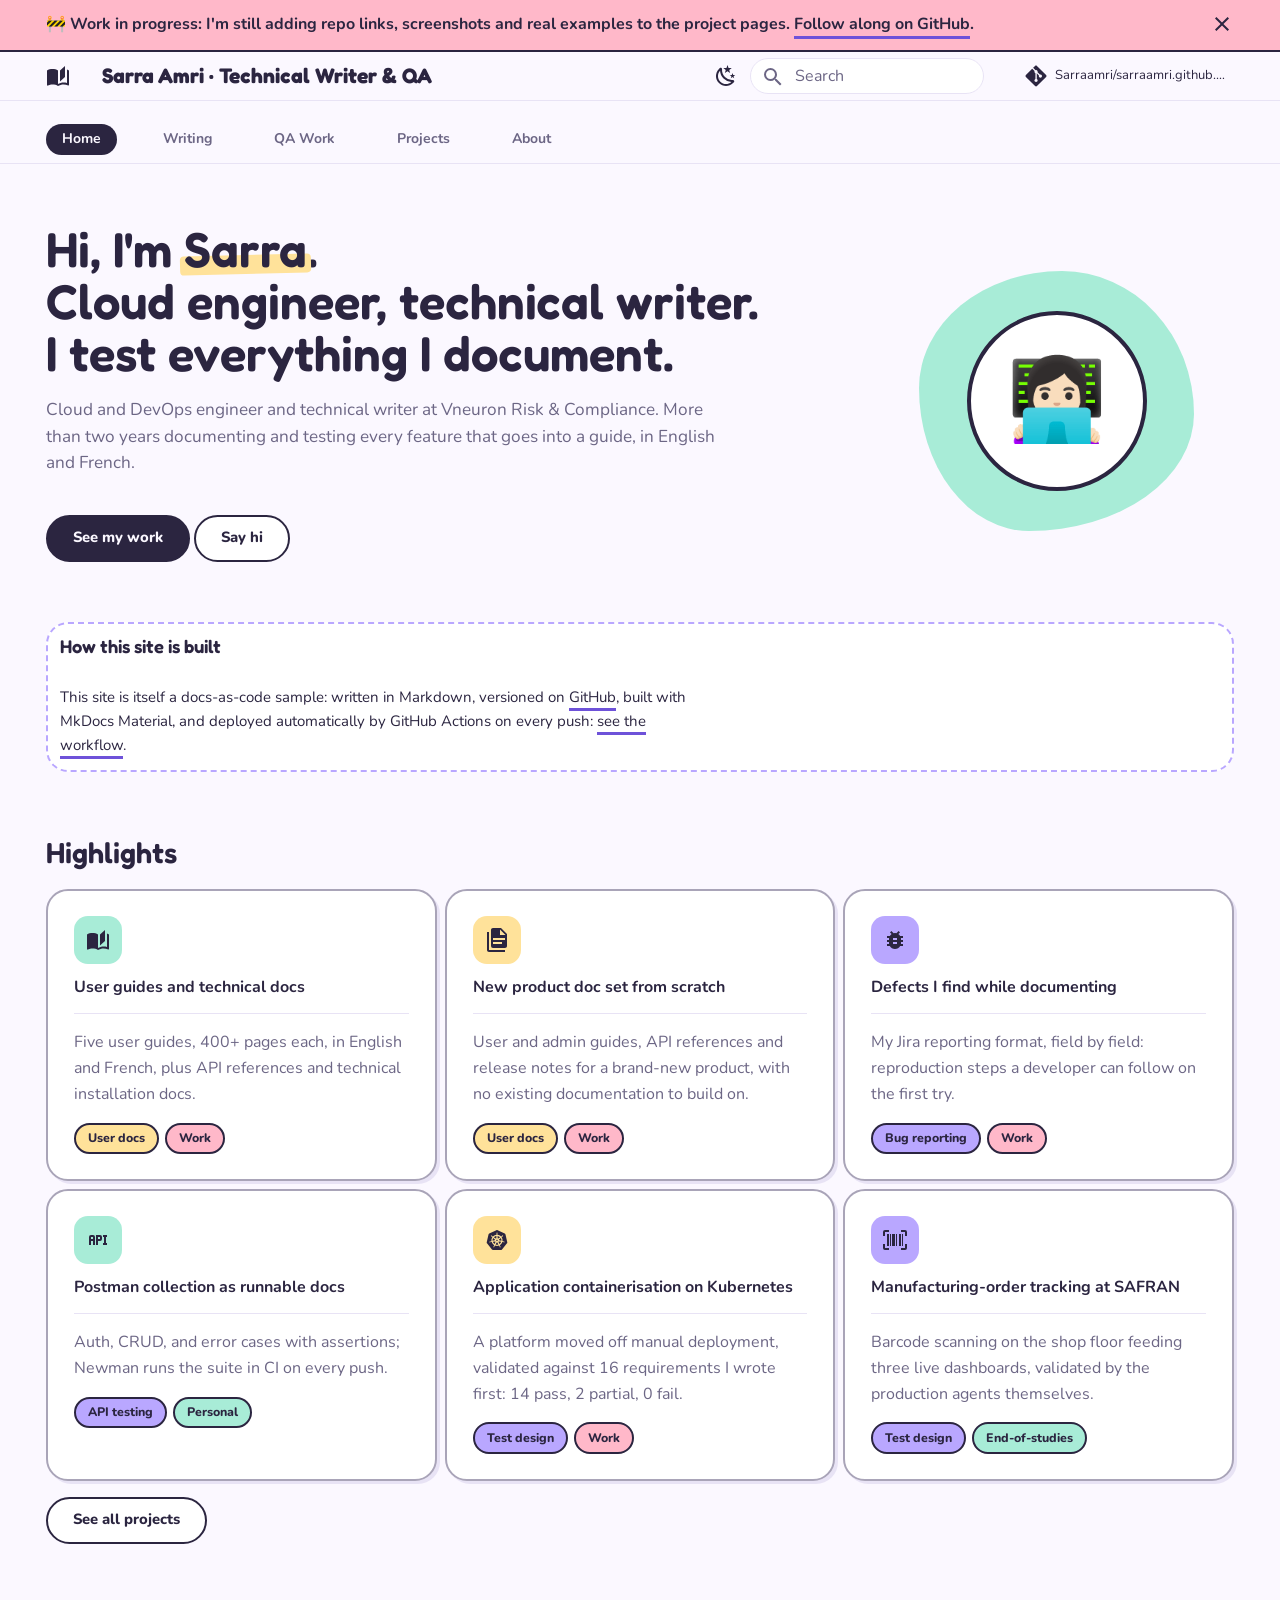
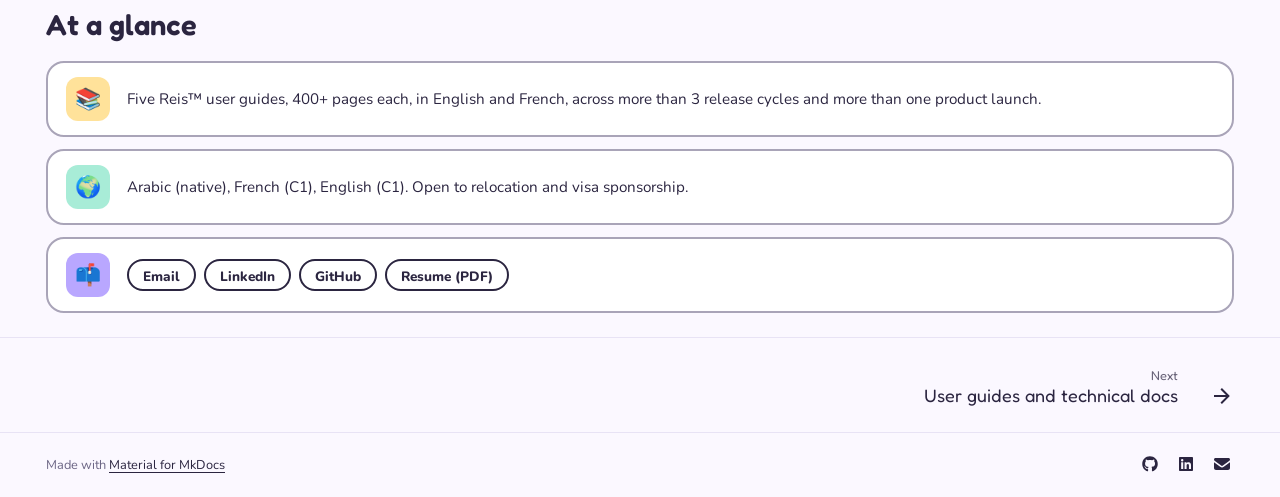
<file: index.html>
<!doctype html>
<html lang="en" class="no-js">
  <head>
    
      <meta charset="utf-8">
      <meta name="viewport" content="width=device-width,initial-scale=1">
      
        <meta name="description" content="Technical Writer at Vneuron · QA in practice. Documentation, testing, docs-as-code.">
      
      
      
        <link rel="canonical" href="https://sarraamri.github.io/">
      
      
      
        <link rel="next" href="writing/reis-user-guides/">
      
      
        
      
      
      <link rel="icon" href="assets/images/favicon.png">
      <meta name="generator" content="mkdocs-1.6.1, mkdocs-material-9.7.7">
    
    
      
        <title>Sarra Amri · Technical Writer & QA</title>
      
    
    
      <link rel="stylesheet" href="assets/stylesheets/main.ec1eaa64.min.css">
      
        
        <link rel="stylesheet" href="assets/stylesheets/palette.ab4e12ef.min.css">
      
      


    
    
      
    
    
      
        
        
        <link rel="preconnect" href="https://fonts.gstatic.com" crossorigin>
        <link rel="stylesheet" href="https://fonts.googleapis.com/css?family=Nunito:300,300i,400,400i,700,700i%7CJetBrains+Mono:400,400i,700,700i&display=fallback">
        <style>:root{--md-text-font:"Nunito";--md-code-font:"JetBrains Mono"}</style>
      
    
    
      <link rel="stylesheet" href="stylesheets/extra.css?v=6">
    
    <script>__md_scope=new URL(".",location),__md_hash=e=>[...e].reduce(((e,_)=>(e<<5)-e+_.charCodeAt(0)),0),__md_get=(e,_=localStorage,t=__md_scope)=>JSON.parse(_.getItem(t.pathname+"."+e)),__md_set=(e,_,t=localStorage,a=__md_scope)=>{try{t.setItem(a.pathname+"."+e,JSON.stringify(_))}catch(e){}}</script>
    
      

    
    
  </head>
  
  
    
    
      
    
    
    
    
    <body dir="ltr" data-md-color-scheme="default" data-md-color-primary="indigo" data-md-color-accent="indigo">
  
    
    <input class="md-toggle" data-md-toggle="drawer" type="checkbox" id="__drawer" autocomplete="off">
    <input class="md-toggle" data-md-toggle="search" type="checkbox" id="__search" autocomplete="off">
    <label class="md-overlay" for="__drawer"></label>
    <div data-md-component="skip">
      
        
        <a href="#hi-im-sarracloud-engineer-technical-writeri-test-everything-i-document" class="md-skip">
          Skip to content
        </a>
      
    </div>
    <div data-md-component="announce">
      
        <aside class="md-banner">
          <div class="md-banner__inner md-grid md-typeset">
            
              <button class="md-banner__button md-icon" aria-label="Don't show this again">
                
                <svg xmlns="http://www.w3.org/2000/svg" viewBox="0 0 24 24"><path d="M19 6.41 17.59 5 12 10.59 6.41 5 5 6.41 10.59 12 5 17.59 6.41 19 12 13.41 17.59 19 19 17.59 13.41 12z"/></svg>
              </button>
            
            
  🚧 <strong>Work in progress</strong>: I'm still adding repo links, screenshots and
  real examples to the project pages.
  <a href="https://github.com/Sarraamri/sarraamri.github.io">Follow along on GitHub</a>.

          </div>
          
            <script>var el=document.querySelector("[data-md-component=announce]");if(el){var content=el.querySelector(".md-typeset");__md_hash(content.innerHTML)===__md_get("__announce")&&(el.hidden=!0)}</script>
          
        </aside>
      
    </div>
    
    
      

<header class="md-header" data-md-component="header">
  <nav class="md-header__inner md-grid" aria-label="Header">
    <a href="." title="Sarra Amri · Technical Writer &amp; QA" class="md-header__button md-logo" aria-label="Sarra Amri · Technical Writer & QA" data-md-component="logo">
      
  
  <svg xmlns="http://www.w3.org/2000/svg" viewBox="0 0 24 24"><path d="m19 2-5 4.5v11l5-4.5zM6.5 5C4.55 5 2.45 5.4 1 6.5v14.66c0 .25.25.5.5.5.1 0 .15-.07.25-.07 1.35-.65 3.3-1.09 4.75-1.09 1.95 0 4.05.4 5.5 1.5 1.35-.85 3.8-1.5 5.5-1.5 1.65 0 3.35.31 4.75 1.06.1.05.15.03.25.03.25 0 .5-.25.5-.5V6.5c-.6-.45-1.25-.75-2-1V19c-1.1-.35-2.3-.5-3.5-.5-1.7 0-4.15.65-5.5 1.5V6.5C10.55 5.4 8.45 5 6.5 5"/></svg>

    </a>
    <label class="md-header__button md-icon" for="__drawer">
      
      <svg xmlns="http://www.w3.org/2000/svg" viewBox="0 0 24 24"><path d="M3 6h18v2H3zm0 5h18v2H3zm0 5h18v2H3z"/></svg>
    </label>
    <div class="md-header__title" data-md-component="header-title">
      <div class="md-header__ellipsis">
        <div class="md-header__topic">
          <span class="md-ellipsis">
            Sarra Amri · Technical Writer & QA
          </span>
        </div>
        <div class="md-header__topic" data-md-component="header-topic">
          <span class="md-ellipsis">
            
              Home
            
          </span>
        </div>
      </div>
    </div>
    
      
        <form class="md-header__option" data-md-component="palette">
  
    
    
    
    <input class="md-option" data-md-color-media="(prefers-color-scheme: light)" data-md-color-scheme="default" data-md-color-primary="indigo" data-md-color-accent="indigo"  aria-label="Switch to dark mode"  type="radio" name="__palette" id="__palette_0">
    
      <label class="md-header__button md-icon" title="Switch to dark mode" for="__palette_1" hidden>
        <svg xmlns="http://www.w3.org/2000/svg" viewBox="0 0 24 24"><path d="m17.75 4.09-2.53 1.94.91 3.06-2.63-1.81-2.63 1.81.91-3.06-2.53-1.94L12.44 4l1.06-3 1.06 3zm3.5 6.91-1.64 1.25.59 1.98-1.7-1.17-1.7 1.17.59-1.98L15.75 11l2.06-.05L18.5 9l.69 1.95zm-2.28 4.95c.83-.08 1.72 1.1 1.19 1.85-.32.45-.66.87-1.08 1.27C15.17 23 8.84 23 4.94 19.07c-3.91-3.9-3.91-10.24 0-14.14.4-.4.82-.76 1.27-1.08.75-.53 1.93.36 1.85 1.19-.27 2.86.69 5.83 2.89 8.02a9.96 9.96 0 0 0 8.02 2.89m-1.64 2.02a12.08 12.08 0 0 1-7.8-3.47c-2.17-2.19-3.33-5-3.49-7.82-2.81 3.14-2.7 7.96.31 10.98 3.02 3.01 7.84 3.12 10.98.31"/></svg>
      </label>
    
  
    
    
    
    <input class="md-option" data-md-color-media="(prefers-color-scheme: dark)" data-md-color-scheme="slate" data-md-color-primary="indigo" data-md-color-accent="indigo"  aria-label="Switch to light mode"  type="radio" name="__palette" id="__palette_1">
    
      <label class="md-header__button md-icon" title="Switch to light mode" for="__palette_0" hidden>
        <svg xmlns="http://www.w3.org/2000/svg" viewBox="0 0 24 24"><path d="M12 7a5 5 0 0 1 5 5 5 5 0 0 1-5 5 5 5 0 0 1-5-5 5 5 0 0 1 5-5m0 2a3 3 0 0 0-3 3 3 3 0 0 0 3 3 3 3 0 0 0 3-3 3 3 0 0 0-3-3m0-7 2.39 3.42C13.65 5.15 12.84 5 12 5s-1.65.15-2.39.42zM3.34 7l4.16-.35A7.2 7.2 0 0 0 5.94 8.5c-.44.74-.69 1.5-.83 2.29zm.02 10 1.76-3.77a7.131 7.131 0 0 0 2.38 4.14zM20.65 7l-1.77 3.79a7.02 7.02 0 0 0-2.38-4.15zm-.01 10-4.14.36c.59-.51 1.12-1.14 1.54-1.86.42-.73.69-1.5.83-2.29zM12 22l-2.41-3.44c.74.27 1.55.44 2.41.44.82 0 1.63-.17 2.37-.44z"/></svg>
      </label>
    
  
</form>
      
    
    
      <script>var palette=__md_get("__palette");if(palette&&palette.color){if("(prefers-color-scheme)"===palette.color.media){var media=matchMedia("(prefers-color-scheme: light)"),input=document.querySelector(media.matches?"[data-md-color-media='(prefers-color-scheme: light)']":"[data-md-color-media='(prefers-color-scheme: dark)']");palette.color.media=input.getAttribute("data-md-color-media"),palette.color.scheme=input.getAttribute("data-md-color-scheme"),palette.color.primary=input.getAttribute("data-md-color-primary"),palette.color.accent=input.getAttribute("data-md-color-accent")}for(var[key,value]of Object.entries(palette.color))document.body.setAttribute("data-md-color-"+key,value)}</script>
    
    
    
      
      
        <label class="md-header__button md-icon" for="__search">
          
          <svg xmlns="http://www.w3.org/2000/svg" viewBox="0 0 24 24"><path d="M9.5 3A6.5 6.5 0 0 1 16 9.5c0 1.61-.59 3.09-1.56 4.23l.27.27h.79l5 5-1.5 1.5-5-5v-.79l-.27-.27A6.52 6.52 0 0 1 9.5 16 6.5 6.5 0 0 1 3 9.5 6.5 6.5 0 0 1 9.5 3m0 2C7 5 5 7 5 9.5S7 14 9.5 14 14 12 14 9.5 12 5 9.5 5"/></svg>
        </label>
        <div class="md-search" data-md-component="search" role="dialog">
  <label class="md-search__overlay" for="__search"></label>
  <div class="md-search__inner" role="search">
    <form class="md-search__form" name="search">
      <input type="text" class="md-search__input" name="query" aria-label="Search" placeholder="Search" autocapitalize="off" autocorrect="off" autocomplete="off" spellcheck="false" data-md-component="search-query" required>
      <label class="md-search__icon md-icon" for="__search">
        
        <svg xmlns="http://www.w3.org/2000/svg" viewBox="0 0 24 24"><path d="M9.5 3A6.5 6.5 0 0 1 16 9.5c0 1.61-.59 3.09-1.56 4.23l.27.27h.79l5 5-1.5 1.5-5-5v-.79l-.27-.27A6.52 6.52 0 0 1 9.5 16 6.5 6.5 0 0 1 3 9.5 6.5 6.5 0 0 1 9.5 3m0 2C7 5 5 7 5 9.5S7 14 9.5 14 14 12 14 9.5 12 5 9.5 5"/></svg>
        
        <svg xmlns="http://www.w3.org/2000/svg" viewBox="0 0 24 24"><path d="M20 11v2H8l5.5 5.5-1.42 1.42L4.16 12l7.92-7.92L13.5 5.5 8 11z"/></svg>
      </label>
      <nav class="md-search__options" aria-label="Search">
        
        <button type="reset" class="md-search__icon md-icon" title="Clear" aria-label="Clear" tabindex="-1">
          
          <svg xmlns="http://www.w3.org/2000/svg" viewBox="0 0 24 24"><path d="M19 6.41 17.59 5 12 10.59 6.41 5 5 6.41 10.59 12 5 17.59 6.41 19 12 13.41 17.59 19 19 17.59 13.41 12z"/></svg>
        </button>
      </nav>
      
        <div class="md-search__suggest" data-md-component="search-suggest"></div>
      
    </form>
    <div class="md-search__output">
      <div class="md-search__scrollwrap" tabindex="0" data-md-scrollfix>
        <div class="md-search-result" data-md-component="search-result">
          <div class="md-search-result__meta">
            Initializing search
          </div>
          <ol class="md-search-result__list" role="presentation"></ol>
        </div>
      </div>
    </div>
  </div>
</div>
      
    
    
      <div class="md-header__source">
        <a href="https://github.com/Sarraamri/sarraamri.github.io" title="Go to repository" class="md-source" data-md-component="source">
  <div class="md-source__icon md-icon">
    
    <svg xmlns="http://www.w3.org/2000/svg" viewBox="0 0 448 512"><!--! Font Awesome Free 7.1.0 by @fontawesome - https://fontawesome.com License - https://fontawesome.com/license/free (Icons: CC BY 4.0, Fonts: SIL OFL 1.1, Code: MIT License) Copyright 2025 Fonticons, Inc.--><path d="M439.6 236.1 244 40.5c-5.4-5.5-12.8-8.5-20.4-8.5s-15 3-20.4 8.4L162.5 81l51.5 51.5c27.1-9.1 52.7 16.8 43.4 43.7l49.7 49.7c34.2-11.8 61.2 31 35.5 56.7-26.5 26.5-70.2-2.9-56-37.3L240.3 199v121.9c25.3 12.5 22.3 41.8 9.1 55-6.4 6.4-15.2 10.1-24.3 10.1s-17.8-3.6-24.3-10.1c-17.6-17.6-11.1-46.9 11.2-56v-123c-20.8-8.5-24.6-30.7-18.6-45L142.6 101 8.5 235.1C3 240.6 0 247.9 0 255.5s3 15 8.5 20.4l195.6 195.7c5.4 5.4 12.7 8.4 20.4 8.4s15-3 20.4-8.4l194.7-194.7c5.4-5.4 8.4-12.8 8.4-20.4s-3-15-8.4-20.4"/></svg>
  </div>
  <div class="md-source__repository">
    Sarraamri/sarraamri.github.io
  </div>
</a>
      </div>
    
  </nav>
  
</header>
    
    <div class="md-container" data-md-component="container">
      
      
        
          
            
<nav class="md-tabs" aria-label="Tabs" data-md-component="tabs">
  <div class="md-grid">
    <ul class="md-tabs__list">
      
        
  
  
  
    
  
  
    <li class="md-tabs__item md-tabs__item--active">
      <a href="." class="md-tabs__link">
        
  
  
    
  
  Home

      </a>
    </li>
  

      
        
  
  
  
  
    
    
      <li class="md-tabs__item">
        <a href="writing/reis-user-guides/" class="md-tabs__link">
          
  
  
    
  
  Writing

        </a>
      </li>
    
  

      
        
  
  
  
  
    
    
      <li class="md-tabs__item">
        <a href="qa/defects/" class="md-tabs__link">
          
  
  
    
  
  QA Work

        </a>
      </li>
    
  

      
        
  
  
  
  
    
    
      <li class="md-tabs__item">
        <a href="projects/" class="md-tabs__link">
          
  
  
    
  
  Projects

        </a>
      </li>
    
  

      
        
  
  
  
  
    <li class="md-tabs__item">
      <a href="about/" class="md-tabs__link">
        
  
  
    
  
  About

      </a>
    </li>
  

      
    </ul>
  </div>
</nav>
          
        
      
      <main class="md-main" data-md-component="main">
        <div class="md-main__inner md-grid">
          
            
              
                
              
              <div class="md-sidebar md-sidebar--primary" data-md-component="sidebar" data-md-type="navigation" hidden>
                <div class="md-sidebar__scrollwrap">
                  <div class="md-sidebar__inner">
                    


  


<nav class="md-nav md-nav--primary md-nav--lifted" aria-label="Navigation" data-md-level="0">
  <label class="md-nav__title" for="__drawer">
    <a href="." title="Sarra Amri · Technical Writer &amp; QA" class="md-nav__button md-logo" aria-label="Sarra Amri · Technical Writer & QA" data-md-component="logo">
      
  
  <svg xmlns="http://www.w3.org/2000/svg" viewBox="0 0 24 24"><path d="m19 2-5 4.5v11l5-4.5zM6.5 5C4.55 5 2.45 5.4 1 6.5v14.66c0 .25.25.5.5.5.1 0 .15-.07.25-.07 1.35-.65 3.3-1.09 4.75-1.09 1.95 0 4.05.4 5.5 1.5 1.35-.85 3.8-1.5 5.5-1.5 1.65 0 3.35.31 4.75 1.06.1.05.15.03.25.03.25 0 .5-.25.5-.5V6.5c-.6-.45-1.25-.75-2-1V19c-1.1-.35-2.3-.5-3.5-.5-1.7 0-4.15.65-5.5 1.5V6.5C10.55 5.4 8.45 5 6.5 5"/></svg>

    </a>
    Sarra Amri · Technical Writer & QA
  </label>
  
    <div class="md-nav__source">
      <a href="https://github.com/Sarraamri/sarraamri.github.io" title="Go to repository" class="md-source" data-md-component="source">
  <div class="md-source__icon md-icon">
    
    <svg xmlns="http://www.w3.org/2000/svg" viewBox="0 0 448 512"><!--! Font Awesome Free 7.1.0 by @fontawesome - https://fontawesome.com License - https://fontawesome.com/license/free (Icons: CC BY 4.0, Fonts: SIL OFL 1.1, Code: MIT License) Copyright 2025 Fonticons, Inc.--><path d="M439.6 236.1 244 40.5c-5.4-5.5-12.8-8.5-20.4-8.5s-15 3-20.4 8.4L162.5 81l51.5 51.5c27.1-9.1 52.7 16.8 43.4 43.7l49.7 49.7c34.2-11.8 61.2 31 35.5 56.7-26.5 26.5-70.2-2.9-56-37.3L240.3 199v121.9c25.3 12.5 22.3 41.8 9.1 55-6.4 6.4-15.2 10.1-24.3 10.1s-17.8-3.6-24.3-10.1c-17.6-17.6-11.1-46.9 11.2-56v-123c-20.8-8.5-24.6-30.7-18.6-45L142.6 101 8.5 235.1C3 240.6 0 247.9 0 255.5s3 15 8.5 20.4l195.6 195.7c5.4 5.4 12.7 8.4 20.4 8.4s15-3 20.4-8.4l194.7-194.7c5.4-5.4 8.4-12.8 8.4-20.4s-3-15-8.4-20.4"/></svg>
  </div>
  <div class="md-source__repository">
    Sarraamri/sarraamri.github.io
  </div>
</a>
    </div>
  
  <ul class="md-nav__list" data-md-scrollfix>
    
      
      
  
  
    
  
  
  
    <li class="md-nav__item md-nav__item--active">
      
      <input class="md-nav__toggle md-toggle" type="checkbox" id="__toc">
      
      
        
      
      
        <label class="md-nav__link md-nav__link--active" for="__toc">
          
  
  
  <span class="md-ellipsis">
    
  
    Home
  

    
  </span>
  
  

          <span class="md-nav__icon md-icon"></span>
        </label>
      
      <a href="." class="md-nav__link md-nav__link--active">
        
  
  
  <span class="md-ellipsis">
    
  
    Home
  

    
  </span>
  
  

      </a>
      
        

<nav class="md-nav md-nav--secondary" aria-label="Table of contents">
  
  
  
    
  
  
    <label class="md-nav__title" for="__toc">
      <span class="md-nav__icon md-icon"></span>
      Table of contents
    </label>
    <ul class="md-nav__list" data-md-component="toc" data-md-scrollfix>
      
        <li class="md-nav__item">
  <a href="#highlights" class="md-nav__link">
    <span class="md-ellipsis">
      
        Highlights
      
    </span>
  </a>
  
</li>
      
        <li class="md-nav__item">
  <a href="#at-a-glance" class="md-nav__link">
    <span class="md-ellipsis">
      
        At a glance
      
    </span>
  </a>
  
</li>
      
    </ul>
  
</nav>
      
    </li>
  

    
      
      
  
  
  
  
    
    
      
        
      
        
      
        
      
    
    
    
      
      
        
      
    
    
    <li class="md-nav__item md-nav__item--nested">
      
        
        
        <input class="md-nav__toggle md-toggle " type="checkbox" id="__nav_2" >
        
          
          <label class="md-nav__link" for="__nav_2" id="__nav_2_label" tabindex="0">
            
  
  
  <span class="md-ellipsis">
    
  
    Writing
  

    
  </span>
  
  

            <span class="md-nav__icon md-icon"></span>
          </label>
        
        <nav class="md-nav" data-md-level="1" aria-labelledby="__nav_2_label" aria-expanded="false">
          <label class="md-nav__title" for="__nav_2">
            <span class="md-nav__icon md-icon"></span>
            
  
    Writing
  

          </label>
          <ul class="md-nav__list" data-md-scrollfix>
            
              
                
  
  
  
  
    <li class="md-nav__item">
      <a href="writing/reis-user-guides/" class="md-nav__link">
        
  
  
  <span class="md-ellipsis">
    
  
    User guides and technical docs
  

    
  </span>
  
  

      </a>
    </li>
  

              
            
              
                
  
  
  
  
    <li class="md-nav__item">
      <a href="writing/tbml-doc-set/" class="md-nav__link">
        
  
  
  <span class="md-ellipsis">
    
  
    New product doc set from scratch
  

    
  </span>
  
  

      </a>
    </li>
  

              
            
              
                
  
  
  
  
    <li class="md-nav__item">
      <a href="writing/docs-qa-checklist/" class="md-nav__link">
        
  
  
  <span class="md-ellipsis">
    
  
    Docs QA checklist
  

    
  </span>
  
  

      </a>
    </li>
  

              
            
          </ul>
        </nav>
      
    </li>
  

    
      
      
  
  
  
  
    
    
      
        
      
        
      
        
      
    
    
    
      
      
        
      
    
    
    <li class="md-nav__item md-nav__item--nested">
      
        
        
        <input class="md-nav__toggle md-toggle " type="checkbox" id="__nav_3" >
        
          
          <label class="md-nav__link" for="__nav_3" id="__nav_3_label" tabindex="0">
            
  
  
  <span class="md-ellipsis">
    
  
    QA Work
  

    
  </span>
  
  

            <span class="md-nav__icon md-icon"></span>
          </label>
        
        <nav class="md-nav" data-md-level="1" aria-labelledby="__nav_3_label" aria-expanded="false">
          <label class="md-nav__title" for="__nav_3">
            <span class="md-nav__icon md-icon"></span>
            
  
    QA Work
  

          </label>
          <ul class="md-nav__list" data-md-scrollfix>
            
              
                
  
  
  
  
    <li class="md-nav__item">
      <a href="qa/defects/" class="md-nav__link">
        
  
  
  <span class="md-ellipsis">
    
  
    Defects I find while documenting
  

    
  </span>
  
  

      </a>
    </li>
  

              
            
              
                
  
  
  
  
    <li class="md-nav__item">
      <a href="qa/postman-ci/" class="md-nav__link">
        
  
  
  <span class="md-ellipsis">
    
  
    Postman collection in CI
  

    
  </span>
  
  

      </a>
    </li>
  

              
            
              
                
  
  
  
  
    <li class="md-nav__item">
      <a href="qa/test-scenarios/" class="md-nav__link">
        
  
  
  <span class="md-ellipsis">
    
  
    Test scenarios for a new product
  

    
  </span>
  
  

      </a>
    </li>
  

              
            
          </ul>
        </nav>
      
    </li>
  

    
      
      
  
  
  
  
    
    
      
        
          
        
      
        
      
        
      
        
      
        
      
    
    
    
      
      
        
      
    
    
    <li class="md-nav__item md-nav__item--nested">
      
        
        
        <input class="md-nav__toggle md-toggle " type="checkbox" id="__nav_4" >
        
          
          <div class="md-nav__link md-nav__container">
            <a href="projects/" class="md-nav__link ">
              
  
  
  <span class="md-ellipsis">
    
  
    Projects
  

    
  </span>
  
  

            </a>
            
              
              <label class="md-nav__link " for="__nav_4" id="__nav_4_label" tabindex="0">
                <span class="md-nav__icon md-icon"></span>
              </label>
            
          </div>
        
        <nav class="md-nav" data-md-level="1" aria-labelledby="__nav_4_label" aria-expanded="false">
          <label class="md-nav__title" for="__nav_4">
            <span class="md-nav__icon md-icon"></span>
            
  
    Projects
  

          </label>
          <ul class="md-nav__list" data-md-scrollfix>
            
              
            
              
                
  
  
  
  
    <li class="md-nav__item">
      <a href="projects/reis-kubernetes/" class="md-nav__link">
        
  
  
  <span class="md-ellipsis">
    
  
    Application containerisation
  

    
  </span>
  
  

      </a>
    </li>
  

              
            
              
                
  
  
  
  
    <li class="md-nav__item">
      <a href="projects/safran-manufacturing/" class="md-nav__link">
        
  
  
  <span class="md-ellipsis">
    
  
    Manufacturing-order tracking at SAFRAN
  

    
  </span>
  
  

      </a>
    </li>
  

              
            
              
                
  
  
  
  
    <li class="md-nav__item">
      <a href="projects/terraform-docs/" class="md-nav__link">
        
  
  
  <span class="md-ellipsis">
    
  
    Terraform auto-generated docs
  

    
  </span>
  
  

      </a>
    </li>
  

              
            
              
                
  
  
  
  
    <li class="md-nav__item">
      <a href="projects/frontend/" class="md-nav__link">
        
  
  
  <span class="md-ellipsis">
    
  
    Front-end projects
  

    
  </span>
  
  

      </a>
    </li>
  

              
            
          </ul>
        </nav>
      
    </li>
  

    
      
      
  
  
  
  
    <li class="md-nav__item">
      <a href="about/" class="md-nav__link">
        
  
  
  <span class="md-ellipsis">
    
  
    About
  

    
  </span>
  
  

      </a>
    </li>
  

    
  </ul>
</nav>
                  </div>
                </div>
              </div>
            
            
              
                
              
              <div class="md-sidebar md-sidebar--secondary" data-md-component="sidebar" data-md-type="toc" hidden>
                <div class="md-sidebar__scrollwrap">
                  <div class="md-sidebar__inner">
                    

<nav class="md-nav md-nav--secondary" aria-label="Table of contents">
  
  
  
    
  
  
    <label class="md-nav__title" for="__toc">
      <span class="md-nav__icon md-icon"></span>
      Table of contents
    </label>
    <ul class="md-nav__list" data-md-component="toc" data-md-scrollfix>
      
        <li class="md-nav__item">
  <a href="#highlights" class="md-nav__link">
    <span class="md-ellipsis">
      
        Highlights
      
    </span>
  </a>
  
</li>
      
        <li class="md-nav__item">
  <a href="#at-a-glance" class="md-nav__link">
    <span class="md-ellipsis">
      
        At a glance
      
    </span>
  </a>
  
</li>
      
    </ul>
  
</nav>
                  </div>
                </div>
              </div>
            
          
          
            <div class="md-content" data-md-component="content">
              
              <article class="md-content__inner md-typeset">
                
                  
  



  
  


<div class="sa-hero">
<div>
<h1 id="hi-im-sarracloud-engineer-technical-writeri-test-everything-i-document">Hi, I'm <span class="sa-mark">Sarra</span>.<br>Cloud engineer, technical writer.<br>I test everything I document.</h1>
<p class="sa-sub">Cloud and DevOps engineer and technical writer at Vneuron Risk &amp; Compliance.
More than two years documenting and testing every feature that goes into a guide, in English
and French.</p>
<div class="sa-hero-buttons">
<p><a class="md-button md-button--primary" href="projects/">See my work</a>
<a class="md-button" href="mailto:sarraamri2508@gmail.com">Say hi</a></p>
</div>
</div>
<div class="sa-blob-wrap">
<div class="sa-blob"></div>
  
<!-- TODO (Sarra): drop your headshot in docs/assets/ and swap the emoji for
       <img src="assets/sarra.jpg" alt="Sarra Amri"> -->


  <div class="sa-portrait">👩🏻‍💻</div>
</div>
</div>
<div class="admonition sticker">
<p class="admonition-title">How this site is built</p>
<p>This site is itself a docs-as-code sample: written in Markdown, versioned on
<a href="https://github.com/Sarraamri/sarraamri.github.io">GitHub</a>, built with MkDocs Material, and
deployed automatically by GitHub Actions on every push:
<a href="https://github.com/Sarraamri/sarraamri.github.io/blob/main/.github/workflows/deploy.yml">see the workflow</a>.</p>
</div>
<h2 id="highlights">Highlights</h2>
<div class="grid cards">
<ul>
<li>
<p><span class="twemoji lg middle"><svg xmlns="http://www.w3.org/2000/svg" viewBox="0 0 24 24"><path d="m19 2-5 4.5v11l5-4.5zM6.5 5C4.55 5 2.45 5.4 1 6.5v14.66c0 .25.25.5.5.5.1 0 .15-.07.25-.07 1.35-.65 3.3-1.09 4.75-1.09 1.95 0 4.05.4 5.5 1.5 1.35-.85 3.8-1.5 5.5-1.5 1.65 0 3.35.31 4.75 1.06.1.05.15.03.25.03.25 0 .5-.25.5-.5V6.5c-.6-.45-1.25-.75-2-1V19c-1.1-.35-2.3-.5-3.5-.5-1.7 0-4.15.65-5.5 1.5V6.5C10.55 5.4 8.45 5 6.5 5"/></svg></span> <strong><a href="writing/reis-user-guides/">User guides and technical docs</a></strong></p>
<hr />
<p>Five user guides, 400+ pages each, in English and French, plus API references and technical
installation docs.</p>
<p><span class="badge b-doc">User docs</span><span class="badge b-work">Work</span></p>
</li>
<li>
<p><span class="twemoji lg middle"><svg xmlns="http://www.w3.org/2000/svg" viewBox="0 0 24 24"><path d="M4 4v18h16v2H4c-1.1 0-2-.9-2-2V4zm11 3h5.5L15 1.5zM8 0h8l6 6v12c0 1.11-.89 2-2 2H8a2 2 0 0 1-2-2V2c0-1.11.89-2 2-2m9 16v-2H8v2zm3-4v-2H8v2z"/></svg></span> <strong><a href="writing/tbml-doc-set/">New product doc set from scratch</a></strong></p>
<hr />
<p>User and admin guides, API references and release notes for a brand-new product, with no
existing documentation to build on.</p>
<p><span class="badge b-doc">User docs</span><span class="badge b-work">Work</span></p>
</li>
<li>
<p><span class="twemoji lg middle"><svg xmlns="http://www.w3.org/2000/svg" viewBox="0 0 24 24"><path d="M14 12h-4v-2h4m0 6h-4v-2h4m6-6h-2.81a6 6 0 0 0-1.82-1.96L17 4.41 15.59 3l-2.17 2.17a6 6 0 0 0-2.83 0L8.41 3 7 4.41l1.62 1.63C7.88 6.55 7.26 7.22 6.81 8H4v2h2.09c-.05.33-.09.66-.09 1v1H4v2h2v1c0 .34.04.67.09 1H4v2h2.81c1.04 1.79 2.97 3 5.19 3s4.15-1.21 5.19-3H20v-2h-2.09c.05-.33.09-.66.09-1v-1h2v-2h-2v-1c0-.34-.04-.67-.09-1H20z"/></svg></span> <strong><a href="qa/defects/">Defects I find while documenting</a></strong></p>
<hr />
<p>My Jira reporting format, field by field: reproduction steps a developer
can follow on the first try.</p>
<p><span class="badge b-qa">Bug reporting</span><span class="badge b-work">Work</span></p>
</li>
<li>
<p><span class="twemoji lg middle"><svg xmlns="http://www.w3.org/2000/svg" viewBox="0 0 24 24"><path d="M7 7H5a2 2 0 0 0-2 2v8h2v-4h2v4h2V9a2 2 0 0 0-2-2m0 4H5V9h2m7-2h-4v10h2v-4h2a2 2 0 0 0 2-2V9a2 2 0 0 0-2-2m0 4h-2V9h2m6 0v6h1v2h-4v-2h1V9h-1V7h4v2Z"/></svg></span> <strong><a href="qa/postman-ci/">Postman collection as runnable docs</a></strong></p>
<hr />
<p>Auth, CRUD, and error cases with assertions; Newman runs the suite in CI on every push.</p>
<p><span class="badge b-qa">API testing</span><span class="badge b-perso">Personal</span></p>
</li>
<li>
<p><span class="twemoji lg middle"><svg xmlns="http://www.w3.org/2000/svg" viewBox="0 0 24 24"><path d="M13.95 13.5h-.23c-.18.11-.26.32-.18.5l.86 2.11c.83-.53 1.46-1.32 1.79-2.25l-2.23-.36zm-3.45.29a.415.415 0 0 0-.38-.29h-.08l-2.22.37c.33.92.96 1.7 1.79 2.23l.85-2.07V14c.04-.05.04-.14.04-.21m1.83.81a.38.38 0 0 0-.51-.15c-.07.05-.12.08-.15.15h-.01l-1.09 1.97c.78.26 1.62.31 2.43.12.14-.03.29-.07.43-.12l-1.09-1.97zm3.45-4.57L14.1 11.5l.01.03a.37.37 0 0 0-.04.53q.075.09.18.12l.01.01 2.17.62c.07-.97-.14-1.95-.65-2.78m-3.11.16c.01.21.18.37.39.36.08 0 .15-.02.21-.05h.01l1.83-1.31a4.45 4.45 0 0 0-2.57-1.24zm-1.94.31c.17.11.4.08.52-.09.05-.06.07-.13.08-.21h.01l.12-2.25c-.15.02-.3.05-.46.08-.8.18-1.54.58-2.12 1.16l1.84 1.31zm-.99 1.69c.2-.05.32-.26.26-.46 0-.08-.05-.14-.11-.19v-.01L8.21 10c-.52.86-.74 1.84-.63 2.82l2.16-.62zm1.64.66.62.3.62-.3.15-.67-.43-.53h-.69l-.43.53zm10.89 1.32L20.5 6.5c-.09-.42-.37-.76-.74-.94l-7.17-3.43c-.37-.17-.81-.17-1.19 0L4.24 5.56c-.37.18-.65.52-.74.94l-1.77 7.67c-.05.2-.05.4 0 .59.01.06.03.12.05.18.03.09.08.19.13.27.03.04.05.08.09.11l4.95 6.18c.02 0 .05.04.05.06.1.09.19.16.28.22.12.08.26.14.4.17.11.05.23.05.32.05h8.12c.07 0 .14-.03.2-.05.05-.01.1-.03.14-.04.04-.02.07-.03.11-.05.05-.02.1-.05.15-.08.12-.08.23-.18.33-.28l.15-.2 4.8-5.98c.1-.12.17-.25.22-.38.02-.06.04-.12.05-.18.05-.19.05-.4 0-.59m-7.43 2.99c.02.06.04.12.07.17-.04.08-.06.17-.03.26.12.24.23.46.38.68.08.11.16.23.24.34 0 .03.03.08.04.12.12.2.06.46-.15.59s-.47.05-.59-.15c-.01-.03-.02-.05-.03-.08-.02-.03-.04-.09-.06-.09-.05-.15-.09-.28-.12-.41-.09-.25-.17-.49-.3-.72a.38.38 0 0 0-.21-.14l-.08-.16c-1.29.48-2.7.48-3.97-.01l-.1.18c-.07.01-.14.04-.19.09-.14.24-.24.49-.33.77-.03.13-.07.26-.12.4-.02 0-.04.07-.06.1a.43.43 0 0 1-.81-.29c.01-.03.03-.05.04-.08.04-.03.04-.08.04-.11.09-.12.16-.23.24-.35.16-.21.29-.45.39-.69a.54.54 0 0 0-.03-.25l.07-.18a5.6 5.6 0 0 1-2.47-3.09l-.2.03a.4.4 0 0 0-.23-.09c-.27.05-.51.13-.77.22-.11.06-.24.11-.37.15-.03.01-.07.02-.13.03a.44.44 0 0 1-.54-.27c-.07-.23.04-.47.28-.55.02 0 .05-.01.08-.01v-.01h.01l.11-.02c.14-.04.28-.04.41-.04.26 0 .52-.06.77-.12.08-.05.14-.11.19-.19l.19-.05c-.21-1.36.1-2.73.86-3.87l-.14-.12c0-.09-.03-.18-.08-.25-.2-.17-.41-.32-.64-.45q-.18-.09-.36-.21c-.02-.02-.06-.05-.08-.07l-.01-.01c-.2-.16-.25-.42-.11-.63.09-.1.21-.15.35-.15q.165.015.3.12l.09.07c.1.09.19.2.28.3.18.19.37.37.58.52.08.04.17.05.26.03l.15.11c.75-.8 1.73-1.36 2.8-1.6.25-.06.52-.1.78-.12l.01-.18a.45.45 0 0 0 .14-.23c.01-.26-.01-.52-.05-.77-.03-.13-.05-.27-.06-.41V5.1c-.02-.24.15-.45.39-.48s.44.15.47.38v.22c-.01.14-.03.28-.06.41-.04.25-.06.51-.05.77.02.1.07.17.14.22l.01.19c1.36.12 2.62.73 3.56 1.72l.16-.12c.09.02.18.01.26-.03.21-.15.41-.33.58-.52.09-.1.18-.2.28-.3.03-.02.07-.06.1-.06.17-.18.44-.18.59 0 .19.16.18.43 0 .6 0 .02-.03.04-.06.06a2.495 2.495 0 0 1-.44.28c-.23.13-.45.28-.64.45-.06.07-.09.15-.08.24l-.16.14a5.44 5.44 0 0 1 .88 3.86l.19.05c.04.08.11.14.19.18.25.07.51.11.77.14h.41c.03.03.08.04.12.05.24.03.4.25.37.49-.05.23-.24.4-.48.37-.03-.01-.07-.01-.07-.02v-.01c-.06 0-.1-.01-.14-.02q-.195-.06-.36-.15c-.26-.1-.5-.17-.77-.21-.09 0-.17 0-.23.08-.07-.01-.13-.02-.19-.03-.41 1.31-1.31 2.41-2.47 3.11"/></svg></span> <strong><a href="projects/reis-kubernetes/">Application containerisation on Kubernetes</a></strong></p>
<hr />
<p>A platform moved off manual deployment, validated against 16 requirements I wrote first:
14 pass, 2 partial, 0 fail.</p>
<p><span class="badge b-qa">Test design</span><span class="badge b-work">Work</span></p>
</li>
<li>
<p><span class="twemoji lg middle"><svg xmlns="http://www.w3.org/2000/svg" viewBox="0 0 24 24"><path d="M4 6h2v12H4zm3 0h1v12H7zm2 0h3v12H9zm4 0h1v12h-1zm3 0h2v12h-2zm3 0h1v12h-1zM2 4v4H0V4a2 2 0 0 1 2-2h4v2zm20-2a2 2 0 0 1 2 2v4h-2V4h-4V2zM2 16v4h4v2H2a2 2 0 0 1-2-2v-4zm20 4v-4h2v4a2 2 0 0 1-2 2h-4v-2z"/></svg></span> <strong><a href="projects/safran-manufacturing/">Manufacturing-order tracking at SAFRAN</a></strong></p>
<hr />
<p>Barcode scanning on the shop floor feeding three live dashboards, validated by the production
agents themselves.</p>
<p><span class="badge b-qa">Test design</span><span class="badge b-perso">End-of-studies</span></p>
</li>
</ul>
</div>
<p><a class="md-button" href="projects/">See all projects</a></p>
<h2 id="at-a-glance">At a glance</h2>
<div class="sa-rows">
<div class="sa-row">
<span class="sa-icon">📚</span>
<span>Five Reis™ user guides, 400+ pages each, in English and French, across more than 3 release cycles and more than one product launch.</span>
</div>
<div class="sa-row">
<span class="sa-icon">🌍</span>
<span>Arabic (native), French (C1), English (C1). Open to relocation and visa sponsorship.</span>
</div>
<div class="sa-row">
<span class="sa-icon">📫</span>
<span class="sa-pills">
<a class="sa-pill" href="mailto:sarraamri2508@gmail.com">Email</a>
<a class="sa-pill" href="https://linkedin.com/in/sarra-amri-019902217">LinkedIn</a>
<a class="sa-pill" href="https://github.com/Sarraamri">GitHub</a>
<a class="sa-pill" href="assets/Sarra_Amri.pdf">Resume (PDF)</a>
</span>
</div>
</div>







  
  




  



                
              </article>
            </div>
          
          
<script>var target=document.getElementById(location.hash.slice(1));target&&target.name&&(target.checked=target.name.startsWith("__tabbed_"))</script>
        </div>
        
          <button type="button" class="md-top md-icon" data-md-component="top" hidden>
  
  <svg xmlns="http://www.w3.org/2000/svg" viewBox="0 0 24 24"><path d="M13 20h-2V8l-5.5 5.5-1.42-1.42L12 4.16l7.92 7.92-1.42 1.42L13 8z"/></svg>
  Back to top
</button>
        
      </main>
      
        <footer class="md-footer">
  
    
      
        
      
      <nav class="md-footer__inner md-grid" aria-label="Footer" >
        
        
          
          <a href="writing/reis-user-guides/" class="md-footer__link md-footer__link--next" aria-label="Next: User guides and technical docs">
            <div class="md-footer__title">
              <span class="md-footer__direction">
                Next
              </span>
              <div class="md-ellipsis">
                User guides and technical docs
              </div>
            </div>
            <div class="md-footer__button md-icon">
              
              <svg xmlns="http://www.w3.org/2000/svg" viewBox="0 0 24 24"><path d="M4 11v2h12l-5.5 5.5 1.42 1.42L19.84 12l-7.92-7.92L10.5 5.5 16 11z"/></svg>
            </div>
          </a>
        
      </nav>
    
  
  <div class="md-footer-meta md-typeset">
    <div class="md-footer-meta__inner md-grid">
      <div class="md-copyright">
  
  
    Made with
    <a href="https://squidfunk.github.io/mkdocs-material/" target="_blank" rel="noopener">
      Material for MkDocs
    </a>
  
</div>
      
        
<div class="md-social">
  
    
    
    
    
      
      
    
    <a href="https://github.com/Sarraamri" target="_blank" rel="noopener" title="github.com" class="md-social__link">
      <svg xmlns="http://www.w3.org/2000/svg" viewBox="0 0 512 512"><!--! Font Awesome Free 7.1.0 by @fontawesome - https://fontawesome.com License - https://fontawesome.com/license/free (Icons: CC BY 4.0, Fonts: SIL OFL 1.1, Code: MIT License) Copyright 2025 Fonticons, Inc.--><path d="M173.9 397.4c0 2-2.3 3.6-5.2 3.6-3.3.3-5.6-1.3-5.6-3.6 0-2 2.3-3.6 5.2-3.6 3-.3 5.6 1.3 5.6 3.6m-31.1-4.5c-.7 2 1.3 4.3 4.3 4.9 2.6 1 5.6 0 6.2-2s-1.3-4.3-4.3-5.2c-2.6-.7-5.5.3-6.2 2.3m44.2-1.7c-2.9.7-4.9 2.6-4.6 4.9.3 2 2.9 3.3 5.9 2.6 2.9-.7 4.9-2.6 4.6-4.6-.3-1.9-3-3.2-5.9-2.9M252.8 8C114.1 8 8 113.3 8 252c0 110.9 69.8 205.8 169.5 239.2 12.8 2.3 17.3-5.6 17.3-12.1 0-6.2-.3-40.4-.3-61.4 0 0-70 15-84.7-29.8 0 0-11.4-29.1-27.8-36.6 0 0-22.9-15.7 1.6-15.4 0 0 24.9 2 38.6 25.8 21.9 38.6 58.6 27.5 72.9 20.9 2.3-16 8.8-27.1 16-33.7-55.9-6.2-112.3-14.3-112.3-110.5 0-27.5 7.6-41.3 23.6-58.9-2.6-6.5-11.1-33.3 2.6-67.9 20.9-6.5 69 27 69 27 20-5.6 41.5-8.5 62.8-8.5s42.8 2.9 62.8 8.5c0 0 48.1-33.6 69-27 13.7 34.7 5.2 61.4 2.6 67.9 16 17.7 25.8 31.5 25.8 58.9 0 96.5-58.9 104.2-114.8 110.5 9.2 7.9 17 22.9 17 46.4 0 33.7-.3 75.4-.3 83.6 0 6.5 4.6 14.4 17.3 12.1C436.2 457.8 504 362.9 504 252 504 113.3 391.5 8 252.8 8M105.2 352.9c-1.3 1-1 3.3.7 5.2 1.6 1.6 3.9 2.3 5.2 1 1.3-1 1-3.3-.7-5.2-1.6-1.6-3.9-2.3-5.2-1m-10.8-8.1c-.7 1.3.3 2.9 2.3 3.9 1.6 1 3.6.7 4.3-.7.7-1.3-.3-2.9-2.3-3.9-2-.6-3.6-.3-4.3.7m32.4 35.6c-1.6 1.3-1 4.3 1.3 6.2 2.3 2.3 5.2 2.6 6.5 1 1.3-1.3.7-4.3-1.3-6.2-2.2-2.3-5.2-2.6-6.5-1m-11.4-14.7c-1.6 1-1.6 3.6 0 5.9s4.3 3.3 5.6 2.3c1.6-1.3 1.6-3.9 0-6.2-1.4-2.3-4-3.3-5.6-2"/></svg>
    </a>
  
    
    
    
    
      
      
    
    <a href="https://linkedin.com/in/sarra-amri-019902217" target="_blank" rel="noopener" title="linkedin.com" class="md-social__link">
      <svg xmlns="http://www.w3.org/2000/svg" viewBox="0 0 448 512"><!--! Font Awesome Free 7.1.0 by @fontawesome - https://fontawesome.com License - https://fontawesome.com/license/free (Icons: CC BY 4.0, Fonts: SIL OFL 1.1, Code: MIT License) Copyright 2025 Fonticons, Inc.--><path d="M416 32H31.9C14.3 32 0 46.5 0 64.3v383.4C0 465.5 14.3 480 31.9 480H416c17.6 0 32-14.5 32-32.3V64.3c0-17.8-14.4-32.3-32-32.3M135.4 416H69V202.2h66.5V416zM102.2 96a38.5 38.5 0 1 1 0 77 38.5 38.5 0 1 1 0-77m282.1 320h-66.4V312c0-24.8-.5-56.7-34.5-56.7-34.6 0-39.9 27-39.9 54.9V416h-66.4V202.2h63.7v29.2h.9c8.9-16.8 30.6-34.5 62.9-34.5 67.2 0 79.7 44.3 79.7 101.9z"/></svg>
    </a>
  
    
    
    
    
    <a href="mailto:sarraamri2508@gmail.com" target="_blank" rel="noopener" title="" class="md-social__link">
      <svg xmlns="http://www.w3.org/2000/svg" viewBox="0 0 512 512"><!--! Font Awesome Free 7.1.0 by @fontawesome - https://fontawesome.com License - https://fontawesome.com/license/free (Icons: CC BY 4.0, Fonts: SIL OFL 1.1, Code: MIT License) Copyright 2025 Fonticons, Inc.--><path d="M48 64C21.5 64 0 85.5 0 112c0 15.1 7.1 29.3 19.2 38.4l208 156a48 48 0 0 0 57.6 0l208-156c12.1-9.1 19.2-23.3 19.2-38.4 0-26.5-21.5-48-48-48zM0 196v188c0 35.3 28.7 64 64 64h384c35.3 0 64-28.7 64-64V196L313.6 344.8c-34.1 25.6-81.1 25.6-115.2 0z"/></svg>
    </a>
  
</div>
      
    </div>
  </div>
</footer>
      
    </div>
    <div class="md-dialog" data-md-component="dialog">
      <div class="md-dialog__inner md-typeset"></div>
    </div>
    
      <div class="md-progress" data-md-component="progress" role="progressbar"></div>
    
    
    
      
      
      <script id="__config" type="application/json">{"annotate": null, "base": ".", "features": ["announce.dismiss", "navigation.indexes", "navigation.instant", "navigation.instant.progress", "toc.follow", "navigation.tabs", "navigation.sections", "navigation.top", "navigation.footer", "search.suggest", "search.highlight", "content.code.copy"], "search": "assets/javascripts/workers/search.2c215733.min.js", "tags": null, "translations": {"clipboard.copied": "Copied to clipboard", "clipboard.copy": "Copy to clipboard", "search.result.more.one": "1 more on this page", "search.result.more.other": "# more on this page", "search.result.none": "No matching documents", "search.result.one": "1 matching document", "search.result.other": "# matching documents", "search.result.placeholder": "Type to start searching", "search.result.term.missing": "Missing", "select.version": "Select version"}, "version": null}</script>
    
    
      <script src="assets/javascripts/bundle.d7400e89.min.js"></script>
      
    
  </body>
</html>
</file>
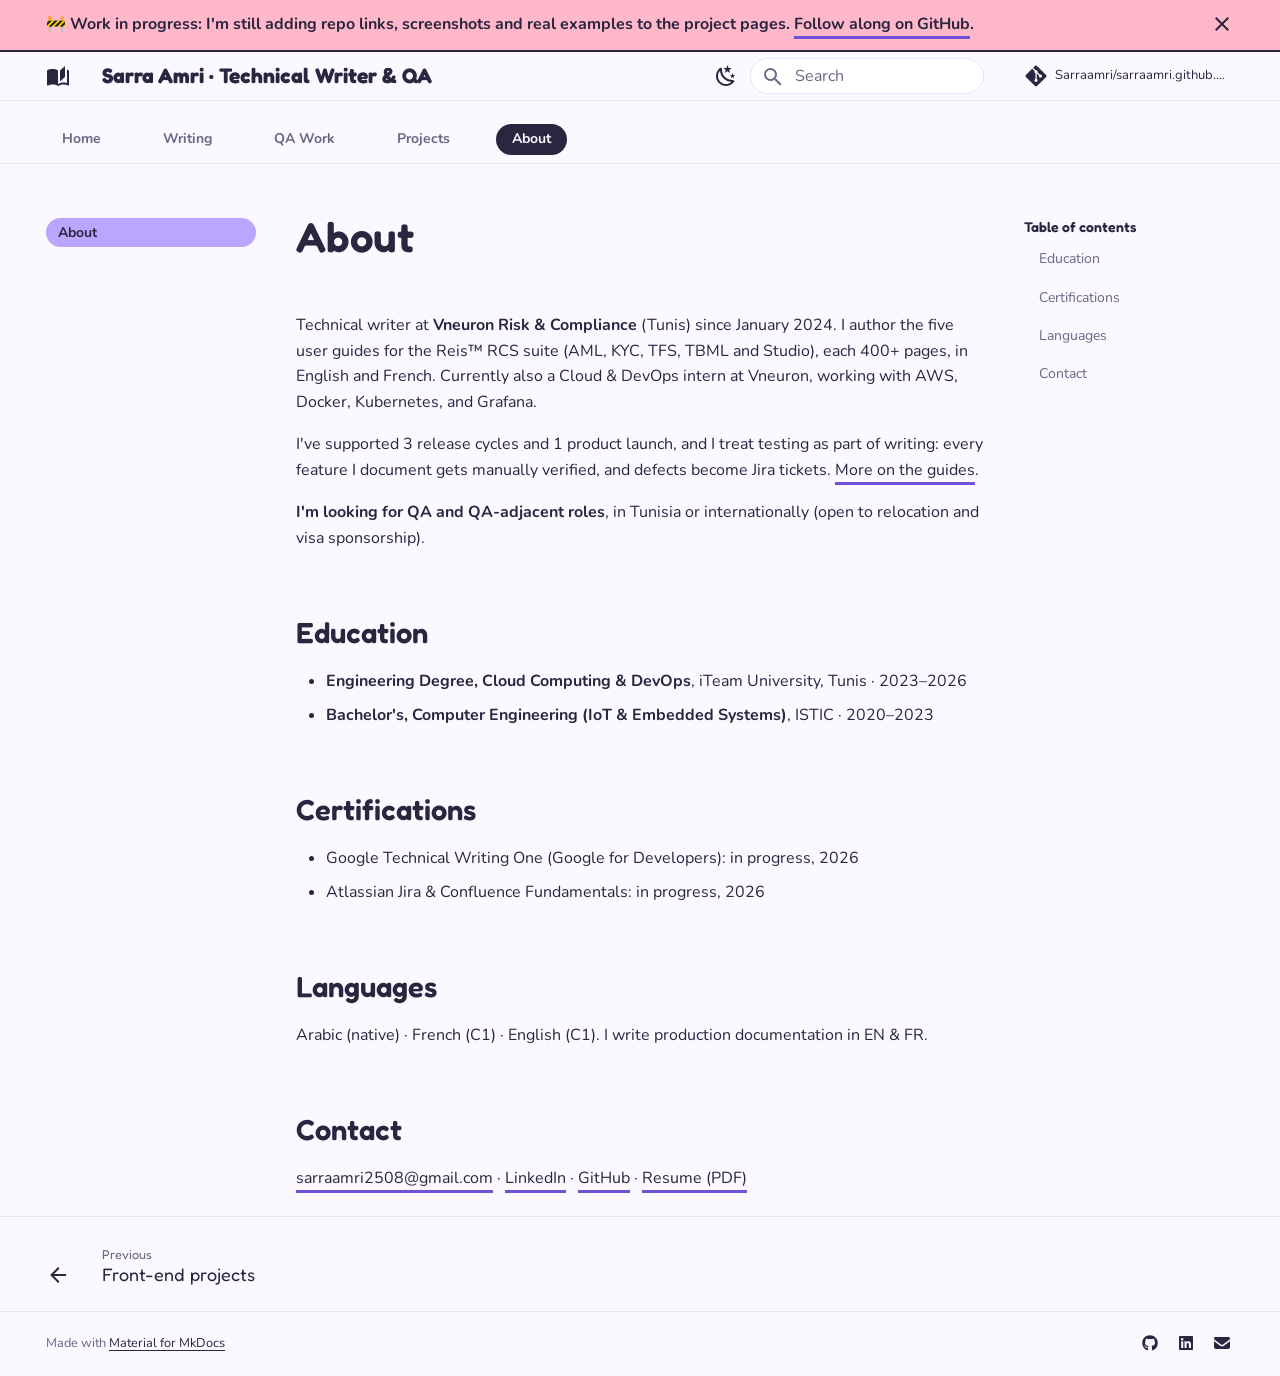
<file: about/index.html>
<!doctype html>
<html lang="en" class="no-js">
  <head>
    
      <meta charset="utf-8">
      <meta name="viewport" content="width=device-width,initial-scale=1">
      
        <meta name="description" content="Technical Writer at Vneuron · QA in practice. Documentation, testing, docs-as-code.">
      
      
      
        <link rel="canonical" href="https://sarraamri.github.io/about/">
      
      
        <link rel="prev" href="../projects/frontend/">
      
      
      
        
      
      
      <link rel="icon" href="../assets/images/favicon.png">
      <meta name="generator" content="mkdocs-1.6.1, mkdocs-material-9.7.7">
    
    
      
        <title>About - Sarra Amri · Technical Writer & QA</title>
      
    
    
      <link rel="stylesheet" href="../assets/stylesheets/main.ec1eaa64.min.css">
      
        
        <link rel="stylesheet" href="../assets/stylesheets/palette.ab4e12ef.min.css">
      
      


    
    
      
    
    
      
        
        
        <link rel="preconnect" href="https://fonts.gstatic.com" crossorigin>
        <link rel="stylesheet" href="https://fonts.googleapis.com/css?family=Nunito:300,300i,400,400i,700,700i%7CJetBrains+Mono:400,400i,700,700i&display=fallback">
        <style>:root{--md-text-font:"Nunito";--md-code-font:"JetBrains Mono"}</style>
      
    
    
      <link rel="stylesheet" href="../stylesheets/extra.css?v=6">
    
    <script>__md_scope=new URL("..",location),__md_hash=e=>[...e].reduce(((e,_)=>(e<<5)-e+_.charCodeAt(0)),0),__md_get=(e,_=localStorage,t=__md_scope)=>JSON.parse(_.getItem(t.pathname+"."+e)),__md_set=(e,_,t=localStorage,a=__md_scope)=>{try{t.setItem(a.pathname+"."+e,JSON.stringify(_))}catch(e){}}</script>
    
      

    
    
  </head>
  
  
    
    
      
    
    
    
    
    <body dir="ltr" data-md-color-scheme="default" data-md-color-primary="indigo" data-md-color-accent="indigo">
  
    
    <input class="md-toggle" data-md-toggle="drawer" type="checkbox" id="__drawer" autocomplete="off">
    <input class="md-toggle" data-md-toggle="search" type="checkbox" id="__search" autocomplete="off">
    <label class="md-overlay" for="__drawer"></label>
    <div data-md-component="skip">
      
        
        <a href="#about" class="md-skip">
          Skip to content
        </a>
      
    </div>
    <div data-md-component="announce">
      
        <aside class="md-banner">
          <div class="md-banner__inner md-grid md-typeset">
            
              <button class="md-banner__button md-icon" aria-label="Don't show this again">
                
                <svg xmlns="http://www.w3.org/2000/svg" viewBox="0 0 24 24"><path d="M19 6.41 17.59 5 12 10.59 6.41 5 5 6.41 10.59 12 5 17.59 6.41 19 12 13.41 17.59 19 19 17.59 13.41 12z"/></svg>
              </button>
            
            
  🚧 <strong>Work in progress</strong>: I'm still adding repo links, screenshots and
  real examples to the project pages.
  <a href="https://github.com/Sarraamri/sarraamri.github.io">Follow along on GitHub</a>.

          </div>
          
            <script>var el=document.querySelector("[data-md-component=announce]");if(el){var content=el.querySelector(".md-typeset");__md_hash(content.innerHTML)===__md_get("__announce")&&(el.hidden=!0)}</script>
          
        </aside>
      
    </div>
    
    
      

<header class="md-header" data-md-component="header">
  <nav class="md-header__inner md-grid" aria-label="Header">
    <a href=".." title="Sarra Amri · Technical Writer &amp; QA" class="md-header__button md-logo" aria-label="Sarra Amri · Technical Writer & QA" data-md-component="logo">
      
  
  <svg xmlns="http://www.w3.org/2000/svg" viewBox="0 0 24 24"><path d="m19 2-5 4.5v11l5-4.5zM6.5 5C4.55 5 2.45 5.4 1 6.5v14.66c0 .25.25.5.5.5.1 0 .15-.07.25-.07 1.35-.65 3.3-1.09 4.75-1.09 1.95 0 4.05.4 5.5 1.5 1.35-.85 3.8-1.5 5.5-1.5 1.65 0 3.35.31 4.75 1.06.1.05.15.03.25.03.25 0 .5-.25.5-.5V6.5c-.6-.45-1.25-.75-2-1V19c-1.1-.35-2.3-.5-3.5-.5-1.7 0-4.15.65-5.5 1.5V6.5C10.55 5.4 8.45 5 6.5 5"/></svg>

    </a>
    <label class="md-header__button md-icon" for="__drawer">
      
      <svg xmlns="http://www.w3.org/2000/svg" viewBox="0 0 24 24"><path d="M3 6h18v2H3zm0 5h18v2H3zm0 5h18v2H3z"/></svg>
    </label>
    <div class="md-header__title" data-md-component="header-title">
      <div class="md-header__ellipsis">
        <div class="md-header__topic">
          <span class="md-ellipsis">
            Sarra Amri · Technical Writer & QA
          </span>
        </div>
        <div class="md-header__topic" data-md-component="header-topic">
          <span class="md-ellipsis">
            
              About
            
          </span>
        </div>
      </div>
    </div>
    
      
        <form class="md-header__option" data-md-component="palette">
  
    
    
    
    <input class="md-option" data-md-color-media="(prefers-color-scheme: light)" data-md-color-scheme="default" data-md-color-primary="indigo" data-md-color-accent="indigo"  aria-label="Switch to dark mode"  type="radio" name="__palette" id="__palette_0">
    
      <label class="md-header__button md-icon" title="Switch to dark mode" for="__palette_1" hidden>
        <svg xmlns="http://www.w3.org/2000/svg" viewBox="0 0 24 24"><path d="m17.75 4.09-2.53 1.94.91 3.06-2.63-1.81-2.63 1.81.91-3.06-2.53-1.94L12.44 4l1.06-3 1.06 3zm3.5 6.91-1.64 1.25.59 1.98-1.7-1.17-1.7 1.17.59-1.98L15.75 11l2.06-.05L18.5 9l.69 1.95zm-2.28 4.95c.83-.08 1.72 1.1 1.19 1.85-.32.45-.66.87-1.08 1.27C15.17 23 8.84 23 4.94 19.07c-3.91-3.9-3.91-10.24 0-14.14.4-.4.82-.76 1.27-1.08.75-.53 1.93.36 1.85 1.19-.27 2.86.69 5.83 2.89 8.02a9.96 9.96 0 0 0 8.02 2.89m-1.64 2.02a12.08 12.08 0 0 1-7.8-3.47c-2.17-2.19-3.33-5-3.49-7.82-2.81 3.14-2.7 7.96.31 10.98 3.02 3.01 7.84 3.12 10.98.31"/></svg>
      </label>
    
  
    
    
    
    <input class="md-option" data-md-color-media="(prefers-color-scheme: dark)" data-md-color-scheme="slate" data-md-color-primary="indigo" data-md-color-accent="indigo"  aria-label="Switch to light mode"  type="radio" name="__palette" id="__palette_1">
    
      <label class="md-header__button md-icon" title="Switch to light mode" for="__palette_0" hidden>
        <svg xmlns="http://www.w3.org/2000/svg" viewBox="0 0 24 24"><path d="M12 7a5 5 0 0 1 5 5 5 5 0 0 1-5 5 5 5 0 0 1-5-5 5 5 0 0 1 5-5m0 2a3 3 0 0 0-3 3 3 3 0 0 0 3 3 3 3 0 0 0 3-3 3 3 0 0 0-3-3m0-7 2.39 3.42C13.65 5.15 12.84 5 12 5s-1.65.15-2.39.42zM3.34 7l4.16-.35A7.2 7.2 0 0 0 5.94 8.5c-.44.74-.69 1.5-.83 2.29zm.02 10 1.76-3.77a7.131 7.131 0 0 0 2.38 4.14zM20.65 7l-1.77 3.79a7.02 7.02 0 0 0-2.38-4.15zm-.01 10-4.14.36c.59-.51 1.12-1.14 1.54-1.86.42-.73.69-1.5.83-2.29zM12 22l-2.41-3.44c.74.27 1.55.44 2.41.44.82 0 1.63-.17 2.37-.44z"/></svg>
      </label>
    
  
</form>
      
    
    
      <script>var palette=__md_get("__palette");if(palette&&palette.color){if("(prefers-color-scheme)"===palette.color.media){var media=matchMedia("(prefers-color-scheme: light)"),input=document.querySelector(media.matches?"[data-md-color-media='(prefers-color-scheme: light)']":"[data-md-color-media='(prefers-color-scheme: dark)']");palette.color.media=input.getAttribute("data-md-color-media"),palette.color.scheme=input.getAttribute("data-md-color-scheme"),palette.color.primary=input.getAttribute("data-md-color-primary"),palette.color.accent=input.getAttribute("data-md-color-accent")}for(var[key,value]of Object.entries(palette.color))document.body.setAttribute("data-md-color-"+key,value)}</script>
    
    
    
      
      
        <label class="md-header__button md-icon" for="__search">
          
          <svg xmlns="http://www.w3.org/2000/svg" viewBox="0 0 24 24"><path d="M9.5 3A6.5 6.5 0 0 1 16 9.5c0 1.61-.59 3.09-1.56 4.23l.27.27h.79l5 5-1.5 1.5-5-5v-.79l-.27-.27A6.52 6.52 0 0 1 9.5 16 6.5 6.5 0 0 1 3 9.5 6.5 6.5 0 0 1 9.5 3m0 2C7 5 5 7 5 9.5S7 14 9.5 14 14 12 14 9.5 12 5 9.5 5"/></svg>
        </label>
        <div class="md-search" data-md-component="search" role="dialog">
  <label class="md-search__overlay" for="__search"></label>
  <div class="md-search__inner" role="search">
    <form class="md-search__form" name="search">
      <input type="text" class="md-search__input" name="query" aria-label="Search" placeholder="Search" autocapitalize="off" autocorrect="off" autocomplete="off" spellcheck="false" data-md-component="search-query" required>
      <label class="md-search__icon md-icon" for="__search">
        
        <svg xmlns="http://www.w3.org/2000/svg" viewBox="0 0 24 24"><path d="M9.5 3A6.5 6.5 0 0 1 16 9.5c0 1.61-.59 3.09-1.56 4.23l.27.27h.79l5 5-1.5 1.5-5-5v-.79l-.27-.27A6.52 6.52 0 0 1 9.5 16 6.5 6.5 0 0 1 3 9.5 6.5 6.5 0 0 1 9.5 3m0 2C7 5 5 7 5 9.5S7 14 9.5 14 14 12 14 9.5 12 5 9.5 5"/></svg>
        
        <svg xmlns="http://www.w3.org/2000/svg" viewBox="0 0 24 24"><path d="M20 11v2H8l5.5 5.5-1.42 1.42L4.16 12l7.92-7.92L13.5 5.5 8 11z"/></svg>
      </label>
      <nav class="md-search__options" aria-label="Search">
        
        <button type="reset" class="md-search__icon md-icon" title="Clear" aria-label="Clear" tabindex="-1">
          
          <svg xmlns="http://www.w3.org/2000/svg" viewBox="0 0 24 24"><path d="M19 6.41 17.59 5 12 10.59 6.41 5 5 6.41 10.59 12 5 17.59 6.41 19 12 13.41 17.59 19 19 17.59 13.41 12z"/></svg>
        </button>
      </nav>
      
        <div class="md-search__suggest" data-md-component="search-suggest"></div>
      
    </form>
    <div class="md-search__output">
      <div class="md-search__scrollwrap" tabindex="0" data-md-scrollfix>
        <div class="md-search-result" data-md-component="search-result">
          <div class="md-search-result__meta">
            Initializing search
          </div>
          <ol class="md-search-result__list" role="presentation"></ol>
        </div>
      </div>
    </div>
  </div>
</div>
      
    
    
      <div class="md-header__source">
        <a href="https://github.com/Sarraamri/sarraamri.github.io" title="Go to repository" class="md-source" data-md-component="source">
  <div class="md-source__icon md-icon">
    
    <svg xmlns="http://www.w3.org/2000/svg" viewBox="0 0 448 512"><!--! Font Awesome Free 7.1.0 by @fontawesome - https://fontawesome.com License - https://fontawesome.com/license/free (Icons: CC BY 4.0, Fonts: SIL OFL 1.1, Code: MIT License) Copyright 2025 Fonticons, Inc.--><path d="M439.6 236.1 244 40.5c-5.4-5.5-12.8-8.5-20.4-8.5s-15 3-20.4 8.4L162.5 81l51.5 51.5c27.1-9.1 52.7 16.8 43.4 43.7l49.7 49.7c34.2-11.8 61.2 31 35.5 56.7-26.5 26.5-70.2-2.9-56-37.3L240.3 199v121.9c25.3 12.5 22.3 41.8 9.1 55-6.4 6.4-15.2 10.1-24.3 10.1s-17.8-3.6-24.3-10.1c-17.6-17.6-11.1-46.9 11.2-56v-123c-20.8-8.5-24.6-30.7-18.6-45L142.6 101 8.5 235.1C3 240.6 0 247.9 0 255.5s3 15 8.5 20.4l195.6 195.7c5.4 5.4 12.7 8.4 20.4 8.4s15-3 20.4-8.4l194.7-194.7c5.4-5.4 8.4-12.8 8.4-20.4s-3-15-8.4-20.4"/></svg>
  </div>
  <div class="md-source__repository">
    Sarraamri/sarraamri.github.io
  </div>
</a>
      </div>
    
  </nav>
  
</header>
    
    <div class="md-container" data-md-component="container">
      
      
        
          
            
<nav class="md-tabs" aria-label="Tabs" data-md-component="tabs">
  <div class="md-grid">
    <ul class="md-tabs__list">
      
        
  
  
  
  
    <li class="md-tabs__item">
      <a href=".." class="md-tabs__link">
        
  
  
    
  
  Home

      </a>
    </li>
  

      
        
  
  
  
  
    
    
      <li class="md-tabs__item">
        <a href="../writing/reis-user-guides/" class="md-tabs__link">
          
  
  
    
  
  Writing

        </a>
      </li>
    
  

      
        
  
  
  
  
    
    
      <li class="md-tabs__item">
        <a href="../qa/defects/" class="md-tabs__link">
          
  
  
    
  
  QA Work

        </a>
      </li>
    
  

      
        
  
  
  
  
    
    
      <li class="md-tabs__item">
        <a href="../projects/" class="md-tabs__link">
          
  
  
    
  
  Projects

        </a>
      </li>
    
  

      
        
  
  
  
    
  
  
    <li class="md-tabs__item md-tabs__item--active">
      <a href="./" class="md-tabs__link">
        
  
  
    
  
  About

      </a>
    </li>
  

      
    </ul>
  </div>
</nav>
          
        
      
      <main class="md-main" data-md-component="main">
        <div class="md-main__inner md-grid">
          
            
              
              <div class="md-sidebar md-sidebar--primary" data-md-component="sidebar" data-md-type="navigation" >
                <div class="md-sidebar__scrollwrap">
                  <div class="md-sidebar__inner">
                    


  


<nav class="md-nav md-nav--primary md-nav--lifted" aria-label="Navigation" data-md-level="0">
  <label class="md-nav__title" for="__drawer">
    <a href=".." title="Sarra Amri · Technical Writer &amp; QA" class="md-nav__button md-logo" aria-label="Sarra Amri · Technical Writer & QA" data-md-component="logo">
      
  
  <svg xmlns="http://www.w3.org/2000/svg" viewBox="0 0 24 24"><path d="m19 2-5 4.5v11l5-4.5zM6.5 5C4.55 5 2.45 5.4 1 6.5v14.66c0 .25.25.5.5.5.1 0 .15-.07.25-.07 1.35-.65 3.3-1.09 4.75-1.09 1.95 0 4.05.4 5.5 1.5 1.35-.85 3.8-1.5 5.5-1.5 1.65 0 3.35.31 4.75 1.06.1.05.15.03.25.03.25 0 .5-.25.5-.5V6.5c-.6-.45-1.25-.75-2-1V19c-1.1-.35-2.3-.5-3.5-.5-1.7 0-4.15.65-5.5 1.5V6.5C10.55 5.4 8.45 5 6.5 5"/></svg>

    </a>
    Sarra Amri · Technical Writer & QA
  </label>
  
    <div class="md-nav__source">
      <a href="https://github.com/Sarraamri/sarraamri.github.io" title="Go to repository" class="md-source" data-md-component="source">
  <div class="md-source__icon md-icon">
    
    <svg xmlns="http://www.w3.org/2000/svg" viewBox="0 0 448 512"><!--! Font Awesome Free 7.1.0 by @fontawesome - https://fontawesome.com License - https://fontawesome.com/license/free (Icons: CC BY 4.0, Fonts: SIL OFL 1.1, Code: MIT License) Copyright 2025 Fonticons, Inc.--><path d="M439.6 236.1 244 40.5c-5.4-5.5-12.8-8.5-20.4-8.5s-15 3-20.4 8.4L162.5 81l51.5 51.5c27.1-9.1 52.7 16.8 43.4 43.7l49.7 49.7c34.2-11.8 61.2 31 35.5 56.7-26.5 26.5-70.2-2.9-56-37.3L240.3 199v121.9c25.3 12.5 22.3 41.8 9.1 55-6.4 6.4-15.2 10.1-24.3 10.1s-17.8-3.6-24.3-10.1c-17.6-17.6-11.1-46.9 11.2-56v-123c-20.8-8.5-24.6-30.7-18.6-45L142.6 101 8.5 235.1C3 240.6 0 247.9 0 255.5s3 15 8.5 20.4l195.6 195.7c5.4 5.4 12.7 8.4 20.4 8.4s15-3 20.4-8.4l194.7-194.7c5.4-5.4 8.4-12.8 8.4-20.4s-3-15-8.4-20.4"/></svg>
  </div>
  <div class="md-source__repository">
    Sarraamri/sarraamri.github.io
  </div>
</a>
    </div>
  
  <ul class="md-nav__list" data-md-scrollfix>
    
      
      
  
  
  
  
    <li class="md-nav__item">
      <a href=".." class="md-nav__link">
        
  
  
  <span class="md-ellipsis">
    
  
    Home
  

    
  </span>
  
  

      </a>
    </li>
  

    
      
      
  
  
  
  
    
    
      
        
      
        
      
        
      
    
    
    
      
      
        
      
    
    
    <li class="md-nav__item md-nav__item--nested">
      
        
        
        <input class="md-nav__toggle md-toggle " type="checkbox" id="__nav_2" >
        
          
          <label class="md-nav__link" for="__nav_2" id="__nav_2_label" tabindex="0">
            
  
  
  <span class="md-ellipsis">
    
  
    Writing
  

    
  </span>
  
  

            <span class="md-nav__icon md-icon"></span>
          </label>
        
        <nav class="md-nav" data-md-level="1" aria-labelledby="__nav_2_label" aria-expanded="false">
          <label class="md-nav__title" for="__nav_2">
            <span class="md-nav__icon md-icon"></span>
            
  
    Writing
  

          </label>
          <ul class="md-nav__list" data-md-scrollfix>
            
              
                
  
  
  
  
    <li class="md-nav__item">
      <a href="../writing/reis-user-guides/" class="md-nav__link">
        
  
  
  <span class="md-ellipsis">
    
  
    User guides and technical docs
  

    
  </span>
  
  

      </a>
    </li>
  

              
            
              
                
  
  
  
  
    <li class="md-nav__item">
      <a href="../writing/tbml-doc-set/" class="md-nav__link">
        
  
  
  <span class="md-ellipsis">
    
  
    New product doc set from scratch
  

    
  </span>
  
  

      </a>
    </li>
  

              
            
              
                
  
  
  
  
    <li class="md-nav__item">
      <a href="../writing/docs-qa-checklist/" class="md-nav__link">
        
  
  
  <span class="md-ellipsis">
    
  
    Docs QA checklist
  

    
  </span>
  
  

      </a>
    </li>
  

              
            
          </ul>
        </nav>
      
    </li>
  

    
      
      
  
  
  
  
    
    
      
        
      
        
      
        
      
    
    
    
      
      
        
      
    
    
    <li class="md-nav__item md-nav__item--nested">
      
        
        
        <input class="md-nav__toggle md-toggle " type="checkbox" id="__nav_3" >
        
          
          <label class="md-nav__link" for="__nav_3" id="__nav_3_label" tabindex="0">
            
  
  
  <span class="md-ellipsis">
    
  
    QA Work
  

    
  </span>
  
  

            <span class="md-nav__icon md-icon"></span>
          </label>
        
        <nav class="md-nav" data-md-level="1" aria-labelledby="__nav_3_label" aria-expanded="false">
          <label class="md-nav__title" for="__nav_3">
            <span class="md-nav__icon md-icon"></span>
            
  
    QA Work
  

          </label>
          <ul class="md-nav__list" data-md-scrollfix>
            
              
                
  
  
  
  
    <li class="md-nav__item">
      <a href="../qa/defects/" class="md-nav__link">
        
  
  
  <span class="md-ellipsis">
    
  
    Defects I find while documenting
  

    
  </span>
  
  

      </a>
    </li>
  

              
            
              
                
  
  
  
  
    <li class="md-nav__item">
      <a href="../qa/postman-ci/" class="md-nav__link">
        
  
  
  <span class="md-ellipsis">
    
  
    Postman collection in CI
  

    
  </span>
  
  

      </a>
    </li>
  

              
            
              
                
  
  
  
  
    <li class="md-nav__item">
      <a href="../qa/test-scenarios/" class="md-nav__link">
        
  
  
  <span class="md-ellipsis">
    
  
    Test scenarios for a new product
  

    
  </span>
  
  

      </a>
    </li>
  

              
            
          </ul>
        </nav>
      
    </li>
  

    
      
      
  
  
  
  
    
    
      
        
          
        
      
        
      
        
      
        
      
        
      
    
    
    
      
      
        
      
    
    
    <li class="md-nav__item md-nav__item--nested">
      
        
        
        <input class="md-nav__toggle md-toggle " type="checkbox" id="__nav_4" >
        
          
          <div class="md-nav__link md-nav__container">
            <a href="../projects/" class="md-nav__link ">
              
  
  
  <span class="md-ellipsis">
    
  
    Projects
  

    
  </span>
  
  

            </a>
            
              
              <label class="md-nav__link " for="__nav_4" id="__nav_4_label" tabindex="0">
                <span class="md-nav__icon md-icon"></span>
              </label>
            
          </div>
        
        <nav class="md-nav" data-md-level="1" aria-labelledby="__nav_4_label" aria-expanded="false">
          <label class="md-nav__title" for="__nav_4">
            <span class="md-nav__icon md-icon"></span>
            
  
    Projects
  

          </label>
          <ul class="md-nav__list" data-md-scrollfix>
            
              
            
              
                
  
  
  
  
    <li class="md-nav__item">
      <a href="../projects/reis-kubernetes/" class="md-nav__link">
        
  
  
  <span class="md-ellipsis">
    
  
    Application containerisation
  

    
  </span>
  
  

      </a>
    </li>
  

              
            
              
                
  
  
  
  
    <li class="md-nav__item">
      <a href="../projects/safran-manufacturing/" class="md-nav__link">
        
  
  
  <span class="md-ellipsis">
    
  
    Manufacturing-order tracking at SAFRAN
  

    
  </span>
  
  

      </a>
    </li>
  

              
            
              
                
  
  
  
  
    <li class="md-nav__item">
      <a href="../projects/terraform-docs/" class="md-nav__link">
        
  
  
  <span class="md-ellipsis">
    
  
    Terraform auto-generated docs
  

    
  </span>
  
  

      </a>
    </li>
  

              
            
              
                
  
  
  
  
    <li class="md-nav__item">
      <a href="../projects/frontend/" class="md-nav__link">
        
  
  
  <span class="md-ellipsis">
    
  
    Front-end projects
  

    
  </span>
  
  

      </a>
    </li>
  

              
            
          </ul>
        </nav>
      
    </li>
  

    
      
      
  
  
    
  
  
  
    <li class="md-nav__item md-nav__item--active">
      
      <input class="md-nav__toggle md-toggle" type="checkbox" id="__toc">
      
      
        
      
      
        <label class="md-nav__link md-nav__link--active" for="__toc">
          
  
  
  <span class="md-ellipsis">
    
  
    About
  

    
  </span>
  
  

          <span class="md-nav__icon md-icon"></span>
        </label>
      
      <a href="./" class="md-nav__link md-nav__link--active">
        
  
  
  <span class="md-ellipsis">
    
  
    About
  

    
  </span>
  
  

      </a>
      
        

<nav class="md-nav md-nav--secondary" aria-label="Table of contents">
  
  
  
    
  
  
    <label class="md-nav__title" for="__toc">
      <span class="md-nav__icon md-icon"></span>
      Table of contents
    </label>
    <ul class="md-nav__list" data-md-component="toc" data-md-scrollfix>
      
        <li class="md-nav__item">
  <a href="#education" class="md-nav__link">
    <span class="md-ellipsis">
      
        Education
      
    </span>
  </a>
  
</li>
      
        <li class="md-nav__item">
  <a href="#certifications" class="md-nav__link">
    <span class="md-ellipsis">
      
        Certifications
      
    </span>
  </a>
  
</li>
      
        <li class="md-nav__item">
  <a href="#languages" class="md-nav__link">
    <span class="md-ellipsis">
      
        Languages
      
    </span>
  </a>
  
</li>
      
        <li class="md-nav__item">
  <a href="#contact" class="md-nav__link">
    <span class="md-ellipsis">
      
        Contact
      
    </span>
  </a>
  
</li>
      
    </ul>
  
</nav>
      
    </li>
  

    
  </ul>
</nav>
                  </div>
                </div>
              </div>
            
            
              
              <div class="md-sidebar md-sidebar--secondary" data-md-component="sidebar" data-md-type="toc" >
                <div class="md-sidebar__scrollwrap">
                  <div class="md-sidebar__inner">
                    

<nav class="md-nav md-nav--secondary" aria-label="Table of contents">
  
  
  
    
  
  
    <label class="md-nav__title" for="__toc">
      <span class="md-nav__icon md-icon"></span>
      Table of contents
    </label>
    <ul class="md-nav__list" data-md-component="toc" data-md-scrollfix>
      
        <li class="md-nav__item">
  <a href="#education" class="md-nav__link">
    <span class="md-ellipsis">
      
        Education
      
    </span>
  </a>
  
</li>
      
        <li class="md-nav__item">
  <a href="#certifications" class="md-nav__link">
    <span class="md-ellipsis">
      
        Certifications
      
    </span>
  </a>
  
</li>
      
        <li class="md-nav__item">
  <a href="#languages" class="md-nav__link">
    <span class="md-ellipsis">
      
        Languages
      
    </span>
  </a>
  
</li>
      
        <li class="md-nav__item">
  <a href="#contact" class="md-nav__link">
    <span class="md-ellipsis">
      
        Contact
      
    </span>
  </a>
  
</li>
      
    </ul>
  
</nav>
                  </div>
                </div>
              </div>
            
          
          
            <div class="md-content" data-md-component="content">
              
              <article class="md-content__inner md-typeset">
                
                  


  
  


<h1 id="about">About</h1>
<p>Technical writer at <strong>Vneuron Risk &amp; Compliance</strong> (Tunis) since January 2024. I author the five
user guides for the Reis™ RCS suite (AML, KYC, TFS, TBML and Studio), each 400+ pages, in English
and French. Currently also a Cloud &amp; DevOps intern at Vneuron, working with AWS, Docker,
Kubernetes, and Grafana.</p>
<p>I've supported 3 release cycles and 1 product launch, and I treat testing as part of writing:
every feature I document gets manually verified, and defects become Jira tickets.
<a href="../writing/reis-user-guides/">More on the guides</a>.</p>
<p><strong>I'm looking for QA and QA-adjacent roles</strong>, in Tunisia or internationally (open to relocation
and visa sponsorship).</p>
<h2 id="education">Education</h2>
<ul>
<li><strong>Engineering Degree, Cloud Computing &amp; DevOps</strong>, iTeam University, Tunis · 2023–2026</li>
<li><strong>Bachelor's, Computer Engineering (IoT &amp; Embedded Systems)</strong>, ISTIC · 2020–2023</li>
</ul>
<h2 id="certifications">Certifications</h2>
<ul>
<li>Google Technical Writing One (Google for Developers): in progress, 2026</li>
<li>Atlassian Jira &amp; Confluence Fundamentals: in progress, 2026</li>
</ul>
<h2 id="languages">Languages</h2>
<p>Arabic (native) · French (C1) · English (C1). I write production documentation in EN &amp; FR.</p>
<h2 id="contact">Contact</h2>
<p><a href="mailto:sarraamri2508@gmail.com">sarraamri2508@gmail.com</a> ·
<a href="https://linkedin.com/in/sarra-amri-019902217">LinkedIn</a> ·
<a href="https://github.com/Sarraamri">GitHub</a> ·
<a href="../assets/Sarra_Amri.pdf">Resume (PDF)</a></p>












                
              </article>
            </div>
          
          
<script>var target=document.getElementById(location.hash.slice(1));target&&target.name&&(target.checked=target.name.startsWith("__tabbed_"))</script>
        </div>
        
          <button type="button" class="md-top md-icon" data-md-component="top" hidden>
  
  <svg xmlns="http://www.w3.org/2000/svg" viewBox="0 0 24 24"><path d="M13 20h-2V8l-5.5 5.5-1.42-1.42L12 4.16l7.92 7.92-1.42 1.42L13 8z"/></svg>
  Back to top
</button>
        
      </main>
      
        <footer class="md-footer">
  
    
      
      <nav class="md-footer__inner md-grid" aria-label="Footer" >
        
          
          <a href="../projects/frontend/" class="md-footer__link md-footer__link--prev" aria-label="Previous: Front-end projects">
            <div class="md-footer__button md-icon">
              
              <svg xmlns="http://www.w3.org/2000/svg" viewBox="0 0 24 24"><path d="M20 11v2H8l5.5 5.5-1.42 1.42L4.16 12l7.92-7.92L13.5 5.5 8 11z"/></svg>
            </div>
            <div class="md-footer__title">
              <span class="md-footer__direction">
                Previous
              </span>
              <div class="md-ellipsis">
                Front-end projects
              </div>
            </div>
          </a>
        
        
      </nav>
    
  
  <div class="md-footer-meta md-typeset">
    <div class="md-footer-meta__inner md-grid">
      <div class="md-copyright">
  
  
    Made with
    <a href="https://squidfunk.github.io/mkdocs-material/" target="_blank" rel="noopener">
      Material for MkDocs
    </a>
  
</div>
      
        
<div class="md-social">
  
    
    
    
    
      
      
    
    <a href="https://github.com/Sarraamri" target="_blank" rel="noopener" title="github.com" class="md-social__link">
      <svg xmlns="http://www.w3.org/2000/svg" viewBox="0 0 512 512"><!--! Font Awesome Free 7.1.0 by @fontawesome - https://fontawesome.com License - https://fontawesome.com/license/free (Icons: CC BY 4.0, Fonts: SIL OFL 1.1, Code: MIT License) Copyright 2025 Fonticons, Inc.--><path d="M173.9 397.4c0 2-2.3 3.6-5.2 3.6-3.3.3-5.6-1.3-5.6-3.6 0-2 2.3-3.6 5.2-3.6 3-.3 5.6 1.3 5.6 3.6m-31.1-4.5c-.7 2 1.3 4.3 4.3 4.9 2.6 1 5.6 0 6.2-2s-1.3-4.3-4.3-5.2c-2.6-.7-5.5.3-6.2 2.3m44.2-1.7c-2.9.7-4.9 2.6-4.6 4.9.3 2 2.9 3.3 5.9 2.6 2.9-.7 4.9-2.6 4.6-4.6-.3-1.9-3-3.2-5.9-2.9M252.8 8C114.1 8 8 113.3 8 252c0 110.9 69.8 205.8 169.5 239.2 12.8 2.3 17.3-5.6 17.3-12.1 0-6.2-.3-40.4-.3-61.4 0 0-70 15-84.7-29.8 0 0-11.4-29.1-27.8-36.6 0 0-22.9-15.7 1.6-15.4 0 0 24.9 2 38.6 25.8 21.9 38.6 58.6 27.5 72.9 20.9 2.3-16 8.8-27.1 16-33.7-55.9-6.2-112.3-14.3-112.3-110.5 0-27.5 7.6-41.3 23.6-58.9-2.6-6.5-11.1-33.3 2.6-67.9 20.9-6.5 69 27 69 27 20-5.6 41.5-8.5 62.8-8.5s42.8 2.9 62.8 8.5c0 0 48.1-33.6 69-27 13.7 34.7 5.2 61.4 2.6 67.9 16 17.7 25.8 31.5 25.8 58.9 0 96.5-58.9 104.2-114.8 110.5 9.2 7.9 17 22.9 17 46.4 0 33.7-.3 75.4-.3 83.6 0 6.5 4.6 14.4 17.3 12.1C436.2 457.8 504 362.9 504 252 504 113.3 391.5 8 252.8 8M105.2 352.9c-1.3 1-1 3.3.7 5.2 1.6 1.6 3.9 2.3 5.2 1 1.3-1 1-3.3-.7-5.2-1.6-1.6-3.9-2.3-5.2-1m-10.8-8.1c-.7 1.3.3 2.9 2.3 3.9 1.6 1 3.6.7 4.3-.7.7-1.3-.3-2.9-2.3-3.9-2-.6-3.6-.3-4.3.7m32.4 35.6c-1.6 1.3-1 4.3 1.3 6.2 2.3 2.3 5.2 2.6 6.5 1 1.3-1.3.7-4.3-1.3-6.2-2.2-2.3-5.2-2.6-6.5-1m-11.4-14.7c-1.6 1-1.6 3.6 0 5.9s4.3 3.3 5.6 2.3c1.6-1.3 1.6-3.9 0-6.2-1.4-2.3-4-3.3-5.6-2"/></svg>
    </a>
  
    
    
    
    
      
      
    
    <a href="https://linkedin.com/in/sarra-amri-019902217" target="_blank" rel="noopener" title="linkedin.com" class="md-social__link">
      <svg xmlns="http://www.w3.org/2000/svg" viewBox="0 0 448 512"><!--! Font Awesome Free 7.1.0 by @fontawesome - https://fontawesome.com License - https://fontawesome.com/license/free (Icons: CC BY 4.0, Fonts: SIL OFL 1.1, Code: MIT License) Copyright 2025 Fonticons, Inc.--><path d="M416 32H31.9C14.3 32 0 46.5 0 64.3v383.4C0 465.5 14.3 480 31.9 480H416c17.6 0 32-14.5 32-32.3V64.3c0-17.8-14.4-32.3-32-32.3M135.4 416H69V202.2h66.5V416zM102.2 96a38.5 38.5 0 1 1 0 77 38.5 38.5 0 1 1 0-77m282.1 320h-66.4V312c0-24.8-.5-56.7-34.5-56.7-34.6 0-39.9 27-39.9 54.9V416h-66.4V202.2h63.7v29.2h.9c8.9-16.8 30.6-34.5 62.9-34.5 67.2 0 79.7 44.3 79.7 101.9z"/></svg>
    </a>
  
    
    
    
    
    <a href="mailto:sarraamri2508@gmail.com" target="_blank" rel="noopener" title="" class="md-social__link">
      <svg xmlns="http://www.w3.org/2000/svg" viewBox="0 0 512 512"><!--! Font Awesome Free 7.1.0 by @fontawesome - https://fontawesome.com License - https://fontawesome.com/license/free (Icons: CC BY 4.0, Fonts: SIL OFL 1.1, Code: MIT License) Copyright 2025 Fonticons, Inc.--><path d="M48 64C21.5 64 0 85.5 0 112c0 15.1 7.1 29.3 19.2 38.4l208 156a48 48 0 0 0 57.6 0l208-156c12.1-9.1 19.2-23.3 19.2-38.4 0-26.5-21.5-48-48-48zM0 196v188c0 35.3 28.7 64 64 64h384c35.3 0 64-28.7 64-64V196L313.6 344.8c-34.1 25.6-81.1 25.6-115.2 0z"/></svg>
    </a>
  
</div>
      
    </div>
  </div>
</footer>
      
    </div>
    <div class="md-dialog" data-md-component="dialog">
      <div class="md-dialog__inner md-typeset"></div>
    </div>
    
      <div class="md-progress" data-md-component="progress" role="progressbar"></div>
    
    
    
      
      
      <script id="__config" type="application/json">{"annotate": null, "base": "..", "features": ["announce.dismiss", "navigation.indexes", "navigation.instant", "navigation.instant.progress", "toc.follow", "navigation.tabs", "navigation.sections", "navigation.top", "navigation.footer", "search.suggest", "search.highlight", "content.code.copy"], "search": "../assets/javascripts/workers/search.2c215733.min.js", "tags": null, "translations": {"clipboard.copied": "Copied to clipboard", "clipboard.copy": "Copy to clipboard", "search.result.more.one": "1 more on this page", "search.result.more.other": "# more on this page", "search.result.none": "No matching documents", "search.result.one": "1 matching document", "search.result.other": "# matching documents", "search.result.placeholder": "Type to start searching", "search.result.term.missing": "Missing", "select.version": "Select version"}, "version": null}</script>
    
    
      <script src="../assets/javascripts/bundle.d7400e89.min.js"></script>
      
    
  </body>
</html>
</file>
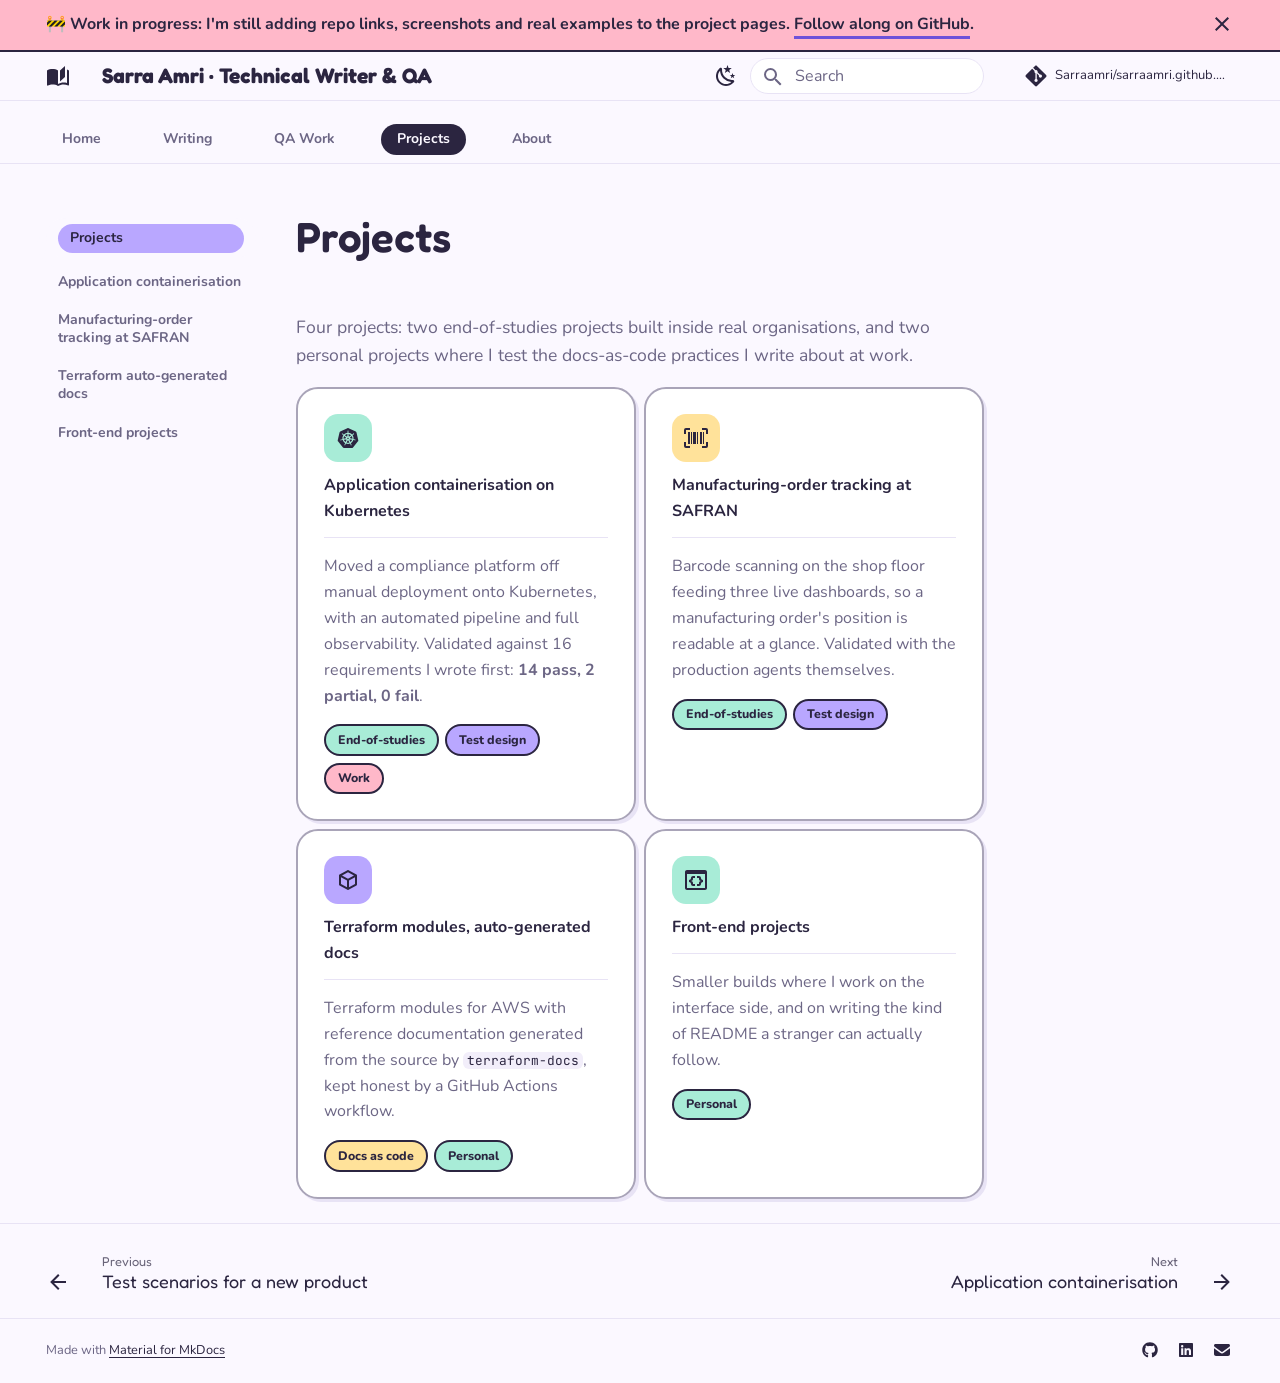
<file: projects/index.html>
<!doctype html>
<html lang="en" class="no-js">
  <head>
    
      <meta charset="utf-8">
      <meta name="viewport" content="width=device-width,initial-scale=1">
      
        <meta name="description" content="Technical Writer at Vneuron · QA in practice. Documentation, testing, docs-as-code.">
      
      
      
        <link rel="canonical" href="https://sarraamri.github.io/projects/">
      
      
        <link rel="prev" href="../qa/test-scenarios/">
      
      
        <link rel="next" href="reis-kubernetes/">
      
      
        
      
      
      <link rel="icon" href="../assets/images/favicon.png">
      <meta name="generator" content="mkdocs-1.6.1, mkdocs-material-9.7.7">
    
    
      
        <title>Projects - Sarra Amri · Technical Writer & QA</title>
      
    
    
      <link rel="stylesheet" href="../assets/stylesheets/main.ec1eaa64.min.css">
      
        
        <link rel="stylesheet" href="../assets/stylesheets/palette.ab4e12ef.min.css">
      
      


    
    
      
    
    
      
        
        
        <link rel="preconnect" href="https://fonts.gstatic.com" crossorigin>
        <link rel="stylesheet" href="https://fonts.googleapis.com/css?family=Nunito:300,300i,400,400i,700,700i%7CJetBrains+Mono:400,400i,700,700i&display=fallback">
        <style>:root{--md-text-font:"Nunito";--md-code-font:"JetBrains Mono"}</style>
      
    
    
      <link rel="stylesheet" href="../stylesheets/extra.css?v=6">
    
    <script>__md_scope=new URL("..",location),__md_hash=e=>[...e].reduce(((e,_)=>(e<<5)-e+_.charCodeAt(0)),0),__md_get=(e,_=localStorage,t=__md_scope)=>JSON.parse(_.getItem(t.pathname+"."+e)),__md_set=(e,_,t=localStorage,a=__md_scope)=>{try{t.setItem(a.pathname+"."+e,JSON.stringify(_))}catch(e){}}</script>
    
      

    
    
  </head>
  
  
    
    
      
    
    
    
    
    <body dir="ltr" data-md-color-scheme="default" data-md-color-primary="indigo" data-md-color-accent="indigo">
  
    
    <input class="md-toggle" data-md-toggle="drawer" type="checkbox" id="__drawer" autocomplete="off">
    <input class="md-toggle" data-md-toggle="search" type="checkbox" id="__search" autocomplete="off">
    <label class="md-overlay" for="__drawer"></label>
    <div data-md-component="skip">
      
        
        <a href="#projects" class="md-skip">
          Skip to content
        </a>
      
    </div>
    <div data-md-component="announce">
      
        <aside class="md-banner">
          <div class="md-banner__inner md-grid md-typeset">
            
              <button class="md-banner__button md-icon" aria-label="Don't show this again">
                
                <svg xmlns="http://www.w3.org/2000/svg" viewBox="0 0 24 24"><path d="M19 6.41 17.59 5 12 10.59 6.41 5 5 6.41 10.59 12 5 17.59 6.41 19 12 13.41 17.59 19 19 17.59 13.41 12z"/></svg>
              </button>
            
            
  🚧 <strong>Work in progress</strong>: I'm still adding repo links, screenshots and
  real examples to the project pages.
  <a href="https://github.com/Sarraamri/sarraamri.github.io">Follow along on GitHub</a>.

          </div>
          
            <script>var el=document.querySelector("[data-md-component=announce]");if(el){var content=el.querySelector(".md-typeset");__md_hash(content.innerHTML)===__md_get("__announce")&&(el.hidden=!0)}</script>
          
        </aside>
      
    </div>
    
    
      

<header class="md-header" data-md-component="header">
  <nav class="md-header__inner md-grid" aria-label="Header">
    <a href=".." title="Sarra Amri · Technical Writer &amp; QA" class="md-header__button md-logo" aria-label="Sarra Amri · Technical Writer & QA" data-md-component="logo">
      
  
  <svg xmlns="http://www.w3.org/2000/svg" viewBox="0 0 24 24"><path d="m19 2-5 4.5v11l5-4.5zM6.5 5C4.55 5 2.45 5.4 1 6.5v14.66c0 .25.25.5.5.5.1 0 .15-.07.25-.07 1.35-.65 3.3-1.09 4.75-1.09 1.95 0 4.05.4 5.5 1.5 1.35-.85 3.8-1.5 5.5-1.5 1.65 0 3.35.31 4.75 1.06.1.05.15.03.25.03.25 0 .5-.25.5-.5V6.5c-.6-.45-1.25-.75-2-1V19c-1.1-.35-2.3-.5-3.5-.5-1.7 0-4.15.65-5.5 1.5V6.5C10.55 5.4 8.45 5 6.5 5"/></svg>

    </a>
    <label class="md-header__button md-icon" for="__drawer">
      
      <svg xmlns="http://www.w3.org/2000/svg" viewBox="0 0 24 24"><path d="M3 6h18v2H3zm0 5h18v2H3zm0 5h18v2H3z"/></svg>
    </label>
    <div class="md-header__title" data-md-component="header-title">
      <div class="md-header__ellipsis">
        <div class="md-header__topic">
          <span class="md-ellipsis">
            Sarra Amri · Technical Writer & QA
          </span>
        </div>
        <div class="md-header__topic" data-md-component="header-topic">
          <span class="md-ellipsis">
            
              Projects
            
          </span>
        </div>
      </div>
    </div>
    
      
        <form class="md-header__option" data-md-component="palette">
  
    
    
    
    <input class="md-option" data-md-color-media="(prefers-color-scheme: light)" data-md-color-scheme="default" data-md-color-primary="indigo" data-md-color-accent="indigo"  aria-label="Switch to dark mode"  type="radio" name="__palette" id="__palette_0">
    
      <label class="md-header__button md-icon" title="Switch to dark mode" for="__palette_1" hidden>
        <svg xmlns="http://www.w3.org/2000/svg" viewBox="0 0 24 24"><path d="m17.75 4.09-2.53 1.94.91 3.06-2.63-1.81-2.63 1.81.91-3.06-2.53-1.94L12.44 4l1.06-3 1.06 3zm3.5 6.91-1.64 1.25.59 1.98-1.7-1.17-1.7 1.17.59-1.98L15.75 11l2.06-.05L18.5 9l.69 1.95zm-2.28 4.95c.83-.08 1.72 1.1 1.19 1.85-.32.45-.66.87-1.08 1.27C15.17 23 8.84 23 4.94 19.07c-3.91-3.9-3.91-10.24 0-14.14.4-.4.82-.76 1.27-1.08.75-.53 1.93.36 1.85 1.19-.27 2.86.69 5.83 2.89 8.02a9.96 9.96 0 0 0 8.02 2.89m-1.64 2.02a12.08 12.08 0 0 1-7.8-3.47c-2.17-2.19-3.33-5-3.49-7.82-2.81 3.14-2.7 7.96.31 10.98 3.02 3.01 7.84 3.12 10.98.31"/></svg>
      </label>
    
  
    
    
    
    <input class="md-option" data-md-color-media="(prefers-color-scheme: dark)" data-md-color-scheme="slate" data-md-color-primary="indigo" data-md-color-accent="indigo"  aria-label="Switch to light mode"  type="radio" name="__palette" id="__palette_1">
    
      <label class="md-header__button md-icon" title="Switch to light mode" for="__palette_0" hidden>
        <svg xmlns="http://www.w3.org/2000/svg" viewBox="0 0 24 24"><path d="M12 7a5 5 0 0 1 5 5 5 5 0 0 1-5 5 5 5 0 0 1-5-5 5 5 0 0 1 5-5m0 2a3 3 0 0 0-3 3 3 3 0 0 0 3 3 3 3 0 0 0 3-3 3 3 0 0 0-3-3m0-7 2.39 3.42C13.65 5.15 12.84 5 12 5s-1.65.15-2.39.42zM3.34 7l4.16-.35A7.2 7.2 0 0 0 5.94 8.5c-.44.74-.69 1.5-.83 2.29zm.02 10 1.76-3.77a7.131 7.131 0 0 0 2.38 4.14zM20.65 7l-1.77 3.79a7.02 7.02 0 0 0-2.38-4.15zm-.01 10-4.14.36c.59-.51 1.12-1.14 1.54-1.86.42-.73.69-1.5.83-2.29zM12 22l-2.41-3.44c.74.27 1.55.44 2.41.44.82 0 1.63-.17 2.37-.44z"/></svg>
      </label>
    
  
</form>
      
    
    
      <script>var palette=__md_get("__palette");if(palette&&palette.color){if("(prefers-color-scheme)"===palette.color.media){var media=matchMedia("(prefers-color-scheme: light)"),input=document.querySelector(media.matches?"[data-md-color-media='(prefers-color-scheme: light)']":"[data-md-color-media='(prefers-color-scheme: dark)']");palette.color.media=input.getAttribute("data-md-color-media"),palette.color.scheme=input.getAttribute("data-md-color-scheme"),palette.color.primary=input.getAttribute("data-md-color-primary"),palette.color.accent=input.getAttribute("data-md-color-accent")}for(var[key,value]of Object.entries(palette.color))document.body.setAttribute("data-md-color-"+key,value)}</script>
    
    
    
      
      
        <label class="md-header__button md-icon" for="__search">
          
          <svg xmlns="http://www.w3.org/2000/svg" viewBox="0 0 24 24"><path d="M9.5 3A6.5 6.5 0 0 1 16 9.5c0 1.61-.59 3.09-1.56 4.23l.27.27h.79l5 5-1.5 1.5-5-5v-.79l-.27-.27A6.52 6.52 0 0 1 9.5 16 6.5 6.5 0 0 1 3 9.5 6.5 6.5 0 0 1 9.5 3m0 2C7 5 5 7 5 9.5S7 14 9.5 14 14 12 14 9.5 12 5 9.5 5"/></svg>
        </label>
        <div class="md-search" data-md-component="search" role="dialog">
  <label class="md-search__overlay" for="__search"></label>
  <div class="md-search__inner" role="search">
    <form class="md-search__form" name="search">
      <input type="text" class="md-search__input" name="query" aria-label="Search" placeholder="Search" autocapitalize="off" autocorrect="off" autocomplete="off" spellcheck="false" data-md-component="search-query" required>
      <label class="md-search__icon md-icon" for="__search">
        
        <svg xmlns="http://www.w3.org/2000/svg" viewBox="0 0 24 24"><path d="M9.5 3A6.5 6.5 0 0 1 16 9.5c0 1.61-.59 3.09-1.56 4.23l.27.27h.79l5 5-1.5 1.5-5-5v-.79l-.27-.27A6.52 6.52 0 0 1 9.5 16 6.5 6.5 0 0 1 3 9.5 6.5 6.5 0 0 1 9.5 3m0 2C7 5 5 7 5 9.5S7 14 9.5 14 14 12 14 9.5 12 5 9.5 5"/></svg>
        
        <svg xmlns="http://www.w3.org/2000/svg" viewBox="0 0 24 24"><path d="M20 11v2H8l5.5 5.5-1.42 1.42L4.16 12l7.92-7.92L13.5 5.5 8 11z"/></svg>
      </label>
      <nav class="md-search__options" aria-label="Search">
        
        <button type="reset" class="md-search__icon md-icon" title="Clear" aria-label="Clear" tabindex="-1">
          
          <svg xmlns="http://www.w3.org/2000/svg" viewBox="0 0 24 24"><path d="M19 6.41 17.59 5 12 10.59 6.41 5 5 6.41 10.59 12 5 17.59 6.41 19 12 13.41 17.59 19 19 17.59 13.41 12z"/></svg>
        </button>
      </nav>
      
        <div class="md-search__suggest" data-md-component="search-suggest"></div>
      
    </form>
    <div class="md-search__output">
      <div class="md-search__scrollwrap" tabindex="0" data-md-scrollfix>
        <div class="md-search-result" data-md-component="search-result">
          <div class="md-search-result__meta">
            Initializing search
          </div>
          <ol class="md-search-result__list" role="presentation"></ol>
        </div>
      </div>
    </div>
  </div>
</div>
      
    
    
      <div class="md-header__source">
        <a href="https://github.com/Sarraamri/sarraamri.github.io" title="Go to repository" class="md-source" data-md-component="source">
  <div class="md-source__icon md-icon">
    
    <svg xmlns="http://www.w3.org/2000/svg" viewBox="0 0 448 512"><!--! Font Awesome Free 7.1.0 by @fontawesome - https://fontawesome.com License - https://fontawesome.com/license/free (Icons: CC BY 4.0, Fonts: SIL OFL 1.1, Code: MIT License) Copyright 2025 Fonticons, Inc.--><path d="M439.6 236.1 244 40.5c-5.4-5.5-12.8-8.5-20.4-8.5s-15 3-20.4 8.4L162.5 81l51.5 51.5c27.1-9.1 52.7 16.8 43.4 43.7l49.7 49.7c34.2-11.8 61.2 31 35.5 56.7-26.5 26.5-70.2-2.9-56-37.3L240.3 199v121.9c25.3 12.5 22.3 41.8 9.1 55-6.4 6.4-15.2 10.1-24.3 10.1s-17.8-3.6-24.3-10.1c-17.6-17.6-11.1-46.9 11.2-56v-123c-20.8-8.5-24.6-30.7-18.6-45L142.6 101 8.5 235.1C3 240.6 0 247.9 0 255.5s3 15 8.5 20.4l195.6 195.7c5.4 5.4 12.7 8.4 20.4 8.4s15-3 20.4-8.4l194.7-194.7c5.4-5.4 8.4-12.8 8.4-20.4s-3-15-8.4-20.4"/></svg>
  </div>
  <div class="md-source__repository">
    Sarraamri/sarraamri.github.io
  </div>
</a>
      </div>
    
  </nav>
  
</header>
    
    <div class="md-container" data-md-component="container">
      
      
        
          
            
<nav class="md-tabs" aria-label="Tabs" data-md-component="tabs">
  <div class="md-grid">
    <ul class="md-tabs__list">
      
        
  
  
  
  
    <li class="md-tabs__item">
      <a href=".." class="md-tabs__link">
        
  
  
    
  
  Home

      </a>
    </li>
  

      
        
  
  
  
  
    
    
      <li class="md-tabs__item">
        <a href="../writing/reis-user-guides/" class="md-tabs__link">
          
  
  
    
  
  Writing

        </a>
      </li>
    
  

      
        
  
  
  
  
    
    
      <li class="md-tabs__item">
        <a href="../qa/defects/" class="md-tabs__link">
          
  
  
    
  
  QA Work

        </a>
      </li>
    
  

      
        
  
  
  
    
  
  
    
    
      <li class="md-tabs__item md-tabs__item--active">
        <a href="./" class="md-tabs__link">
          
  
  
    
  
  Projects

        </a>
      </li>
    
  

      
        
  
  
  
  
    <li class="md-tabs__item">
      <a href="../about/" class="md-tabs__link">
        
  
  
    
  
  About

      </a>
    </li>
  

      
    </ul>
  </div>
</nav>
          
        
      
      <main class="md-main" data-md-component="main">
        <div class="md-main__inner md-grid">
          
            
              
              <div class="md-sidebar md-sidebar--primary" data-md-component="sidebar" data-md-type="navigation" >
                <div class="md-sidebar__scrollwrap">
                  <div class="md-sidebar__inner">
                    


  


<nav class="md-nav md-nav--primary md-nav--lifted" aria-label="Navigation" data-md-level="0">
  <label class="md-nav__title" for="__drawer">
    <a href=".." title="Sarra Amri · Technical Writer &amp; QA" class="md-nav__button md-logo" aria-label="Sarra Amri · Technical Writer & QA" data-md-component="logo">
      
  
  <svg xmlns="http://www.w3.org/2000/svg" viewBox="0 0 24 24"><path d="m19 2-5 4.5v11l5-4.5zM6.5 5C4.55 5 2.45 5.4 1 6.5v14.66c0 .25.25.5.5.5.1 0 .15-.07.25-.07 1.35-.65 3.3-1.09 4.75-1.09 1.95 0 4.05.4 5.5 1.5 1.35-.85 3.8-1.5 5.5-1.5 1.65 0 3.35.31 4.75 1.06.1.05.15.03.25.03.25 0 .5-.25.5-.5V6.5c-.6-.45-1.25-.75-2-1V19c-1.1-.35-2.3-.5-3.5-.5-1.7 0-4.15.65-5.5 1.5V6.5C10.55 5.4 8.45 5 6.5 5"/></svg>

    </a>
    Sarra Amri · Technical Writer & QA
  </label>
  
    <div class="md-nav__source">
      <a href="https://github.com/Sarraamri/sarraamri.github.io" title="Go to repository" class="md-source" data-md-component="source">
  <div class="md-source__icon md-icon">
    
    <svg xmlns="http://www.w3.org/2000/svg" viewBox="0 0 448 512"><!--! Font Awesome Free 7.1.0 by @fontawesome - https://fontawesome.com License - https://fontawesome.com/license/free (Icons: CC BY 4.0, Fonts: SIL OFL 1.1, Code: MIT License) Copyright 2025 Fonticons, Inc.--><path d="M439.6 236.1 244 40.5c-5.4-5.5-12.8-8.5-20.4-8.5s-15 3-20.4 8.4L162.5 81l51.5 51.5c27.1-9.1 52.7 16.8 43.4 43.7l49.7 49.7c34.2-11.8 61.2 31 35.5 56.7-26.5 26.5-70.2-2.9-56-37.3L240.3 199v121.9c25.3 12.5 22.3 41.8 9.1 55-6.4 6.4-15.2 10.1-24.3 10.1s-17.8-3.6-24.3-10.1c-17.6-17.6-11.1-46.9 11.2-56v-123c-20.8-8.5-24.6-30.7-18.6-45L142.6 101 8.5 235.1C3 240.6 0 247.9 0 255.5s3 15 8.5 20.4l195.6 195.7c5.4 5.4 12.7 8.4 20.4 8.4s15-3 20.4-8.4l194.7-194.7c5.4-5.4 8.4-12.8 8.4-20.4s-3-15-8.4-20.4"/></svg>
  </div>
  <div class="md-source__repository">
    Sarraamri/sarraamri.github.io
  </div>
</a>
    </div>
  
  <ul class="md-nav__list" data-md-scrollfix>
    
      
      
  
  
  
  
    <li class="md-nav__item">
      <a href=".." class="md-nav__link">
        
  
  
  <span class="md-ellipsis">
    
  
    Home
  

    
  </span>
  
  

      </a>
    </li>
  

    
      
      
  
  
  
  
    
    
      
        
      
        
      
        
      
    
    
    
      
      
        
      
    
    
    <li class="md-nav__item md-nav__item--nested">
      
        
        
        <input class="md-nav__toggle md-toggle " type="checkbox" id="__nav_2" >
        
          
          <label class="md-nav__link" for="__nav_2" id="__nav_2_label" tabindex="0">
            
  
  
  <span class="md-ellipsis">
    
  
    Writing
  

    
  </span>
  
  

            <span class="md-nav__icon md-icon"></span>
          </label>
        
        <nav class="md-nav" data-md-level="1" aria-labelledby="__nav_2_label" aria-expanded="false">
          <label class="md-nav__title" for="__nav_2">
            <span class="md-nav__icon md-icon"></span>
            
  
    Writing
  

          </label>
          <ul class="md-nav__list" data-md-scrollfix>
            
              
                
  
  
  
  
    <li class="md-nav__item">
      <a href="../writing/reis-user-guides/" class="md-nav__link">
        
  
  
  <span class="md-ellipsis">
    
  
    User guides and technical docs
  

    
  </span>
  
  

      </a>
    </li>
  

              
            
              
                
  
  
  
  
    <li class="md-nav__item">
      <a href="../writing/tbml-doc-set/" class="md-nav__link">
        
  
  
  <span class="md-ellipsis">
    
  
    New product doc set from scratch
  

    
  </span>
  
  

      </a>
    </li>
  

              
            
              
                
  
  
  
  
    <li class="md-nav__item">
      <a href="../writing/docs-qa-checklist/" class="md-nav__link">
        
  
  
  <span class="md-ellipsis">
    
  
    Docs QA checklist
  

    
  </span>
  
  

      </a>
    </li>
  

              
            
          </ul>
        </nav>
      
    </li>
  

    
      
      
  
  
  
  
    
    
      
        
      
        
      
        
      
    
    
    
      
      
        
      
    
    
    <li class="md-nav__item md-nav__item--nested">
      
        
        
        <input class="md-nav__toggle md-toggle " type="checkbox" id="__nav_3" >
        
          
          <label class="md-nav__link" for="__nav_3" id="__nav_3_label" tabindex="0">
            
  
  
  <span class="md-ellipsis">
    
  
    QA Work
  

    
  </span>
  
  

            <span class="md-nav__icon md-icon"></span>
          </label>
        
        <nav class="md-nav" data-md-level="1" aria-labelledby="__nav_3_label" aria-expanded="false">
          <label class="md-nav__title" for="__nav_3">
            <span class="md-nav__icon md-icon"></span>
            
  
    QA Work
  

          </label>
          <ul class="md-nav__list" data-md-scrollfix>
            
              
                
  
  
  
  
    <li class="md-nav__item">
      <a href="../qa/defects/" class="md-nav__link">
        
  
  
  <span class="md-ellipsis">
    
  
    Defects I find while documenting
  

    
  </span>
  
  

      </a>
    </li>
  

              
            
              
                
  
  
  
  
    <li class="md-nav__item">
      <a href="../qa/postman-ci/" class="md-nav__link">
        
  
  
  <span class="md-ellipsis">
    
  
    Postman collection in CI
  

    
  </span>
  
  

      </a>
    </li>
  

              
            
              
                
  
  
  
  
    <li class="md-nav__item">
      <a href="../qa/test-scenarios/" class="md-nav__link">
        
  
  
  <span class="md-ellipsis">
    
  
    Test scenarios for a new product
  

    
  </span>
  
  

      </a>
    </li>
  

              
            
          </ul>
        </nav>
      
    </li>
  

    
      
      
  
  
    
  
  
  
    
    
      
        
          
        
      
        
      
        
      
        
      
        
      
    
    
    
      
        
        
      
      
        
      
    
    
    <li class="md-nav__item md-nav__item--active md-nav__item--section md-nav__item--nested">
      
        
        
        <input class="md-nav__toggle md-toggle " type="checkbox" id="__nav_4" checked>
        
          
          <div class="md-nav__link md-nav__container">
            <a href="./" class="md-nav__link md-nav__link--active">
              
  
  
  <span class="md-ellipsis">
    
  
    Projects
  

    
  </span>
  
  

            </a>
            
              
              <label class="md-nav__link md-nav__link--active" for="__nav_4" id="__nav_4_label" tabindex="">
                <span class="md-nav__icon md-icon"></span>
              </label>
            
          </div>
        
        <nav class="md-nav" data-md-level="1" aria-labelledby="__nav_4_label" aria-expanded="true">
          <label class="md-nav__title" for="__nav_4">
            <span class="md-nav__icon md-icon"></span>
            
  
    Projects
  

          </label>
          <ul class="md-nav__list" data-md-scrollfix>
            
              
            
              
                
  
  
  
  
    <li class="md-nav__item">
      <a href="reis-kubernetes/" class="md-nav__link">
        
  
  
  <span class="md-ellipsis">
    
  
    Application containerisation
  

    
  </span>
  
  

      </a>
    </li>
  

              
            
              
                
  
  
  
  
    <li class="md-nav__item">
      <a href="safran-manufacturing/" class="md-nav__link">
        
  
  
  <span class="md-ellipsis">
    
  
    Manufacturing-order tracking at SAFRAN
  

    
  </span>
  
  

      </a>
    </li>
  

              
            
              
                
  
  
  
  
    <li class="md-nav__item">
      <a href="terraform-docs/" class="md-nav__link">
        
  
  
  <span class="md-ellipsis">
    
  
    Terraform auto-generated docs
  

    
  </span>
  
  

      </a>
    </li>
  

              
            
              
                
  
  
  
  
    <li class="md-nav__item">
      <a href="frontend/" class="md-nav__link">
        
  
  
  <span class="md-ellipsis">
    
  
    Front-end projects
  

    
  </span>
  
  

      </a>
    </li>
  

              
            
          </ul>
        </nav>
      
    </li>
  

    
      
      
  
  
  
  
    <li class="md-nav__item">
      <a href="../about/" class="md-nav__link">
        
  
  
  <span class="md-ellipsis">
    
  
    About
  

    
  </span>
  
  

      </a>
    </li>
  

    
  </ul>
</nav>
                  </div>
                </div>
              </div>
            
            
              
              <div class="md-sidebar md-sidebar--secondary" data-md-component="sidebar" data-md-type="toc" >
                <div class="md-sidebar__scrollwrap">
                  <div class="md-sidebar__inner">
                    

<nav class="md-nav md-nav--secondary" aria-label="Table of contents">
  
  
  
    
  
  
</nav>
                  </div>
                </div>
              </div>
            
          
          
            <div class="md-content" data-md-component="content">
              
              <article class="md-content__inner md-typeset">
                
                  


  
  


<h1 id="projects">Projects</h1>
<div class="lede">
<p>Four projects: two end-of-studies projects built inside real organisations, and two personal
projects where I test the docs-as-code practices I write about at work.</p>
</div>
<div class="grid cards sa-cards">
<ul>
<li>
<p><span class="twemoji lg middle"><svg xmlns="http://www.w3.org/2000/svg" viewBox="0 0 24 24"><path d="M13.95 13.5h-.23c-.18.11-.26.32-.18.5l.86 2.11c.83-.53 1.46-1.32 1.79-2.25l-2.23-.36zm-3.45.29a.415.415 0 0 0-.38-.29h-.08l-2.22.37c.33.92.96 1.7 1.79 2.23l.85-2.07V14c.04-.05.04-.14.04-.21m1.83.81a.38.38 0 0 0-.51-.15c-.07.05-.12.08-.15.15h-.01l-1.09 1.97c.78.26 1.62.31 2.43.12.14-.03.29-.07.43-.12l-1.09-1.97zm3.45-4.57L14.1 11.5l.01.03a.37.37 0 0 0-.04.53q.075.09.18.12l.01.01 2.17.62c.07-.97-.14-1.95-.65-2.78m-3.11.16c.01.21.18.37.39.36.08 0 .15-.02.21-.05h.01l1.83-1.31a4.45 4.45 0 0 0-2.57-1.24zm-1.94.31c.17.11.4.08.52-.09.05-.06.07-.13.08-.21h.01l.12-2.25c-.15.02-.3.05-.46.08-.8.18-1.54.58-2.12 1.16l1.84 1.31zm-.99 1.69c.2-.05.32-.26.26-.46 0-.08-.05-.14-.11-.19v-.01L8.21 10c-.52.86-.74 1.84-.63 2.82l2.16-.62zm1.64.66.62.3.62-.3.15-.67-.43-.53h-.69l-.43.53zm10.89 1.32L20.5 6.5c-.09-.42-.37-.76-.74-.94l-7.17-3.43c-.37-.17-.81-.17-1.19 0L4.24 5.56c-.37.18-.65.52-.74.94l-1.77 7.67c-.05.2-.05.4 0 .59.01.06.03.12.05.18.03.09.08.19.13.27.03.04.05.08.09.11l4.95 6.18c.02 0 .05.04.05.06.1.09.19.16.28.22.12.08.26.14.4.17.11.05.23.05.32.05h8.12c.07 0 .14-.03.2-.05.05-.01.1-.03.14-.04.04-.02.07-.03.11-.05.05-.02.1-.05.15-.08.12-.08.23-.18.33-.28l.15-.2 4.8-5.98c.1-.12.17-.25.22-.38.02-.06.04-.12.05-.18.05-.19.05-.4 0-.59m-7.43 2.99c.02.06.04.12.07.17-.04.08-.06.17-.03.26.12.24.23.46.38.68.08.11.16.23.24.34 0 .03.03.08.04.12.12.2.06.46-.15.59s-.47.05-.59-.15c-.01-.03-.02-.05-.03-.08-.02-.03-.04-.09-.06-.09-.05-.15-.09-.28-.12-.41-.09-.25-.17-.49-.3-.72a.38.38 0 0 0-.21-.14l-.08-.16c-1.29.48-2.7.48-3.97-.01l-.1.18c-.07.01-.14.04-.19.09-.14.24-.24.49-.33.77-.03.13-.07.26-.12.4-.02 0-.04.07-.06.1a.43.43 0 0 1-.81-.29c.01-.03.03-.05.04-.08.04-.03.04-.08.04-.11.09-.12.16-.23.24-.35.16-.21.29-.45.39-.69a.54.54 0 0 0-.03-.25l.07-.18a5.6 5.6 0 0 1-2.47-3.09l-.2.03a.4.4 0 0 0-.23-.09c-.27.05-.51.13-.77.22-.11.06-.24.11-.37.15-.03.01-.07.02-.13.03a.44.44 0 0 1-.54-.27c-.07-.23.04-.47.28-.55.02 0 .05-.01.08-.01v-.01h.01l.11-.02c.14-.04.28-.04.41-.04.26 0 .52-.06.77-.12.08-.05.14-.11.19-.19l.19-.05c-.21-1.36.1-2.73.86-3.87l-.14-.12c0-.09-.03-.18-.08-.25-.2-.17-.41-.32-.64-.45q-.18-.09-.36-.21c-.02-.02-.06-.05-.08-.07l-.01-.01c-.2-.16-.25-.42-.11-.63.09-.1.21-.15.35-.15q.165.015.3.12l.09.07c.1.09.19.2.28.3.18.19.37.37.58.52.08.04.17.05.26.03l.15.11c.75-.8 1.73-1.36 2.8-1.6.25-.06.52-.1.78-.12l.01-.18a.45.45 0 0 0 .14-.23c.01-.26-.01-.52-.05-.77-.03-.13-.05-.27-.06-.41V5.1c-.02-.24.15-.45.39-.48s.44.15.47.38v.22c-.01.14-.03.28-.06.41-.04.25-.06.51-.05.77.02.1.07.17.14.22l.01.19c1.36.12 2.62.73 3.56 1.72l.16-.12c.09.02.18.01.26-.03.21-.15.41-.33.58-.52.09-.1.18-.2.28-.3.03-.02.07-.06.1-.06.17-.18.44-.18.59 0 .19.16.18.43 0 .6 0 .02-.03.04-.06.06a2.495 2.495 0 0 1-.44.28c-.23.13-.45.28-.64.45-.06.07-.09.15-.08.24l-.16.14a5.44 5.44 0 0 1 .88 3.86l.19.05c.04.08.11.14.19.18.25.07.51.11.77.14h.41c.03.03.08.04.12.05.24.03.4.25.37.49-.05.23-.24.4-.48.37-.03-.01-.07-.01-.07-.02v-.01c-.06 0-.1-.01-.14-.02q-.195-.06-.36-.15c-.26-.1-.5-.17-.77-.21-.09 0-.17 0-.23.08-.07-.01-.13-.02-.19-.03-.41 1.31-1.31 2.41-2.47 3.11"/></svg></span> <strong><a href="reis-kubernetes/">Application containerisation on Kubernetes</a></strong></p>
<hr />
<p>Moved a compliance platform off manual deployment onto Kubernetes, with an automated
pipeline and full observability. Validated against 16 requirements I wrote first:
<strong>14 pass, 2 partial, 0 fail</strong>.</p>
<p><span class="badge b-perso">End-of-studies</span><span class="badge b-qa">Test design</span><span class="badge b-work">Work</span></p>
</li>
<li>
<p><span class="twemoji lg middle"><svg xmlns="http://www.w3.org/2000/svg" viewBox="0 0 24 24"><path d="M4 6h2v12H4zm3 0h1v12H7zm2 0h3v12H9zm4 0h1v12h-1zm3 0h2v12h-2zm3 0h1v12h-1zM2 4v4H0V4a2 2 0 0 1 2-2h4v2zm20-2a2 2 0 0 1 2 2v4h-2V4h-4V2zM2 16v4h4v2H2a2 2 0 0 1-2-2v-4zm20 4v-4h2v4a2 2 0 0 1-2 2h-4v-2z"/></svg></span> <strong><a href="safran-manufacturing/">Manufacturing-order tracking at SAFRAN</a></strong></p>
<hr />
<p>Barcode scanning on the shop floor feeding three live dashboards, so a manufacturing order's
position is readable at a glance. Validated with the production agents themselves.</p>
<p><span class="badge b-perso">End-of-studies</span><span class="badge b-qa">Test design</span></p>
</li>
<li>
<p><span class="twemoji lg middle"><svg xmlns="http://www.w3.org/2000/svg" viewBox="0 0 24 24"><path d="M21 16.5c0 .38-.21.71-.53.88l-7.9 4.44c-.16.12-.36.18-.57.18s-.41-.06-.57-.18l-7.9-4.44A.99.99 0 0 1 3 16.5v-9c0-.38.21-.71.53-.88l7.9-4.44c.16-.12.36-.18.57-.18s.41.06.57.18l7.9 4.44c.32.17.53.5.53.88zM12 4.15 6.04 7.5 12 10.85l5.96-3.35zM5 15.91l6 3.38v-6.71L5 9.21zm14 0v-6.7l-6 3.37v6.71z"/></svg></span> <strong><a href="terraform-docs/">Terraform modules, auto-generated docs</a></strong></p>
<hr />
<p>Terraform modules for AWS with reference documentation generated from the source by
<code>terraform-docs</code>, kept honest by a GitHub Actions workflow.</p>
<p><span class="badge b-doc">Docs as code</span><span class="badge b-perso">Personal</span></p>
</li>
<li>
<p><span class="twemoji lg middle"><svg xmlns="http://www.w3.org/2000/svg" viewBox="0 0 24 24"><path d="M21 2H3c-1.1 0-2 .9-2 2v16c0 1.1.9 2 2 2h18c1.1 0 2-.9 2-2V4c0-1.1-.9-2-2-2m0 18H3V6h18zM9 8c-1.1 0-2 .9-2 2s-.9 2-2 2v2c1.1 0 2 .9 2 2s.9 2 2 2h2v-2H9v-1c0-1.1-.9-2-2-2 1.1 0 2-.9 2-2v-1h2V8m4 0c1.1 0 2 .9 2 2s.9 2 2 2v2c-1.1 0-2 .9-2 2s-.9 2-2 2h-2v-2h2v-1c0-1.1.9-2 2-2-1.1 0-2-.9-2-2v-1h-2V8z"/></svg></span> <strong><a href="frontend/">Front-end projects</a></strong></p>
<hr />
<p>Smaller builds where I work on the interface side, and on writing the kind of README a
stranger can actually follow.</p>
<p><span class="badge b-perso">Personal</span></p>
</li>
</ul>
</div>







  
  






                
              </article>
            </div>
          
          
<script>var target=document.getElementById(location.hash.slice(1));target&&target.name&&(target.checked=target.name.startsWith("__tabbed_"))</script>
        </div>
        
          <button type="button" class="md-top md-icon" data-md-component="top" hidden>
  
  <svg xmlns="http://www.w3.org/2000/svg" viewBox="0 0 24 24"><path d="M13 20h-2V8l-5.5 5.5-1.42-1.42L12 4.16l7.92 7.92-1.42 1.42L13 8z"/></svg>
  Back to top
</button>
        
      </main>
      
        <footer class="md-footer">
  
    
      
      <nav class="md-footer__inner md-grid" aria-label="Footer" >
        
          
          <a href="../qa/test-scenarios/" class="md-footer__link md-footer__link--prev" aria-label="Previous: Test scenarios for a new product">
            <div class="md-footer__button md-icon">
              
              <svg xmlns="http://www.w3.org/2000/svg" viewBox="0 0 24 24"><path d="M20 11v2H8l5.5 5.5-1.42 1.42L4.16 12l7.92-7.92L13.5 5.5 8 11z"/></svg>
            </div>
            <div class="md-footer__title">
              <span class="md-footer__direction">
                Previous
              </span>
              <div class="md-ellipsis">
                Test scenarios for a new product
              </div>
            </div>
          </a>
        
        
          
          <a href="reis-kubernetes/" class="md-footer__link md-footer__link--next" aria-label="Next: Application containerisation">
            <div class="md-footer__title">
              <span class="md-footer__direction">
                Next
              </span>
              <div class="md-ellipsis">
                Application containerisation
              </div>
            </div>
            <div class="md-footer__button md-icon">
              
              <svg xmlns="http://www.w3.org/2000/svg" viewBox="0 0 24 24"><path d="M4 11v2h12l-5.5 5.5 1.42 1.42L19.84 12l-7.92-7.92L10.5 5.5 16 11z"/></svg>
            </div>
          </a>
        
      </nav>
    
  
  <div class="md-footer-meta md-typeset">
    <div class="md-footer-meta__inner md-grid">
      <div class="md-copyright">
  
  
    Made with
    <a href="https://squidfunk.github.io/mkdocs-material/" target="_blank" rel="noopener">
      Material for MkDocs
    </a>
  
</div>
      
        
<div class="md-social">
  
    
    
    
    
      
      
    
    <a href="https://github.com/Sarraamri" target="_blank" rel="noopener" title="github.com" class="md-social__link">
      <svg xmlns="http://www.w3.org/2000/svg" viewBox="0 0 512 512"><!--! Font Awesome Free 7.1.0 by @fontawesome - https://fontawesome.com License - https://fontawesome.com/license/free (Icons: CC BY 4.0, Fonts: SIL OFL 1.1, Code: MIT License) Copyright 2025 Fonticons, Inc.--><path d="M173.9 397.4c0 2-2.3 3.6-5.2 3.6-3.3.3-5.6-1.3-5.6-3.6 0-2 2.3-3.6 5.2-3.6 3-.3 5.6 1.3 5.6 3.6m-31.1-4.5c-.7 2 1.3 4.3 4.3 4.9 2.6 1 5.6 0 6.2-2s-1.3-4.3-4.3-5.2c-2.6-.7-5.5.3-6.2 2.3m44.2-1.7c-2.9.7-4.9 2.6-4.6 4.9.3 2 2.9 3.3 5.9 2.6 2.9-.7 4.9-2.6 4.6-4.6-.3-1.9-3-3.2-5.9-2.9M252.8 8C114.1 8 8 113.3 8 252c0 110.9 69.8 205.8 169.5 239.2 12.8 2.3 17.3-5.6 17.3-12.1 0-6.2-.3-40.4-.3-61.4 0 0-70 15-84.7-29.8 0 0-11.4-29.1-27.8-36.6 0 0-22.9-15.7 1.6-15.4 0 0 24.9 2 38.6 25.8 21.9 38.6 58.6 27.5 72.9 20.9 2.3-16 8.8-27.1 16-33.7-55.9-6.2-112.3-14.3-112.3-110.5 0-27.5 7.6-41.3 23.6-58.9-2.6-6.5-11.1-33.3 2.6-67.9 20.9-6.5 69 27 69 27 20-5.6 41.5-8.5 62.8-8.5s42.8 2.9 62.8 8.5c0 0 48.1-33.6 69-27 13.7 34.7 5.2 61.4 2.6 67.9 16 17.7 25.8 31.5 25.8 58.9 0 96.5-58.9 104.2-114.8 110.5 9.2 7.9 17 22.9 17 46.4 0 33.7-.3 75.4-.3 83.6 0 6.5 4.6 14.4 17.3 12.1C436.2 457.8 504 362.9 504 252 504 113.3 391.5 8 252.8 8M105.2 352.9c-1.3 1-1 3.3.7 5.2 1.6 1.6 3.9 2.3 5.2 1 1.3-1 1-3.3-.7-5.2-1.6-1.6-3.9-2.3-5.2-1m-10.8-8.1c-.7 1.3.3 2.9 2.3 3.9 1.6 1 3.6.7 4.3-.7.7-1.3-.3-2.9-2.3-3.9-2-.6-3.6-.3-4.3.7m32.4 35.6c-1.6 1.3-1 4.3 1.3 6.2 2.3 2.3 5.2 2.6 6.5 1 1.3-1.3.7-4.3-1.3-6.2-2.2-2.3-5.2-2.6-6.5-1m-11.4-14.7c-1.6 1-1.6 3.6 0 5.9s4.3 3.3 5.6 2.3c1.6-1.3 1.6-3.9 0-6.2-1.4-2.3-4-3.3-5.6-2"/></svg>
    </a>
  
    
    
    
    
      
      
    
    <a href="https://linkedin.com/in/sarra-amri-019902217" target="_blank" rel="noopener" title="linkedin.com" class="md-social__link">
      <svg xmlns="http://www.w3.org/2000/svg" viewBox="0 0 448 512"><!--! Font Awesome Free 7.1.0 by @fontawesome - https://fontawesome.com License - https://fontawesome.com/license/free (Icons: CC BY 4.0, Fonts: SIL OFL 1.1, Code: MIT License) Copyright 2025 Fonticons, Inc.--><path d="M416 32H31.9C14.3 32 0 46.5 0 64.3v383.4C0 465.5 14.3 480 31.9 480H416c17.6 0 32-14.5 32-32.3V64.3c0-17.8-14.4-32.3-32-32.3M135.4 416H69V202.2h66.5V416zM102.2 96a38.5 38.5 0 1 1 0 77 38.5 38.5 0 1 1 0-77m282.1 320h-66.4V312c0-24.8-.5-56.7-34.5-56.7-34.6 0-39.9 27-39.9 54.9V416h-66.4V202.2h63.7v29.2h.9c8.9-16.8 30.6-34.5 62.9-34.5 67.2 0 79.7 44.3 79.7 101.9z"/></svg>
    </a>
  
    
    
    
    
    <a href="mailto:sarraamri2508@gmail.com" target="_blank" rel="noopener" title="" class="md-social__link">
      <svg xmlns="http://www.w3.org/2000/svg" viewBox="0 0 512 512"><!--! Font Awesome Free 7.1.0 by @fontawesome - https://fontawesome.com License - https://fontawesome.com/license/free (Icons: CC BY 4.0, Fonts: SIL OFL 1.1, Code: MIT License) Copyright 2025 Fonticons, Inc.--><path d="M48 64C21.5 64 0 85.5 0 112c0 15.1 7.1 29.3 19.2 38.4l208 156a48 48 0 0 0 57.6 0l208-156c12.1-9.1 19.2-23.3 19.2-38.4 0-26.5-21.5-48-48-48zM0 196v188c0 35.3 28.7 64 64 64h384c35.3 0 64-28.7 64-64V196L313.6 344.8c-34.1 25.6-81.1 25.6-115.2 0z"/></svg>
    </a>
  
</div>
      
    </div>
  </div>
</footer>
      
    </div>
    <div class="md-dialog" data-md-component="dialog">
      <div class="md-dialog__inner md-typeset"></div>
    </div>
    
      <div class="md-progress" data-md-component="progress" role="progressbar"></div>
    
    
    
      
      
      <script id="__config" type="application/json">{"annotate": null, "base": "..", "features": ["announce.dismiss", "navigation.indexes", "navigation.instant", "navigation.instant.progress", "toc.follow", "navigation.tabs", "navigation.sections", "navigation.top", "navigation.footer", "search.suggest", "search.highlight", "content.code.copy"], "search": "../assets/javascripts/workers/search.2c215733.min.js", "tags": null, "translations": {"clipboard.copied": "Copied to clipboard", "clipboard.copy": "Copy to clipboard", "search.result.more.one": "1 more on this page", "search.result.more.other": "# more on this page", "search.result.none": "No matching documents", "search.result.one": "1 matching document", "search.result.other": "# matching documents", "search.result.placeholder": "Type to start searching", "search.result.term.missing": "Missing", "select.version": "Select version"}, "version": null}</script>
    
    
      <script src="../assets/javascripts/bundle.d7400e89.min.js"></script>
      
    
  </body>
</html>
</file>
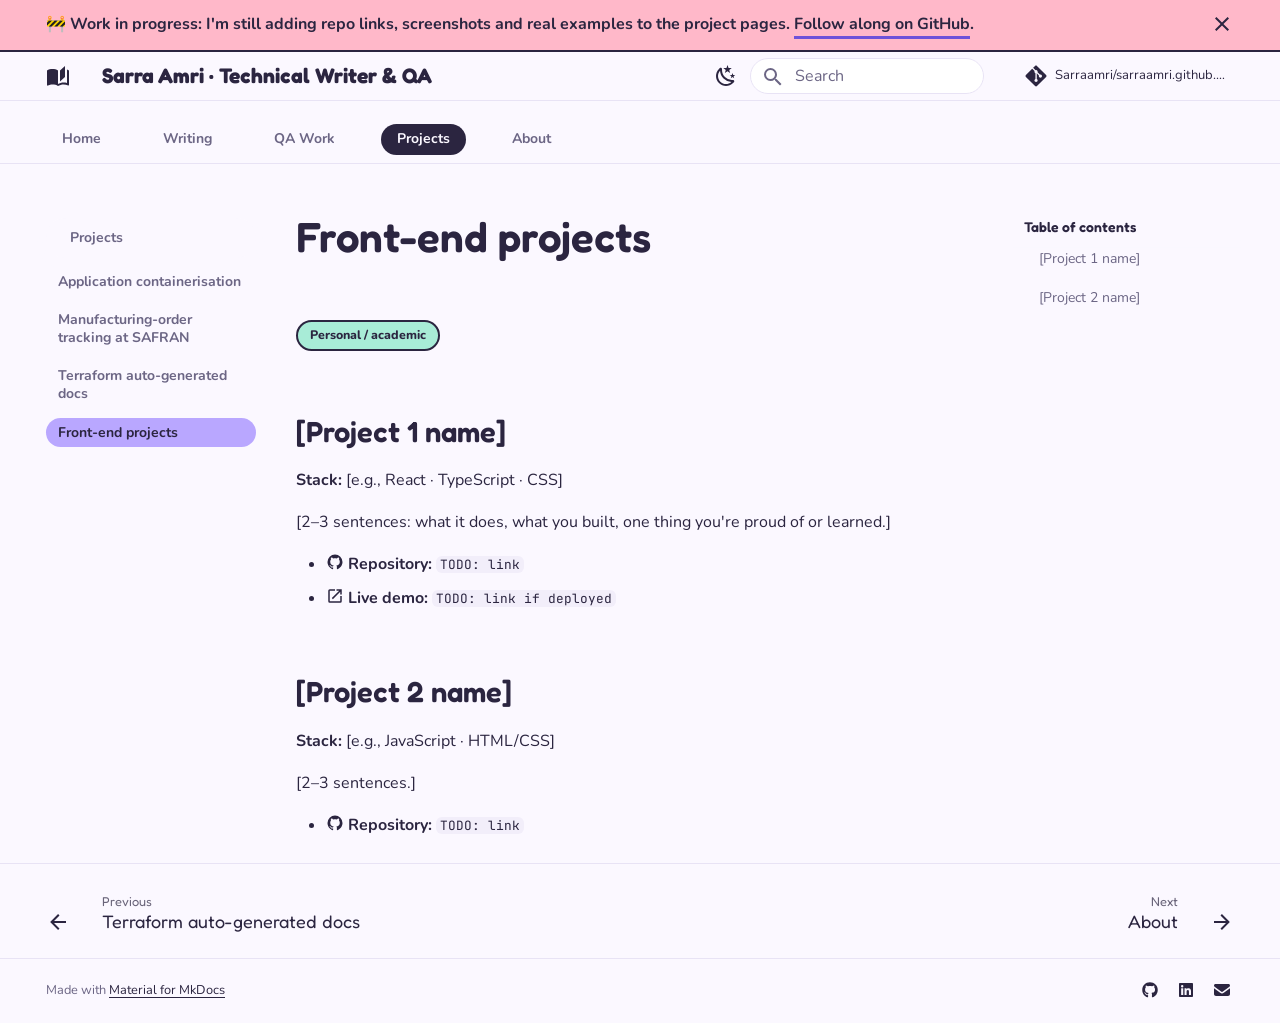
<file: projects/frontend/index.html>
<!doctype html>
<html lang="en" class="no-js">
  <head>
    
      <meta charset="utf-8">
      <meta name="viewport" content="width=device-width,initial-scale=1">
      
        <meta name="description" content="Technical Writer at Vneuron · QA in practice. Documentation, testing, docs-as-code.">
      
      
      
        <link rel="canonical" href="https://sarraamri.github.io/projects/frontend/">
      
      
        <link rel="prev" href="../terraform-docs/">
      
      
        <link rel="next" href="../../about/">
      
      
        
      
      
      <link rel="icon" href="../../assets/images/favicon.png">
      <meta name="generator" content="mkdocs-1.6.1, mkdocs-material-9.7.7">
    
    
      
        <title>Front-end projects - Sarra Amri · Technical Writer & QA</title>
      
    
    
      <link rel="stylesheet" href="../../assets/stylesheets/main.ec1eaa64.min.css">
      
        
        <link rel="stylesheet" href="../../assets/stylesheets/palette.ab4e12ef.min.css">
      
      


    
    
      
    
    
      
        
        
        <link rel="preconnect" href="https://fonts.gstatic.com" crossorigin>
        <link rel="stylesheet" href="https://fonts.googleapis.com/css?family=Nunito:300,300i,400,400i,700,700i%7CJetBrains+Mono:400,400i,700,700i&display=fallback">
        <style>:root{--md-text-font:"Nunito";--md-code-font:"JetBrains Mono"}</style>
      
    
    
      <link rel="stylesheet" href="../../stylesheets/extra.css?v=6">
    
    <script>__md_scope=new URL("../..",location),__md_hash=e=>[...e].reduce(((e,_)=>(e<<5)-e+_.charCodeAt(0)),0),__md_get=(e,_=localStorage,t=__md_scope)=>JSON.parse(_.getItem(t.pathname+"."+e)),__md_set=(e,_,t=localStorage,a=__md_scope)=>{try{t.setItem(a.pathname+"."+e,JSON.stringify(_))}catch(e){}}</script>
    
      

    
    
  </head>
  
  
    
    
      
    
    
    
    
    <body dir="ltr" data-md-color-scheme="default" data-md-color-primary="indigo" data-md-color-accent="indigo">
  
    
    <input class="md-toggle" data-md-toggle="drawer" type="checkbox" id="__drawer" autocomplete="off">
    <input class="md-toggle" data-md-toggle="search" type="checkbox" id="__search" autocomplete="off">
    <label class="md-overlay" for="__drawer"></label>
    <div data-md-component="skip">
      
        
        <a href="#front-end-projects" class="md-skip">
          Skip to content
        </a>
      
    </div>
    <div data-md-component="announce">
      
        <aside class="md-banner">
          <div class="md-banner__inner md-grid md-typeset">
            
              <button class="md-banner__button md-icon" aria-label="Don't show this again">
                
                <svg xmlns="http://www.w3.org/2000/svg" viewBox="0 0 24 24"><path d="M19 6.41 17.59 5 12 10.59 6.41 5 5 6.41 10.59 12 5 17.59 6.41 19 12 13.41 17.59 19 19 17.59 13.41 12z"/></svg>
              </button>
            
            
  🚧 <strong>Work in progress</strong>: I'm still adding repo links, screenshots and
  real examples to the project pages.
  <a href="https://github.com/Sarraamri/sarraamri.github.io">Follow along on GitHub</a>.

          </div>
          
            <script>var el=document.querySelector("[data-md-component=announce]");if(el){var content=el.querySelector(".md-typeset");__md_hash(content.innerHTML)===__md_get("__announce")&&(el.hidden=!0)}</script>
          
        </aside>
      
    </div>
    
    
      

<header class="md-header" data-md-component="header">
  <nav class="md-header__inner md-grid" aria-label="Header">
    <a href="../.." title="Sarra Amri · Technical Writer &amp; QA" class="md-header__button md-logo" aria-label="Sarra Amri · Technical Writer & QA" data-md-component="logo">
      
  
  <svg xmlns="http://www.w3.org/2000/svg" viewBox="0 0 24 24"><path d="m19 2-5 4.5v11l5-4.5zM6.5 5C4.55 5 2.45 5.4 1 6.5v14.66c0 .25.25.5.5.5.1 0 .15-.07.25-.07 1.35-.65 3.3-1.09 4.75-1.09 1.95 0 4.05.4 5.5 1.5 1.35-.85 3.8-1.5 5.5-1.5 1.65 0 3.35.31 4.75 1.06.1.05.15.03.25.03.25 0 .5-.25.5-.5V6.5c-.6-.45-1.25-.75-2-1V19c-1.1-.35-2.3-.5-3.5-.5-1.7 0-4.15.65-5.5 1.5V6.5C10.55 5.4 8.45 5 6.5 5"/></svg>

    </a>
    <label class="md-header__button md-icon" for="__drawer">
      
      <svg xmlns="http://www.w3.org/2000/svg" viewBox="0 0 24 24"><path d="M3 6h18v2H3zm0 5h18v2H3zm0 5h18v2H3z"/></svg>
    </label>
    <div class="md-header__title" data-md-component="header-title">
      <div class="md-header__ellipsis">
        <div class="md-header__topic">
          <span class="md-ellipsis">
            Sarra Amri · Technical Writer & QA
          </span>
        </div>
        <div class="md-header__topic" data-md-component="header-topic">
          <span class="md-ellipsis">
            
              Front-end projects
            
          </span>
        </div>
      </div>
    </div>
    
      
        <form class="md-header__option" data-md-component="palette">
  
    
    
    
    <input class="md-option" data-md-color-media="(prefers-color-scheme: light)" data-md-color-scheme="default" data-md-color-primary="indigo" data-md-color-accent="indigo"  aria-label="Switch to dark mode"  type="radio" name="__palette" id="__palette_0">
    
      <label class="md-header__button md-icon" title="Switch to dark mode" for="__palette_1" hidden>
        <svg xmlns="http://www.w3.org/2000/svg" viewBox="0 0 24 24"><path d="m17.75 4.09-2.53 1.94.91 3.06-2.63-1.81-2.63 1.81.91-3.06-2.53-1.94L12.44 4l1.06-3 1.06 3zm3.5 6.91-1.64 1.25.59 1.98-1.7-1.17-1.7 1.17.59-1.98L15.75 11l2.06-.05L18.5 9l.69 1.95zm-2.28 4.95c.83-.08 1.72 1.1 1.19 1.85-.32.45-.66.87-1.08 1.27C15.17 23 8.84 23 4.94 19.07c-3.91-3.9-3.91-10.24 0-14.14.4-.4.82-.76 1.27-1.08.75-.53 1.93.36 1.85 1.19-.27 2.86.69 5.83 2.89 8.02a9.96 9.96 0 0 0 8.02 2.89m-1.64 2.02a12.08 12.08 0 0 1-7.8-3.47c-2.17-2.19-3.33-5-3.49-7.82-2.81 3.14-2.7 7.96.31 10.98 3.02 3.01 7.84 3.12 10.98.31"/></svg>
      </label>
    
  
    
    
    
    <input class="md-option" data-md-color-media="(prefers-color-scheme: dark)" data-md-color-scheme="slate" data-md-color-primary="indigo" data-md-color-accent="indigo"  aria-label="Switch to light mode"  type="radio" name="__palette" id="__palette_1">
    
      <label class="md-header__button md-icon" title="Switch to light mode" for="__palette_0" hidden>
        <svg xmlns="http://www.w3.org/2000/svg" viewBox="0 0 24 24"><path d="M12 7a5 5 0 0 1 5 5 5 5 0 0 1-5 5 5 5 0 0 1-5-5 5 5 0 0 1 5-5m0 2a3 3 0 0 0-3 3 3 3 0 0 0 3 3 3 3 0 0 0 3-3 3 3 0 0 0-3-3m0-7 2.39 3.42C13.65 5.15 12.84 5 12 5s-1.65.15-2.39.42zM3.34 7l4.16-.35A7.2 7.2 0 0 0 5.94 8.5c-.44.74-.69 1.5-.83 2.29zm.02 10 1.76-3.77a7.131 7.131 0 0 0 2.38 4.14zM20.65 7l-1.77 3.79a7.02 7.02 0 0 0-2.38-4.15zm-.01 10-4.14.36c.59-.51 1.12-1.14 1.54-1.86.42-.73.69-1.5.83-2.29zM12 22l-2.41-3.44c.74.27 1.55.44 2.41.44.82 0 1.63-.17 2.37-.44z"/></svg>
      </label>
    
  
</form>
      
    
    
      <script>var palette=__md_get("__palette");if(palette&&palette.color){if("(prefers-color-scheme)"===palette.color.media){var media=matchMedia("(prefers-color-scheme: light)"),input=document.querySelector(media.matches?"[data-md-color-media='(prefers-color-scheme: light)']":"[data-md-color-media='(prefers-color-scheme: dark)']");palette.color.media=input.getAttribute("data-md-color-media"),palette.color.scheme=input.getAttribute("data-md-color-scheme"),palette.color.primary=input.getAttribute("data-md-color-primary"),palette.color.accent=input.getAttribute("data-md-color-accent")}for(var[key,value]of Object.entries(palette.color))document.body.setAttribute("data-md-color-"+key,value)}</script>
    
    
    
      
      
        <label class="md-header__button md-icon" for="__search">
          
          <svg xmlns="http://www.w3.org/2000/svg" viewBox="0 0 24 24"><path d="M9.5 3A6.5 6.5 0 0 1 16 9.5c0 1.61-.59 3.09-1.56 4.23l.27.27h.79l5 5-1.5 1.5-5-5v-.79l-.27-.27A6.52 6.52 0 0 1 9.5 16 6.5 6.5 0 0 1 3 9.5 6.5 6.5 0 0 1 9.5 3m0 2C7 5 5 7 5 9.5S7 14 9.5 14 14 12 14 9.5 12 5 9.5 5"/></svg>
        </label>
        <div class="md-search" data-md-component="search" role="dialog">
  <label class="md-search__overlay" for="__search"></label>
  <div class="md-search__inner" role="search">
    <form class="md-search__form" name="search">
      <input type="text" class="md-search__input" name="query" aria-label="Search" placeholder="Search" autocapitalize="off" autocorrect="off" autocomplete="off" spellcheck="false" data-md-component="search-query" required>
      <label class="md-search__icon md-icon" for="__search">
        
        <svg xmlns="http://www.w3.org/2000/svg" viewBox="0 0 24 24"><path d="M9.5 3A6.5 6.5 0 0 1 16 9.5c0 1.61-.59 3.09-1.56 4.23l.27.27h.79l5 5-1.5 1.5-5-5v-.79l-.27-.27A6.52 6.52 0 0 1 9.5 16 6.5 6.5 0 0 1 3 9.5 6.5 6.5 0 0 1 9.5 3m0 2C7 5 5 7 5 9.5S7 14 9.5 14 14 12 14 9.5 12 5 9.5 5"/></svg>
        
        <svg xmlns="http://www.w3.org/2000/svg" viewBox="0 0 24 24"><path d="M20 11v2H8l5.5 5.5-1.42 1.42L4.16 12l7.92-7.92L13.5 5.5 8 11z"/></svg>
      </label>
      <nav class="md-search__options" aria-label="Search">
        
        <button type="reset" class="md-search__icon md-icon" title="Clear" aria-label="Clear" tabindex="-1">
          
          <svg xmlns="http://www.w3.org/2000/svg" viewBox="0 0 24 24"><path d="M19 6.41 17.59 5 12 10.59 6.41 5 5 6.41 10.59 12 5 17.59 6.41 19 12 13.41 17.59 19 19 17.59 13.41 12z"/></svg>
        </button>
      </nav>
      
        <div class="md-search__suggest" data-md-component="search-suggest"></div>
      
    </form>
    <div class="md-search__output">
      <div class="md-search__scrollwrap" tabindex="0" data-md-scrollfix>
        <div class="md-search-result" data-md-component="search-result">
          <div class="md-search-result__meta">
            Initializing search
          </div>
          <ol class="md-search-result__list" role="presentation"></ol>
        </div>
      </div>
    </div>
  </div>
</div>
      
    
    
      <div class="md-header__source">
        <a href="https://github.com/Sarraamri/sarraamri.github.io" title="Go to repository" class="md-source" data-md-component="source">
  <div class="md-source__icon md-icon">
    
    <svg xmlns="http://www.w3.org/2000/svg" viewBox="0 0 448 512"><!--! Font Awesome Free 7.1.0 by @fontawesome - https://fontawesome.com License - https://fontawesome.com/license/free (Icons: CC BY 4.0, Fonts: SIL OFL 1.1, Code: MIT License) Copyright 2025 Fonticons, Inc.--><path d="M439.6 236.1 244 40.5c-5.4-5.5-12.8-8.5-20.4-8.5s-15 3-20.4 8.4L162.5 81l51.5 51.5c27.1-9.1 52.7 16.8 43.4 43.7l49.7 49.7c34.2-11.8 61.2 31 35.5 56.7-26.5 26.5-70.2-2.9-56-37.3L240.3 199v121.9c25.3 12.5 22.3 41.8 9.1 55-6.4 6.4-15.2 10.1-24.3 10.1s-17.8-3.6-24.3-10.1c-17.6-17.6-11.1-46.9 11.2-56v-123c-20.8-8.5-24.6-30.7-18.6-45L142.6 101 8.5 235.1C3 240.6 0 247.9 0 255.5s3 15 8.5 20.4l195.6 195.7c5.4 5.4 12.7 8.4 20.4 8.4s15-3 20.4-8.4l194.7-194.7c5.4-5.4 8.4-12.8 8.4-20.4s-3-15-8.4-20.4"/></svg>
  </div>
  <div class="md-source__repository">
    Sarraamri/sarraamri.github.io
  </div>
</a>
      </div>
    
  </nav>
  
</header>
    
    <div class="md-container" data-md-component="container">
      
      
        
          
            
<nav class="md-tabs" aria-label="Tabs" data-md-component="tabs">
  <div class="md-grid">
    <ul class="md-tabs__list">
      
        
  
  
  
  
    <li class="md-tabs__item">
      <a href="../.." class="md-tabs__link">
        
  
  
    
  
  Home

      </a>
    </li>
  

      
        
  
  
  
  
    
    
      <li class="md-tabs__item">
        <a href="../../writing/reis-user-guides/" class="md-tabs__link">
          
  
  
    
  
  Writing

        </a>
      </li>
    
  

      
        
  
  
  
  
    
    
      <li class="md-tabs__item">
        <a href="../../qa/defects/" class="md-tabs__link">
          
  
  
    
  
  QA Work

        </a>
      </li>
    
  

      
        
  
  
  
    
  
  
    
    
      <li class="md-tabs__item md-tabs__item--active">
        <a href="../" class="md-tabs__link">
          
  
  
    
  
  Projects

        </a>
      </li>
    
  

      
        
  
  
  
  
    <li class="md-tabs__item">
      <a href="../../about/" class="md-tabs__link">
        
  
  
    
  
  About

      </a>
    </li>
  

      
    </ul>
  </div>
</nav>
          
        
      
      <main class="md-main" data-md-component="main">
        <div class="md-main__inner md-grid">
          
            
              
              <div class="md-sidebar md-sidebar--primary" data-md-component="sidebar" data-md-type="navigation" >
                <div class="md-sidebar__scrollwrap">
                  <div class="md-sidebar__inner">
                    


  


<nav class="md-nav md-nav--primary md-nav--lifted" aria-label="Navigation" data-md-level="0">
  <label class="md-nav__title" for="__drawer">
    <a href="../.." title="Sarra Amri · Technical Writer &amp; QA" class="md-nav__button md-logo" aria-label="Sarra Amri · Technical Writer & QA" data-md-component="logo">
      
  
  <svg xmlns="http://www.w3.org/2000/svg" viewBox="0 0 24 24"><path d="m19 2-5 4.5v11l5-4.5zM6.5 5C4.55 5 2.45 5.4 1 6.5v14.66c0 .25.25.5.5.5.1 0 .15-.07.25-.07 1.35-.65 3.3-1.09 4.75-1.09 1.95 0 4.05.4 5.5 1.5 1.35-.85 3.8-1.5 5.5-1.5 1.65 0 3.35.31 4.75 1.06.1.05.15.03.25.03.25 0 .5-.25.5-.5V6.5c-.6-.45-1.25-.75-2-1V19c-1.1-.35-2.3-.5-3.5-.5-1.7 0-4.15.65-5.5 1.5V6.5C10.55 5.4 8.45 5 6.5 5"/></svg>

    </a>
    Sarra Amri · Technical Writer & QA
  </label>
  
    <div class="md-nav__source">
      <a href="https://github.com/Sarraamri/sarraamri.github.io" title="Go to repository" class="md-source" data-md-component="source">
  <div class="md-source__icon md-icon">
    
    <svg xmlns="http://www.w3.org/2000/svg" viewBox="0 0 448 512"><!--! Font Awesome Free 7.1.0 by @fontawesome - https://fontawesome.com License - https://fontawesome.com/license/free (Icons: CC BY 4.0, Fonts: SIL OFL 1.1, Code: MIT License) Copyright 2025 Fonticons, Inc.--><path d="M439.6 236.1 244 40.5c-5.4-5.5-12.8-8.5-20.4-8.5s-15 3-20.4 8.4L162.5 81l51.5 51.5c27.1-9.1 52.7 16.8 43.4 43.7l49.7 49.7c34.2-11.8 61.2 31 35.5 56.7-26.5 26.5-70.2-2.9-56-37.3L240.3 199v121.9c25.3 12.5 22.3 41.8 9.1 55-6.4 6.4-15.2 10.1-24.3 10.1s-17.8-3.6-24.3-10.1c-17.6-17.6-11.1-46.9 11.2-56v-123c-20.8-8.5-24.6-30.7-18.6-45L142.6 101 8.5 235.1C3 240.6 0 247.9 0 255.5s3 15 8.5 20.4l195.6 195.7c5.4 5.4 12.7 8.4 20.4 8.4s15-3 20.4-8.4l194.7-194.7c5.4-5.4 8.4-12.8 8.4-20.4s-3-15-8.4-20.4"/></svg>
  </div>
  <div class="md-source__repository">
    Sarraamri/sarraamri.github.io
  </div>
</a>
    </div>
  
  <ul class="md-nav__list" data-md-scrollfix>
    
      
      
  
  
  
  
    <li class="md-nav__item">
      <a href="../.." class="md-nav__link">
        
  
  
  <span class="md-ellipsis">
    
  
    Home
  

    
  </span>
  
  

      </a>
    </li>
  

    
      
      
  
  
  
  
    
    
      
        
      
        
      
        
      
    
    
    
      
      
        
      
    
    
    <li class="md-nav__item md-nav__item--nested">
      
        
        
        <input class="md-nav__toggle md-toggle " type="checkbox" id="__nav_2" >
        
          
          <label class="md-nav__link" for="__nav_2" id="__nav_2_label" tabindex="0">
            
  
  
  <span class="md-ellipsis">
    
  
    Writing
  

    
  </span>
  
  

            <span class="md-nav__icon md-icon"></span>
          </label>
        
        <nav class="md-nav" data-md-level="1" aria-labelledby="__nav_2_label" aria-expanded="false">
          <label class="md-nav__title" for="__nav_2">
            <span class="md-nav__icon md-icon"></span>
            
  
    Writing
  

          </label>
          <ul class="md-nav__list" data-md-scrollfix>
            
              
                
  
  
  
  
    <li class="md-nav__item">
      <a href="../../writing/reis-user-guides/" class="md-nav__link">
        
  
  
  <span class="md-ellipsis">
    
  
    User guides and technical docs
  

    
  </span>
  
  

      </a>
    </li>
  

              
            
              
                
  
  
  
  
    <li class="md-nav__item">
      <a href="../../writing/tbml-doc-set/" class="md-nav__link">
        
  
  
  <span class="md-ellipsis">
    
  
    New product doc set from scratch
  

    
  </span>
  
  

      </a>
    </li>
  

              
            
              
                
  
  
  
  
    <li class="md-nav__item">
      <a href="../../writing/docs-qa-checklist/" class="md-nav__link">
        
  
  
  <span class="md-ellipsis">
    
  
    Docs QA checklist
  

    
  </span>
  
  

      </a>
    </li>
  

              
            
          </ul>
        </nav>
      
    </li>
  

    
      
      
  
  
  
  
    
    
      
        
      
        
      
        
      
    
    
    
      
      
        
      
    
    
    <li class="md-nav__item md-nav__item--nested">
      
        
        
        <input class="md-nav__toggle md-toggle " type="checkbox" id="__nav_3" >
        
          
          <label class="md-nav__link" for="__nav_3" id="__nav_3_label" tabindex="0">
            
  
  
  <span class="md-ellipsis">
    
  
    QA Work
  

    
  </span>
  
  

            <span class="md-nav__icon md-icon"></span>
          </label>
        
        <nav class="md-nav" data-md-level="1" aria-labelledby="__nav_3_label" aria-expanded="false">
          <label class="md-nav__title" for="__nav_3">
            <span class="md-nav__icon md-icon"></span>
            
  
    QA Work
  

          </label>
          <ul class="md-nav__list" data-md-scrollfix>
            
              
                
  
  
  
  
    <li class="md-nav__item">
      <a href="../../qa/defects/" class="md-nav__link">
        
  
  
  <span class="md-ellipsis">
    
  
    Defects I find while documenting
  

    
  </span>
  
  

      </a>
    </li>
  

              
            
              
                
  
  
  
  
    <li class="md-nav__item">
      <a href="../../qa/postman-ci/" class="md-nav__link">
        
  
  
  <span class="md-ellipsis">
    
  
    Postman collection in CI
  

    
  </span>
  
  

      </a>
    </li>
  

              
            
              
                
  
  
  
  
    <li class="md-nav__item">
      <a href="../../qa/test-scenarios/" class="md-nav__link">
        
  
  
  <span class="md-ellipsis">
    
  
    Test scenarios for a new product
  

    
  </span>
  
  

      </a>
    </li>
  

              
            
          </ul>
        </nav>
      
    </li>
  

    
      
      
  
  
    
  
  
  
    
    
      
        
          
        
      
        
      
        
      
        
      
        
      
    
    
    
      
        
        
      
      
        
      
    
    
    <li class="md-nav__item md-nav__item--active md-nav__item--section md-nav__item--nested">
      
        
        
        <input class="md-nav__toggle md-toggle " type="checkbox" id="__nav_4" checked>
        
          
          <div class="md-nav__link md-nav__container">
            <a href="../" class="md-nav__link ">
              
  
  
  <span class="md-ellipsis">
    
  
    Projects
  

    
  </span>
  
  

            </a>
            
              
              <label class="md-nav__link " for="__nav_4" id="__nav_4_label" tabindex="">
                <span class="md-nav__icon md-icon"></span>
              </label>
            
          </div>
        
        <nav class="md-nav" data-md-level="1" aria-labelledby="__nav_4_label" aria-expanded="true">
          <label class="md-nav__title" for="__nav_4">
            <span class="md-nav__icon md-icon"></span>
            
  
    Projects
  

          </label>
          <ul class="md-nav__list" data-md-scrollfix>
            
              
            
              
                
  
  
  
  
    <li class="md-nav__item">
      <a href="../reis-kubernetes/" class="md-nav__link">
        
  
  
  <span class="md-ellipsis">
    
  
    Application containerisation
  

    
  </span>
  
  

      </a>
    </li>
  

              
            
              
                
  
  
  
  
    <li class="md-nav__item">
      <a href="../safran-manufacturing/" class="md-nav__link">
        
  
  
  <span class="md-ellipsis">
    
  
    Manufacturing-order tracking at SAFRAN
  

    
  </span>
  
  

      </a>
    </li>
  

              
            
              
                
  
  
  
  
    <li class="md-nav__item">
      <a href="../terraform-docs/" class="md-nav__link">
        
  
  
  <span class="md-ellipsis">
    
  
    Terraform auto-generated docs
  

    
  </span>
  
  

      </a>
    </li>
  

              
            
              
                
  
  
    
  
  
  
    <li class="md-nav__item md-nav__item--active">
      
      <input class="md-nav__toggle md-toggle" type="checkbox" id="__toc">
      
      
        
      
      
        <label class="md-nav__link md-nav__link--active" for="__toc">
          
  
  
  <span class="md-ellipsis">
    
  
    Front-end projects
  

    
  </span>
  
  

          <span class="md-nav__icon md-icon"></span>
        </label>
      
      <a href="./" class="md-nav__link md-nav__link--active">
        
  
  
  <span class="md-ellipsis">
    
  
    Front-end projects
  

    
  </span>
  
  

      </a>
      
        

<nav class="md-nav md-nav--secondary" aria-label="Table of contents">
  
  
  
    
  
  
    <label class="md-nav__title" for="__toc">
      <span class="md-nav__icon md-icon"></span>
      Table of contents
    </label>
    <ul class="md-nav__list" data-md-component="toc" data-md-scrollfix>
      
        <li class="md-nav__item">
  <a href="#project-1-name" class="md-nav__link">
    <span class="md-ellipsis">
      
        [Project 1 name]
      
    </span>
  </a>
  
</li>
      
        <li class="md-nav__item">
  <a href="#project-2-name" class="md-nav__link">
    <span class="md-ellipsis">
      
        [Project 2 name]
      
    </span>
  </a>
  
</li>
      
    </ul>
  
</nav>
      
    </li>
  

              
            
          </ul>
        </nav>
      
    </li>
  

    
      
      
  
  
  
  
    <li class="md-nav__item">
      <a href="../../about/" class="md-nav__link">
        
  
  
  <span class="md-ellipsis">
    
  
    About
  

    
  </span>
  
  

      </a>
    </li>
  

    
  </ul>
</nav>
                  </div>
                </div>
              </div>
            
            
              
              <div class="md-sidebar md-sidebar--secondary" data-md-component="sidebar" data-md-type="toc" >
                <div class="md-sidebar__scrollwrap">
                  <div class="md-sidebar__inner">
                    

<nav class="md-nav md-nav--secondary" aria-label="Table of contents">
  
  
  
    
  
  
    <label class="md-nav__title" for="__toc">
      <span class="md-nav__icon md-icon"></span>
      Table of contents
    </label>
    <ul class="md-nav__list" data-md-component="toc" data-md-scrollfix>
      
        <li class="md-nav__item">
  <a href="#project-1-name" class="md-nav__link">
    <span class="md-ellipsis">
      
        [Project 1 name]
      
    </span>
  </a>
  
</li>
      
        <li class="md-nav__item">
  <a href="#project-2-name" class="md-nav__link">
    <span class="md-ellipsis">
      
        [Project 2 name]
      
    </span>
  </a>
  
</li>
      
    </ul>
  
</nav>
                  </div>
                </div>
              </div>
            
          
          
            <div class="md-content" data-md-component="content">
              
              <article class="md-content__inner md-typeset">
                
                  


  
  


<h1 id="front-end-projects">Front-end projects</h1>
<p><span class="badge b-perso">Personal / academic</span></p>
<!-- TODO: fill in your two front-end projects. Suggested structure per project: -->

<h2 id="project-1-name">[Project 1 name]</h2>
<p><strong>Stack:</strong> [e.g., React · TypeScript · CSS]</p>
<p>[2–3 sentences: what it does, what you built, one thing you're proud of or learned.]</p>
<ul>
<li><span class="twemoji"><svg xmlns="http://www.w3.org/2000/svg" viewBox="0 0 24 24"><path d="M12 2A10 10 0 0 0 2 12c0 4.42 2.87 8.17 6.84 9.5.5.08.66-.23.66-.5v-1.69c-2.77.6-3.36-1.34-3.36-1.34-.46-1.16-1.11-1.47-1.11-1.47-.91-.62.07-.6.07-.6 1 .07 1.53 1.03 1.53 1.03.87 1.52 2.34 1.07 2.91.83.09-.65.35-1.09.63-1.34-2.22-.25-4.55-1.11-4.55-4.92 0-1.11.38-2 1.03-2.71-.1-.25-.45-1.29.1-2.64 0 0 .84-.27 2.75 1.02.79-.22 1.65-.33 2.5-.33s1.71.11 2.5.33c1.91-1.29 2.75-1.02 2.75-1.02.55 1.35.2 2.39.1 2.64.65.71 1.03 1.6 1.03 2.71 0 3.82-2.34 4.66-4.57 4.91.36.31.69.92.69 1.85V21c0 .27.16.59.67.5C19.14 20.16 22 16.42 22 12A10 10 0 0 0 12 2"/></svg></span> <strong>Repository:</strong> <code>TODO: link</code></li>
<li><span class="twemoji"><svg xmlns="http://www.w3.org/2000/svg" viewBox="0 0 24 24"><path d="M14 3v2h3.59l-9.83 9.83 1.41 1.41L19 6.41V10h2V3m-2 16H5V5h7V3H5a2 2 0 0 0-2 2v14a2 2 0 0 0 2 2h14a2 2 0 0 0 2-2v-7h-2z"/></svg></span> <strong>Live demo:</strong> <code>TODO: link if deployed</code></li>
</ul>
<!-- TODO: one screenshot: ![Screenshot](../assets/frontend-1.png) -->

<h2 id="project-2-name">[Project 2 name]</h2>
<p><strong>Stack:</strong> [e.g., JavaScript · HTML/CSS]</p>
<p>[2–3 sentences.]</p>
<ul>
<li><span class="twemoji"><svg xmlns="http://www.w3.org/2000/svg" viewBox="0 0 24 24"><path d="M12 2A10 10 0 0 0 2 12c0 4.42 2.87 8.17 6.84 9.5.5.08.66-.23.66-.5v-1.69c-2.77.6-3.36-1.34-3.36-1.34-.46-1.16-1.11-1.47-1.11-1.47-.91-.62.07-.6.07-.6 1 .07 1.53 1.03 1.53 1.03.87 1.52 2.34 1.07 2.91.83.09-.65.35-1.09.63-1.34-2.22-.25-4.55-1.11-4.55-4.92 0-1.11.38-2 1.03-2.71-.1-.25-.45-1.29.1-2.64 0 0 .84-.27 2.75 1.02.79-.22 1.65-.33 2.5-.33s1.71.11 2.5.33c1.91-1.29 2.75-1.02 2.75-1.02.55 1.35.2 2.39.1 2.64.65.71 1.03 1.6 1.03 2.71 0 3.82-2.34 4.66-4.57 4.91.36.31.69.92.69 1.85V21c0 .27.16.59.67.5C19.14 20.16 22 16.42 22 12A10 10 0 0 0 12 2"/></svg></span> <strong>Repository:</strong> <code>TODO: link</code></li>
</ul>












                
              </article>
            </div>
          
          
<script>var target=document.getElementById(location.hash.slice(1));target&&target.name&&(target.checked=target.name.startsWith("__tabbed_"))</script>
        </div>
        
          <button type="button" class="md-top md-icon" data-md-component="top" hidden>
  
  <svg xmlns="http://www.w3.org/2000/svg" viewBox="0 0 24 24"><path d="M13 20h-2V8l-5.5 5.5-1.42-1.42L12 4.16l7.92 7.92-1.42 1.42L13 8z"/></svg>
  Back to top
</button>
        
      </main>
      
        <footer class="md-footer">
  
    
      
      <nav class="md-footer__inner md-grid" aria-label="Footer" >
        
          
          <a href="../terraform-docs/" class="md-footer__link md-footer__link--prev" aria-label="Previous: Terraform auto-generated docs">
            <div class="md-footer__button md-icon">
              
              <svg xmlns="http://www.w3.org/2000/svg" viewBox="0 0 24 24"><path d="M20 11v2H8l5.5 5.5-1.42 1.42L4.16 12l7.92-7.92L13.5 5.5 8 11z"/></svg>
            </div>
            <div class="md-footer__title">
              <span class="md-footer__direction">
                Previous
              </span>
              <div class="md-ellipsis">
                Terraform auto-generated docs
              </div>
            </div>
          </a>
        
        
          
          <a href="../../about/" class="md-footer__link md-footer__link--next" aria-label="Next: About">
            <div class="md-footer__title">
              <span class="md-footer__direction">
                Next
              </span>
              <div class="md-ellipsis">
                About
              </div>
            </div>
            <div class="md-footer__button md-icon">
              
              <svg xmlns="http://www.w3.org/2000/svg" viewBox="0 0 24 24"><path d="M4 11v2h12l-5.5 5.5 1.42 1.42L19.84 12l-7.92-7.92L10.5 5.5 16 11z"/></svg>
            </div>
          </a>
        
      </nav>
    
  
  <div class="md-footer-meta md-typeset">
    <div class="md-footer-meta__inner md-grid">
      <div class="md-copyright">
  
  
    Made with
    <a href="https://squidfunk.github.io/mkdocs-material/" target="_blank" rel="noopener">
      Material for MkDocs
    </a>
  
</div>
      
        
<div class="md-social">
  
    
    
    
    
      
      
    
    <a href="https://github.com/Sarraamri" target="_blank" rel="noopener" title="github.com" class="md-social__link">
      <svg xmlns="http://www.w3.org/2000/svg" viewBox="0 0 512 512"><!--! Font Awesome Free 7.1.0 by @fontawesome - https://fontawesome.com License - https://fontawesome.com/license/free (Icons: CC BY 4.0, Fonts: SIL OFL 1.1, Code: MIT License) Copyright 2025 Fonticons, Inc.--><path d="M173.9 397.4c0 2-2.3 3.6-5.2 3.6-3.3.3-5.6-1.3-5.6-3.6 0-2 2.3-3.6 5.2-3.6 3-.3 5.6 1.3 5.6 3.6m-31.1-4.5c-.7 2 1.3 4.3 4.3 4.9 2.6 1 5.6 0 6.2-2s-1.3-4.3-4.3-5.2c-2.6-.7-5.5.3-6.2 2.3m44.2-1.7c-2.9.7-4.9 2.6-4.6 4.9.3 2 2.9 3.3 5.9 2.6 2.9-.7 4.9-2.6 4.6-4.6-.3-1.9-3-3.2-5.9-2.9M252.8 8C114.1 8 8 113.3 8 252c0 110.9 69.8 205.8 169.5 239.2 12.8 2.3 17.3-5.6 17.3-12.1 0-6.2-.3-40.4-.3-61.4 0 0-70 15-84.7-29.8 0 0-11.4-29.1-27.8-36.6 0 0-22.9-15.7 1.6-15.4 0 0 24.9 2 38.6 25.8 21.9 38.6 58.6 27.5 72.9 20.9 2.3-16 8.8-27.1 16-33.7-55.9-6.2-112.3-14.3-112.3-110.5 0-27.5 7.6-41.3 23.6-58.9-2.6-6.5-11.1-33.3 2.6-67.9 20.9-6.5 69 27 69 27 20-5.6 41.5-8.5 62.8-8.5s42.8 2.9 62.8 8.5c0 0 48.1-33.6 69-27 13.7 34.7 5.2 61.4 2.6 67.9 16 17.7 25.8 31.5 25.8 58.9 0 96.5-58.9 104.2-114.8 110.5 9.2 7.9 17 22.9 17 46.4 0 33.7-.3 75.4-.3 83.6 0 6.5 4.6 14.4 17.3 12.1C436.2 457.8 504 362.9 504 252 504 113.3 391.5 8 252.8 8M105.2 352.9c-1.3 1-1 3.3.7 5.2 1.6 1.6 3.9 2.3 5.2 1 1.3-1 1-3.3-.7-5.2-1.6-1.6-3.9-2.3-5.2-1m-10.8-8.1c-.7 1.3.3 2.9 2.3 3.9 1.6 1 3.6.7 4.3-.7.7-1.3-.3-2.9-2.3-3.9-2-.6-3.6-.3-4.3.7m32.4 35.6c-1.6 1.3-1 4.3 1.3 6.2 2.3 2.3 5.2 2.6 6.5 1 1.3-1.3.7-4.3-1.3-6.2-2.2-2.3-5.2-2.6-6.5-1m-11.4-14.7c-1.6 1-1.6 3.6 0 5.9s4.3 3.3 5.6 2.3c1.6-1.3 1.6-3.9 0-6.2-1.4-2.3-4-3.3-5.6-2"/></svg>
    </a>
  
    
    
    
    
      
      
    
    <a href="https://linkedin.com/in/sarra-amri-019902217" target="_blank" rel="noopener" title="linkedin.com" class="md-social__link">
      <svg xmlns="http://www.w3.org/2000/svg" viewBox="0 0 448 512"><!--! Font Awesome Free 7.1.0 by @fontawesome - https://fontawesome.com License - https://fontawesome.com/license/free (Icons: CC BY 4.0, Fonts: SIL OFL 1.1, Code: MIT License) Copyright 2025 Fonticons, Inc.--><path d="M416 32H31.9C14.3 32 0 46.5 0 64.3v383.4C0 465.5 14.3 480 31.9 480H416c17.6 0 32-14.5 32-32.3V64.3c0-17.8-14.4-32.3-32-32.3M135.4 416H69V202.2h66.5V416zM102.2 96a38.5 38.5 0 1 1 0 77 38.5 38.5 0 1 1 0-77m282.1 320h-66.4V312c0-24.8-.5-56.7-34.5-56.7-34.6 0-39.9 27-39.9 54.9V416h-66.4V202.2h63.7v29.2h.9c8.9-16.8 30.6-34.5 62.9-34.5 67.2 0 79.7 44.3 79.7 101.9z"/></svg>
    </a>
  
    
    
    
    
    <a href="mailto:sarraamri2508@gmail.com" target="_blank" rel="noopener" title="" class="md-social__link">
      <svg xmlns="http://www.w3.org/2000/svg" viewBox="0 0 512 512"><!--! Font Awesome Free 7.1.0 by @fontawesome - https://fontawesome.com License - https://fontawesome.com/license/free (Icons: CC BY 4.0, Fonts: SIL OFL 1.1, Code: MIT License) Copyright 2025 Fonticons, Inc.--><path d="M48 64C21.5 64 0 85.5 0 112c0 15.1 7.1 29.3 19.2 38.4l208 156a48 48 0 0 0 57.6 0l208-156c12.1-9.1 19.2-23.3 19.2-38.4 0-26.5-21.5-48-48-48zM0 196v188c0 35.3 28.7 64 64 64h384c35.3 0 64-28.7 64-64V196L313.6 344.8c-34.1 25.6-81.1 25.6-115.2 0z"/></svg>
    </a>
  
</div>
      
    </div>
  </div>
</footer>
      
    </div>
    <div class="md-dialog" data-md-component="dialog">
      <div class="md-dialog__inner md-typeset"></div>
    </div>
    
      <div class="md-progress" data-md-component="progress" role="progressbar"></div>
    
    
    
      
      
      <script id="__config" type="application/json">{"annotate": null, "base": "../..", "features": ["announce.dismiss", "navigation.indexes", "navigation.instant", "navigation.instant.progress", "toc.follow", "navigation.tabs", "navigation.sections", "navigation.top", "navigation.footer", "search.suggest", "search.highlight", "content.code.copy"], "search": "../../assets/javascripts/workers/search.2c215733.min.js", "tags": null, "translations": {"clipboard.copied": "Copied to clipboard", "clipboard.copy": "Copy to clipboard", "search.result.more.one": "1 more on this page", "search.result.more.other": "# more on this page", "search.result.none": "No matching documents", "search.result.one": "1 matching document", "search.result.other": "# matching documents", "search.result.placeholder": "Type to start searching", "search.result.term.missing": "Missing", "select.version": "Select version"}, "version": null}</script>
    
    
      <script src="../../assets/javascripts/bundle.d7400e89.min.js"></script>
      
    
  </body>
</html>
</file>
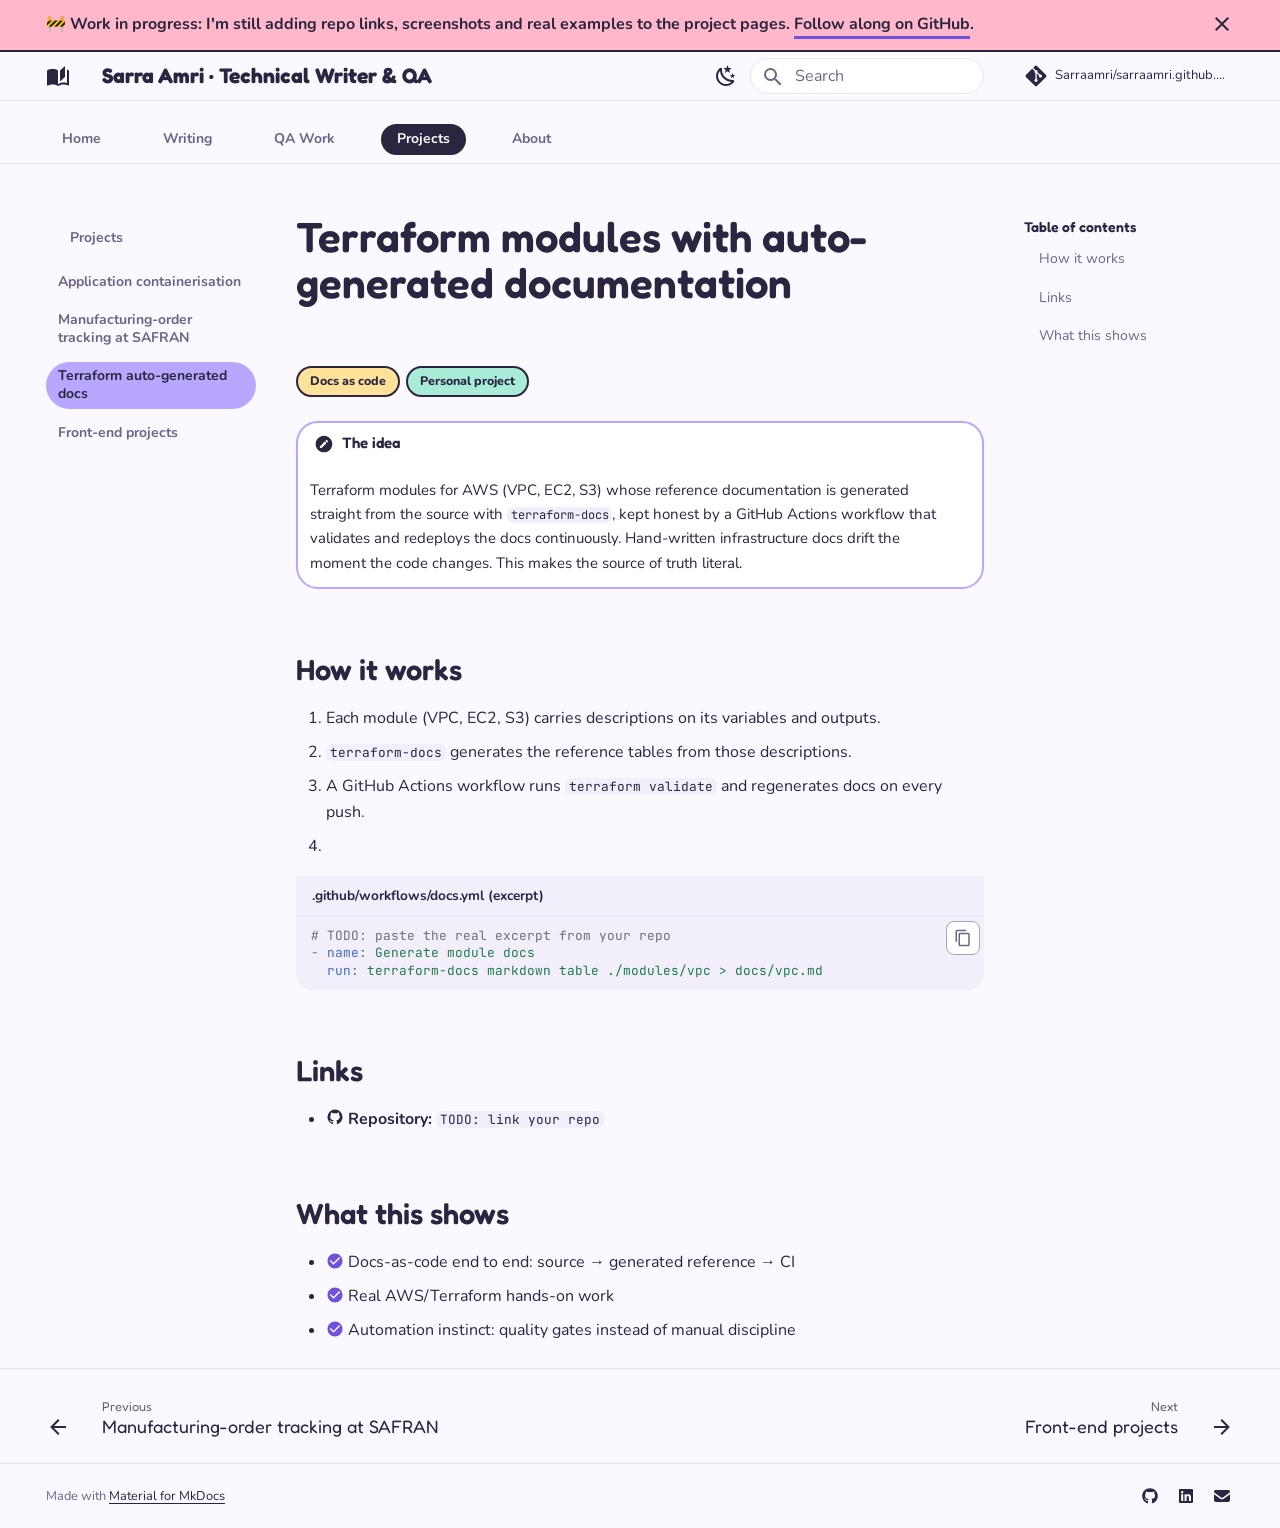
<file: projects/terraform-docs/index.html>
<!doctype html>
<html lang="en" class="no-js">
  <head>
    
      <meta charset="utf-8">
      <meta name="viewport" content="width=device-width,initial-scale=1">
      
        <meta name="description" content="Technical Writer at Vneuron · QA in practice. Documentation, testing, docs-as-code.">
      
      
      
        <link rel="canonical" href="https://sarraamri.github.io/projects/terraform-docs/">
      
      
        <link rel="prev" href="../safran-manufacturing/">
      
      
        <link rel="next" href="../frontend/">
      
      
        
      
      
      <link rel="icon" href="../../assets/images/favicon.png">
      <meta name="generator" content="mkdocs-1.6.1, mkdocs-material-9.7.7">
    
    
      
        <title>Terraform auto-generated docs - Sarra Amri · Technical Writer & QA</title>
      
    
    
      <link rel="stylesheet" href="../../assets/stylesheets/main.ec1eaa64.min.css">
      
        
        <link rel="stylesheet" href="../../assets/stylesheets/palette.ab4e12ef.min.css">
      
      


    
    
      
    
    
      
        
        
        <link rel="preconnect" href="https://fonts.gstatic.com" crossorigin>
        <link rel="stylesheet" href="https://fonts.googleapis.com/css?family=Nunito:300,300i,400,400i,700,700i%7CJetBrains+Mono:400,400i,700,700i&display=fallback">
        <style>:root{--md-text-font:"Nunito";--md-code-font:"JetBrains Mono"}</style>
      
    
    
      <link rel="stylesheet" href="../../stylesheets/extra.css?v=6">
    
    <script>__md_scope=new URL("../..",location),__md_hash=e=>[...e].reduce(((e,_)=>(e<<5)-e+_.charCodeAt(0)),0),__md_get=(e,_=localStorage,t=__md_scope)=>JSON.parse(_.getItem(t.pathname+"."+e)),__md_set=(e,_,t=localStorage,a=__md_scope)=>{try{t.setItem(a.pathname+"."+e,JSON.stringify(_))}catch(e){}}</script>
    
      

    
    
  </head>
  
  
    
    
      
    
    
    
    
    <body dir="ltr" data-md-color-scheme="default" data-md-color-primary="indigo" data-md-color-accent="indigo">
  
    
    <input class="md-toggle" data-md-toggle="drawer" type="checkbox" id="__drawer" autocomplete="off">
    <input class="md-toggle" data-md-toggle="search" type="checkbox" id="__search" autocomplete="off">
    <label class="md-overlay" for="__drawer"></label>
    <div data-md-component="skip">
      
        
        <a href="#terraform-modules-with-auto-generated-documentation" class="md-skip">
          Skip to content
        </a>
      
    </div>
    <div data-md-component="announce">
      
        <aside class="md-banner">
          <div class="md-banner__inner md-grid md-typeset">
            
              <button class="md-banner__button md-icon" aria-label="Don't show this again">
                
                <svg xmlns="http://www.w3.org/2000/svg" viewBox="0 0 24 24"><path d="M19 6.41 17.59 5 12 10.59 6.41 5 5 6.41 10.59 12 5 17.59 6.41 19 12 13.41 17.59 19 19 17.59 13.41 12z"/></svg>
              </button>
            
            
  🚧 <strong>Work in progress</strong>: I'm still adding repo links, screenshots and
  real examples to the project pages.
  <a href="https://github.com/Sarraamri/sarraamri.github.io">Follow along on GitHub</a>.

          </div>
          
            <script>var el=document.querySelector("[data-md-component=announce]");if(el){var content=el.querySelector(".md-typeset");__md_hash(content.innerHTML)===__md_get("__announce")&&(el.hidden=!0)}</script>
          
        </aside>
      
    </div>
    
    
      

<header class="md-header" data-md-component="header">
  <nav class="md-header__inner md-grid" aria-label="Header">
    <a href="../.." title="Sarra Amri · Technical Writer &amp; QA" class="md-header__button md-logo" aria-label="Sarra Amri · Technical Writer & QA" data-md-component="logo">
      
  
  <svg xmlns="http://www.w3.org/2000/svg" viewBox="0 0 24 24"><path d="m19 2-5 4.5v11l5-4.5zM6.5 5C4.55 5 2.45 5.4 1 6.5v14.66c0 .25.25.5.5.5.1 0 .15-.07.25-.07 1.35-.65 3.3-1.09 4.75-1.09 1.95 0 4.05.4 5.5 1.5 1.35-.85 3.8-1.5 5.5-1.5 1.65 0 3.35.31 4.75 1.06.1.05.15.03.25.03.25 0 .5-.25.5-.5V6.5c-.6-.45-1.25-.75-2-1V19c-1.1-.35-2.3-.5-3.5-.5-1.7 0-4.15.65-5.5 1.5V6.5C10.55 5.4 8.45 5 6.5 5"/></svg>

    </a>
    <label class="md-header__button md-icon" for="__drawer">
      
      <svg xmlns="http://www.w3.org/2000/svg" viewBox="0 0 24 24"><path d="M3 6h18v2H3zm0 5h18v2H3zm0 5h18v2H3z"/></svg>
    </label>
    <div class="md-header__title" data-md-component="header-title">
      <div class="md-header__ellipsis">
        <div class="md-header__topic">
          <span class="md-ellipsis">
            Sarra Amri · Technical Writer & QA
          </span>
        </div>
        <div class="md-header__topic" data-md-component="header-topic">
          <span class="md-ellipsis">
            
              Terraform auto-generated docs
            
          </span>
        </div>
      </div>
    </div>
    
      
        <form class="md-header__option" data-md-component="palette">
  
    
    
    
    <input class="md-option" data-md-color-media="(prefers-color-scheme: light)" data-md-color-scheme="default" data-md-color-primary="indigo" data-md-color-accent="indigo"  aria-label="Switch to dark mode"  type="radio" name="__palette" id="__palette_0">
    
      <label class="md-header__button md-icon" title="Switch to dark mode" for="__palette_1" hidden>
        <svg xmlns="http://www.w3.org/2000/svg" viewBox="0 0 24 24"><path d="m17.75 4.09-2.53 1.94.91 3.06-2.63-1.81-2.63 1.81.91-3.06-2.53-1.94L12.44 4l1.06-3 1.06 3zm3.5 6.91-1.64 1.25.59 1.98-1.7-1.17-1.7 1.17.59-1.98L15.75 11l2.06-.05L18.5 9l.69 1.95zm-2.28 4.95c.83-.08 1.72 1.1 1.19 1.85-.32.45-.66.87-1.08 1.27C15.17 23 8.84 23 4.94 19.07c-3.91-3.9-3.91-10.24 0-14.14.4-.4.82-.76 1.27-1.08.75-.53 1.93.36 1.85 1.19-.27 2.86.69 5.83 2.89 8.02a9.96 9.96 0 0 0 8.02 2.89m-1.64 2.02a12.08 12.08 0 0 1-7.8-3.47c-2.17-2.19-3.33-5-3.49-7.82-2.81 3.14-2.7 7.96.31 10.98 3.02 3.01 7.84 3.12 10.98.31"/></svg>
      </label>
    
  
    
    
    
    <input class="md-option" data-md-color-media="(prefers-color-scheme: dark)" data-md-color-scheme="slate" data-md-color-primary="indigo" data-md-color-accent="indigo"  aria-label="Switch to light mode"  type="radio" name="__palette" id="__palette_1">
    
      <label class="md-header__button md-icon" title="Switch to light mode" for="__palette_0" hidden>
        <svg xmlns="http://www.w3.org/2000/svg" viewBox="0 0 24 24"><path d="M12 7a5 5 0 0 1 5 5 5 5 0 0 1-5 5 5 5 0 0 1-5-5 5 5 0 0 1 5-5m0 2a3 3 0 0 0-3 3 3 3 0 0 0 3 3 3 3 0 0 0 3-3 3 3 0 0 0-3-3m0-7 2.39 3.42C13.65 5.15 12.84 5 12 5s-1.65.15-2.39.42zM3.34 7l4.16-.35A7.2 7.2 0 0 0 5.94 8.5c-.44.74-.69 1.5-.83 2.29zm.02 10 1.76-3.77a7.131 7.131 0 0 0 2.38 4.14zM20.65 7l-1.77 3.79a7.02 7.02 0 0 0-2.38-4.15zm-.01 10-4.14.36c.59-.51 1.12-1.14 1.54-1.86.42-.73.69-1.5.83-2.29zM12 22l-2.41-3.44c.74.27 1.55.44 2.41.44.82 0 1.63-.17 2.37-.44z"/></svg>
      </label>
    
  
</form>
      
    
    
      <script>var palette=__md_get("__palette");if(palette&&palette.color){if("(prefers-color-scheme)"===palette.color.media){var media=matchMedia("(prefers-color-scheme: light)"),input=document.querySelector(media.matches?"[data-md-color-media='(prefers-color-scheme: light)']":"[data-md-color-media='(prefers-color-scheme: dark)']");palette.color.media=input.getAttribute("data-md-color-media"),palette.color.scheme=input.getAttribute("data-md-color-scheme"),palette.color.primary=input.getAttribute("data-md-color-primary"),palette.color.accent=input.getAttribute("data-md-color-accent")}for(var[key,value]of Object.entries(palette.color))document.body.setAttribute("data-md-color-"+key,value)}</script>
    
    
    
      
      
        <label class="md-header__button md-icon" for="__search">
          
          <svg xmlns="http://www.w3.org/2000/svg" viewBox="0 0 24 24"><path d="M9.5 3A6.5 6.5 0 0 1 16 9.5c0 1.61-.59 3.09-1.56 4.23l.27.27h.79l5 5-1.5 1.5-5-5v-.79l-.27-.27A6.52 6.52 0 0 1 9.5 16 6.5 6.5 0 0 1 3 9.5 6.5 6.5 0 0 1 9.5 3m0 2C7 5 5 7 5 9.5S7 14 9.5 14 14 12 14 9.5 12 5 9.5 5"/></svg>
        </label>
        <div class="md-search" data-md-component="search" role="dialog">
  <label class="md-search__overlay" for="__search"></label>
  <div class="md-search__inner" role="search">
    <form class="md-search__form" name="search">
      <input type="text" class="md-search__input" name="query" aria-label="Search" placeholder="Search" autocapitalize="off" autocorrect="off" autocomplete="off" spellcheck="false" data-md-component="search-query" required>
      <label class="md-search__icon md-icon" for="__search">
        
        <svg xmlns="http://www.w3.org/2000/svg" viewBox="0 0 24 24"><path d="M9.5 3A6.5 6.5 0 0 1 16 9.5c0 1.61-.59 3.09-1.56 4.23l.27.27h.79l5 5-1.5 1.5-5-5v-.79l-.27-.27A6.52 6.52 0 0 1 9.5 16 6.5 6.5 0 0 1 3 9.5 6.5 6.5 0 0 1 9.5 3m0 2C7 5 5 7 5 9.5S7 14 9.5 14 14 12 14 9.5 12 5 9.5 5"/></svg>
        
        <svg xmlns="http://www.w3.org/2000/svg" viewBox="0 0 24 24"><path d="M20 11v2H8l5.5 5.5-1.42 1.42L4.16 12l7.92-7.92L13.5 5.5 8 11z"/></svg>
      </label>
      <nav class="md-search__options" aria-label="Search">
        
        <button type="reset" class="md-search__icon md-icon" title="Clear" aria-label="Clear" tabindex="-1">
          
          <svg xmlns="http://www.w3.org/2000/svg" viewBox="0 0 24 24"><path d="M19 6.41 17.59 5 12 10.59 6.41 5 5 6.41 10.59 12 5 17.59 6.41 19 12 13.41 17.59 19 19 17.59 13.41 12z"/></svg>
        </button>
      </nav>
      
        <div class="md-search__suggest" data-md-component="search-suggest"></div>
      
    </form>
    <div class="md-search__output">
      <div class="md-search__scrollwrap" tabindex="0" data-md-scrollfix>
        <div class="md-search-result" data-md-component="search-result">
          <div class="md-search-result__meta">
            Initializing search
          </div>
          <ol class="md-search-result__list" role="presentation"></ol>
        </div>
      </div>
    </div>
  </div>
</div>
      
    
    
      <div class="md-header__source">
        <a href="https://github.com/Sarraamri/sarraamri.github.io" title="Go to repository" class="md-source" data-md-component="source">
  <div class="md-source__icon md-icon">
    
    <svg xmlns="http://www.w3.org/2000/svg" viewBox="0 0 448 512"><!--! Font Awesome Free 7.1.0 by @fontawesome - https://fontawesome.com License - https://fontawesome.com/license/free (Icons: CC BY 4.0, Fonts: SIL OFL 1.1, Code: MIT License) Copyright 2025 Fonticons, Inc.--><path d="M439.6 236.1 244 40.5c-5.4-5.5-12.8-8.5-20.4-8.5s-15 3-20.4 8.4L162.5 81l51.5 51.5c27.1-9.1 52.7 16.8 43.4 43.7l49.7 49.7c34.2-11.8 61.2 31 35.5 56.7-26.5 26.5-70.2-2.9-56-37.3L240.3 199v121.9c25.3 12.5 22.3 41.8 9.1 55-6.4 6.4-15.2 10.1-24.3 10.1s-17.8-3.6-24.3-10.1c-17.6-17.6-11.1-46.9 11.2-56v-123c-20.8-8.5-24.6-30.7-18.6-45L142.6 101 8.5 235.1C3 240.6 0 247.9 0 255.5s3 15 8.5 20.4l195.6 195.7c5.4 5.4 12.7 8.4 20.4 8.4s15-3 20.4-8.4l194.7-194.7c5.4-5.4 8.4-12.8 8.4-20.4s-3-15-8.4-20.4"/></svg>
  </div>
  <div class="md-source__repository">
    Sarraamri/sarraamri.github.io
  </div>
</a>
      </div>
    
  </nav>
  
</header>
    
    <div class="md-container" data-md-component="container">
      
      
        
          
            
<nav class="md-tabs" aria-label="Tabs" data-md-component="tabs">
  <div class="md-grid">
    <ul class="md-tabs__list">
      
        
  
  
  
  
    <li class="md-tabs__item">
      <a href="../.." class="md-tabs__link">
        
  
  
    
  
  Home

      </a>
    </li>
  

      
        
  
  
  
  
    
    
      <li class="md-tabs__item">
        <a href="../../writing/reis-user-guides/" class="md-tabs__link">
          
  
  
    
  
  Writing

        </a>
      </li>
    
  

      
        
  
  
  
  
    
    
      <li class="md-tabs__item">
        <a href="../../qa/defects/" class="md-tabs__link">
          
  
  
    
  
  QA Work

        </a>
      </li>
    
  

      
        
  
  
  
    
  
  
    
    
      <li class="md-tabs__item md-tabs__item--active">
        <a href="../" class="md-tabs__link">
          
  
  
    
  
  Projects

        </a>
      </li>
    
  

      
        
  
  
  
  
    <li class="md-tabs__item">
      <a href="../../about/" class="md-tabs__link">
        
  
  
    
  
  About

      </a>
    </li>
  

      
    </ul>
  </div>
</nav>
          
        
      
      <main class="md-main" data-md-component="main">
        <div class="md-main__inner md-grid">
          
            
              
              <div class="md-sidebar md-sidebar--primary" data-md-component="sidebar" data-md-type="navigation" >
                <div class="md-sidebar__scrollwrap">
                  <div class="md-sidebar__inner">
                    


  


<nav class="md-nav md-nav--primary md-nav--lifted" aria-label="Navigation" data-md-level="0">
  <label class="md-nav__title" for="__drawer">
    <a href="../.." title="Sarra Amri · Technical Writer &amp; QA" class="md-nav__button md-logo" aria-label="Sarra Amri · Technical Writer & QA" data-md-component="logo">
      
  
  <svg xmlns="http://www.w3.org/2000/svg" viewBox="0 0 24 24"><path d="m19 2-5 4.5v11l5-4.5zM6.5 5C4.55 5 2.45 5.4 1 6.5v14.66c0 .25.25.5.5.5.1 0 .15-.07.25-.07 1.35-.65 3.3-1.09 4.75-1.09 1.95 0 4.05.4 5.5 1.5 1.35-.85 3.8-1.5 5.5-1.5 1.65 0 3.35.31 4.75 1.06.1.05.15.03.25.03.25 0 .5-.25.5-.5V6.5c-.6-.45-1.25-.75-2-1V19c-1.1-.35-2.3-.5-3.5-.5-1.7 0-4.15.65-5.5 1.5V6.5C10.55 5.4 8.45 5 6.5 5"/></svg>

    </a>
    Sarra Amri · Technical Writer & QA
  </label>
  
    <div class="md-nav__source">
      <a href="https://github.com/Sarraamri/sarraamri.github.io" title="Go to repository" class="md-source" data-md-component="source">
  <div class="md-source__icon md-icon">
    
    <svg xmlns="http://www.w3.org/2000/svg" viewBox="0 0 448 512"><!--! Font Awesome Free 7.1.0 by @fontawesome - https://fontawesome.com License - https://fontawesome.com/license/free (Icons: CC BY 4.0, Fonts: SIL OFL 1.1, Code: MIT License) Copyright 2025 Fonticons, Inc.--><path d="M439.6 236.1 244 40.5c-5.4-5.5-12.8-8.5-20.4-8.5s-15 3-20.4 8.4L162.5 81l51.5 51.5c27.1-9.1 52.7 16.8 43.4 43.7l49.7 49.7c34.2-11.8 61.2 31 35.5 56.7-26.5 26.5-70.2-2.9-56-37.3L240.3 199v121.9c25.3 12.5 22.3 41.8 9.1 55-6.4 6.4-15.2 10.1-24.3 10.1s-17.8-3.6-24.3-10.1c-17.6-17.6-11.1-46.9 11.2-56v-123c-20.8-8.5-24.6-30.7-18.6-45L142.6 101 8.5 235.1C3 240.6 0 247.9 0 255.5s3 15 8.5 20.4l195.6 195.7c5.4 5.4 12.7 8.4 20.4 8.4s15-3 20.4-8.4l194.7-194.7c5.4-5.4 8.4-12.8 8.4-20.4s-3-15-8.4-20.4"/></svg>
  </div>
  <div class="md-source__repository">
    Sarraamri/sarraamri.github.io
  </div>
</a>
    </div>
  
  <ul class="md-nav__list" data-md-scrollfix>
    
      
      
  
  
  
  
    <li class="md-nav__item">
      <a href="../.." class="md-nav__link">
        
  
  
  <span class="md-ellipsis">
    
  
    Home
  

    
  </span>
  
  

      </a>
    </li>
  

    
      
      
  
  
  
  
    
    
      
        
      
        
      
        
      
    
    
    
      
      
        
      
    
    
    <li class="md-nav__item md-nav__item--nested">
      
        
        
        <input class="md-nav__toggle md-toggle " type="checkbox" id="__nav_2" >
        
          
          <label class="md-nav__link" for="__nav_2" id="__nav_2_label" tabindex="0">
            
  
  
  <span class="md-ellipsis">
    
  
    Writing
  

    
  </span>
  
  

            <span class="md-nav__icon md-icon"></span>
          </label>
        
        <nav class="md-nav" data-md-level="1" aria-labelledby="__nav_2_label" aria-expanded="false">
          <label class="md-nav__title" for="__nav_2">
            <span class="md-nav__icon md-icon"></span>
            
  
    Writing
  

          </label>
          <ul class="md-nav__list" data-md-scrollfix>
            
              
                
  
  
  
  
    <li class="md-nav__item">
      <a href="../../writing/reis-user-guides/" class="md-nav__link">
        
  
  
  <span class="md-ellipsis">
    
  
    User guides and technical docs
  

    
  </span>
  
  

      </a>
    </li>
  

              
            
              
                
  
  
  
  
    <li class="md-nav__item">
      <a href="../../writing/tbml-doc-set/" class="md-nav__link">
        
  
  
  <span class="md-ellipsis">
    
  
    New product doc set from scratch
  

    
  </span>
  
  

      </a>
    </li>
  

              
            
              
                
  
  
  
  
    <li class="md-nav__item">
      <a href="../../writing/docs-qa-checklist/" class="md-nav__link">
        
  
  
  <span class="md-ellipsis">
    
  
    Docs QA checklist
  

    
  </span>
  
  

      </a>
    </li>
  

              
            
          </ul>
        </nav>
      
    </li>
  

    
      
      
  
  
  
  
    
    
      
        
      
        
      
        
      
    
    
    
      
      
        
      
    
    
    <li class="md-nav__item md-nav__item--nested">
      
        
        
        <input class="md-nav__toggle md-toggle " type="checkbox" id="__nav_3" >
        
          
          <label class="md-nav__link" for="__nav_3" id="__nav_3_label" tabindex="0">
            
  
  
  <span class="md-ellipsis">
    
  
    QA Work
  

    
  </span>
  
  

            <span class="md-nav__icon md-icon"></span>
          </label>
        
        <nav class="md-nav" data-md-level="1" aria-labelledby="__nav_3_label" aria-expanded="false">
          <label class="md-nav__title" for="__nav_3">
            <span class="md-nav__icon md-icon"></span>
            
  
    QA Work
  

          </label>
          <ul class="md-nav__list" data-md-scrollfix>
            
              
                
  
  
  
  
    <li class="md-nav__item">
      <a href="../../qa/defects/" class="md-nav__link">
        
  
  
  <span class="md-ellipsis">
    
  
    Defects I find while documenting
  

    
  </span>
  
  

      </a>
    </li>
  

              
            
              
                
  
  
  
  
    <li class="md-nav__item">
      <a href="../../qa/postman-ci/" class="md-nav__link">
        
  
  
  <span class="md-ellipsis">
    
  
    Postman collection in CI
  

    
  </span>
  
  

      </a>
    </li>
  

              
            
              
                
  
  
  
  
    <li class="md-nav__item">
      <a href="../../qa/test-scenarios/" class="md-nav__link">
        
  
  
  <span class="md-ellipsis">
    
  
    Test scenarios for a new product
  

    
  </span>
  
  

      </a>
    </li>
  

              
            
          </ul>
        </nav>
      
    </li>
  

    
      
      
  
  
    
  
  
  
    
    
      
        
          
        
      
        
      
        
      
        
      
        
      
    
    
    
      
        
        
      
      
        
      
    
    
    <li class="md-nav__item md-nav__item--active md-nav__item--section md-nav__item--nested">
      
        
        
        <input class="md-nav__toggle md-toggle " type="checkbox" id="__nav_4" checked>
        
          
          <div class="md-nav__link md-nav__container">
            <a href="../" class="md-nav__link ">
              
  
  
  <span class="md-ellipsis">
    
  
    Projects
  

    
  </span>
  
  

            </a>
            
              
              <label class="md-nav__link " for="__nav_4" id="__nav_4_label" tabindex="">
                <span class="md-nav__icon md-icon"></span>
              </label>
            
          </div>
        
        <nav class="md-nav" data-md-level="1" aria-labelledby="__nav_4_label" aria-expanded="true">
          <label class="md-nav__title" for="__nav_4">
            <span class="md-nav__icon md-icon"></span>
            
  
    Projects
  

          </label>
          <ul class="md-nav__list" data-md-scrollfix>
            
              
            
              
                
  
  
  
  
    <li class="md-nav__item">
      <a href="../reis-kubernetes/" class="md-nav__link">
        
  
  
  <span class="md-ellipsis">
    
  
    Application containerisation
  

    
  </span>
  
  

      </a>
    </li>
  

              
            
              
                
  
  
  
  
    <li class="md-nav__item">
      <a href="../safran-manufacturing/" class="md-nav__link">
        
  
  
  <span class="md-ellipsis">
    
  
    Manufacturing-order tracking at SAFRAN
  

    
  </span>
  
  

      </a>
    </li>
  

              
            
              
                
  
  
    
  
  
  
    <li class="md-nav__item md-nav__item--active">
      
      <input class="md-nav__toggle md-toggle" type="checkbox" id="__toc">
      
      
        
      
      
        <label class="md-nav__link md-nav__link--active" for="__toc">
          
  
  
  <span class="md-ellipsis">
    
  
    Terraform auto-generated docs
  

    
  </span>
  
  

          <span class="md-nav__icon md-icon"></span>
        </label>
      
      <a href="./" class="md-nav__link md-nav__link--active">
        
  
  
  <span class="md-ellipsis">
    
  
    Terraform auto-generated docs
  

    
  </span>
  
  

      </a>
      
        

<nav class="md-nav md-nav--secondary" aria-label="Table of contents">
  
  
  
    
  
  
    <label class="md-nav__title" for="__toc">
      <span class="md-nav__icon md-icon"></span>
      Table of contents
    </label>
    <ul class="md-nav__list" data-md-component="toc" data-md-scrollfix>
      
        <li class="md-nav__item">
  <a href="#how-it-works" class="md-nav__link">
    <span class="md-ellipsis">
      
        How it works
      
    </span>
  </a>
  
</li>
      
        <li class="md-nav__item">
  <a href="#links" class="md-nav__link">
    <span class="md-ellipsis">
      
        Links
      
    </span>
  </a>
  
</li>
      
        <li class="md-nav__item">
  <a href="#what-this-shows" class="md-nav__link">
    <span class="md-ellipsis">
      
        What this shows
      
    </span>
  </a>
  
</li>
      
    </ul>
  
</nav>
      
    </li>
  

              
            
              
                
  
  
  
  
    <li class="md-nav__item">
      <a href="../frontend/" class="md-nav__link">
        
  
  
  <span class="md-ellipsis">
    
  
    Front-end projects
  

    
  </span>
  
  

      </a>
    </li>
  

              
            
          </ul>
        </nav>
      
    </li>
  

    
      
      
  
  
  
  
    <li class="md-nav__item">
      <a href="../../about/" class="md-nav__link">
        
  
  
  <span class="md-ellipsis">
    
  
    About
  

    
  </span>
  
  

      </a>
    </li>
  

    
  </ul>
</nav>
                  </div>
                </div>
              </div>
            
            
              
              <div class="md-sidebar md-sidebar--secondary" data-md-component="sidebar" data-md-type="toc" >
                <div class="md-sidebar__scrollwrap">
                  <div class="md-sidebar__inner">
                    

<nav class="md-nav md-nav--secondary" aria-label="Table of contents">
  
  
  
    
  
  
    <label class="md-nav__title" for="__toc">
      <span class="md-nav__icon md-icon"></span>
      Table of contents
    </label>
    <ul class="md-nav__list" data-md-component="toc" data-md-scrollfix>
      
        <li class="md-nav__item">
  <a href="#how-it-works" class="md-nav__link">
    <span class="md-ellipsis">
      
        How it works
      
    </span>
  </a>
  
</li>
      
        <li class="md-nav__item">
  <a href="#links" class="md-nav__link">
    <span class="md-ellipsis">
      
        Links
      
    </span>
  </a>
  
</li>
      
        <li class="md-nav__item">
  <a href="#what-this-shows" class="md-nav__link">
    <span class="md-ellipsis">
      
        What this shows
      
    </span>
  </a>
  
</li>
      
    </ul>
  
</nav>
                  </div>
                </div>
              </div>
            
          
          
            <div class="md-content" data-md-component="content">
              
              <article class="md-content__inner md-typeset">
                
                  


  
  


<h1 id="terraform-modules-with-auto-generated-documentation">Terraform modules with auto-generated documentation</h1>
<p><span class="badge b-doc">Docs as code</span><span class="badge b-perso">Personal project</span></p>
<div class="admonition note">
<p class="admonition-title">The idea</p>
<p>Terraform modules for AWS (VPC, EC2, S3) whose reference documentation is generated straight
from the source with <code>terraform-docs</code>, kept honest by a GitHub Actions workflow that validates
and redeploys the docs continuously. Hand-written infrastructure docs drift the moment the
code changes. This makes the source of truth literal.</p>
</div>
<h2 id="how-it-works">How it works</h2>
<ol>
<li>Each module (VPC, EC2, S3) carries descriptions on its variables and outputs.</li>
<li><code>terraform-docs</code> generates the reference tables from those descriptions.</li>
<li>A GitHub Actions workflow runs <code>terraform validate</code> and regenerates docs on every push.</li>
<li><!-- TODO if true: the workflow fails when generated docs are out of date, so drift becomes a broken build. --></li>
</ol>
<div class="highlight"><span class="filename">.github/workflows/docs.yml (excerpt)</span><pre><span></span><code><span class="c1"># TODO: paste the real excerpt from your repo</span>
<span class="p p-Indicator">-</span><span class="w"> </span><span class="nt">name</span><span class="p">:</span><span class="w"> </span><span class="l l-Scalar l-Scalar-Plain">Generate module docs</span>
<span class="w">  </span><span class="nt">run</span><span class="p">:</span><span class="w"> </span><span class="l l-Scalar l-Scalar-Plain">terraform-docs markdown table ./modules/vpc &gt; docs/vpc.md</span>
</code></pre></div>
<h2 id="links">Links</h2>
<ul>
<li><span class="twemoji"><svg xmlns="http://www.w3.org/2000/svg" viewBox="0 0 24 24"><path d="M12 2A10 10 0 0 0 2 12c0 4.42 2.87 8.17 6.84 9.5.5.08.66-.23.66-.5v-1.69c-2.77.6-3.36-1.34-3.36-1.34-.46-1.16-1.11-1.47-1.11-1.47-.91-.62.07-.6.07-.6 1 .07 1.53 1.03 1.53 1.03.87 1.52 2.34 1.07 2.91.83.09-.65.35-1.09.63-1.34-2.22-.25-4.55-1.11-4.55-4.92 0-1.11.38-2 1.03-2.71-.1-.25-.45-1.29.1-2.64 0 0 .84-.27 2.75 1.02.79-.22 1.65-.33 2.5-.33s1.71.11 2.5.33c1.91-1.29 2.75-1.02 2.75-1.02.55 1.35.2 2.39.1 2.64.65.71 1.03 1.6 1.03 2.71 0 3.82-2.34 4.66-4.57 4.91.36.31.69.92.69 1.85V21c0 .27.16.59.67.5C19.14 20.16 22 16.42 22 12A10 10 0 0 0 12 2"/></svg></span> <strong>Repository:</strong> <code>TODO: link your repo</code></li>
</ul>
<h2 id="what-this-shows">What this shows</h2>
<ul>
<li><span class="twemoji sa-check"><svg xmlns="http://www.w3.org/2000/svg" viewBox="0 0 24 24"><path d="M12 2C6.5 2 2 6.5 2 12s4.5 10 10 10 10-4.5 10-10S17.5 2 12 2m-2 15-5-5 1.41-1.41L10 14.17l7.59-7.59L19 8z"/></svg></span> Docs-as-code end to end: source → generated reference → CI</li>
<li><span class="twemoji sa-check"><svg xmlns="http://www.w3.org/2000/svg" viewBox="0 0 24 24"><path d="M12 2C6.5 2 2 6.5 2 12s4.5 10 10 10 10-4.5 10-10S17.5 2 12 2m-2 15-5-5 1.41-1.41L10 14.17l7.59-7.59L19 8z"/></svg></span> Real AWS/Terraform hands-on work</li>
<li><span class="twemoji sa-check"><svg xmlns="http://www.w3.org/2000/svg" viewBox="0 0 24 24"><path d="M12 2C6.5 2 2 6.5 2 12s4.5 10 10 10 10-4.5 10-10S17.5 2 12 2m-2 15-5-5 1.41-1.41L10 14.17l7.59-7.59L19 8z"/></svg></span> Automation instinct: quality gates instead of manual discipline</li>
</ul>












                
              </article>
            </div>
          
          
<script>var target=document.getElementById(location.hash.slice(1));target&&target.name&&(target.checked=target.name.startsWith("__tabbed_"))</script>
        </div>
        
          <button type="button" class="md-top md-icon" data-md-component="top" hidden>
  
  <svg xmlns="http://www.w3.org/2000/svg" viewBox="0 0 24 24"><path d="M13 20h-2V8l-5.5 5.5-1.42-1.42L12 4.16l7.92 7.92-1.42 1.42L13 8z"/></svg>
  Back to top
</button>
        
      </main>
      
        <footer class="md-footer">
  
    
      
      <nav class="md-footer__inner md-grid" aria-label="Footer" >
        
          
          <a href="../safran-manufacturing/" class="md-footer__link md-footer__link--prev" aria-label="Previous: Manufacturing-order tracking at SAFRAN">
            <div class="md-footer__button md-icon">
              
              <svg xmlns="http://www.w3.org/2000/svg" viewBox="0 0 24 24"><path d="M20 11v2H8l5.5 5.5-1.42 1.42L4.16 12l7.92-7.92L13.5 5.5 8 11z"/></svg>
            </div>
            <div class="md-footer__title">
              <span class="md-footer__direction">
                Previous
              </span>
              <div class="md-ellipsis">
                Manufacturing-order tracking at SAFRAN
              </div>
            </div>
          </a>
        
        
          
          <a href="../frontend/" class="md-footer__link md-footer__link--next" aria-label="Next: Front-end projects">
            <div class="md-footer__title">
              <span class="md-footer__direction">
                Next
              </span>
              <div class="md-ellipsis">
                Front-end projects
              </div>
            </div>
            <div class="md-footer__button md-icon">
              
              <svg xmlns="http://www.w3.org/2000/svg" viewBox="0 0 24 24"><path d="M4 11v2h12l-5.5 5.5 1.42 1.42L19.84 12l-7.92-7.92L10.5 5.5 16 11z"/></svg>
            </div>
          </a>
        
      </nav>
    
  
  <div class="md-footer-meta md-typeset">
    <div class="md-footer-meta__inner md-grid">
      <div class="md-copyright">
  
  
    Made with
    <a href="https://squidfunk.github.io/mkdocs-material/" target="_blank" rel="noopener">
      Material for MkDocs
    </a>
  
</div>
      
        
<div class="md-social">
  
    
    
    
    
      
      
    
    <a href="https://github.com/Sarraamri" target="_blank" rel="noopener" title="github.com" class="md-social__link">
      <svg xmlns="http://www.w3.org/2000/svg" viewBox="0 0 512 512"><!--! Font Awesome Free 7.1.0 by @fontawesome - https://fontawesome.com License - https://fontawesome.com/license/free (Icons: CC BY 4.0, Fonts: SIL OFL 1.1, Code: MIT License) Copyright 2025 Fonticons, Inc.--><path d="M173.9 397.4c0 2-2.3 3.6-5.2 3.6-3.3.3-5.6-1.3-5.6-3.6 0-2 2.3-3.6 5.2-3.6 3-.3 5.6 1.3 5.6 3.6m-31.1-4.5c-.7 2 1.3 4.3 4.3 4.9 2.6 1 5.6 0 6.2-2s-1.3-4.3-4.3-5.2c-2.6-.7-5.5.3-6.2 2.3m44.2-1.7c-2.9.7-4.9 2.6-4.6 4.9.3 2 2.9 3.3 5.9 2.6 2.9-.7 4.9-2.6 4.6-4.6-.3-1.9-3-3.2-5.9-2.9M252.8 8C114.1 8 8 113.3 8 252c0 110.9 69.8 205.8 169.5 239.2 12.8 2.3 17.3-5.6 17.3-12.1 0-6.2-.3-40.4-.3-61.4 0 0-70 15-84.7-29.8 0 0-11.4-29.1-27.8-36.6 0 0-22.9-15.7 1.6-15.4 0 0 24.9 2 38.6 25.8 21.9 38.6 58.6 27.5 72.9 20.9 2.3-16 8.8-27.1 16-33.7-55.9-6.2-112.3-14.3-112.3-110.5 0-27.5 7.6-41.3 23.6-58.9-2.6-6.5-11.1-33.3 2.6-67.9 20.9-6.5 69 27 69 27 20-5.6 41.5-8.5 62.8-8.5s42.8 2.9 62.8 8.5c0 0 48.1-33.6 69-27 13.7 34.7 5.2 61.4 2.6 67.9 16 17.7 25.8 31.5 25.8 58.9 0 96.5-58.9 104.2-114.8 110.5 9.2 7.9 17 22.9 17 46.4 0 33.7-.3 75.4-.3 83.6 0 6.5 4.6 14.4 17.3 12.1C436.2 457.8 504 362.9 504 252 504 113.3 391.5 8 252.8 8M105.2 352.9c-1.3 1-1 3.3.7 5.2 1.6 1.6 3.9 2.3 5.2 1 1.3-1 1-3.3-.7-5.2-1.6-1.6-3.9-2.3-5.2-1m-10.8-8.1c-.7 1.3.3 2.9 2.3 3.9 1.6 1 3.6.7 4.3-.7.7-1.3-.3-2.9-2.3-3.9-2-.6-3.6-.3-4.3.7m32.4 35.6c-1.6 1.3-1 4.3 1.3 6.2 2.3 2.3 5.2 2.6 6.5 1 1.3-1.3.7-4.3-1.3-6.2-2.2-2.3-5.2-2.6-6.5-1m-11.4-14.7c-1.6 1-1.6 3.6 0 5.9s4.3 3.3 5.6 2.3c1.6-1.3 1.6-3.9 0-6.2-1.4-2.3-4-3.3-5.6-2"/></svg>
    </a>
  
    
    
    
    
      
      
    
    <a href="https://linkedin.com/in/sarra-amri-019902217" target="_blank" rel="noopener" title="linkedin.com" class="md-social__link">
      <svg xmlns="http://www.w3.org/2000/svg" viewBox="0 0 448 512"><!--! Font Awesome Free 7.1.0 by @fontawesome - https://fontawesome.com License - https://fontawesome.com/license/free (Icons: CC BY 4.0, Fonts: SIL OFL 1.1, Code: MIT License) Copyright 2025 Fonticons, Inc.--><path d="M416 32H31.9C14.3 32 0 46.5 0 64.3v383.4C0 465.5 14.3 480 31.9 480H416c17.6 0 32-14.5 32-32.3V64.3c0-17.8-14.4-32.3-32-32.3M135.4 416H69V202.2h66.5V416zM102.2 96a38.5 38.5 0 1 1 0 77 38.5 38.5 0 1 1 0-77m282.1 320h-66.4V312c0-24.8-.5-56.7-34.5-56.7-34.6 0-39.9 27-39.9 54.9V416h-66.4V202.2h63.7v29.2h.9c8.9-16.8 30.6-34.5 62.9-34.5 67.2 0 79.7 44.3 79.7 101.9z"/></svg>
    </a>
  
    
    
    
    
    <a href="mailto:sarraamri2508@gmail.com" target="_blank" rel="noopener" title="" class="md-social__link">
      <svg xmlns="http://www.w3.org/2000/svg" viewBox="0 0 512 512"><!--! Font Awesome Free 7.1.0 by @fontawesome - https://fontawesome.com License - https://fontawesome.com/license/free (Icons: CC BY 4.0, Fonts: SIL OFL 1.1, Code: MIT License) Copyright 2025 Fonticons, Inc.--><path d="M48 64C21.5 64 0 85.5 0 112c0 15.1 7.1 29.3 19.2 38.4l208 156a48 48 0 0 0 57.6 0l208-156c12.1-9.1 19.2-23.3 19.2-38.4 0-26.5-21.5-48-48-48zM0 196v188c0 35.3 28.7 64 64 64h384c35.3 0 64-28.7 64-64V196L313.6 344.8c-34.1 25.6-81.1 25.6-115.2 0z"/></svg>
    </a>
  
</div>
      
    </div>
  </div>
</footer>
      
    </div>
    <div class="md-dialog" data-md-component="dialog">
      <div class="md-dialog__inner md-typeset"></div>
    </div>
    
      <div class="md-progress" data-md-component="progress" role="progressbar"></div>
    
    
    
      
      
      <script id="__config" type="application/json">{"annotate": null, "base": "../..", "features": ["announce.dismiss", "navigation.indexes", "navigation.instant", "navigation.instant.progress", "toc.follow", "navigation.tabs", "navigation.sections", "navigation.top", "navigation.footer", "search.suggest", "search.highlight", "content.code.copy"], "search": "../../assets/javascripts/workers/search.2c215733.min.js", "tags": null, "translations": {"clipboard.copied": "Copied to clipboard", "clipboard.copy": "Copy to clipboard", "search.result.more.one": "1 more on this page", "search.result.more.other": "# more on this page", "search.result.none": "No matching documents", "search.result.one": "1 matching document", "search.result.other": "# matching documents", "search.result.placeholder": "Type to start searching", "search.result.term.missing": "Missing", "select.version": "Select version"}, "version": null}</script>
    
    
      <script src="../../assets/javascripts/bundle.d7400e89.min.js"></script>
      
    
  </body>
</html>
</file>
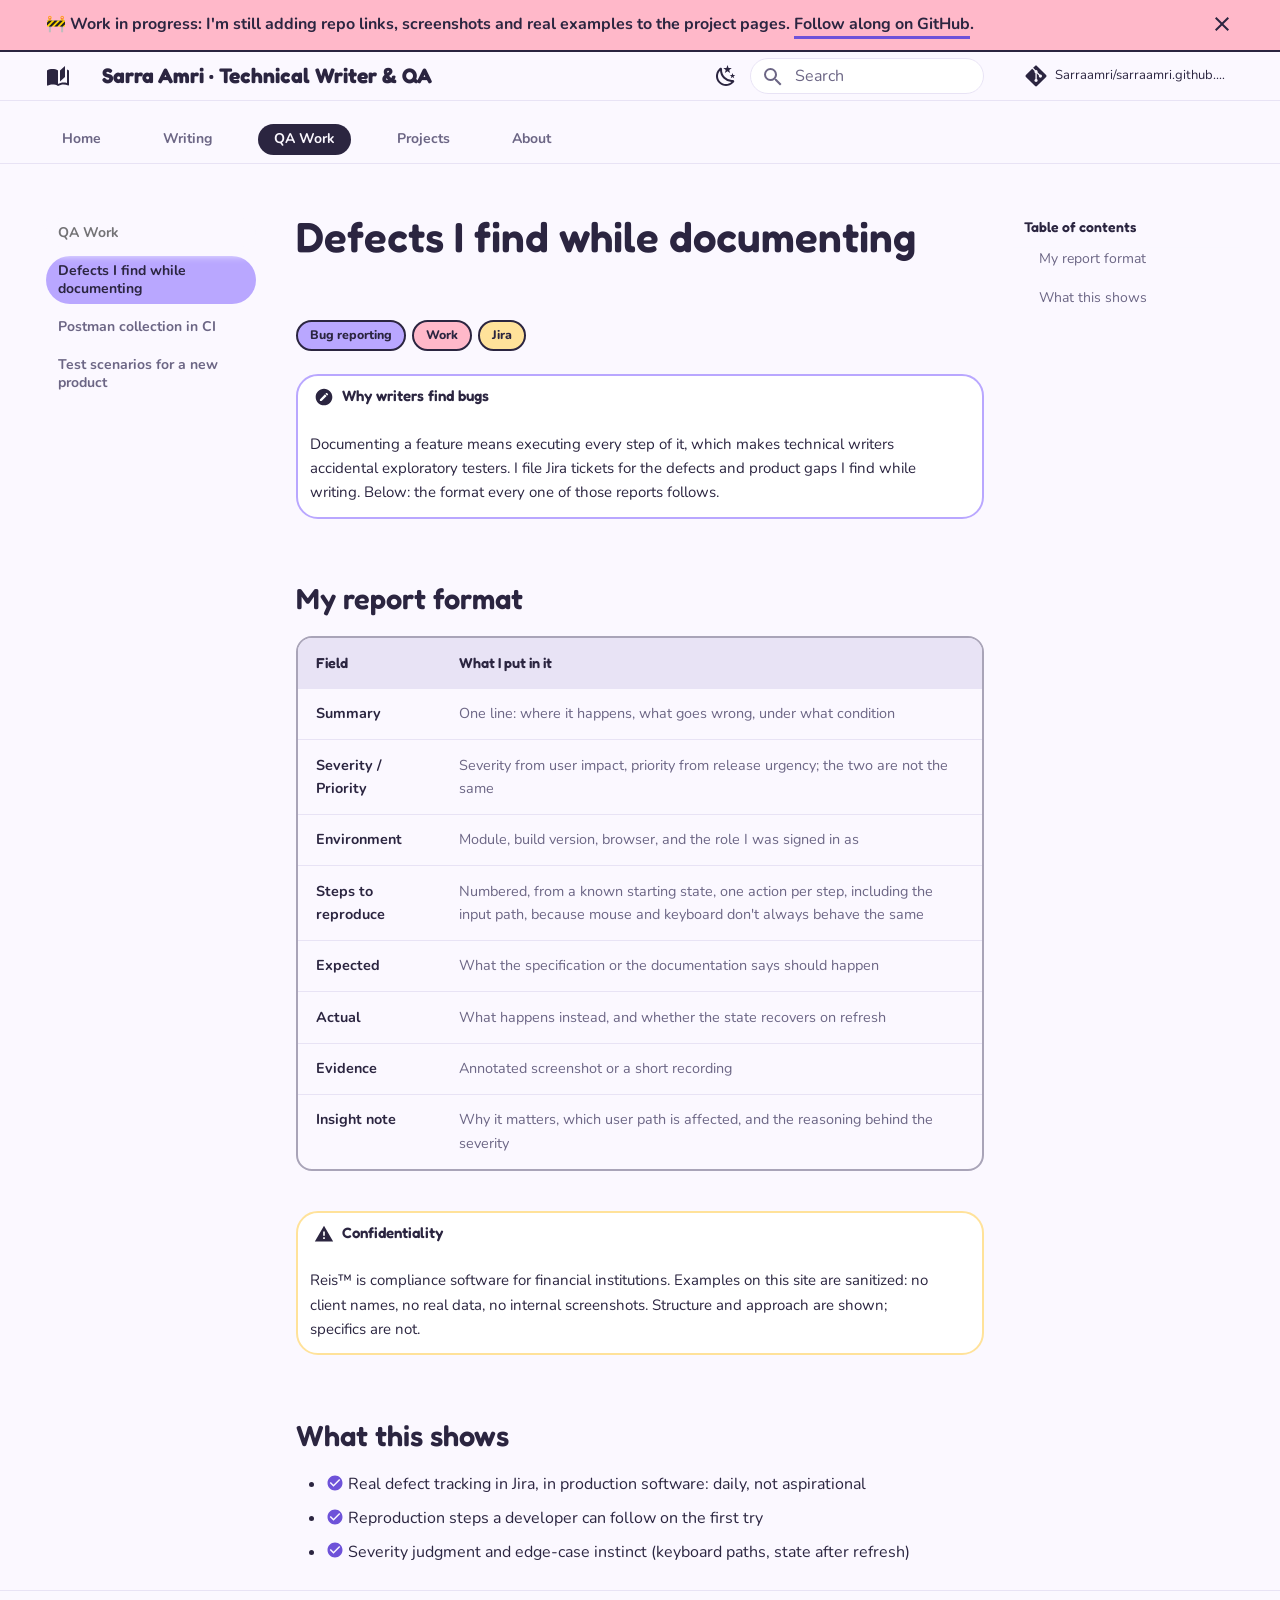
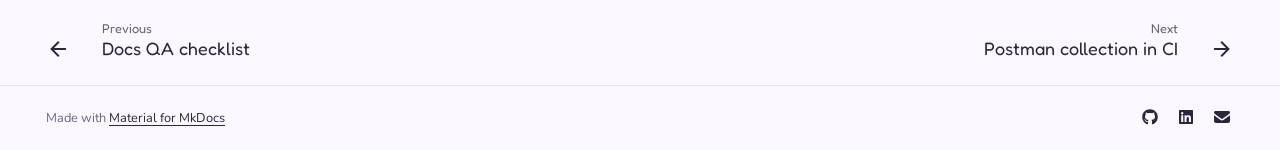
<file: qa/defects/index.html>
<!doctype html>
<html lang="en" class="no-js">
  <head>
    
      <meta charset="utf-8">
      <meta name="viewport" content="width=device-width,initial-scale=1">
      
        <meta name="description" content="Technical Writer at Vneuron · QA in practice. Documentation, testing, docs-as-code.">
      
      
      
        <link rel="canonical" href="https://sarraamri.github.io/qa/defects/">
      
      
        <link rel="prev" href="../../writing/docs-qa-checklist/">
      
      
        <link rel="next" href="../postman-ci/">
      
      
        
      
      
      <link rel="icon" href="../../assets/images/favicon.png">
      <meta name="generator" content="mkdocs-1.6.1, mkdocs-material-9.7.7">
    
    
      
        <title>Defects I find while documenting - Sarra Amri · Technical Writer & QA</title>
      
    
    
      <link rel="stylesheet" href="../../assets/stylesheets/main.ec1eaa64.min.css">
      
        
        <link rel="stylesheet" href="../../assets/stylesheets/palette.ab4e12ef.min.css">
      
      


    
    
      
    
    
      
        
        
        <link rel="preconnect" href="https://fonts.gstatic.com" crossorigin>
        <link rel="stylesheet" href="https://fonts.googleapis.com/css?family=Nunito:300,300i,400,400i,700,700i%7CJetBrains+Mono:400,400i,700,700i&display=fallback">
        <style>:root{--md-text-font:"Nunito";--md-code-font:"JetBrains Mono"}</style>
      
    
    
      <link rel="stylesheet" href="../../stylesheets/extra.css?v=6">
    
    <script>__md_scope=new URL("../..",location),__md_hash=e=>[...e].reduce(((e,_)=>(e<<5)-e+_.charCodeAt(0)),0),__md_get=(e,_=localStorage,t=__md_scope)=>JSON.parse(_.getItem(t.pathname+"."+e)),__md_set=(e,_,t=localStorage,a=__md_scope)=>{try{t.setItem(a.pathname+"."+e,JSON.stringify(_))}catch(e){}}</script>
    
      

    
    
  </head>
  
  
    
    
      
    
    
    
    
    <body dir="ltr" data-md-color-scheme="default" data-md-color-primary="indigo" data-md-color-accent="indigo">
  
    
    <input class="md-toggle" data-md-toggle="drawer" type="checkbox" id="__drawer" autocomplete="off">
    <input class="md-toggle" data-md-toggle="search" type="checkbox" id="__search" autocomplete="off">
    <label class="md-overlay" for="__drawer"></label>
    <div data-md-component="skip">
      
        
        <a href="#defects-i-find-while-documenting" class="md-skip">
          Skip to content
        </a>
      
    </div>
    <div data-md-component="announce">
      
        <aside class="md-banner">
          <div class="md-banner__inner md-grid md-typeset">
            
              <button class="md-banner__button md-icon" aria-label="Don't show this again">
                
                <svg xmlns="http://www.w3.org/2000/svg" viewBox="0 0 24 24"><path d="M19 6.41 17.59 5 12 10.59 6.41 5 5 6.41 10.59 12 5 17.59 6.41 19 12 13.41 17.59 19 19 17.59 13.41 12z"/></svg>
              </button>
            
            
  🚧 <strong>Work in progress</strong>: I'm still adding repo links, screenshots and
  real examples to the project pages.
  <a href="https://github.com/Sarraamri/sarraamri.github.io">Follow along on GitHub</a>.

          </div>
          
            <script>var el=document.querySelector("[data-md-component=announce]");if(el){var content=el.querySelector(".md-typeset");__md_hash(content.innerHTML)===__md_get("__announce")&&(el.hidden=!0)}</script>
          
        </aside>
      
    </div>
    
    
      

<header class="md-header" data-md-component="header">
  <nav class="md-header__inner md-grid" aria-label="Header">
    <a href="../.." title="Sarra Amri · Technical Writer &amp; QA" class="md-header__button md-logo" aria-label="Sarra Amri · Technical Writer & QA" data-md-component="logo">
      
  
  <svg xmlns="http://www.w3.org/2000/svg" viewBox="0 0 24 24"><path d="m19 2-5 4.5v11l5-4.5zM6.5 5C4.55 5 2.45 5.4 1 6.5v14.66c0 .25.25.5.5.5.1 0 .15-.07.25-.07 1.35-.65 3.3-1.09 4.75-1.09 1.95 0 4.05.4 5.5 1.5 1.35-.85 3.8-1.5 5.5-1.5 1.65 0 3.35.31 4.75 1.06.1.05.15.03.25.03.25 0 .5-.25.5-.5V6.5c-.6-.45-1.25-.75-2-1V19c-1.1-.35-2.3-.5-3.5-.5-1.7 0-4.15.65-5.5 1.5V6.5C10.55 5.4 8.45 5 6.5 5"/></svg>

    </a>
    <label class="md-header__button md-icon" for="__drawer">
      
      <svg xmlns="http://www.w3.org/2000/svg" viewBox="0 0 24 24"><path d="M3 6h18v2H3zm0 5h18v2H3zm0 5h18v2H3z"/></svg>
    </label>
    <div class="md-header__title" data-md-component="header-title">
      <div class="md-header__ellipsis">
        <div class="md-header__topic">
          <span class="md-ellipsis">
            Sarra Amri · Technical Writer & QA
          </span>
        </div>
        <div class="md-header__topic" data-md-component="header-topic">
          <span class="md-ellipsis">
            
              Defects I find while documenting
            
          </span>
        </div>
      </div>
    </div>
    
      
        <form class="md-header__option" data-md-component="palette">
  
    
    
    
    <input class="md-option" data-md-color-media="(prefers-color-scheme: light)" data-md-color-scheme="default" data-md-color-primary="indigo" data-md-color-accent="indigo"  aria-label="Switch to dark mode"  type="radio" name="__palette" id="__palette_0">
    
      <label class="md-header__button md-icon" title="Switch to dark mode" for="__palette_1" hidden>
        <svg xmlns="http://www.w3.org/2000/svg" viewBox="0 0 24 24"><path d="m17.75 4.09-2.53 1.94.91 3.06-2.63-1.81-2.63 1.81.91-3.06-2.53-1.94L12.44 4l1.06-3 1.06 3zm3.5 6.91-1.64 1.25.59 1.98-1.7-1.17-1.7 1.17.59-1.98L15.75 11l2.06-.05L18.5 9l.69 1.95zm-2.28 4.95c.83-.08 1.72 1.1 1.19 1.85-.32.45-.66.87-1.08 1.27C15.17 23 8.84 23 4.94 19.07c-3.91-3.9-3.91-10.24 0-14.14.4-.4.82-.76 1.27-1.08.75-.53 1.93.36 1.85 1.19-.27 2.86.69 5.83 2.89 8.02a9.96 9.96 0 0 0 8.02 2.89m-1.64 2.02a12.08 12.08 0 0 1-7.8-3.47c-2.17-2.19-3.33-5-3.49-7.82-2.81 3.14-2.7 7.96.31 10.98 3.02 3.01 7.84 3.12 10.98.31"/></svg>
      </label>
    
  
    
    
    
    <input class="md-option" data-md-color-media="(prefers-color-scheme: dark)" data-md-color-scheme="slate" data-md-color-primary="indigo" data-md-color-accent="indigo"  aria-label="Switch to light mode"  type="radio" name="__palette" id="__palette_1">
    
      <label class="md-header__button md-icon" title="Switch to light mode" for="__palette_0" hidden>
        <svg xmlns="http://www.w3.org/2000/svg" viewBox="0 0 24 24"><path d="M12 7a5 5 0 0 1 5 5 5 5 0 0 1-5 5 5 5 0 0 1-5-5 5 5 0 0 1 5-5m0 2a3 3 0 0 0-3 3 3 3 0 0 0 3 3 3 3 0 0 0 3-3 3 3 0 0 0-3-3m0-7 2.39 3.42C13.65 5.15 12.84 5 12 5s-1.65.15-2.39.42zM3.34 7l4.16-.35A7.2 7.2 0 0 0 5.94 8.5c-.44.74-.69 1.5-.83 2.29zm.02 10 1.76-3.77a7.131 7.131 0 0 0 2.38 4.14zM20.65 7l-1.77 3.79a7.02 7.02 0 0 0-2.38-4.15zm-.01 10-4.14.36c.59-.51 1.12-1.14 1.54-1.86.42-.73.69-1.5.83-2.29zM12 22l-2.41-3.44c.74.27 1.55.44 2.41.44.82 0 1.63-.17 2.37-.44z"/></svg>
      </label>
    
  
</form>
      
    
    
      <script>var palette=__md_get("__palette");if(palette&&palette.color){if("(prefers-color-scheme)"===palette.color.media){var media=matchMedia("(prefers-color-scheme: light)"),input=document.querySelector(media.matches?"[data-md-color-media='(prefers-color-scheme: light)']":"[data-md-color-media='(prefers-color-scheme: dark)']");palette.color.media=input.getAttribute("data-md-color-media"),palette.color.scheme=input.getAttribute("data-md-color-scheme"),palette.color.primary=input.getAttribute("data-md-color-primary"),palette.color.accent=input.getAttribute("data-md-color-accent")}for(var[key,value]of Object.entries(palette.color))document.body.setAttribute("data-md-color-"+key,value)}</script>
    
    
    
      
      
        <label class="md-header__button md-icon" for="__search">
          
          <svg xmlns="http://www.w3.org/2000/svg" viewBox="0 0 24 24"><path d="M9.5 3A6.5 6.5 0 0 1 16 9.5c0 1.61-.59 3.09-1.56 4.23l.27.27h.79l5 5-1.5 1.5-5-5v-.79l-.27-.27A6.52 6.52 0 0 1 9.5 16 6.5 6.5 0 0 1 3 9.5 6.5 6.5 0 0 1 9.5 3m0 2C7 5 5 7 5 9.5S7 14 9.5 14 14 12 14 9.5 12 5 9.5 5"/></svg>
        </label>
        <div class="md-search" data-md-component="search" role="dialog">
  <label class="md-search__overlay" for="__search"></label>
  <div class="md-search__inner" role="search">
    <form class="md-search__form" name="search">
      <input type="text" class="md-search__input" name="query" aria-label="Search" placeholder="Search" autocapitalize="off" autocorrect="off" autocomplete="off" spellcheck="false" data-md-component="search-query" required>
      <label class="md-search__icon md-icon" for="__search">
        
        <svg xmlns="http://www.w3.org/2000/svg" viewBox="0 0 24 24"><path d="M9.5 3A6.5 6.5 0 0 1 16 9.5c0 1.61-.59 3.09-1.56 4.23l.27.27h.79l5 5-1.5 1.5-5-5v-.79l-.27-.27A6.52 6.52 0 0 1 9.5 16 6.5 6.5 0 0 1 3 9.5 6.5 6.5 0 0 1 9.5 3m0 2C7 5 5 7 5 9.5S7 14 9.5 14 14 12 14 9.5 12 5 9.5 5"/></svg>
        
        <svg xmlns="http://www.w3.org/2000/svg" viewBox="0 0 24 24"><path d="M20 11v2H8l5.5 5.5-1.42 1.42L4.16 12l7.92-7.92L13.5 5.5 8 11z"/></svg>
      </label>
      <nav class="md-search__options" aria-label="Search">
        
        <button type="reset" class="md-search__icon md-icon" title="Clear" aria-label="Clear" tabindex="-1">
          
          <svg xmlns="http://www.w3.org/2000/svg" viewBox="0 0 24 24"><path d="M19 6.41 17.59 5 12 10.59 6.41 5 5 6.41 10.59 12 5 17.59 6.41 19 12 13.41 17.59 19 19 17.59 13.41 12z"/></svg>
        </button>
      </nav>
      
        <div class="md-search__suggest" data-md-component="search-suggest"></div>
      
    </form>
    <div class="md-search__output">
      <div class="md-search__scrollwrap" tabindex="0" data-md-scrollfix>
        <div class="md-search-result" data-md-component="search-result">
          <div class="md-search-result__meta">
            Initializing search
          </div>
          <ol class="md-search-result__list" role="presentation"></ol>
        </div>
      </div>
    </div>
  </div>
</div>
      
    
    
      <div class="md-header__source">
        <a href="https://github.com/Sarraamri/sarraamri.github.io" title="Go to repository" class="md-source" data-md-component="source">
  <div class="md-source__icon md-icon">
    
    <svg xmlns="http://www.w3.org/2000/svg" viewBox="0 0 448 512"><!--! Font Awesome Free 7.1.0 by @fontawesome - https://fontawesome.com License - https://fontawesome.com/license/free (Icons: CC BY 4.0, Fonts: SIL OFL 1.1, Code: MIT License) Copyright 2025 Fonticons, Inc.--><path d="M439.6 236.1 244 40.5c-5.4-5.5-12.8-8.5-20.4-8.5s-15 3-20.4 8.4L162.5 81l51.5 51.5c27.1-9.1 52.7 16.8 43.4 43.7l49.7 49.7c34.2-11.8 61.2 31 35.5 56.7-26.5 26.5-70.2-2.9-56-37.3L240.3 199v121.9c25.3 12.5 22.3 41.8 9.1 55-6.4 6.4-15.2 10.1-24.3 10.1s-17.8-3.6-24.3-10.1c-17.6-17.6-11.1-46.9 11.2-56v-123c-20.8-8.5-24.6-30.7-18.6-45L142.6 101 8.5 235.1C3 240.6 0 247.9 0 255.5s3 15 8.5 20.4l195.6 195.7c5.4 5.4 12.7 8.4 20.4 8.4s15-3 20.4-8.4l194.7-194.7c5.4-5.4 8.4-12.8 8.4-20.4s-3-15-8.4-20.4"/></svg>
  </div>
  <div class="md-source__repository">
    Sarraamri/sarraamri.github.io
  </div>
</a>
      </div>
    
  </nav>
  
</header>
    
    <div class="md-container" data-md-component="container">
      
      
        
          
            
<nav class="md-tabs" aria-label="Tabs" data-md-component="tabs">
  <div class="md-grid">
    <ul class="md-tabs__list">
      
        
  
  
  
  
    <li class="md-tabs__item">
      <a href="../.." class="md-tabs__link">
        
  
  
    
  
  Home

      </a>
    </li>
  

      
        
  
  
  
  
    
    
      <li class="md-tabs__item">
        <a href="../../writing/reis-user-guides/" class="md-tabs__link">
          
  
  
    
  
  Writing

        </a>
      </li>
    
  

      
        
  
  
  
    
  
  
    
    
      <li class="md-tabs__item md-tabs__item--active">
        <a href="./" class="md-tabs__link">
          
  
  
    
  
  QA Work

        </a>
      </li>
    
  

      
        
  
  
  
  
    
    
      <li class="md-tabs__item">
        <a href="../../projects/" class="md-tabs__link">
          
  
  
    
  
  Projects

        </a>
      </li>
    
  

      
        
  
  
  
  
    <li class="md-tabs__item">
      <a href="../../about/" class="md-tabs__link">
        
  
  
    
  
  About

      </a>
    </li>
  

      
    </ul>
  </div>
</nav>
          
        
      
      <main class="md-main" data-md-component="main">
        <div class="md-main__inner md-grid">
          
            
              
              <div class="md-sidebar md-sidebar--primary" data-md-component="sidebar" data-md-type="navigation" >
                <div class="md-sidebar__scrollwrap">
                  <div class="md-sidebar__inner">
                    


  


<nav class="md-nav md-nav--primary md-nav--lifted" aria-label="Navigation" data-md-level="0">
  <label class="md-nav__title" for="__drawer">
    <a href="../.." title="Sarra Amri · Technical Writer &amp; QA" class="md-nav__button md-logo" aria-label="Sarra Amri · Technical Writer & QA" data-md-component="logo">
      
  
  <svg xmlns="http://www.w3.org/2000/svg" viewBox="0 0 24 24"><path d="m19 2-5 4.5v11l5-4.5zM6.5 5C4.55 5 2.45 5.4 1 6.5v14.66c0 .25.25.5.5.5.1 0 .15-.07.25-.07 1.35-.65 3.3-1.09 4.75-1.09 1.95 0 4.05.4 5.5 1.5 1.35-.85 3.8-1.5 5.5-1.5 1.65 0 3.35.31 4.75 1.06.1.05.15.03.25.03.25 0 .5-.25.5-.5V6.5c-.6-.45-1.25-.75-2-1V19c-1.1-.35-2.3-.5-3.5-.5-1.7 0-4.15.65-5.5 1.5V6.5C10.55 5.4 8.45 5 6.5 5"/></svg>

    </a>
    Sarra Amri · Technical Writer & QA
  </label>
  
    <div class="md-nav__source">
      <a href="https://github.com/Sarraamri/sarraamri.github.io" title="Go to repository" class="md-source" data-md-component="source">
  <div class="md-source__icon md-icon">
    
    <svg xmlns="http://www.w3.org/2000/svg" viewBox="0 0 448 512"><!--! Font Awesome Free 7.1.0 by @fontawesome - https://fontawesome.com License - https://fontawesome.com/license/free (Icons: CC BY 4.0, Fonts: SIL OFL 1.1, Code: MIT License) Copyright 2025 Fonticons, Inc.--><path d="M439.6 236.1 244 40.5c-5.4-5.5-12.8-8.5-20.4-8.5s-15 3-20.4 8.4L162.5 81l51.5 51.5c27.1-9.1 52.7 16.8 43.4 43.7l49.7 49.7c34.2-11.8 61.2 31 35.5 56.7-26.5 26.5-70.2-2.9-56-37.3L240.3 199v121.9c25.3 12.5 22.3 41.8 9.1 55-6.4 6.4-15.2 10.1-24.3 10.1s-17.8-3.6-24.3-10.1c-17.6-17.6-11.1-46.9 11.2-56v-123c-20.8-8.5-24.6-30.7-18.6-45L142.6 101 8.5 235.1C3 240.6 0 247.9 0 255.5s3 15 8.5 20.4l195.6 195.7c5.4 5.4 12.7 8.4 20.4 8.4s15-3 20.4-8.4l194.7-194.7c5.4-5.4 8.4-12.8 8.4-20.4s-3-15-8.4-20.4"/></svg>
  </div>
  <div class="md-source__repository">
    Sarraamri/sarraamri.github.io
  </div>
</a>
    </div>
  
  <ul class="md-nav__list" data-md-scrollfix>
    
      
      
  
  
  
  
    <li class="md-nav__item">
      <a href="../.." class="md-nav__link">
        
  
  
  <span class="md-ellipsis">
    
  
    Home
  

    
  </span>
  
  

      </a>
    </li>
  

    
      
      
  
  
  
  
    
    
      
        
      
        
      
        
      
    
    
    
      
      
        
      
    
    
    <li class="md-nav__item md-nav__item--nested">
      
        
        
        <input class="md-nav__toggle md-toggle " type="checkbox" id="__nav_2" >
        
          
          <label class="md-nav__link" for="__nav_2" id="__nav_2_label" tabindex="0">
            
  
  
  <span class="md-ellipsis">
    
  
    Writing
  

    
  </span>
  
  

            <span class="md-nav__icon md-icon"></span>
          </label>
        
        <nav class="md-nav" data-md-level="1" aria-labelledby="__nav_2_label" aria-expanded="false">
          <label class="md-nav__title" for="__nav_2">
            <span class="md-nav__icon md-icon"></span>
            
  
    Writing
  

          </label>
          <ul class="md-nav__list" data-md-scrollfix>
            
              
                
  
  
  
  
    <li class="md-nav__item">
      <a href="../../writing/reis-user-guides/" class="md-nav__link">
        
  
  
  <span class="md-ellipsis">
    
  
    User guides and technical docs
  

    
  </span>
  
  

      </a>
    </li>
  

              
            
              
                
  
  
  
  
    <li class="md-nav__item">
      <a href="../../writing/tbml-doc-set/" class="md-nav__link">
        
  
  
  <span class="md-ellipsis">
    
  
    New product doc set from scratch
  

    
  </span>
  
  

      </a>
    </li>
  

              
            
              
                
  
  
  
  
    <li class="md-nav__item">
      <a href="../../writing/docs-qa-checklist/" class="md-nav__link">
        
  
  
  <span class="md-ellipsis">
    
  
    Docs QA checklist
  

    
  </span>
  
  

      </a>
    </li>
  

              
            
          </ul>
        </nav>
      
    </li>
  

    
      
      
  
  
    
  
  
  
    
    
      
        
      
        
      
        
      
    
    
    
      
        
        
      
      
        
      
    
    
    <li class="md-nav__item md-nav__item--active md-nav__item--section md-nav__item--nested">
      
        
        
        <input class="md-nav__toggle md-toggle " type="checkbox" id="__nav_3" checked>
        
          
          <label class="md-nav__link" for="__nav_3" id="__nav_3_label" tabindex="">
            
  
  
  <span class="md-ellipsis">
    
  
    QA Work
  

    
  </span>
  
  

            <span class="md-nav__icon md-icon"></span>
          </label>
        
        <nav class="md-nav" data-md-level="1" aria-labelledby="__nav_3_label" aria-expanded="true">
          <label class="md-nav__title" for="__nav_3">
            <span class="md-nav__icon md-icon"></span>
            
  
    QA Work
  

          </label>
          <ul class="md-nav__list" data-md-scrollfix>
            
              
                
  
  
    
  
  
  
    <li class="md-nav__item md-nav__item--active">
      
      <input class="md-nav__toggle md-toggle" type="checkbox" id="__toc">
      
      
        
      
      
        <label class="md-nav__link md-nav__link--active" for="__toc">
          
  
  
  <span class="md-ellipsis">
    
  
    Defects I find while documenting
  

    
  </span>
  
  

          <span class="md-nav__icon md-icon"></span>
        </label>
      
      <a href="./" class="md-nav__link md-nav__link--active">
        
  
  
  <span class="md-ellipsis">
    
  
    Defects I find while documenting
  

    
  </span>
  
  

      </a>
      
        

<nav class="md-nav md-nav--secondary" aria-label="Table of contents">
  
  
  
    
  
  
    <label class="md-nav__title" for="__toc">
      <span class="md-nav__icon md-icon"></span>
      Table of contents
    </label>
    <ul class="md-nav__list" data-md-component="toc" data-md-scrollfix>
      
        <li class="md-nav__item">
  <a href="#my-report-format" class="md-nav__link">
    <span class="md-ellipsis">
      
        My report format
      
    </span>
  </a>
  
</li>
      
        <li class="md-nav__item">
  <a href="#what-this-shows" class="md-nav__link">
    <span class="md-ellipsis">
      
        What this shows
      
    </span>
  </a>
  
</li>
      
    </ul>
  
</nav>
      
    </li>
  

              
            
              
                
  
  
  
  
    <li class="md-nav__item">
      <a href="../postman-ci/" class="md-nav__link">
        
  
  
  <span class="md-ellipsis">
    
  
    Postman collection in CI
  

    
  </span>
  
  

      </a>
    </li>
  

              
            
              
                
  
  
  
  
    <li class="md-nav__item">
      <a href="../test-scenarios/" class="md-nav__link">
        
  
  
  <span class="md-ellipsis">
    
  
    Test scenarios for a new product
  

    
  </span>
  
  

      </a>
    </li>
  

              
            
          </ul>
        </nav>
      
    </li>
  

    
      
      
  
  
  
  
    
    
      
        
          
        
      
        
      
        
      
        
      
        
      
    
    
    
      
      
        
      
    
    
    <li class="md-nav__item md-nav__item--nested">
      
        
        
        <input class="md-nav__toggle md-toggle " type="checkbox" id="__nav_4" >
        
          
          <div class="md-nav__link md-nav__container">
            <a href="../../projects/" class="md-nav__link ">
              
  
  
  <span class="md-ellipsis">
    
  
    Projects
  

    
  </span>
  
  

            </a>
            
              
              <label class="md-nav__link " for="__nav_4" id="__nav_4_label" tabindex="0">
                <span class="md-nav__icon md-icon"></span>
              </label>
            
          </div>
        
        <nav class="md-nav" data-md-level="1" aria-labelledby="__nav_4_label" aria-expanded="false">
          <label class="md-nav__title" for="__nav_4">
            <span class="md-nav__icon md-icon"></span>
            
  
    Projects
  

          </label>
          <ul class="md-nav__list" data-md-scrollfix>
            
              
            
              
                
  
  
  
  
    <li class="md-nav__item">
      <a href="../../projects/reis-kubernetes/" class="md-nav__link">
        
  
  
  <span class="md-ellipsis">
    
  
    Application containerisation
  

    
  </span>
  
  

      </a>
    </li>
  

              
            
              
                
  
  
  
  
    <li class="md-nav__item">
      <a href="../../projects/safran-manufacturing/" class="md-nav__link">
        
  
  
  <span class="md-ellipsis">
    
  
    Manufacturing-order tracking at SAFRAN
  

    
  </span>
  
  

      </a>
    </li>
  

              
            
              
                
  
  
  
  
    <li class="md-nav__item">
      <a href="../../projects/terraform-docs/" class="md-nav__link">
        
  
  
  <span class="md-ellipsis">
    
  
    Terraform auto-generated docs
  

    
  </span>
  
  

      </a>
    </li>
  

              
            
              
                
  
  
  
  
    <li class="md-nav__item">
      <a href="../../projects/frontend/" class="md-nav__link">
        
  
  
  <span class="md-ellipsis">
    
  
    Front-end projects
  

    
  </span>
  
  

      </a>
    </li>
  

              
            
          </ul>
        </nav>
      
    </li>
  

    
      
      
  
  
  
  
    <li class="md-nav__item">
      <a href="../../about/" class="md-nav__link">
        
  
  
  <span class="md-ellipsis">
    
  
    About
  

    
  </span>
  
  

      </a>
    </li>
  

    
  </ul>
</nav>
                  </div>
                </div>
              </div>
            
            
              
              <div class="md-sidebar md-sidebar--secondary" data-md-component="sidebar" data-md-type="toc" >
                <div class="md-sidebar__scrollwrap">
                  <div class="md-sidebar__inner">
                    

<nav class="md-nav md-nav--secondary" aria-label="Table of contents">
  
  
  
    
  
  
    <label class="md-nav__title" for="__toc">
      <span class="md-nav__icon md-icon"></span>
      Table of contents
    </label>
    <ul class="md-nav__list" data-md-component="toc" data-md-scrollfix>
      
        <li class="md-nav__item">
  <a href="#my-report-format" class="md-nav__link">
    <span class="md-ellipsis">
      
        My report format
      
    </span>
  </a>
  
</li>
      
        <li class="md-nav__item">
  <a href="#what-this-shows" class="md-nav__link">
    <span class="md-ellipsis">
      
        What this shows
      
    </span>
  </a>
  
</li>
      
    </ul>
  
</nav>
                  </div>
                </div>
              </div>
            
          
          
            <div class="md-content" data-md-component="content">
              
              <article class="md-content__inner md-typeset">
                
                  


  
  


<h1 id="defects-i-find-while-documenting">Defects I find while documenting</h1>
<p><span class="badge b-qa">Bug reporting</span><span class="badge b-work">Work</span><span class="badge b-doc">Jira</span></p>
<div class="admonition note">
<p class="admonition-title">Why writers find bugs</p>
<p>Documenting a feature means executing every step of it, which makes technical writers
accidental exploratory testers. I file Jira tickets for the defects and product gaps I find
while writing. Below: the format every one of those reports follows.</p>
</div>
<h2 id="my-report-format">My report format</h2>
<table>
<thead>
<tr>
<th>Field</th>
<th>What I put in it</th>
</tr>
</thead>
<tbody>
<tr>
<td><strong>Summary</strong></td>
<td>One line: where it happens, what goes wrong, under what condition</td>
</tr>
<tr>
<td><strong>Severity / Priority</strong></td>
<td>Severity from user impact, priority from release urgency; the two are not the same</td>
</tr>
<tr>
<td><strong>Environment</strong></td>
<td>Module, build version, browser, and the role I was signed in as</td>
</tr>
<tr>
<td><strong>Steps to reproduce</strong></td>
<td>Numbered, from a known starting state, one action per step, including the input path, because mouse and keyboard don't always behave the same</td>
</tr>
<tr>
<td><strong>Expected</strong></td>
<td>What the specification or the documentation says should happen</td>
</tr>
<tr>
<td><strong>Actual</strong></td>
<td>What happens instead, and whether the state recovers on refresh</td>
</tr>
<tr>
<td><strong>Evidence</strong></td>
<td>Annotated screenshot or a short recording</td>
</tr>
<tr>
<td><strong>Insight note</strong></td>
<td>Why it matters, which user path is affected, and the reasoning behind the severity</td>
</tr>
</tbody>
</table>
<div class="admonition warning">
<p class="admonition-title">Confidentiality</p>
<p>Reis™ is compliance software for financial institutions. Examples on this site are sanitized:
no client names, no real data, no internal screenshots. Structure and approach are shown;
specifics are not.</p>
</div>
<!-- ==========================================================================
     TODO (Sarra): paste one real Jira ticket in chat and I'll anonymize it
     into the section below, then uncomment it. Two more go in "Full report
     set" as ??? example collapsibles.

## Example report *(sanitized)*

| Field | Value |
| --- | --- |
| **Summary** |  |
| **Severity / Priority** |  |
| **Environment** |  |

**Steps to reproduce**

1.
2.
3.

!!! success "Expected"

!!! failure "Actual"

!!! warning "Insight note"

![Annotated screenshot of the defect](../assets/defect-example.png)

## Full report set

??? example "BUG-00X: summary line"
    Environment · steps · expected vs. actual · severity reasoning.

     ========================================================================== -->

<h2 id="what-this-shows">What this shows</h2>
<ul>
<li><span class="twemoji sa-check"><svg xmlns="http://www.w3.org/2000/svg" viewBox="0 0 24 24"><path d="M12 2C6.5 2 2 6.5 2 12s4.5 10 10 10 10-4.5 10-10S17.5 2 12 2m-2 15-5-5 1.41-1.41L10 14.17l7.59-7.59L19 8z"/></svg></span> Real defect tracking in Jira, in production software: daily, not aspirational</li>
<li><span class="twemoji sa-check"><svg xmlns="http://www.w3.org/2000/svg" viewBox="0 0 24 24"><path d="M12 2C6.5 2 2 6.5 2 12s4.5 10 10 10 10-4.5 10-10S17.5 2 12 2m-2 15-5-5 1.41-1.41L10 14.17l7.59-7.59L19 8z"/></svg></span> Reproduction steps a developer can follow on the first try</li>
<li><span class="twemoji sa-check"><svg xmlns="http://www.w3.org/2000/svg" viewBox="0 0 24 24"><path d="M12 2C6.5 2 2 6.5 2 12s4.5 10 10 10 10-4.5 10-10S17.5 2 12 2m-2 15-5-5 1.41-1.41L10 14.17l7.59-7.59L19 8z"/></svg></span> Severity judgment and edge-case instinct (keyboard paths, state after refresh)</li>
</ul>












                
              </article>
            </div>
          
          
<script>var target=document.getElementById(location.hash.slice(1));target&&target.name&&(target.checked=target.name.startsWith("__tabbed_"))</script>
        </div>
        
          <button type="button" class="md-top md-icon" data-md-component="top" hidden>
  
  <svg xmlns="http://www.w3.org/2000/svg" viewBox="0 0 24 24"><path d="M13 20h-2V8l-5.5 5.5-1.42-1.42L12 4.16l7.92 7.92-1.42 1.42L13 8z"/></svg>
  Back to top
</button>
        
      </main>
      
        <footer class="md-footer">
  
    
      
      <nav class="md-footer__inner md-grid" aria-label="Footer" >
        
          
          <a href="../../writing/docs-qa-checklist/" class="md-footer__link md-footer__link--prev" aria-label="Previous: Docs QA checklist">
            <div class="md-footer__button md-icon">
              
              <svg xmlns="http://www.w3.org/2000/svg" viewBox="0 0 24 24"><path d="M20 11v2H8l5.5 5.5-1.42 1.42L4.16 12l7.92-7.92L13.5 5.5 8 11z"/></svg>
            </div>
            <div class="md-footer__title">
              <span class="md-footer__direction">
                Previous
              </span>
              <div class="md-ellipsis">
                Docs QA checklist
              </div>
            </div>
          </a>
        
        
          
          <a href="../postman-ci/" class="md-footer__link md-footer__link--next" aria-label="Next: Postman collection in CI">
            <div class="md-footer__title">
              <span class="md-footer__direction">
                Next
              </span>
              <div class="md-ellipsis">
                Postman collection in CI
              </div>
            </div>
            <div class="md-footer__button md-icon">
              
              <svg xmlns="http://www.w3.org/2000/svg" viewBox="0 0 24 24"><path d="M4 11v2h12l-5.5 5.5 1.42 1.42L19.84 12l-7.92-7.92L10.5 5.5 16 11z"/></svg>
            </div>
          </a>
        
      </nav>
    
  
  <div class="md-footer-meta md-typeset">
    <div class="md-footer-meta__inner md-grid">
      <div class="md-copyright">
  
  
    Made with
    <a href="https://squidfunk.github.io/mkdocs-material/" target="_blank" rel="noopener">
      Material for MkDocs
    </a>
  
</div>
      
        
<div class="md-social">
  
    
    
    
    
      
      
    
    <a href="https://github.com/Sarraamri" target="_blank" rel="noopener" title="github.com" class="md-social__link">
      <svg xmlns="http://www.w3.org/2000/svg" viewBox="0 0 512 512"><!--! Font Awesome Free 7.1.0 by @fontawesome - https://fontawesome.com License - https://fontawesome.com/license/free (Icons: CC BY 4.0, Fonts: SIL OFL 1.1, Code: MIT License) Copyright 2025 Fonticons, Inc.--><path d="M173.9 397.4c0 2-2.3 3.6-5.2 3.6-3.3.3-5.6-1.3-5.6-3.6 0-2 2.3-3.6 5.2-3.6 3-.3 5.6 1.3 5.6 3.6m-31.1-4.5c-.7 2 1.3 4.3 4.3 4.9 2.6 1 5.6 0 6.2-2s-1.3-4.3-4.3-5.2c-2.6-.7-5.5.3-6.2 2.3m44.2-1.7c-2.9.7-4.9 2.6-4.6 4.9.3 2 2.9 3.3 5.9 2.6 2.9-.7 4.9-2.6 4.6-4.6-.3-1.9-3-3.2-5.9-2.9M252.8 8C114.1 8 8 113.3 8 252c0 110.9 69.8 205.8 169.5 239.2 12.8 2.3 17.3-5.6 17.3-12.1 0-6.2-.3-40.4-.3-61.4 0 0-70 15-84.7-29.8 0 0-11.4-29.1-27.8-36.6 0 0-22.9-15.7 1.6-15.4 0 0 24.9 2 38.6 25.8 21.9 38.6 58.6 27.5 72.9 20.9 2.3-16 8.8-27.1 16-33.7-55.9-6.2-112.3-14.3-112.3-110.5 0-27.5 7.6-41.3 23.6-58.9-2.6-6.5-11.1-33.3 2.6-67.9 20.9-6.5 69 27 69 27 20-5.6 41.5-8.5 62.8-8.5s42.8 2.9 62.8 8.5c0 0 48.1-33.6 69-27 13.7 34.7 5.2 61.4 2.6 67.9 16 17.7 25.8 31.5 25.8 58.9 0 96.5-58.9 104.2-114.8 110.5 9.2 7.9 17 22.9 17 46.4 0 33.7-.3 75.4-.3 83.6 0 6.5 4.6 14.4 17.3 12.1C436.2 457.8 504 362.9 504 252 504 113.3 391.5 8 252.8 8M105.2 352.9c-1.3 1-1 3.3.7 5.2 1.6 1.6 3.9 2.3 5.2 1 1.3-1 1-3.3-.7-5.2-1.6-1.6-3.9-2.3-5.2-1m-10.8-8.1c-.7 1.3.3 2.9 2.3 3.9 1.6 1 3.6.7 4.3-.7.7-1.3-.3-2.9-2.3-3.9-2-.6-3.6-.3-4.3.7m32.4 35.6c-1.6 1.3-1 4.3 1.3 6.2 2.3 2.3 5.2 2.6 6.5 1 1.3-1.3.7-4.3-1.3-6.2-2.2-2.3-5.2-2.6-6.5-1m-11.4-14.7c-1.6 1-1.6 3.6 0 5.9s4.3 3.3 5.6 2.3c1.6-1.3 1.6-3.9 0-6.2-1.4-2.3-4-3.3-5.6-2"/></svg>
    </a>
  
    
    
    
    
      
      
    
    <a href="https://linkedin.com/in/sarra-amri-019902217" target="_blank" rel="noopener" title="linkedin.com" class="md-social__link">
      <svg xmlns="http://www.w3.org/2000/svg" viewBox="0 0 448 512"><!--! Font Awesome Free 7.1.0 by @fontawesome - https://fontawesome.com License - https://fontawesome.com/license/free (Icons: CC BY 4.0, Fonts: SIL OFL 1.1, Code: MIT License) Copyright 2025 Fonticons, Inc.--><path d="M416 32H31.9C14.3 32 0 46.5 0 64.3v383.4C0 465.5 14.3 480 31.9 480H416c17.6 0 32-14.5 32-32.3V64.3c0-17.8-14.4-32.3-32-32.3M135.4 416H69V202.2h66.5V416zM102.2 96a38.5 38.5 0 1 1 0 77 38.5 38.5 0 1 1 0-77m282.1 320h-66.4V312c0-24.8-.5-56.7-34.5-56.7-34.6 0-39.9 27-39.9 54.9V416h-66.4V202.2h63.7v29.2h.9c8.9-16.8 30.6-34.5 62.9-34.5 67.2 0 79.7 44.3 79.7 101.9z"/></svg>
    </a>
  
    
    
    
    
    <a href="mailto:sarraamri2508@gmail.com" target="_blank" rel="noopener" title="" class="md-social__link">
      <svg xmlns="http://www.w3.org/2000/svg" viewBox="0 0 512 512"><!--! Font Awesome Free 7.1.0 by @fontawesome - https://fontawesome.com License - https://fontawesome.com/license/free (Icons: CC BY 4.0, Fonts: SIL OFL 1.1, Code: MIT License) Copyright 2025 Fonticons, Inc.--><path d="M48 64C21.5 64 0 85.5 0 112c0 15.1 7.1 29.3 19.2 38.4l208 156a48 48 0 0 0 57.6 0l208-156c12.1-9.1 19.2-23.3 19.2-38.4 0-26.5-21.5-48-48-48zM0 196v188c0 35.3 28.7 64 64 64h384c35.3 0 64-28.7 64-64V196L313.6 344.8c-34.1 25.6-81.1 25.6-115.2 0z"/></svg>
    </a>
  
</div>
      
    </div>
  </div>
</footer>
      
    </div>
    <div class="md-dialog" data-md-component="dialog">
      <div class="md-dialog__inner md-typeset"></div>
    </div>
    
      <div class="md-progress" data-md-component="progress" role="progressbar"></div>
    
    
    
      
      
      <script id="__config" type="application/json">{"annotate": null, "base": "../..", "features": ["announce.dismiss", "navigation.indexes", "navigation.instant", "navigation.instant.progress", "toc.follow", "navigation.tabs", "navigation.sections", "navigation.top", "navigation.footer", "search.suggest", "search.highlight", "content.code.copy"], "search": "../../assets/javascripts/workers/search.2c215733.min.js", "tags": null, "translations": {"clipboard.copied": "Copied to clipboard", "clipboard.copy": "Copy to clipboard", "search.result.more.one": "1 more on this page", "search.result.more.other": "# more on this page", "search.result.none": "No matching documents", "search.result.one": "1 matching document", "search.result.other": "# matching documents", "search.result.placeholder": "Type to start searching", "search.result.term.missing": "Missing", "select.version": "Select version"}, "version": null}</script>
    
    
      <script src="../../assets/javascripts/bundle.d7400e89.min.js"></script>
      
    
  </body>
</html>
</file>
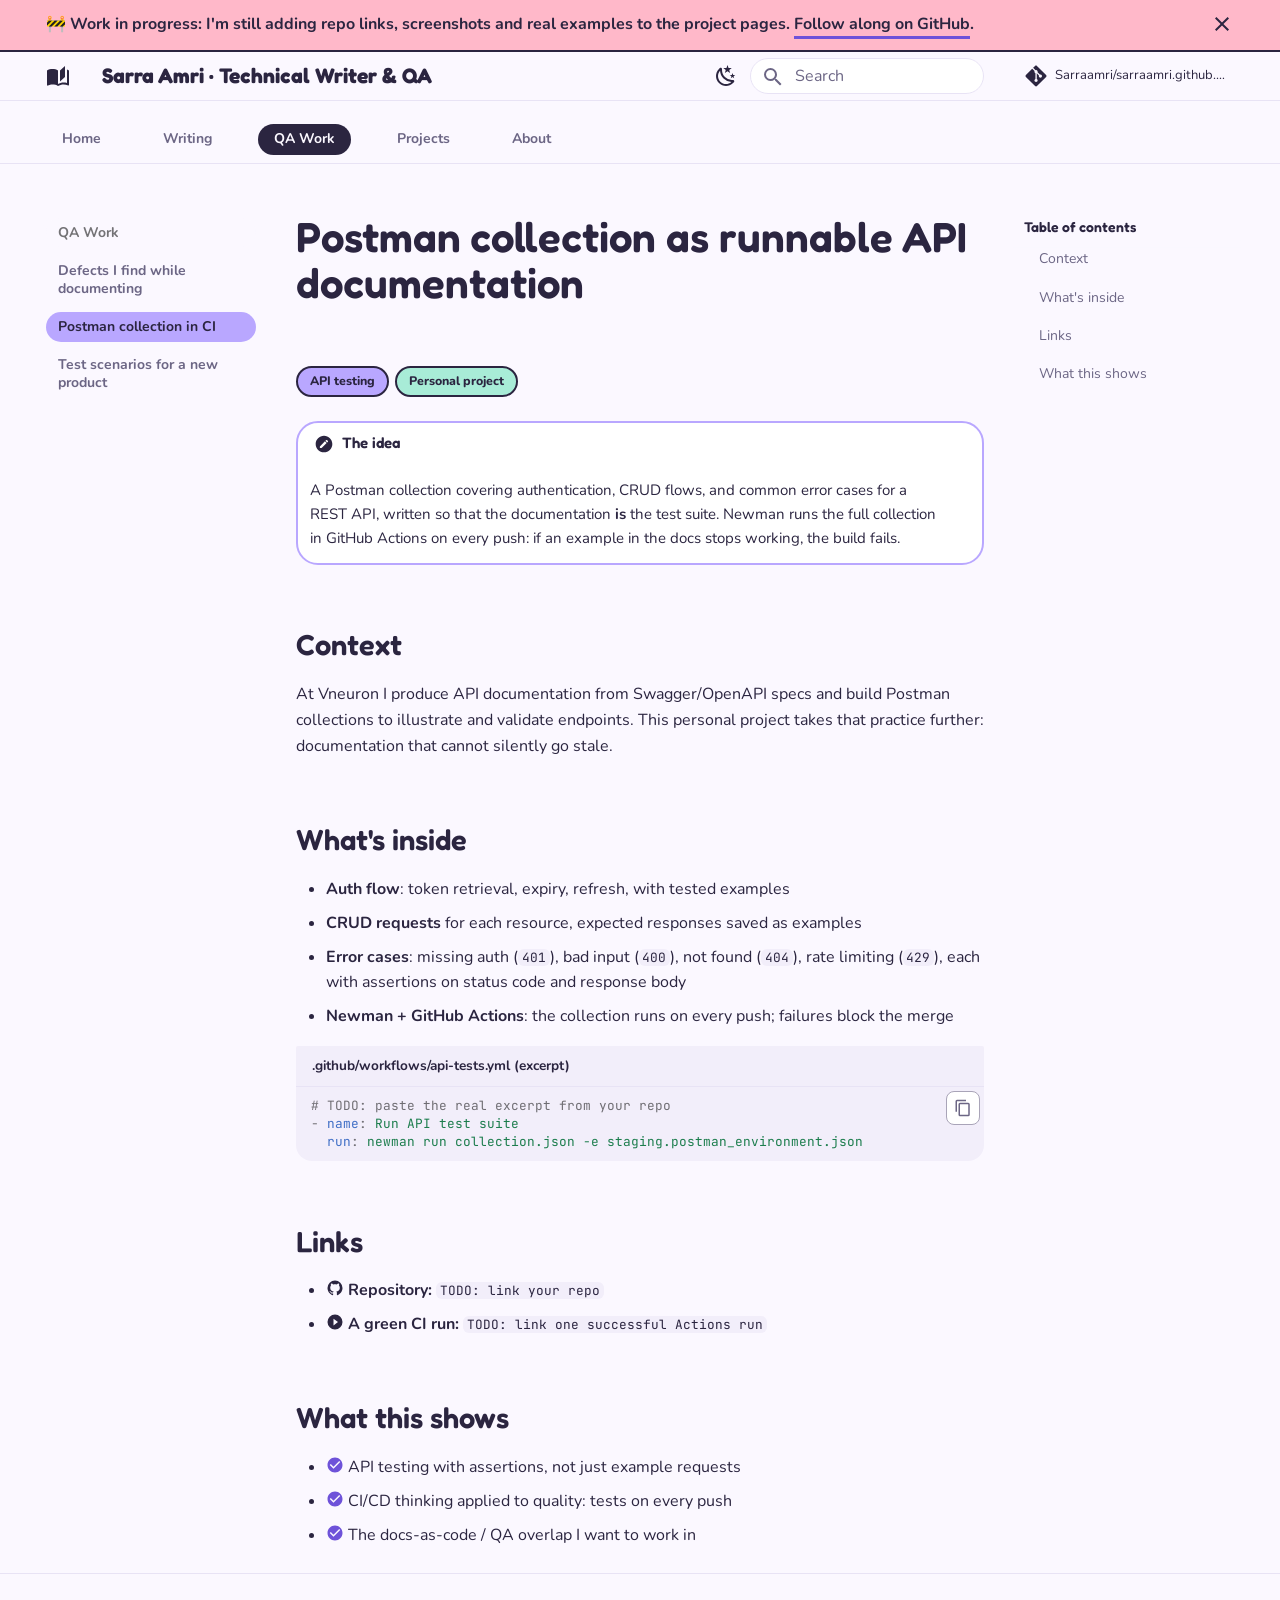
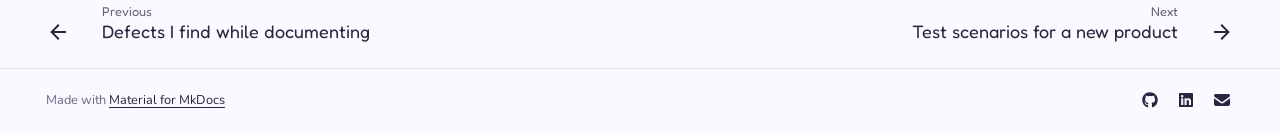
<file: qa/postman-ci/index.html>
<!doctype html>
<html lang="en" class="no-js">
  <head>
    
      <meta charset="utf-8">
      <meta name="viewport" content="width=device-width,initial-scale=1">
      
        <meta name="description" content="Technical Writer at Vneuron · QA in practice. Documentation, testing, docs-as-code.">
      
      
      
        <link rel="canonical" href="https://sarraamri.github.io/qa/postman-ci/">
      
      
        <link rel="prev" href="../defects/">
      
      
        <link rel="next" href="../test-scenarios/">
      
      
        
      
      
      <link rel="icon" href="../../assets/images/favicon.png">
      <meta name="generator" content="mkdocs-1.6.1, mkdocs-material-9.7.7">
    
    
      
        <title>Postman collection in CI - Sarra Amri · Technical Writer & QA</title>
      
    
    
      <link rel="stylesheet" href="../../assets/stylesheets/main.ec1eaa64.min.css">
      
        
        <link rel="stylesheet" href="../../assets/stylesheets/palette.ab4e12ef.min.css">
      
      


    
    
      
    
    
      
        
        
        <link rel="preconnect" href="https://fonts.gstatic.com" crossorigin>
        <link rel="stylesheet" href="https://fonts.googleapis.com/css?family=Nunito:300,300i,400,400i,700,700i%7CJetBrains+Mono:400,400i,700,700i&display=fallback">
        <style>:root{--md-text-font:"Nunito";--md-code-font:"JetBrains Mono"}</style>
      
    
    
      <link rel="stylesheet" href="../../stylesheets/extra.css?v=6">
    
    <script>__md_scope=new URL("../..",location),__md_hash=e=>[...e].reduce(((e,_)=>(e<<5)-e+_.charCodeAt(0)),0),__md_get=(e,_=localStorage,t=__md_scope)=>JSON.parse(_.getItem(t.pathname+"."+e)),__md_set=(e,_,t=localStorage,a=__md_scope)=>{try{t.setItem(a.pathname+"."+e,JSON.stringify(_))}catch(e){}}</script>
    
      

    
    
  </head>
  
  
    
    
      
    
    
    
    
    <body dir="ltr" data-md-color-scheme="default" data-md-color-primary="indigo" data-md-color-accent="indigo">
  
    
    <input class="md-toggle" data-md-toggle="drawer" type="checkbox" id="__drawer" autocomplete="off">
    <input class="md-toggle" data-md-toggle="search" type="checkbox" id="__search" autocomplete="off">
    <label class="md-overlay" for="__drawer"></label>
    <div data-md-component="skip">
      
        
        <a href="#postman-collection-as-runnable-api-documentation" class="md-skip">
          Skip to content
        </a>
      
    </div>
    <div data-md-component="announce">
      
        <aside class="md-banner">
          <div class="md-banner__inner md-grid md-typeset">
            
              <button class="md-banner__button md-icon" aria-label="Don't show this again">
                
                <svg xmlns="http://www.w3.org/2000/svg" viewBox="0 0 24 24"><path d="M19 6.41 17.59 5 12 10.59 6.41 5 5 6.41 10.59 12 5 17.59 6.41 19 12 13.41 17.59 19 19 17.59 13.41 12z"/></svg>
              </button>
            
            
  🚧 <strong>Work in progress</strong>: I'm still adding repo links, screenshots and
  real examples to the project pages.
  <a href="https://github.com/Sarraamri/sarraamri.github.io">Follow along on GitHub</a>.

          </div>
          
            <script>var el=document.querySelector("[data-md-component=announce]");if(el){var content=el.querySelector(".md-typeset");__md_hash(content.innerHTML)===__md_get("__announce")&&(el.hidden=!0)}</script>
          
        </aside>
      
    </div>
    
    
      

<header class="md-header" data-md-component="header">
  <nav class="md-header__inner md-grid" aria-label="Header">
    <a href="../.." title="Sarra Amri · Technical Writer &amp; QA" class="md-header__button md-logo" aria-label="Sarra Amri · Technical Writer & QA" data-md-component="logo">
      
  
  <svg xmlns="http://www.w3.org/2000/svg" viewBox="0 0 24 24"><path d="m19 2-5 4.5v11l5-4.5zM6.5 5C4.55 5 2.45 5.4 1 6.5v14.66c0 .25.25.5.5.5.1 0 .15-.07.25-.07 1.35-.65 3.3-1.09 4.75-1.09 1.95 0 4.05.4 5.5 1.5 1.35-.85 3.8-1.5 5.5-1.5 1.65 0 3.35.31 4.75 1.06.1.05.15.03.25.03.25 0 .5-.25.5-.5V6.5c-.6-.45-1.25-.75-2-1V19c-1.1-.35-2.3-.5-3.5-.5-1.7 0-4.15.65-5.5 1.5V6.5C10.55 5.4 8.45 5 6.5 5"/></svg>

    </a>
    <label class="md-header__button md-icon" for="__drawer">
      
      <svg xmlns="http://www.w3.org/2000/svg" viewBox="0 0 24 24"><path d="M3 6h18v2H3zm0 5h18v2H3zm0 5h18v2H3z"/></svg>
    </label>
    <div class="md-header__title" data-md-component="header-title">
      <div class="md-header__ellipsis">
        <div class="md-header__topic">
          <span class="md-ellipsis">
            Sarra Amri · Technical Writer & QA
          </span>
        </div>
        <div class="md-header__topic" data-md-component="header-topic">
          <span class="md-ellipsis">
            
              Postman collection in CI
            
          </span>
        </div>
      </div>
    </div>
    
      
        <form class="md-header__option" data-md-component="palette">
  
    
    
    
    <input class="md-option" data-md-color-media="(prefers-color-scheme: light)" data-md-color-scheme="default" data-md-color-primary="indigo" data-md-color-accent="indigo"  aria-label="Switch to dark mode"  type="radio" name="__palette" id="__palette_0">
    
      <label class="md-header__button md-icon" title="Switch to dark mode" for="__palette_1" hidden>
        <svg xmlns="http://www.w3.org/2000/svg" viewBox="0 0 24 24"><path d="m17.75 4.09-2.53 1.94.91 3.06-2.63-1.81-2.63 1.81.91-3.06-2.53-1.94L12.44 4l1.06-3 1.06 3zm3.5 6.91-1.64 1.25.59 1.98-1.7-1.17-1.7 1.17.59-1.98L15.75 11l2.06-.05L18.5 9l.69 1.95zm-2.28 4.95c.83-.08 1.72 1.1 1.19 1.85-.32.45-.66.87-1.08 1.27C15.17 23 8.84 23 4.94 19.07c-3.91-3.9-3.91-10.24 0-14.14.4-.4.82-.76 1.27-1.08.75-.53 1.93.36 1.85 1.19-.27 2.86.69 5.83 2.89 8.02a9.96 9.96 0 0 0 8.02 2.89m-1.64 2.02a12.08 12.08 0 0 1-7.8-3.47c-2.17-2.19-3.33-5-3.49-7.82-2.81 3.14-2.7 7.96.31 10.98 3.02 3.01 7.84 3.12 10.98.31"/></svg>
      </label>
    
  
    
    
    
    <input class="md-option" data-md-color-media="(prefers-color-scheme: dark)" data-md-color-scheme="slate" data-md-color-primary="indigo" data-md-color-accent="indigo"  aria-label="Switch to light mode"  type="radio" name="__palette" id="__palette_1">
    
      <label class="md-header__button md-icon" title="Switch to light mode" for="__palette_0" hidden>
        <svg xmlns="http://www.w3.org/2000/svg" viewBox="0 0 24 24"><path d="M12 7a5 5 0 0 1 5 5 5 5 0 0 1-5 5 5 5 0 0 1-5-5 5 5 0 0 1 5-5m0 2a3 3 0 0 0-3 3 3 3 0 0 0 3 3 3 3 0 0 0 3-3 3 3 0 0 0-3-3m0-7 2.39 3.42C13.65 5.15 12.84 5 12 5s-1.65.15-2.39.42zM3.34 7l4.16-.35A7.2 7.2 0 0 0 5.94 8.5c-.44.74-.69 1.5-.83 2.29zm.02 10 1.76-3.77a7.131 7.131 0 0 0 2.38 4.14zM20.65 7l-1.77 3.79a7.02 7.02 0 0 0-2.38-4.15zm-.01 10-4.14.36c.59-.51 1.12-1.14 1.54-1.86.42-.73.69-1.5.83-2.29zM12 22l-2.41-3.44c.74.27 1.55.44 2.41.44.82 0 1.63-.17 2.37-.44z"/></svg>
      </label>
    
  
</form>
      
    
    
      <script>var palette=__md_get("__palette");if(palette&&palette.color){if("(prefers-color-scheme)"===palette.color.media){var media=matchMedia("(prefers-color-scheme: light)"),input=document.querySelector(media.matches?"[data-md-color-media='(prefers-color-scheme: light)']":"[data-md-color-media='(prefers-color-scheme: dark)']");palette.color.media=input.getAttribute("data-md-color-media"),palette.color.scheme=input.getAttribute("data-md-color-scheme"),palette.color.primary=input.getAttribute("data-md-color-primary"),palette.color.accent=input.getAttribute("data-md-color-accent")}for(var[key,value]of Object.entries(palette.color))document.body.setAttribute("data-md-color-"+key,value)}</script>
    
    
    
      
      
        <label class="md-header__button md-icon" for="__search">
          
          <svg xmlns="http://www.w3.org/2000/svg" viewBox="0 0 24 24"><path d="M9.5 3A6.5 6.5 0 0 1 16 9.5c0 1.61-.59 3.09-1.56 4.23l.27.27h.79l5 5-1.5 1.5-5-5v-.79l-.27-.27A6.52 6.52 0 0 1 9.5 16 6.5 6.5 0 0 1 3 9.5 6.5 6.5 0 0 1 9.5 3m0 2C7 5 5 7 5 9.5S7 14 9.5 14 14 12 14 9.5 12 5 9.5 5"/></svg>
        </label>
        <div class="md-search" data-md-component="search" role="dialog">
  <label class="md-search__overlay" for="__search"></label>
  <div class="md-search__inner" role="search">
    <form class="md-search__form" name="search">
      <input type="text" class="md-search__input" name="query" aria-label="Search" placeholder="Search" autocapitalize="off" autocorrect="off" autocomplete="off" spellcheck="false" data-md-component="search-query" required>
      <label class="md-search__icon md-icon" for="__search">
        
        <svg xmlns="http://www.w3.org/2000/svg" viewBox="0 0 24 24"><path d="M9.5 3A6.5 6.5 0 0 1 16 9.5c0 1.61-.59 3.09-1.56 4.23l.27.27h.79l5 5-1.5 1.5-5-5v-.79l-.27-.27A6.52 6.52 0 0 1 9.5 16 6.5 6.5 0 0 1 3 9.5 6.5 6.5 0 0 1 9.5 3m0 2C7 5 5 7 5 9.5S7 14 9.5 14 14 12 14 9.5 12 5 9.5 5"/></svg>
        
        <svg xmlns="http://www.w3.org/2000/svg" viewBox="0 0 24 24"><path d="M20 11v2H8l5.5 5.5-1.42 1.42L4.16 12l7.92-7.92L13.5 5.5 8 11z"/></svg>
      </label>
      <nav class="md-search__options" aria-label="Search">
        
        <button type="reset" class="md-search__icon md-icon" title="Clear" aria-label="Clear" tabindex="-1">
          
          <svg xmlns="http://www.w3.org/2000/svg" viewBox="0 0 24 24"><path d="M19 6.41 17.59 5 12 10.59 6.41 5 5 6.41 10.59 12 5 17.59 6.41 19 12 13.41 17.59 19 19 17.59 13.41 12z"/></svg>
        </button>
      </nav>
      
        <div class="md-search__suggest" data-md-component="search-suggest"></div>
      
    </form>
    <div class="md-search__output">
      <div class="md-search__scrollwrap" tabindex="0" data-md-scrollfix>
        <div class="md-search-result" data-md-component="search-result">
          <div class="md-search-result__meta">
            Initializing search
          </div>
          <ol class="md-search-result__list" role="presentation"></ol>
        </div>
      </div>
    </div>
  </div>
</div>
      
    
    
      <div class="md-header__source">
        <a href="https://github.com/Sarraamri/sarraamri.github.io" title="Go to repository" class="md-source" data-md-component="source">
  <div class="md-source__icon md-icon">
    
    <svg xmlns="http://www.w3.org/2000/svg" viewBox="0 0 448 512"><!--! Font Awesome Free 7.1.0 by @fontawesome - https://fontawesome.com License - https://fontawesome.com/license/free (Icons: CC BY 4.0, Fonts: SIL OFL 1.1, Code: MIT License) Copyright 2025 Fonticons, Inc.--><path d="M439.6 236.1 244 40.5c-5.4-5.5-12.8-8.5-20.4-8.5s-15 3-20.4 8.4L162.5 81l51.5 51.5c27.1-9.1 52.7 16.8 43.4 43.7l49.7 49.7c34.2-11.8 61.2 31 35.5 56.7-26.5 26.5-70.2-2.9-56-37.3L240.3 199v121.9c25.3 12.5 22.3 41.8 9.1 55-6.4 6.4-15.2 10.1-24.3 10.1s-17.8-3.6-24.3-10.1c-17.6-17.6-11.1-46.9 11.2-56v-123c-20.8-8.5-24.6-30.7-18.6-45L142.6 101 8.5 235.1C3 240.6 0 247.9 0 255.5s3 15 8.5 20.4l195.6 195.7c5.4 5.4 12.7 8.4 20.4 8.4s15-3 20.4-8.4l194.7-194.7c5.4-5.4 8.4-12.8 8.4-20.4s-3-15-8.4-20.4"/></svg>
  </div>
  <div class="md-source__repository">
    Sarraamri/sarraamri.github.io
  </div>
</a>
      </div>
    
  </nav>
  
</header>
    
    <div class="md-container" data-md-component="container">
      
      
        
          
            
<nav class="md-tabs" aria-label="Tabs" data-md-component="tabs">
  <div class="md-grid">
    <ul class="md-tabs__list">
      
        
  
  
  
  
    <li class="md-tabs__item">
      <a href="../.." class="md-tabs__link">
        
  
  
    
  
  Home

      </a>
    </li>
  

      
        
  
  
  
  
    
    
      <li class="md-tabs__item">
        <a href="../../writing/reis-user-guides/" class="md-tabs__link">
          
  
  
    
  
  Writing

        </a>
      </li>
    
  

      
        
  
  
  
    
  
  
    
    
      <li class="md-tabs__item md-tabs__item--active">
        <a href="../defects/" class="md-tabs__link">
          
  
  
    
  
  QA Work

        </a>
      </li>
    
  

      
        
  
  
  
  
    
    
      <li class="md-tabs__item">
        <a href="../../projects/" class="md-tabs__link">
          
  
  
    
  
  Projects

        </a>
      </li>
    
  

      
        
  
  
  
  
    <li class="md-tabs__item">
      <a href="../../about/" class="md-tabs__link">
        
  
  
    
  
  About

      </a>
    </li>
  

      
    </ul>
  </div>
</nav>
          
        
      
      <main class="md-main" data-md-component="main">
        <div class="md-main__inner md-grid">
          
            
              
              <div class="md-sidebar md-sidebar--primary" data-md-component="sidebar" data-md-type="navigation" >
                <div class="md-sidebar__scrollwrap">
                  <div class="md-sidebar__inner">
                    


  


<nav class="md-nav md-nav--primary md-nav--lifted" aria-label="Navigation" data-md-level="0">
  <label class="md-nav__title" for="__drawer">
    <a href="../.." title="Sarra Amri · Technical Writer &amp; QA" class="md-nav__button md-logo" aria-label="Sarra Amri · Technical Writer & QA" data-md-component="logo">
      
  
  <svg xmlns="http://www.w3.org/2000/svg" viewBox="0 0 24 24"><path d="m19 2-5 4.5v11l5-4.5zM6.5 5C4.55 5 2.45 5.4 1 6.5v14.66c0 .25.25.5.5.5.1 0 .15-.07.25-.07 1.35-.65 3.3-1.09 4.75-1.09 1.95 0 4.05.4 5.5 1.5 1.35-.85 3.8-1.5 5.5-1.5 1.65 0 3.35.31 4.75 1.06.1.05.15.03.25.03.25 0 .5-.25.5-.5V6.5c-.6-.45-1.25-.75-2-1V19c-1.1-.35-2.3-.5-3.5-.5-1.7 0-4.15.65-5.5 1.5V6.5C10.55 5.4 8.45 5 6.5 5"/></svg>

    </a>
    Sarra Amri · Technical Writer & QA
  </label>
  
    <div class="md-nav__source">
      <a href="https://github.com/Sarraamri/sarraamri.github.io" title="Go to repository" class="md-source" data-md-component="source">
  <div class="md-source__icon md-icon">
    
    <svg xmlns="http://www.w3.org/2000/svg" viewBox="0 0 448 512"><!--! Font Awesome Free 7.1.0 by @fontawesome - https://fontawesome.com License - https://fontawesome.com/license/free (Icons: CC BY 4.0, Fonts: SIL OFL 1.1, Code: MIT License) Copyright 2025 Fonticons, Inc.--><path d="M439.6 236.1 244 40.5c-5.4-5.5-12.8-8.5-20.4-8.5s-15 3-20.4 8.4L162.5 81l51.5 51.5c27.1-9.1 52.7 16.8 43.4 43.7l49.7 49.7c34.2-11.8 61.2 31 35.5 56.7-26.5 26.5-70.2-2.9-56-37.3L240.3 199v121.9c25.3 12.5 22.3 41.8 9.1 55-6.4 6.4-15.2 10.1-24.3 10.1s-17.8-3.6-24.3-10.1c-17.6-17.6-11.1-46.9 11.2-56v-123c-20.8-8.5-24.6-30.7-18.6-45L142.6 101 8.5 235.1C3 240.6 0 247.9 0 255.5s3 15 8.5 20.4l195.6 195.7c5.4 5.4 12.7 8.4 20.4 8.4s15-3 20.4-8.4l194.7-194.7c5.4-5.4 8.4-12.8 8.4-20.4s-3-15-8.4-20.4"/></svg>
  </div>
  <div class="md-source__repository">
    Sarraamri/sarraamri.github.io
  </div>
</a>
    </div>
  
  <ul class="md-nav__list" data-md-scrollfix>
    
      
      
  
  
  
  
    <li class="md-nav__item">
      <a href="../.." class="md-nav__link">
        
  
  
  <span class="md-ellipsis">
    
  
    Home
  

    
  </span>
  
  

      </a>
    </li>
  

    
      
      
  
  
  
  
    
    
      
        
      
        
      
        
      
    
    
    
      
      
        
      
    
    
    <li class="md-nav__item md-nav__item--nested">
      
        
        
        <input class="md-nav__toggle md-toggle " type="checkbox" id="__nav_2" >
        
          
          <label class="md-nav__link" for="__nav_2" id="__nav_2_label" tabindex="0">
            
  
  
  <span class="md-ellipsis">
    
  
    Writing
  

    
  </span>
  
  

            <span class="md-nav__icon md-icon"></span>
          </label>
        
        <nav class="md-nav" data-md-level="1" aria-labelledby="__nav_2_label" aria-expanded="false">
          <label class="md-nav__title" for="__nav_2">
            <span class="md-nav__icon md-icon"></span>
            
  
    Writing
  

          </label>
          <ul class="md-nav__list" data-md-scrollfix>
            
              
                
  
  
  
  
    <li class="md-nav__item">
      <a href="../../writing/reis-user-guides/" class="md-nav__link">
        
  
  
  <span class="md-ellipsis">
    
  
    User guides and technical docs
  

    
  </span>
  
  

      </a>
    </li>
  

              
            
              
                
  
  
  
  
    <li class="md-nav__item">
      <a href="../../writing/tbml-doc-set/" class="md-nav__link">
        
  
  
  <span class="md-ellipsis">
    
  
    New product doc set from scratch
  

    
  </span>
  
  

      </a>
    </li>
  

              
            
              
                
  
  
  
  
    <li class="md-nav__item">
      <a href="../../writing/docs-qa-checklist/" class="md-nav__link">
        
  
  
  <span class="md-ellipsis">
    
  
    Docs QA checklist
  

    
  </span>
  
  

      </a>
    </li>
  

              
            
          </ul>
        </nav>
      
    </li>
  

    
      
      
  
  
    
  
  
  
    
    
      
        
      
        
      
        
      
    
    
    
      
        
        
      
      
        
      
    
    
    <li class="md-nav__item md-nav__item--active md-nav__item--section md-nav__item--nested">
      
        
        
        <input class="md-nav__toggle md-toggle " type="checkbox" id="__nav_3" checked>
        
          
          <label class="md-nav__link" for="__nav_3" id="__nav_3_label" tabindex="">
            
  
  
  <span class="md-ellipsis">
    
  
    QA Work
  

    
  </span>
  
  

            <span class="md-nav__icon md-icon"></span>
          </label>
        
        <nav class="md-nav" data-md-level="1" aria-labelledby="__nav_3_label" aria-expanded="true">
          <label class="md-nav__title" for="__nav_3">
            <span class="md-nav__icon md-icon"></span>
            
  
    QA Work
  

          </label>
          <ul class="md-nav__list" data-md-scrollfix>
            
              
                
  
  
  
  
    <li class="md-nav__item">
      <a href="../defects/" class="md-nav__link">
        
  
  
  <span class="md-ellipsis">
    
  
    Defects I find while documenting
  

    
  </span>
  
  

      </a>
    </li>
  

              
            
              
                
  
  
    
  
  
  
    <li class="md-nav__item md-nav__item--active">
      
      <input class="md-nav__toggle md-toggle" type="checkbox" id="__toc">
      
      
        
      
      
        <label class="md-nav__link md-nav__link--active" for="__toc">
          
  
  
  <span class="md-ellipsis">
    
  
    Postman collection in CI
  

    
  </span>
  
  

          <span class="md-nav__icon md-icon"></span>
        </label>
      
      <a href="./" class="md-nav__link md-nav__link--active">
        
  
  
  <span class="md-ellipsis">
    
  
    Postman collection in CI
  

    
  </span>
  
  

      </a>
      
        

<nav class="md-nav md-nav--secondary" aria-label="Table of contents">
  
  
  
    
  
  
    <label class="md-nav__title" for="__toc">
      <span class="md-nav__icon md-icon"></span>
      Table of contents
    </label>
    <ul class="md-nav__list" data-md-component="toc" data-md-scrollfix>
      
        <li class="md-nav__item">
  <a href="#context" class="md-nav__link">
    <span class="md-ellipsis">
      
        Context
      
    </span>
  </a>
  
</li>
      
        <li class="md-nav__item">
  <a href="#whats-inside" class="md-nav__link">
    <span class="md-ellipsis">
      
        What's inside
      
    </span>
  </a>
  
</li>
      
        <li class="md-nav__item">
  <a href="#links" class="md-nav__link">
    <span class="md-ellipsis">
      
        Links
      
    </span>
  </a>
  
</li>
      
        <li class="md-nav__item">
  <a href="#what-this-shows" class="md-nav__link">
    <span class="md-ellipsis">
      
        What this shows
      
    </span>
  </a>
  
</li>
      
    </ul>
  
</nav>
      
    </li>
  

              
            
              
                
  
  
  
  
    <li class="md-nav__item">
      <a href="../test-scenarios/" class="md-nav__link">
        
  
  
  <span class="md-ellipsis">
    
  
    Test scenarios for a new product
  

    
  </span>
  
  

      </a>
    </li>
  

              
            
          </ul>
        </nav>
      
    </li>
  

    
      
      
  
  
  
  
    
    
      
        
          
        
      
        
      
        
      
        
      
        
      
    
    
    
      
      
        
      
    
    
    <li class="md-nav__item md-nav__item--nested">
      
        
        
        <input class="md-nav__toggle md-toggle " type="checkbox" id="__nav_4" >
        
          
          <div class="md-nav__link md-nav__container">
            <a href="../../projects/" class="md-nav__link ">
              
  
  
  <span class="md-ellipsis">
    
  
    Projects
  

    
  </span>
  
  

            </a>
            
              
              <label class="md-nav__link " for="__nav_4" id="__nav_4_label" tabindex="0">
                <span class="md-nav__icon md-icon"></span>
              </label>
            
          </div>
        
        <nav class="md-nav" data-md-level="1" aria-labelledby="__nav_4_label" aria-expanded="false">
          <label class="md-nav__title" for="__nav_4">
            <span class="md-nav__icon md-icon"></span>
            
  
    Projects
  

          </label>
          <ul class="md-nav__list" data-md-scrollfix>
            
              
            
              
                
  
  
  
  
    <li class="md-nav__item">
      <a href="../../projects/reis-kubernetes/" class="md-nav__link">
        
  
  
  <span class="md-ellipsis">
    
  
    Application containerisation
  

    
  </span>
  
  

      </a>
    </li>
  

              
            
              
                
  
  
  
  
    <li class="md-nav__item">
      <a href="../../projects/safran-manufacturing/" class="md-nav__link">
        
  
  
  <span class="md-ellipsis">
    
  
    Manufacturing-order tracking at SAFRAN
  

    
  </span>
  
  

      </a>
    </li>
  

              
            
              
                
  
  
  
  
    <li class="md-nav__item">
      <a href="../../projects/terraform-docs/" class="md-nav__link">
        
  
  
  <span class="md-ellipsis">
    
  
    Terraform auto-generated docs
  

    
  </span>
  
  

      </a>
    </li>
  

              
            
              
                
  
  
  
  
    <li class="md-nav__item">
      <a href="../../projects/frontend/" class="md-nav__link">
        
  
  
  <span class="md-ellipsis">
    
  
    Front-end projects
  

    
  </span>
  
  

      </a>
    </li>
  

              
            
          </ul>
        </nav>
      
    </li>
  

    
      
      
  
  
  
  
    <li class="md-nav__item">
      <a href="../../about/" class="md-nav__link">
        
  
  
  <span class="md-ellipsis">
    
  
    About
  

    
  </span>
  
  

      </a>
    </li>
  

    
  </ul>
</nav>
                  </div>
                </div>
              </div>
            
            
              
              <div class="md-sidebar md-sidebar--secondary" data-md-component="sidebar" data-md-type="toc" >
                <div class="md-sidebar__scrollwrap">
                  <div class="md-sidebar__inner">
                    

<nav class="md-nav md-nav--secondary" aria-label="Table of contents">
  
  
  
    
  
  
    <label class="md-nav__title" for="__toc">
      <span class="md-nav__icon md-icon"></span>
      Table of contents
    </label>
    <ul class="md-nav__list" data-md-component="toc" data-md-scrollfix>
      
        <li class="md-nav__item">
  <a href="#context" class="md-nav__link">
    <span class="md-ellipsis">
      
        Context
      
    </span>
  </a>
  
</li>
      
        <li class="md-nav__item">
  <a href="#whats-inside" class="md-nav__link">
    <span class="md-ellipsis">
      
        What's inside
      
    </span>
  </a>
  
</li>
      
        <li class="md-nav__item">
  <a href="#links" class="md-nav__link">
    <span class="md-ellipsis">
      
        Links
      
    </span>
  </a>
  
</li>
      
        <li class="md-nav__item">
  <a href="#what-this-shows" class="md-nav__link">
    <span class="md-ellipsis">
      
        What this shows
      
    </span>
  </a>
  
</li>
      
    </ul>
  
</nav>
                  </div>
                </div>
              </div>
            
          
          
            <div class="md-content" data-md-component="content">
              
              <article class="md-content__inner md-typeset">
                
                  


  
  


<h1 id="postman-collection-as-runnable-api-documentation">Postman collection as runnable API documentation</h1>
<p><span class="badge b-qa">API testing</span><span class="badge b-perso">Personal project</span></p>
<div class="admonition note">
<p class="admonition-title">The idea</p>
<p>A Postman collection covering authentication, CRUD flows, and common error cases for a REST
API, written so that the documentation <strong>is</strong> the test suite. Newman runs the full collection
in GitHub Actions on every push: if an example in the docs stops working, the build fails.</p>
</div>
<h2 id="context">Context</h2>
<p>At Vneuron I produce API documentation from Swagger/OpenAPI specs and build Postman collections to
illustrate and validate endpoints. This personal project takes that practice further: documentation
that cannot silently go stale.</p>
<h2 id="whats-inside">What's inside</h2>
<ul>
<li><strong>Auth flow</strong>: token retrieval, expiry, refresh, with tested examples</li>
<li><strong>CRUD requests</strong> for each resource, expected responses saved as examples</li>
<li><strong>Error cases</strong>: missing auth (<code>401</code>), bad input (<code>400</code>), not found (<code>404</code>), rate limiting
  (<code>429</code>), each with assertions on status code and response body</li>
<li><strong>Newman + GitHub Actions</strong>: the collection runs on every push; failures block the merge</li>
</ul>
<div class="highlight"><span class="filename">.github/workflows/api-tests.yml (excerpt)</span><pre><span></span><code><span class="c1"># TODO: paste the real excerpt from your repo</span>
<span class="p p-Indicator">-</span><span class="w"> </span><span class="nt">name</span><span class="p">:</span><span class="w"> </span><span class="l l-Scalar l-Scalar-Plain">Run API test suite</span>
<span class="w">  </span><span class="nt">run</span><span class="p">:</span><span class="w"> </span><span class="l l-Scalar l-Scalar-Plain">newman run collection.json -e staging.postman_environment.json</span>
</code></pre></div>
<h2 id="links">Links</h2>
<ul>
<li><span class="twemoji"><svg xmlns="http://www.w3.org/2000/svg" viewBox="0 0 24 24"><path d="M12 2A10 10 0 0 0 2 12c0 4.42 2.87 8.17 6.84 9.5.5.08.66-.23.66-.5v-1.69c-2.77.6-3.36-1.34-3.36-1.34-.46-1.16-1.11-1.47-1.11-1.47-.91-.62.07-.6.07-.6 1 .07 1.53 1.03 1.53 1.03.87 1.52 2.34 1.07 2.91.83.09-.65.35-1.09.63-1.34-2.22-.25-4.55-1.11-4.55-4.92 0-1.11.38-2 1.03-2.71-.1-.25-.45-1.29.1-2.64 0 0 .84-.27 2.75 1.02.79-.22 1.65-.33 2.5-.33s1.71.11 2.5.33c1.91-1.29 2.75-1.02 2.75-1.02.55 1.35.2 2.39.1 2.64.65.71 1.03 1.6 1.03 2.71 0 3.82-2.34 4.66-4.57 4.91.36.31.69.92.69 1.85V21c0 .27.16.59.67.5C19.14 20.16 22 16.42 22 12A10 10 0 0 0 12 2"/></svg></span> <strong>Repository:</strong> <code>TODO: link your repo</code></li>
<li><span class="twemoji"><svg xmlns="http://www.w3.org/2000/svg" viewBox="0 0 24 24"><path d="M10 16.5v-9l6 4.5M12 2A10 10 0 0 0 2 12a10 10 0 0 0 10 10 10 10 0 0 0 10-10A10 10 0 0 0 12 2"/></svg></span> <strong>A green CI run:</strong> <code>TODO: link one successful Actions run</code></li>
</ul>
<!-- TODO: screenshot of the Actions run with all tests green, and/or one request with its
assertions visible: ![CI run](../assets/postman-ci-green.png) -->

<h2 id="what-this-shows">What this shows</h2>
<ul>
<li><span class="twemoji sa-check"><svg xmlns="http://www.w3.org/2000/svg" viewBox="0 0 24 24"><path d="M12 2C6.5 2 2 6.5 2 12s4.5 10 10 10 10-4.5 10-10S17.5 2 12 2m-2 15-5-5 1.41-1.41L10 14.17l7.59-7.59L19 8z"/></svg></span> API testing with assertions, not just example requests</li>
<li><span class="twemoji sa-check"><svg xmlns="http://www.w3.org/2000/svg" viewBox="0 0 24 24"><path d="M12 2C6.5 2 2 6.5 2 12s4.5 10 10 10 10-4.5 10-10S17.5 2 12 2m-2 15-5-5 1.41-1.41L10 14.17l7.59-7.59L19 8z"/></svg></span> CI/CD thinking applied to quality: tests on every push</li>
<li><span class="twemoji sa-check"><svg xmlns="http://www.w3.org/2000/svg" viewBox="0 0 24 24"><path d="M12 2C6.5 2 2 6.5 2 12s4.5 10 10 10 10-4.5 10-10S17.5 2 12 2m-2 15-5-5 1.41-1.41L10 14.17l7.59-7.59L19 8z"/></svg></span> The docs-as-code / QA overlap I want to work in</li>
</ul>












                
              </article>
            </div>
          
          
<script>var target=document.getElementById(location.hash.slice(1));target&&target.name&&(target.checked=target.name.startsWith("__tabbed_"))</script>
        </div>
        
          <button type="button" class="md-top md-icon" data-md-component="top" hidden>
  
  <svg xmlns="http://www.w3.org/2000/svg" viewBox="0 0 24 24"><path d="M13 20h-2V8l-5.5 5.5-1.42-1.42L12 4.16l7.92 7.92-1.42 1.42L13 8z"/></svg>
  Back to top
</button>
        
      </main>
      
        <footer class="md-footer">
  
    
      
      <nav class="md-footer__inner md-grid" aria-label="Footer" >
        
          
          <a href="../defects/" class="md-footer__link md-footer__link--prev" aria-label="Previous: Defects I find while documenting">
            <div class="md-footer__button md-icon">
              
              <svg xmlns="http://www.w3.org/2000/svg" viewBox="0 0 24 24"><path d="M20 11v2H8l5.5 5.5-1.42 1.42L4.16 12l7.92-7.92L13.5 5.5 8 11z"/></svg>
            </div>
            <div class="md-footer__title">
              <span class="md-footer__direction">
                Previous
              </span>
              <div class="md-ellipsis">
                Defects I find while documenting
              </div>
            </div>
          </a>
        
        
          
          <a href="../test-scenarios/" class="md-footer__link md-footer__link--next" aria-label="Next: Test scenarios for a new product">
            <div class="md-footer__title">
              <span class="md-footer__direction">
                Next
              </span>
              <div class="md-ellipsis">
                Test scenarios for a new product
              </div>
            </div>
            <div class="md-footer__button md-icon">
              
              <svg xmlns="http://www.w3.org/2000/svg" viewBox="0 0 24 24"><path d="M4 11v2h12l-5.5 5.5 1.42 1.42L19.84 12l-7.92-7.92L10.5 5.5 16 11z"/></svg>
            </div>
          </a>
        
      </nav>
    
  
  <div class="md-footer-meta md-typeset">
    <div class="md-footer-meta__inner md-grid">
      <div class="md-copyright">
  
  
    Made with
    <a href="https://squidfunk.github.io/mkdocs-material/" target="_blank" rel="noopener">
      Material for MkDocs
    </a>
  
</div>
      
        
<div class="md-social">
  
    
    
    
    
      
      
    
    <a href="https://github.com/Sarraamri" target="_blank" rel="noopener" title="github.com" class="md-social__link">
      <svg xmlns="http://www.w3.org/2000/svg" viewBox="0 0 512 512"><!--! Font Awesome Free 7.1.0 by @fontawesome - https://fontawesome.com License - https://fontawesome.com/license/free (Icons: CC BY 4.0, Fonts: SIL OFL 1.1, Code: MIT License) Copyright 2025 Fonticons, Inc.--><path d="M173.9 397.4c0 2-2.3 3.6-5.2 3.6-3.3.3-5.6-1.3-5.6-3.6 0-2 2.3-3.6 5.2-3.6 3-.3 5.6 1.3 5.6 3.6m-31.1-4.5c-.7 2 1.3 4.3 4.3 4.9 2.6 1 5.6 0 6.2-2s-1.3-4.3-4.3-5.2c-2.6-.7-5.5.3-6.2 2.3m44.2-1.7c-2.9.7-4.9 2.6-4.6 4.9.3 2 2.9 3.3 5.9 2.6 2.9-.7 4.9-2.6 4.6-4.6-.3-1.9-3-3.2-5.9-2.9M252.8 8C114.1 8 8 113.3 8 252c0 110.9 69.8 205.8 169.5 239.2 12.8 2.3 17.3-5.6 17.3-12.1 0-6.2-.3-40.4-.3-61.4 0 0-70 15-84.7-29.8 0 0-11.4-29.1-27.8-36.6 0 0-22.9-15.7 1.6-15.4 0 0 24.9 2 38.6 25.8 21.9 38.6 58.6 27.5 72.9 20.9 2.3-16 8.8-27.1 16-33.7-55.9-6.2-112.3-14.3-112.3-110.5 0-27.5 7.6-41.3 23.6-58.9-2.6-6.5-11.1-33.3 2.6-67.9 20.9-6.5 69 27 69 27 20-5.6 41.5-8.5 62.8-8.5s42.8 2.9 62.8 8.5c0 0 48.1-33.6 69-27 13.7 34.7 5.2 61.4 2.6 67.9 16 17.7 25.8 31.5 25.8 58.9 0 96.5-58.9 104.2-114.8 110.5 9.2 7.9 17 22.9 17 46.4 0 33.7-.3 75.4-.3 83.6 0 6.5 4.6 14.4 17.3 12.1C436.2 457.8 504 362.9 504 252 504 113.3 391.5 8 252.8 8M105.2 352.9c-1.3 1-1 3.3.7 5.2 1.6 1.6 3.9 2.3 5.2 1 1.3-1 1-3.3-.7-5.2-1.6-1.6-3.9-2.3-5.2-1m-10.8-8.1c-.7 1.3.3 2.9 2.3 3.9 1.6 1 3.6.7 4.3-.7.7-1.3-.3-2.9-2.3-3.9-2-.6-3.6-.3-4.3.7m32.4 35.6c-1.6 1.3-1 4.3 1.3 6.2 2.3 2.3 5.2 2.6 6.5 1 1.3-1.3.7-4.3-1.3-6.2-2.2-2.3-5.2-2.6-6.5-1m-11.4-14.7c-1.6 1-1.6 3.6 0 5.9s4.3 3.3 5.6 2.3c1.6-1.3 1.6-3.9 0-6.2-1.4-2.3-4-3.3-5.6-2"/></svg>
    </a>
  
    
    
    
    
      
      
    
    <a href="https://linkedin.com/in/sarra-amri-019902217" target="_blank" rel="noopener" title="linkedin.com" class="md-social__link">
      <svg xmlns="http://www.w3.org/2000/svg" viewBox="0 0 448 512"><!--! Font Awesome Free 7.1.0 by @fontawesome - https://fontawesome.com License - https://fontawesome.com/license/free (Icons: CC BY 4.0, Fonts: SIL OFL 1.1, Code: MIT License) Copyright 2025 Fonticons, Inc.--><path d="M416 32H31.9C14.3 32 0 46.5 0 64.3v383.4C0 465.5 14.3 480 31.9 480H416c17.6 0 32-14.5 32-32.3V64.3c0-17.8-14.4-32.3-32-32.3M135.4 416H69V202.2h66.5V416zM102.2 96a38.5 38.5 0 1 1 0 77 38.5 38.5 0 1 1 0-77m282.1 320h-66.4V312c0-24.8-.5-56.7-34.5-56.7-34.6 0-39.9 27-39.9 54.9V416h-66.4V202.2h63.7v29.2h.9c8.9-16.8 30.6-34.5 62.9-34.5 67.2 0 79.7 44.3 79.7 101.9z"/></svg>
    </a>
  
    
    
    
    
    <a href="mailto:sarraamri2508@gmail.com" target="_blank" rel="noopener" title="" class="md-social__link">
      <svg xmlns="http://www.w3.org/2000/svg" viewBox="0 0 512 512"><!--! Font Awesome Free 7.1.0 by @fontawesome - https://fontawesome.com License - https://fontawesome.com/license/free (Icons: CC BY 4.0, Fonts: SIL OFL 1.1, Code: MIT License) Copyright 2025 Fonticons, Inc.--><path d="M48 64C21.5 64 0 85.5 0 112c0 15.1 7.1 29.3 19.2 38.4l208 156a48 48 0 0 0 57.6 0l208-156c12.1-9.1 19.2-23.3 19.2-38.4 0-26.5-21.5-48-48-48zM0 196v188c0 35.3 28.7 64 64 64h384c35.3 0 64-28.7 64-64V196L313.6 344.8c-34.1 25.6-81.1 25.6-115.2 0z"/></svg>
    </a>
  
</div>
      
    </div>
  </div>
</footer>
      
    </div>
    <div class="md-dialog" data-md-component="dialog">
      <div class="md-dialog__inner md-typeset"></div>
    </div>
    
      <div class="md-progress" data-md-component="progress" role="progressbar"></div>
    
    
    
      
      
      <script id="__config" type="application/json">{"annotate": null, "base": "../..", "features": ["announce.dismiss", "navigation.indexes", "navigation.instant", "navigation.instant.progress", "toc.follow", "navigation.tabs", "navigation.sections", "navigation.top", "navigation.footer", "search.suggest", "search.highlight", "content.code.copy"], "search": "../../assets/javascripts/workers/search.2c215733.min.js", "tags": null, "translations": {"clipboard.copied": "Copied to clipboard", "clipboard.copy": "Copy to clipboard", "search.result.more.one": "1 more on this page", "search.result.more.other": "# more on this page", "search.result.none": "No matching documents", "search.result.one": "1 matching document", "search.result.other": "# matching documents", "search.result.placeholder": "Type to start searching", "search.result.term.missing": "Missing", "select.version": "Select version"}, "version": null}</script>
    
    
      <script src="../../assets/javascripts/bundle.d7400e89.min.js"></script>
      
    
  </body>
</html>
</file>
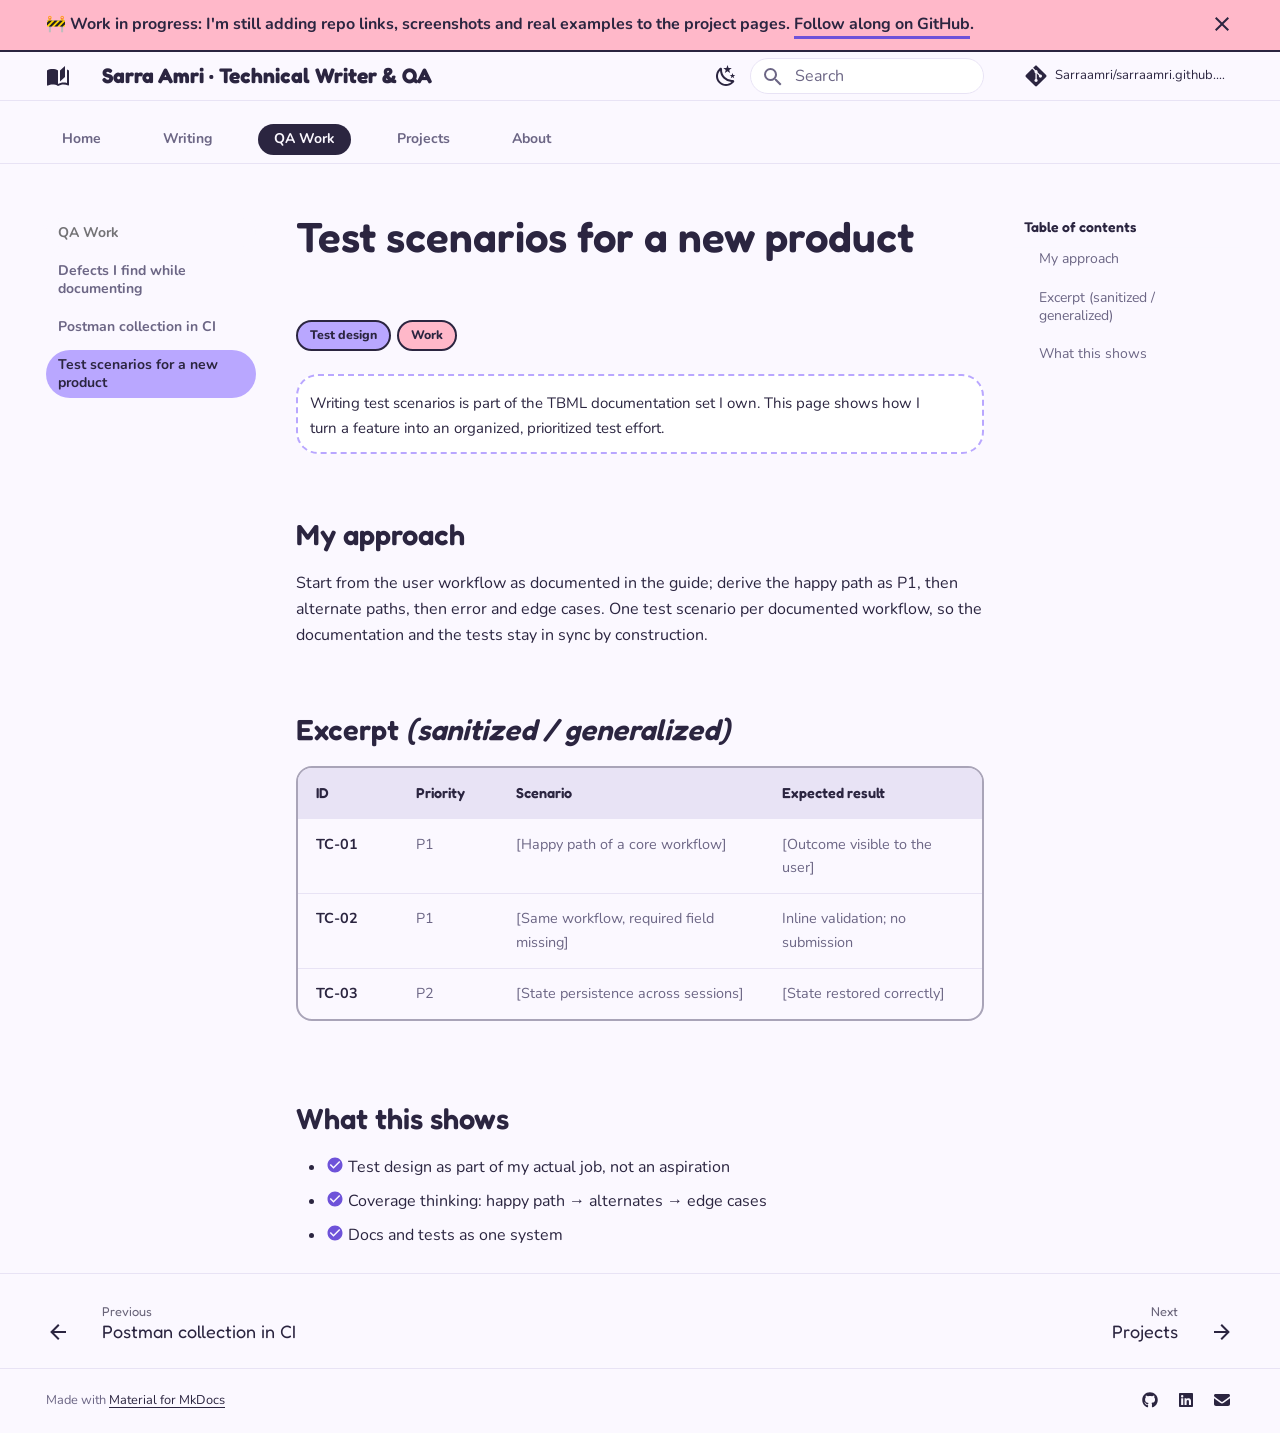
<file: qa/test-scenarios/index.html>
<!doctype html>
<html lang="en" class="no-js">
  <head>
    
      <meta charset="utf-8">
      <meta name="viewport" content="width=device-width,initial-scale=1">
      
        <meta name="description" content="Technical Writer at Vneuron · QA in practice. Documentation, testing, docs-as-code.">
      
      
      
        <link rel="canonical" href="https://sarraamri.github.io/qa/test-scenarios/">
      
      
        <link rel="prev" href="../postman-ci/">
      
      
        <link rel="next" href="../../projects/">
      
      
        
      
      
      <link rel="icon" href="../../assets/images/favicon.png">
      <meta name="generator" content="mkdocs-1.6.1, mkdocs-material-9.7.7">
    
    
      
        <title>Test scenarios for a new product - Sarra Amri · Technical Writer & QA</title>
      
    
    
      <link rel="stylesheet" href="../../assets/stylesheets/main.ec1eaa64.min.css">
      
        
        <link rel="stylesheet" href="../../assets/stylesheets/palette.ab4e12ef.min.css">
      
      


    
    
      
    
    
      
        
        
        <link rel="preconnect" href="https://fonts.gstatic.com" crossorigin>
        <link rel="stylesheet" href="https://fonts.googleapis.com/css?family=Nunito:300,300i,400,400i,700,700i%7CJetBrains+Mono:400,400i,700,700i&display=fallback">
        <style>:root{--md-text-font:"Nunito";--md-code-font:"JetBrains Mono"}</style>
      
    
    
      <link rel="stylesheet" href="../../stylesheets/extra.css?v=6">
    
    <script>__md_scope=new URL("../..",location),__md_hash=e=>[...e].reduce(((e,_)=>(e<<5)-e+_.charCodeAt(0)),0),__md_get=(e,_=localStorage,t=__md_scope)=>JSON.parse(_.getItem(t.pathname+"."+e)),__md_set=(e,_,t=localStorage,a=__md_scope)=>{try{t.setItem(a.pathname+"."+e,JSON.stringify(_))}catch(e){}}</script>
    
      

    
    
  </head>
  
  
    
    
      
    
    
    
    
    <body dir="ltr" data-md-color-scheme="default" data-md-color-primary="indigo" data-md-color-accent="indigo">
  
    
    <input class="md-toggle" data-md-toggle="drawer" type="checkbox" id="__drawer" autocomplete="off">
    <input class="md-toggle" data-md-toggle="search" type="checkbox" id="__search" autocomplete="off">
    <label class="md-overlay" for="__drawer"></label>
    <div data-md-component="skip">
      
        
        <a href="#test-scenarios-for-a-new-product" class="md-skip">
          Skip to content
        </a>
      
    </div>
    <div data-md-component="announce">
      
        <aside class="md-banner">
          <div class="md-banner__inner md-grid md-typeset">
            
              <button class="md-banner__button md-icon" aria-label="Don't show this again">
                
                <svg xmlns="http://www.w3.org/2000/svg" viewBox="0 0 24 24"><path d="M19 6.41 17.59 5 12 10.59 6.41 5 5 6.41 10.59 12 5 17.59 6.41 19 12 13.41 17.59 19 19 17.59 13.41 12z"/></svg>
              </button>
            
            
  🚧 <strong>Work in progress</strong>: I'm still adding repo links, screenshots and
  real examples to the project pages.
  <a href="https://github.com/Sarraamri/sarraamri.github.io">Follow along on GitHub</a>.

          </div>
          
            <script>var el=document.querySelector("[data-md-component=announce]");if(el){var content=el.querySelector(".md-typeset");__md_hash(content.innerHTML)===__md_get("__announce")&&(el.hidden=!0)}</script>
          
        </aside>
      
    </div>
    
    
      

<header class="md-header" data-md-component="header">
  <nav class="md-header__inner md-grid" aria-label="Header">
    <a href="../.." title="Sarra Amri · Technical Writer &amp; QA" class="md-header__button md-logo" aria-label="Sarra Amri · Technical Writer & QA" data-md-component="logo">
      
  
  <svg xmlns="http://www.w3.org/2000/svg" viewBox="0 0 24 24"><path d="m19 2-5 4.5v11l5-4.5zM6.5 5C4.55 5 2.45 5.4 1 6.5v14.66c0 .25.25.5.5.5.1 0 .15-.07.25-.07 1.35-.65 3.3-1.09 4.75-1.09 1.95 0 4.05.4 5.5 1.5 1.35-.85 3.8-1.5 5.5-1.5 1.65 0 3.35.31 4.75 1.06.1.05.15.03.25.03.25 0 .5-.25.5-.5V6.5c-.6-.45-1.25-.75-2-1V19c-1.1-.35-2.3-.5-3.5-.5-1.7 0-4.15.65-5.5 1.5V6.5C10.55 5.4 8.45 5 6.5 5"/></svg>

    </a>
    <label class="md-header__button md-icon" for="__drawer">
      
      <svg xmlns="http://www.w3.org/2000/svg" viewBox="0 0 24 24"><path d="M3 6h18v2H3zm0 5h18v2H3zm0 5h18v2H3z"/></svg>
    </label>
    <div class="md-header__title" data-md-component="header-title">
      <div class="md-header__ellipsis">
        <div class="md-header__topic">
          <span class="md-ellipsis">
            Sarra Amri · Technical Writer & QA
          </span>
        </div>
        <div class="md-header__topic" data-md-component="header-topic">
          <span class="md-ellipsis">
            
              Test scenarios for a new product
            
          </span>
        </div>
      </div>
    </div>
    
      
        <form class="md-header__option" data-md-component="palette">
  
    
    
    
    <input class="md-option" data-md-color-media="(prefers-color-scheme: light)" data-md-color-scheme="default" data-md-color-primary="indigo" data-md-color-accent="indigo"  aria-label="Switch to dark mode"  type="radio" name="__palette" id="__palette_0">
    
      <label class="md-header__button md-icon" title="Switch to dark mode" for="__palette_1" hidden>
        <svg xmlns="http://www.w3.org/2000/svg" viewBox="0 0 24 24"><path d="m17.75 4.09-2.53 1.94.91 3.06-2.63-1.81-2.63 1.81.91-3.06-2.53-1.94L12.44 4l1.06-3 1.06 3zm3.5 6.91-1.64 1.25.59 1.98-1.7-1.17-1.7 1.17.59-1.98L15.75 11l2.06-.05L18.5 9l.69 1.95zm-2.28 4.95c.83-.08 1.72 1.1 1.19 1.85-.32.45-.66.87-1.08 1.27C15.17 23 8.84 23 4.94 19.07c-3.91-3.9-3.91-10.24 0-14.14.4-.4.82-.76 1.27-1.08.75-.53 1.93.36 1.85 1.19-.27 2.86.69 5.83 2.89 8.02a9.96 9.96 0 0 0 8.02 2.89m-1.64 2.02a12.08 12.08 0 0 1-7.8-3.47c-2.17-2.19-3.33-5-3.49-7.82-2.81 3.14-2.7 7.96.31 10.98 3.02 3.01 7.84 3.12 10.98.31"/></svg>
      </label>
    
  
    
    
    
    <input class="md-option" data-md-color-media="(prefers-color-scheme: dark)" data-md-color-scheme="slate" data-md-color-primary="indigo" data-md-color-accent="indigo"  aria-label="Switch to light mode"  type="radio" name="__palette" id="__palette_1">
    
      <label class="md-header__button md-icon" title="Switch to light mode" for="__palette_0" hidden>
        <svg xmlns="http://www.w3.org/2000/svg" viewBox="0 0 24 24"><path d="M12 7a5 5 0 0 1 5 5 5 5 0 0 1-5 5 5 5 0 0 1-5-5 5 5 0 0 1 5-5m0 2a3 3 0 0 0-3 3 3 3 0 0 0 3 3 3 3 0 0 0 3-3 3 3 0 0 0-3-3m0-7 2.39 3.42C13.65 5.15 12.84 5 12 5s-1.65.15-2.39.42zM3.34 7l4.16-.35A7.2 7.2 0 0 0 5.94 8.5c-.44.74-.69 1.5-.83 2.29zm.02 10 1.76-3.77a7.131 7.131 0 0 0 2.38 4.14zM20.65 7l-1.77 3.79a7.02 7.02 0 0 0-2.38-4.15zm-.01 10-4.14.36c.59-.51 1.12-1.14 1.54-1.86.42-.73.69-1.5.83-2.29zM12 22l-2.41-3.44c.74.27 1.55.44 2.41.44.82 0 1.63-.17 2.37-.44z"/></svg>
      </label>
    
  
</form>
      
    
    
      <script>var palette=__md_get("__palette");if(palette&&palette.color){if("(prefers-color-scheme)"===palette.color.media){var media=matchMedia("(prefers-color-scheme: light)"),input=document.querySelector(media.matches?"[data-md-color-media='(prefers-color-scheme: light)']":"[data-md-color-media='(prefers-color-scheme: dark)']");palette.color.media=input.getAttribute("data-md-color-media"),palette.color.scheme=input.getAttribute("data-md-color-scheme"),palette.color.primary=input.getAttribute("data-md-color-primary"),palette.color.accent=input.getAttribute("data-md-color-accent")}for(var[key,value]of Object.entries(palette.color))document.body.setAttribute("data-md-color-"+key,value)}</script>
    
    
    
      
      
        <label class="md-header__button md-icon" for="__search">
          
          <svg xmlns="http://www.w3.org/2000/svg" viewBox="0 0 24 24"><path d="M9.5 3A6.5 6.5 0 0 1 16 9.5c0 1.61-.59 3.09-1.56 4.23l.27.27h.79l5 5-1.5 1.5-5-5v-.79l-.27-.27A6.52 6.52 0 0 1 9.5 16 6.5 6.5 0 0 1 3 9.5 6.5 6.5 0 0 1 9.5 3m0 2C7 5 5 7 5 9.5S7 14 9.5 14 14 12 14 9.5 12 5 9.5 5"/></svg>
        </label>
        <div class="md-search" data-md-component="search" role="dialog">
  <label class="md-search__overlay" for="__search"></label>
  <div class="md-search__inner" role="search">
    <form class="md-search__form" name="search">
      <input type="text" class="md-search__input" name="query" aria-label="Search" placeholder="Search" autocapitalize="off" autocorrect="off" autocomplete="off" spellcheck="false" data-md-component="search-query" required>
      <label class="md-search__icon md-icon" for="__search">
        
        <svg xmlns="http://www.w3.org/2000/svg" viewBox="0 0 24 24"><path d="M9.5 3A6.5 6.5 0 0 1 16 9.5c0 1.61-.59 3.09-1.56 4.23l.27.27h.79l5 5-1.5 1.5-5-5v-.79l-.27-.27A6.52 6.52 0 0 1 9.5 16 6.5 6.5 0 0 1 3 9.5 6.5 6.5 0 0 1 9.5 3m0 2C7 5 5 7 5 9.5S7 14 9.5 14 14 12 14 9.5 12 5 9.5 5"/></svg>
        
        <svg xmlns="http://www.w3.org/2000/svg" viewBox="0 0 24 24"><path d="M20 11v2H8l5.5 5.5-1.42 1.42L4.16 12l7.92-7.92L13.5 5.5 8 11z"/></svg>
      </label>
      <nav class="md-search__options" aria-label="Search">
        
        <button type="reset" class="md-search__icon md-icon" title="Clear" aria-label="Clear" tabindex="-1">
          
          <svg xmlns="http://www.w3.org/2000/svg" viewBox="0 0 24 24"><path d="M19 6.41 17.59 5 12 10.59 6.41 5 5 6.41 10.59 12 5 17.59 6.41 19 12 13.41 17.59 19 19 17.59 13.41 12z"/></svg>
        </button>
      </nav>
      
        <div class="md-search__suggest" data-md-component="search-suggest"></div>
      
    </form>
    <div class="md-search__output">
      <div class="md-search__scrollwrap" tabindex="0" data-md-scrollfix>
        <div class="md-search-result" data-md-component="search-result">
          <div class="md-search-result__meta">
            Initializing search
          </div>
          <ol class="md-search-result__list" role="presentation"></ol>
        </div>
      </div>
    </div>
  </div>
</div>
      
    
    
      <div class="md-header__source">
        <a href="https://github.com/Sarraamri/sarraamri.github.io" title="Go to repository" class="md-source" data-md-component="source">
  <div class="md-source__icon md-icon">
    
    <svg xmlns="http://www.w3.org/2000/svg" viewBox="0 0 448 512"><!--! Font Awesome Free 7.1.0 by @fontawesome - https://fontawesome.com License - https://fontawesome.com/license/free (Icons: CC BY 4.0, Fonts: SIL OFL 1.1, Code: MIT License) Copyright 2025 Fonticons, Inc.--><path d="M439.6 236.1 244 40.5c-5.4-5.5-12.8-8.5-20.4-8.5s-15 3-20.4 8.4L162.5 81l51.5 51.5c27.1-9.1 52.7 16.8 43.4 43.7l49.7 49.7c34.2-11.8 61.2 31 35.5 56.7-26.5 26.5-70.2-2.9-56-37.3L240.3 199v121.9c25.3 12.5 22.3 41.8 9.1 55-6.4 6.4-15.2 10.1-24.3 10.1s-17.8-3.6-24.3-10.1c-17.6-17.6-11.1-46.9 11.2-56v-123c-20.8-8.5-24.6-30.7-18.6-45L142.6 101 8.5 235.1C3 240.6 0 247.9 0 255.5s3 15 8.5 20.4l195.6 195.7c5.4 5.4 12.7 8.4 20.4 8.4s15-3 20.4-8.4l194.7-194.7c5.4-5.4 8.4-12.8 8.4-20.4s-3-15-8.4-20.4"/></svg>
  </div>
  <div class="md-source__repository">
    Sarraamri/sarraamri.github.io
  </div>
</a>
      </div>
    
  </nav>
  
</header>
    
    <div class="md-container" data-md-component="container">
      
      
        
          
            
<nav class="md-tabs" aria-label="Tabs" data-md-component="tabs">
  <div class="md-grid">
    <ul class="md-tabs__list">
      
        
  
  
  
  
    <li class="md-tabs__item">
      <a href="../.." class="md-tabs__link">
        
  
  
    
  
  Home

      </a>
    </li>
  

      
        
  
  
  
  
    
    
      <li class="md-tabs__item">
        <a href="../../writing/reis-user-guides/" class="md-tabs__link">
          
  
  
    
  
  Writing

        </a>
      </li>
    
  

      
        
  
  
  
    
  
  
    
    
      <li class="md-tabs__item md-tabs__item--active">
        <a href="../defects/" class="md-tabs__link">
          
  
  
    
  
  QA Work

        </a>
      </li>
    
  

      
        
  
  
  
  
    
    
      <li class="md-tabs__item">
        <a href="../../projects/" class="md-tabs__link">
          
  
  
    
  
  Projects

        </a>
      </li>
    
  

      
        
  
  
  
  
    <li class="md-tabs__item">
      <a href="../../about/" class="md-tabs__link">
        
  
  
    
  
  About

      </a>
    </li>
  

      
    </ul>
  </div>
</nav>
          
        
      
      <main class="md-main" data-md-component="main">
        <div class="md-main__inner md-grid">
          
            
              
              <div class="md-sidebar md-sidebar--primary" data-md-component="sidebar" data-md-type="navigation" >
                <div class="md-sidebar__scrollwrap">
                  <div class="md-sidebar__inner">
                    


  


<nav class="md-nav md-nav--primary md-nav--lifted" aria-label="Navigation" data-md-level="0">
  <label class="md-nav__title" for="__drawer">
    <a href="../.." title="Sarra Amri · Technical Writer &amp; QA" class="md-nav__button md-logo" aria-label="Sarra Amri · Technical Writer & QA" data-md-component="logo">
      
  
  <svg xmlns="http://www.w3.org/2000/svg" viewBox="0 0 24 24"><path d="m19 2-5 4.5v11l5-4.5zM6.5 5C4.55 5 2.45 5.4 1 6.5v14.66c0 .25.25.5.5.5.1 0 .15-.07.25-.07 1.35-.65 3.3-1.09 4.75-1.09 1.95 0 4.05.4 5.5 1.5 1.35-.85 3.8-1.5 5.5-1.5 1.65 0 3.35.31 4.75 1.06.1.05.15.03.25.03.25 0 .5-.25.5-.5V6.5c-.6-.45-1.25-.75-2-1V19c-1.1-.35-2.3-.5-3.5-.5-1.7 0-4.15.65-5.5 1.5V6.5C10.55 5.4 8.45 5 6.5 5"/></svg>

    </a>
    Sarra Amri · Technical Writer & QA
  </label>
  
    <div class="md-nav__source">
      <a href="https://github.com/Sarraamri/sarraamri.github.io" title="Go to repository" class="md-source" data-md-component="source">
  <div class="md-source__icon md-icon">
    
    <svg xmlns="http://www.w3.org/2000/svg" viewBox="0 0 448 512"><!--! Font Awesome Free 7.1.0 by @fontawesome - https://fontawesome.com License - https://fontawesome.com/license/free (Icons: CC BY 4.0, Fonts: SIL OFL 1.1, Code: MIT License) Copyright 2025 Fonticons, Inc.--><path d="M439.6 236.1 244 40.5c-5.4-5.5-12.8-8.5-20.4-8.5s-15 3-20.4 8.4L162.5 81l51.5 51.5c27.1-9.1 52.7 16.8 43.4 43.7l49.7 49.7c34.2-11.8 61.2 31 35.5 56.7-26.5 26.5-70.2-2.9-56-37.3L240.3 199v121.9c25.3 12.5 22.3 41.8 9.1 55-6.4 6.4-15.2 10.1-24.3 10.1s-17.8-3.6-24.3-10.1c-17.6-17.6-11.1-46.9 11.2-56v-123c-20.8-8.5-24.6-30.7-18.6-45L142.6 101 8.5 235.1C3 240.6 0 247.9 0 255.5s3 15 8.5 20.4l195.6 195.7c5.4 5.4 12.7 8.4 20.4 8.4s15-3 20.4-8.4l194.7-194.7c5.4-5.4 8.4-12.8 8.4-20.4s-3-15-8.4-20.4"/></svg>
  </div>
  <div class="md-source__repository">
    Sarraamri/sarraamri.github.io
  </div>
</a>
    </div>
  
  <ul class="md-nav__list" data-md-scrollfix>
    
      
      
  
  
  
  
    <li class="md-nav__item">
      <a href="../.." class="md-nav__link">
        
  
  
  <span class="md-ellipsis">
    
  
    Home
  

    
  </span>
  
  

      </a>
    </li>
  

    
      
      
  
  
  
  
    
    
      
        
      
        
      
        
      
    
    
    
      
      
        
      
    
    
    <li class="md-nav__item md-nav__item--nested">
      
        
        
        <input class="md-nav__toggle md-toggle " type="checkbox" id="__nav_2" >
        
          
          <label class="md-nav__link" for="__nav_2" id="__nav_2_label" tabindex="0">
            
  
  
  <span class="md-ellipsis">
    
  
    Writing
  

    
  </span>
  
  

            <span class="md-nav__icon md-icon"></span>
          </label>
        
        <nav class="md-nav" data-md-level="1" aria-labelledby="__nav_2_label" aria-expanded="false">
          <label class="md-nav__title" for="__nav_2">
            <span class="md-nav__icon md-icon"></span>
            
  
    Writing
  

          </label>
          <ul class="md-nav__list" data-md-scrollfix>
            
              
                
  
  
  
  
    <li class="md-nav__item">
      <a href="../../writing/reis-user-guides/" class="md-nav__link">
        
  
  
  <span class="md-ellipsis">
    
  
    User guides and technical docs
  

    
  </span>
  
  

      </a>
    </li>
  

              
            
              
                
  
  
  
  
    <li class="md-nav__item">
      <a href="../../writing/tbml-doc-set/" class="md-nav__link">
        
  
  
  <span class="md-ellipsis">
    
  
    New product doc set from scratch
  

    
  </span>
  
  

      </a>
    </li>
  

              
            
              
                
  
  
  
  
    <li class="md-nav__item">
      <a href="../../writing/docs-qa-checklist/" class="md-nav__link">
        
  
  
  <span class="md-ellipsis">
    
  
    Docs QA checklist
  

    
  </span>
  
  

      </a>
    </li>
  

              
            
          </ul>
        </nav>
      
    </li>
  

    
      
      
  
  
    
  
  
  
    
    
      
        
      
        
      
        
      
    
    
    
      
        
        
      
      
        
      
    
    
    <li class="md-nav__item md-nav__item--active md-nav__item--section md-nav__item--nested">
      
        
        
        <input class="md-nav__toggle md-toggle " type="checkbox" id="__nav_3" checked>
        
          
          <label class="md-nav__link" for="__nav_3" id="__nav_3_label" tabindex="">
            
  
  
  <span class="md-ellipsis">
    
  
    QA Work
  

    
  </span>
  
  

            <span class="md-nav__icon md-icon"></span>
          </label>
        
        <nav class="md-nav" data-md-level="1" aria-labelledby="__nav_3_label" aria-expanded="true">
          <label class="md-nav__title" for="__nav_3">
            <span class="md-nav__icon md-icon"></span>
            
  
    QA Work
  

          </label>
          <ul class="md-nav__list" data-md-scrollfix>
            
              
                
  
  
  
  
    <li class="md-nav__item">
      <a href="../defects/" class="md-nav__link">
        
  
  
  <span class="md-ellipsis">
    
  
    Defects I find while documenting
  

    
  </span>
  
  

      </a>
    </li>
  

              
            
              
                
  
  
  
  
    <li class="md-nav__item">
      <a href="../postman-ci/" class="md-nav__link">
        
  
  
  <span class="md-ellipsis">
    
  
    Postman collection in CI
  

    
  </span>
  
  

      </a>
    </li>
  

              
            
              
                
  
  
    
  
  
  
    <li class="md-nav__item md-nav__item--active">
      
      <input class="md-nav__toggle md-toggle" type="checkbox" id="__toc">
      
      
        
      
      
        <label class="md-nav__link md-nav__link--active" for="__toc">
          
  
  
  <span class="md-ellipsis">
    
  
    Test scenarios for a new product
  

    
  </span>
  
  

          <span class="md-nav__icon md-icon"></span>
        </label>
      
      <a href="./" class="md-nav__link md-nav__link--active">
        
  
  
  <span class="md-ellipsis">
    
  
    Test scenarios for a new product
  

    
  </span>
  
  

      </a>
      
        

<nav class="md-nav md-nav--secondary" aria-label="Table of contents">
  
  
  
    
  
  
    <label class="md-nav__title" for="__toc">
      <span class="md-nav__icon md-icon"></span>
      Table of contents
    </label>
    <ul class="md-nav__list" data-md-component="toc" data-md-scrollfix>
      
        <li class="md-nav__item">
  <a href="#my-approach" class="md-nav__link">
    <span class="md-ellipsis">
      
        My approach
      
    </span>
  </a>
  
</li>
      
        <li class="md-nav__item">
  <a href="#excerpt-sanitized-generalized" class="md-nav__link">
    <span class="md-ellipsis">
      
        Excerpt (sanitized / generalized)
      
    </span>
  </a>
  
</li>
      
        <li class="md-nav__item">
  <a href="#what-this-shows" class="md-nav__link">
    <span class="md-ellipsis">
      
        What this shows
      
    </span>
  </a>
  
</li>
      
    </ul>
  
</nav>
      
    </li>
  

              
            
          </ul>
        </nav>
      
    </li>
  

    
      
      
  
  
  
  
    
    
      
        
          
        
      
        
      
        
      
        
      
        
      
    
    
    
      
      
        
      
    
    
    <li class="md-nav__item md-nav__item--nested">
      
        
        
        <input class="md-nav__toggle md-toggle " type="checkbox" id="__nav_4" >
        
          
          <div class="md-nav__link md-nav__container">
            <a href="../../projects/" class="md-nav__link ">
              
  
  
  <span class="md-ellipsis">
    
  
    Projects
  

    
  </span>
  
  

            </a>
            
              
              <label class="md-nav__link " for="__nav_4" id="__nav_4_label" tabindex="0">
                <span class="md-nav__icon md-icon"></span>
              </label>
            
          </div>
        
        <nav class="md-nav" data-md-level="1" aria-labelledby="__nav_4_label" aria-expanded="false">
          <label class="md-nav__title" for="__nav_4">
            <span class="md-nav__icon md-icon"></span>
            
  
    Projects
  

          </label>
          <ul class="md-nav__list" data-md-scrollfix>
            
              
            
              
                
  
  
  
  
    <li class="md-nav__item">
      <a href="../../projects/reis-kubernetes/" class="md-nav__link">
        
  
  
  <span class="md-ellipsis">
    
  
    Application containerisation
  

    
  </span>
  
  

      </a>
    </li>
  

              
            
              
                
  
  
  
  
    <li class="md-nav__item">
      <a href="../../projects/safran-manufacturing/" class="md-nav__link">
        
  
  
  <span class="md-ellipsis">
    
  
    Manufacturing-order tracking at SAFRAN
  

    
  </span>
  
  

      </a>
    </li>
  

              
            
              
                
  
  
  
  
    <li class="md-nav__item">
      <a href="../../projects/terraform-docs/" class="md-nav__link">
        
  
  
  <span class="md-ellipsis">
    
  
    Terraform auto-generated docs
  

    
  </span>
  
  

      </a>
    </li>
  

              
            
              
                
  
  
  
  
    <li class="md-nav__item">
      <a href="../../projects/frontend/" class="md-nav__link">
        
  
  
  <span class="md-ellipsis">
    
  
    Front-end projects
  

    
  </span>
  
  

      </a>
    </li>
  

              
            
          </ul>
        </nav>
      
    </li>
  

    
      
      
  
  
  
  
    <li class="md-nav__item">
      <a href="../../about/" class="md-nav__link">
        
  
  
  <span class="md-ellipsis">
    
  
    About
  

    
  </span>
  
  

      </a>
    </li>
  

    
  </ul>
</nav>
                  </div>
                </div>
              </div>
            
            
              
              <div class="md-sidebar md-sidebar--secondary" data-md-component="sidebar" data-md-type="toc" >
                <div class="md-sidebar__scrollwrap">
                  <div class="md-sidebar__inner">
                    

<nav class="md-nav md-nav--secondary" aria-label="Table of contents">
  
  
  
    
  
  
    <label class="md-nav__title" for="__toc">
      <span class="md-nav__icon md-icon"></span>
      Table of contents
    </label>
    <ul class="md-nav__list" data-md-component="toc" data-md-scrollfix>
      
        <li class="md-nav__item">
  <a href="#my-approach" class="md-nav__link">
    <span class="md-ellipsis">
      
        My approach
      
    </span>
  </a>
  
</li>
      
        <li class="md-nav__item">
  <a href="#excerpt-sanitized-generalized" class="md-nav__link">
    <span class="md-ellipsis">
      
        Excerpt (sanitized / generalized)
      
    </span>
  </a>
  
</li>
      
        <li class="md-nav__item">
  <a href="#what-this-shows" class="md-nav__link">
    <span class="md-ellipsis">
      
        What this shows
      
    </span>
  </a>
  
</li>
      
    </ul>
  
</nav>
                  </div>
                </div>
              </div>
            
          
          
            <div class="md-content" data-md-component="content">
              
              <article class="md-content__inner md-typeset">
                
                  


  
  


<h1 id="test-scenarios-for-a-new-product">Test scenarios for a new product</h1>
<p><span class="badge b-qa">Test design</span><span class="badge b-work">Work</span></p>
<div class="admonition note">
<p>Writing test scenarios is part of the TBML documentation set I own. This page shows how I turn
a feature into an organized, prioritized test effort.</p>
</div>
<h2 id="my-approach">My approach</h2>
<!-- TODO: describe your real process. Suggested shape below, edit to match reality: -->
<p>Start from the user workflow as documented in the guide; derive the happy path as P1, then
alternate paths, then error and edge cases. One test scenario per documented workflow, so the
documentation and the tests stay in sync by construction.</p>
<h2 id="excerpt-sanitized-generalized">Excerpt <em>(sanitized / generalized)</em></h2>
<table>
<thead>
<tr>
<th>ID</th>
<th>Priority</th>
<th>Scenario</th>
<th>Expected result</th>
</tr>
</thead>
<tbody>
<tr>
<td>TC-01</td>
<td>P1</td>
<td>[Happy path of a core workflow]</td>
<td>[Outcome visible to the user]</td>
</tr>
<tr>
<td>TC-02</td>
<td>P1</td>
<td>[Same workflow, required field missing]</td>
<td>Inline validation; no submission</td>
</tr>
<tr>
<td>TC-03</td>
<td>P2</td>
<td>[State persistence across sessions]</td>
<td>[State restored correctly]</td>
</tr>
</tbody>
</table>
<!-- TODO: replace with 3–5 real-shaped cases, generalized -->

<h2 id="what-this-shows">What this shows</h2>
<ul>
<li><span class="twemoji sa-check"><svg xmlns="http://www.w3.org/2000/svg" viewBox="0 0 24 24"><path d="M12 2C6.5 2 2 6.5 2 12s4.5 10 10 10 10-4.5 10-10S17.5 2 12 2m-2 15-5-5 1.41-1.41L10 14.17l7.59-7.59L19 8z"/></svg></span> Test design as part of my actual job, not an aspiration</li>
<li><span class="twemoji sa-check"><svg xmlns="http://www.w3.org/2000/svg" viewBox="0 0 24 24"><path d="M12 2C6.5 2 2 6.5 2 12s4.5 10 10 10 10-4.5 10-10S17.5 2 12 2m-2 15-5-5 1.41-1.41L10 14.17l7.59-7.59L19 8z"/></svg></span> Coverage thinking: happy path → alternates → edge cases</li>
<li><span class="twemoji sa-check"><svg xmlns="http://www.w3.org/2000/svg" viewBox="0 0 24 24"><path d="M12 2C6.5 2 2 6.5 2 12s4.5 10 10 10 10-4.5 10-10S17.5 2 12 2m-2 15-5-5 1.41-1.41L10 14.17l7.59-7.59L19 8z"/></svg></span> Docs and tests as one system</li>
</ul>












                
              </article>
            </div>
          
          
<script>var target=document.getElementById(location.hash.slice(1));target&&target.name&&(target.checked=target.name.startsWith("__tabbed_"))</script>
        </div>
        
          <button type="button" class="md-top md-icon" data-md-component="top" hidden>
  
  <svg xmlns="http://www.w3.org/2000/svg" viewBox="0 0 24 24"><path d="M13 20h-2V8l-5.5 5.5-1.42-1.42L12 4.16l7.92 7.92-1.42 1.42L13 8z"/></svg>
  Back to top
</button>
        
      </main>
      
        <footer class="md-footer">
  
    
      
      <nav class="md-footer__inner md-grid" aria-label="Footer" >
        
          
          <a href="../postman-ci/" class="md-footer__link md-footer__link--prev" aria-label="Previous: Postman collection in CI">
            <div class="md-footer__button md-icon">
              
              <svg xmlns="http://www.w3.org/2000/svg" viewBox="0 0 24 24"><path d="M20 11v2H8l5.5 5.5-1.42 1.42L4.16 12l7.92-7.92L13.5 5.5 8 11z"/></svg>
            </div>
            <div class="md-footer__title">
              <span class="md-footer__direction">
                Previous
              </span>
              <div class="md-ellipsis">
                Postman collection in CI
              </div>
            </div>
          </a>
        
        
          
          <a href="../../projects/" class="md-footer__link md-footer__link--next" aria-label="Next: Projects">
            <div class="md-footer__title">
              <span class="md-footer__direction">
                Next
              </span>
              <div class="md-ellipsis">
                Projects
              </div>
            </div>
            <div class="md-footer__button md-icon">
              
              <svg xmlns="http://www.w3.org/2000/svg" viewBox="0 0 24 24"><path d="M4 11v2h12l-5.5 5.5 1.42 1.42L19.84 12l-7.92-7.92L10.5 5.5 16 11z"/></svg>
            </div>
          </a>
        
      </nav>
    
  
  <div class="md-footer-meta md-typeset">
    <div class="md-footer-meta__inner md-grid">
      <div class="md-copyright">
  
  
    Made with
    <a href="https://squidfunk.github.io/mkdocs-material/" target="_blank" rel="noopener">
      Material for MkDocs
    </a>
  
</div>
      
        
<div class="md-social">
  
    
    
    
    
      
      
    
    <a href="https://github.com/Sarraamri" target="_blank" rel="noopener" title="github.com" class="md-social__link">
      <svg xmlns="http://www.w3.org/2000/svg" viewBox="0 0 512 512"><!--! Font Awesome Free 7.1.0 by @fontawesome - https://fontawesome.com License - https://fontawesome.com/license/free (Icons: CC BY 4.0, Fonts: SIL OFL 1.1, Code: MIT License) Copyright 2025 Fonticons, Inc.--><path d="M173.9 397.4c0 2-2.3 3.6-5.2 3.6-3.3.3-5.6-1.3-5.6-3.6 0-2 2.3-3.6 5.2-3.6 3-.3 5.6 1.3 5.6 3.6m-31.1-4.5c-.7 2 1.3 4.3 4.3 4.9 2.6 1 5.6 0 6.2-2s-1.3-4.3-4.3-5.2c-2.6-.7-5.5.3-6.2 2.3m44.2-1.7c-2.9.7-4.9 2.6-4.6 4.9.3 2 2.9 3.3 5.9 2.6 2.9-.7 4.9-2.6 4.6-4.6-.3-1.9-3-3.2-5.9-2.9M252.8 8C114.1 8 8 113.3 8 252c0 110.9 69.8 205.8 169.5 239.2 12.8 2.3 17.3-5.6 17.3-12.1 0-6.2-.3-40.4-.3-61.4 0 0-70 15-84.7-29.8 0 0-11.4-29.1-27.8-36.6 0 0-22.9-15.7 1.6-15.4 0 0 24.9 2 38.6 25.8 21.9 38.6 58.6 27.5 72.9 20.9 2.3-16 8.8-27.1 16-33.7-55.9-6.2-112.3-14.3-112.3-110.5 0-27.5 7.6-41.3 23.6-58.9-2.6-6.5-11.1-33.3 2.6-67.9 20.9-6.5 69 27 69 27 20-5.6 41.5-8.5 62.8-8.5s42.8 2.9 62.8 8.5c0 0 48.1-33.6 69-27 13.7 34.7 5.2 61.4 2.6 67.9 16 17.7 25.8 31.5 25.8 58.9 0 96.5-58.9 104.2-114.8 110.5 9.2 7.9 17 22.9 17 46.4 0 33.7-.3 75.4-.3 83.6 0 6.5 4.6 14.4 17.3 12.1C436.2 457.8 504 362.9 504 252 504 113.3 391.5 8 252.8 8M105.2 352.9c-1.3 1-1 3.3.7 5.2 1.6 1.6 3.9 2.3 5.2 1 1.3-1 1-3.3-.7-5.2-1.6-1.6-3.9-2.3-5.2-1m-10.8-8.1c-.7 1.3.3 2.9 2.3 3.9 1.6 1 3.6.7 4.3-.7.7-1.3-.3-2.9-2.3-3.9-2-.6-3.6-.3-4.3.7m32.4 35.6c-1.6 1.3-1 4.3 1.3 6.2 2.3 2.3 5.2 2.6 6.5 1 1.3-1.3.7-4.3-1.3-6.2-2.2-2.3-5.2-2.6-6.5-1m-11.4-14.7c-1.6 1-1.6 3.6 0 5.9s4.3 3.3 5.6 2.3c1.6-1.3 1.6-3.9 0-6.2-1.4-2.3-4-3.3-5.6-2"/></svg>
    </a>
  
    
    
    
    
      
      
    
    <a href="https://linkedin.com/in/sarra-amri-019902217" target="_blank" rel="noopener" title="linkedin.com" class="md-social__link">
      <svg xmlns="http://www.w3.org/2000/svg" viewBox="0 0 448 512"><!--! Font Awesome Free 7.1.0 by @fontawesome - https://fontawesome.com License - https://fontawesome.com/license/free (Icons: CC BY 4.0, Fonts: SIL OFL 1.1, Code: MIT License) Copyright 2025 Fonticons, Inc.--><path d="M416 32H31.9C14.3 32 0 46.5 0 64.3v383.4C0 465.5 14.3 480 31.9 480H416c17.6 0 32-14.5 32-32.3V64.3c0-17.8-14.4-32.3-32-32.3M135.4 416H69V202.2h66.5V416zM102.2 96a38.5 38.5 0 1 1 0 77 38.5 38.5 0 1 1 0-77m282.1 320h-66.4V312c0-24.8-.5-56.7-34.5-56.7-34.6 0-39.9 27-39.9 54.9V416h-66.4V202.2h63.7v29.2h.9c8.9-16.8 30.6-34.5 62.9-34.5 67.2 0 79.7 44.3 79.7 101.9z"/></svg>
    </a>
  
    
    
    
    
    <a href="mailto:sarraamri2508@gmail.com" target="_blank" rel="noopener" title="" class="md-social__link">
      <svg xmlns="http://www.w3.org/2000/svg" viewBox="0 0 512 512"><!--! Font Awesome Free 7.1.0 by @fontawesome - https://fontawesome.com License - https://fontawesome.com/license/free (Icons: CC BY 4.0, Fonts: SIL OFL 1.1, Code: MIT License) Copyright 2025 Fonticons, Inc.--><path d="M48 64C21.5 64 0 85.5 0 112c0 15.1 7.1 29.3 19.2 38.4l208 156a48 48 0 0 0 57.6 0l208-156c12.1-9.1 19.2-23.3 19.2-38.4 0-26.5-21.5-48-48-48zM0 196v188c0 35.3 28.7 64 64 64h384c35.3 0 64-28.7 64-64V196L313.6 344.8c-34.1 25.6-81.1 25.6-115.2 0z"/></svg>
    </a>
  
</div>
      
    </div>
  </div>
</footer>
      
    </div>
    <div class="md-dialog" data-md-component="dialog">
      <div class="md-dialog__inner md-typeset"></div>
    </div>
    
      <div class="md-progress" data-md-component="progress" role="progressbar"></div>
    
    
    
      
      
      <script id="__config" type="application/json">{"annotate": null, "base": "../..", "features": ["announce.dismiss", "navigation.indexes", "navigation.instant", "navigation.instant.progress", "toc.follow", "navigation.tabs", "navigation.sections", "navigation.top", "navigation.footer", "search.suggest", "search.highlight", "content.code.copy"], "search": "../../assets/javascripts/workers/search.2c215733.min.js", "tags": null, "translations": {"clipboard.copied": "Copied to clipboard", "clipboard.copy": "Copy to clipboard", "search.result.more.one": "1 more on this page", "search.result.more.other": "# more on this page", "search.result.none": "No matching documents", "search.result.one": "1 matching document", "search.result.other": "# matching documents", "search.result.placeholder": "Type to start searching", "search.result.term.missing": "Missing", "select.version": "Select version"}, "version": null}</script>
    
    
      <script src="../../assets/javascripts/bundle.d7400e89.min.js"></script>
      
    
  </body>
</html>
</file>
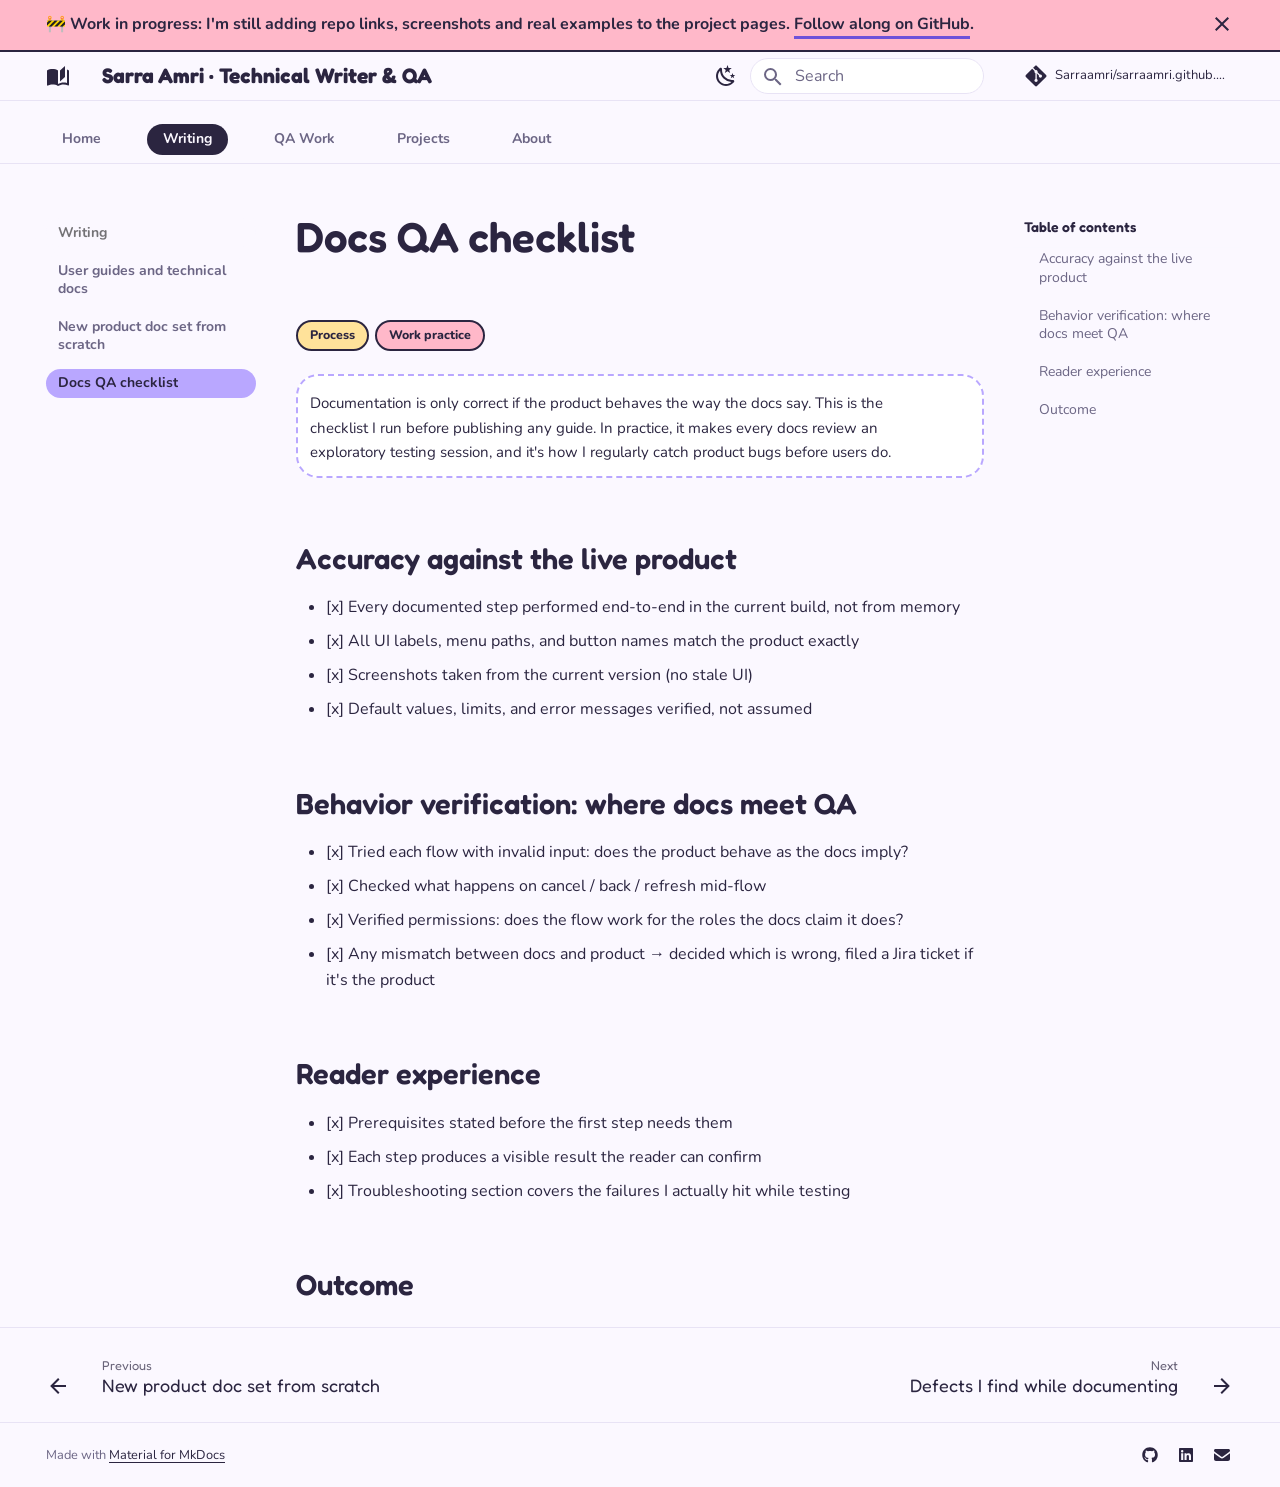
<file: writing/docs-qa-checklist/index.html>
<!doctype html>
<html lang="en" class="no-js">
  <head>
    
      <meta charset="utf-8">
      <meta name="viewport" content="width=device-width,initial-scale=1">
      
        <meta name="description" content="Technical Writer at Vneuron · QA in practice. Documentation, testing, docs-as-code.">
      
      
      
        <link rel="canonical" href="https://sarraamri.github.io/writing/docs-qa-checklist/">
      
      
        <link rel="prev" href="../tbml-doc-set/">
      
      
        <link rel="next" href="../../qa/defects/">
      
      
        
      
      
      <link rel="icon" href="../../assets/images/favicon.png">
      <meta name="generator" content="mkdocs-1.6.1, mkdocs-material-9.7.7">
    
    
      
        <title>Docs QA checklist - Sarra Amri · Technical Writer & QA</title>
      
    
    
      <link rel="stylesheet" href="../../assets/stylesheets/main.ec1eaa64.min.css">
      
        
        <link rel="stylesheet" href="../../assets/stylesheets/palette.ab4e12ef.min.css">
      
      


    
    
      
    
    
      
        
        
        <link rel="preconnect" href="https://fonts.gstatic.com" crossorigin>
        <link rel="stylesheet" href="https://fonts.googleapis.com/css?family=Nunito:300,300i,400,400i,700,700i%7CJetBrains+Mono:400,400i,700,700i&display=fallback">
        <style>:root{--md-text-font:"Nunito";--md-code-font:"JetBrains Mono"}</style>
      
    
    
      <link rel="stylesheet" href="../../stylesheets/extra.css?v=6">
    
    <script>__md_scope=new URL("../..",location),__md_hash=e=>[...e].reduce(((e,_)=>(e<<5)-e+_.charCodeAt(0)),0),__md_get=(e,_=localStorage,t=__md_scope)=>JSON.parse(_.getItem(t.pathname+"."+e)),__md_set=(e,_,t=localStorage,a=__md_scope)=>{try{t.setItem(a.pathname+"."+e,JSON.stringify(_))}catch(e){}}</script>
    
      

    
    
  </head>
  
  
    
    
      
    
    
    
    
    <body dir="ltr" data-md-color-scheme="default" data-md-color-primary="indigo" data-md-color-accent="indigo">
  
    
    <input class="md-toggle" data-md-toggle="drawer" type="checkbox" id="__drawer" autocomplete="off">
    <input class="md-toggle" data-md-toggle="search" type="checkbox" id="__search" autocomplete="off">
    <label class="md-overlay" for="__drawer"></label>
    <div data-md-component="skip">
      
        
        <a href="#docs-qa-checklist" class="md-skip">
          Skip to content
        </a>
      
    </div>
    <div data-md-component="announce">
      
        <aside class="md-banner">
          <div class="md-banner__inner md-grid md-typeset">
            
              <button class="md-banner__button md-icon" aria-label="Don't show this again">
                
                <svg xmlns="http://www.w3.org/2000/svg" viewBox="0 0 24 24"><path d="M19 6.41 17.59 5 12 10.59 6.41 5 5 6.41 10.59 12 5 17.59 6.41 19 12 13.41 17.59 19 19 17.59 13.41 12z"/></svg>
              </button>
            
            
  🚧 <strong>Work in progress</strong>: I'm still adding repo links, screenshots and
  real examples to the project pages.
  <a href="https://github.com/Sarraamri/sarraamri.github.io">Follow along on GitHub</a>.

          </div>
          
            <script>var el=document.querySelector("[data-md-component=announce]");if(el){var content=el.querySelector(".md-typeset");__md_hash(content.innerHTML)===__md_get("__announce")&&(el.hidden=!0)}</script>
          
        </aside>
      
    </div>
    
    
      

<header class="md-header" data-md-component="header">
  <nav class="md-header__inner md-grid" aria-label="Header">
    <a href="../.." title="Sarra Amri · Technical Writer &amp; QA" class="md-header__button md-logo" aria-label="Sarra Amri · Technical Writer & QA" data-md-component="logo">
      
  
  <svg xmlns="http://www.w3.org/2000/svg" viewBox="0 0 24 24"><path d="m19 2-5 4.5v11l5-4.5zM6.5 5C4.55 5 2.45 5.4 1 6.5v14.66c0 .25.25.5.5.5.1 0 .15-.07.25-.07 1.35-.65 3.3-1.09 4.75-1.09 1.95 0 4.05.4 5.5 1.5 1.35-.85 3.8-1.5 5.5-1.5 1.65 0 3.35.31 4.75 1.06.1.05.15.03.25.03.25 0 .5-.25.5-.5V6.5c-.6-.45-1.25-.75-2-1V19c-1.1-.35-2.3-.5-3.5-.5-1.7 0-4.15.65-5.5 1.5V6.5C10.55 5.4 8.45 5 6.5 5"/></svg>

    </a>
    <label class="md-header__button md-icon" for="__drawer">
      
      <svg xmlns="http://www.w3.org/2000/svg" viewBox="0 0 24 24"><path d="M3 6h18v2H3zm0 5h18v2H3zm0 5h18v2H3z"/></svg>
    </label>
    <div class="md-header__title" data-md-component="header-title">
      <div class="md-header__ellipsis">
        <div class="md-header__topic">
          <span class="md-ellipsis">
            Sarra Amri · Technical Writer & QA
          </span>
        </div>
        <div class="md-header__topic" data-md-component="header-topic">
          <span class="md-ellipsis">
            
              Docs QA checklist
            
          </span>
        </div>
      </div>
    </div>
    
      
        <form class="md-header__option" data-md-component="palette">
  
    
    
    
    <input class="md-option" data-md-color-media="(prefers-color-scheme: light)" data-md-color-scheme="default" data-md-color-primary="indigo" data-md-color-accent="indigo"  aria-label="Switch to dark mode"  type="radio" name="__palette" id="__palette_0">
    
      <label class="md-header__button md-icon" title="Switch to dark mode" for="__palette_1" hidden>
        <svg xmlns="http://www.w3.org/2000/svg" viewBox="0 0 24 24"><path d="m17.75 4.09-2.53 1.94.91 3.06-2.63-1.81-2.63 1.81.91-3.06-2.53-1.94L12.44 4l1.06-3 1.06 3zm3.5 6.91-1.64 1.25.59 1.98-1.7-1.17-1.7 1.17.59-1.98L15.75 11l2.06-.05L18.5 9l.69 1.95zm-2.28 4.95c.83-.08 1.72 1.1 1.19 1.85-.32.45-.66.87-1.08 1.27C15.17 23 8.84 23 4.94 19.07c-3.91-3.9-3.91-10.24 0-14.14.4-.4.82-.76 1.27-1.08.75-.53 1.93.36 1.85 1.19-.27 2.86.69 5.83 2.89 8.02a9.96 9.96 0 0 0 8.02 2.89m-1.64 2.02a12.08 12.08 0 0 1-7.8-3.47c-2.17-2.19-3.33-5-3.49-7.82-2.81 3.14-2.7 7.96.31 10.98 3.02 3.01 7.84 3.12 10.98.31"/></svg>
      </label>
    
  
    
    
    
    <input class="md-option" data-md-color-media="(prefers-color-scheme: dark)" data-md-color-scheme="slate" data-md-color-primary="indigo" data-md-color-accent="indigo"  aria-label="Switch to light mode"  type="radio" name="__palette" id="__palette_1">
    
      <label class="md-header__button md-icon" title="Switch to light mode" for="__palette_0" hidden>
        <svg xmlns="http://www.w3.org/2000/svg" viewBox="0 0 24 24"><path d="M12 7a5 5 0 0 1 5 5 5 5 0 0 1-5 5 5 5 0 0 1-5-5 5 5 0 0 1 5-5m0 2a3 3 0 0 0-3 3 3 3 0 0 0 3 3 3 3 0 0 0 3-3 3 3 0 0 0-3-3m0-7 2.39 3.42C13.65 5.15 12.84 5 12 5s-1.65.15-2.39.42zM3.34 7l4.16-.35A7.2 7.2 0 0 0 5.94 8.5c-.44.74-.69 1.5-.83 2.29zm.02 10 1.76-3.77a7.131 7.131 0 0 0 2.38 4.14zM20.65 7l-1.77 3.79a7.02 7.02 0 0 0-2.38-4.15zm-.01 10-4.14.36c.59-.51 1.12-1.14 1.54-1.86.42-.73.69-1.5.83-2.29zM12 22l-2.41-3.44c.74.27 1.55.44 2.41.44.82 0 1.63-.17 2.37-.44z"/></svg>
      </label>
    
  
</form>
      
    
    
      <script>var palette=__md_get("__palette");if(palette&&palette.color){if("(prefers-color-scheme)"===palette.color.media){var media=matchMedia("(prefers-color-scheme: light)"),input=document.querySelector(media.matches?"[data-md-color-media='(prefers-color-scheme: light)']":"[data-md-color-media='(prefers-color-scheme: dark)']");palette.color.media=input.getAttribute("data-md-color-media"),palette.color.scheme=input.getAttribute("data-md-color-scheme"),palette.color.primary=input.getAttribute("data-md-color-primary"),palette.color.accent=input.getAttribute("data-md-color-accent")}for(var[key,value]of Object.entries(palette.color))document.body.setAttribute("data-md-color-"+key,value)}</script>
    
    
    
      
      
        <label class="md-header__button md-icon" for="__search">
          
          <svg xmlns="http://www.w3.org/2000/svg" viewBox="0 0 24 24"><path d="M9.5 3A6.5 6.5 0 0 1 16 9.5c0 1.61-.59 3.09-1.56 4.23l.27.27h.79l5 5-1.5 1.5-5-5v-.79l-.27-.27A6.52 6.52 0 0 1 9.5 16 6.5 6.5 0 0 1 3 9.5 6.5 6.5 0 0 1 9.5 3m0 2C7 5 5 7 5 9.5S7 14 9.5 14 14 12 14 9.5 12 5 9.5 5"/></svg>
        </label>
        <div class="md-search" data-md-component="search" role="dialog">
  <label class="md-search__overlay" for="__search"></label>
  <div class="md-search__inner" role="search">
    <form class="md-search__form" name="search">
      <input type="text" class="md-search__input" name="query" aria-label="Search" placeholder="Search" autocapitalize="off" autocorrect="off" autocomplete="off" spellcheck="false" data-md-component="search-query" required>
      <label class="md-search__icon md-icon" for="__search">
        
        <svg xmlns="http://www.w3.org/2000/svg" viewBox="0 0 24 24"><path d="M9.5 3A6.5 6.5 0 0 1 16 9.5c0 1.61-.59 3.09-1.56 4.23l.27.27h.79l5 5-1.5 1.5-5-5v-.79l-.27-.27A6.52 6.52 0 0 1 9.5 16 6.5 6.5 0 0 1 3 9.5 6.5 6.5 0 0 1 9.5 3m0 2C7 5 5 7 5 9.5S7 14 9.5 14 14 12 14 9.5 12 5 9.5 5"/></svg>
        
        <svg xmlns="http://www.w3.org/2000/svg" viewBox="0 0 24 24"><path d="M20 11v2H8l5.5 5.5-1.42 1.42L4.16 12l7.92-7.92L13.5 5.5 8 11z"/></svg>
      </label>
      <nav class="md-search__options" aria-label="Search">
        
        <button type="reset" class="md-search__icon md-icon" title="Clear" aria-label="Clear" tabindex="-1">
          
          <svg xmlns="http://www.w3.org/2000/svg" viewBox="0 0 24 24"><path d="M19 6.41 17.59 5 12 10.59 6.41 5 5 6.41 10.59 12 5 17.59 6.41 19 12 13.41 17.59 19 19 17.59 13.41 12z"/></svg>
        </button>
      </nav>
      
        <div class="md-search__suggest" data-md-component="search-suggest"></div>
      
    </form>
    <div class="md-search__output">
      <div class="md-search__scrollwrap" tabindex="0" data-md-scrollfix>
        <div class="md-search-result" data-md-component="search-result">
          <div class="md-search-result__meta">
            Initializing search
          </div>
          <ol class="md-search-result__list" role="presentation"></ol>
        </div>
      </div>
    </div>
  </div>
</div>
      
    
    
      <div class="md-header__source">
        <a href="https://github.com/Sarraamri/sarraamri.github.io" title="Go to repository" class="md-source" data-md-component="source">
  <div class="md-source__icon md-icon">
    
    <svg xmlns="http://www.w3.org/2000/svg" viewBox="0 0 448 512"><!--! Font Awesome Free 7.1.0 by @fontawesome - https://fontawesome.com License - https://fontawesome.com/license/free (Icons: CC BY 4.0, Fonts: SIL OFL 1.1, Code: MIT License) Copyright 2025 Fonticons, Inc.--><path d="M439.6 236.1 244 40.5c-5.4-5.5-12.8-8.5-20.4-8.5s-15 3-20.4 8.4L162.5 81l51.5 51.5c27.1-9.1 52.7 16.8 43.4 43.7l49.7 49.7c34.2-11.8 61.2 31 35.5 56.7-26.5 26.5-70.2-2.9-56-37.3L240.3 199v121.9c25.3 12.5 22.3 41.8 9.1 55-6.4 6.4-15.2 10.1-24.3 10.1s-17.8-3.6-24.3-10.1c-17.6-17.6-11.1-46.9 11.2-56v-123c-20.8-8.5-24.6-30.7-18.6-45L142.6 101 8.5 235.1C3 240.6 0 247.9 0 255.5s3 15 8.5 20.4l195.6 195.7c5.4 5.4 12.7 8.4 20.4 8.4s15-3 20.4-8.4l194.7-194.7c5.4-5.4 8.4-12.8 8.4-20.4s-3-15-8.4-20.4"/></svg>
  </div>
  <div class="md-source__repository">
    Sarraamri/sarraamri.github.io
  </div>
</a>
      </div>
    
  </nav>
  
</header>
    
    <div class="md-container" data-md-component="container">
      
      
        
          
            
<nav class="md-tabs" aria-label="Tabs" data-md-component="tabs">
  <div class="md-grid">
    <ul class="md-tabs__list">
      
        
  
  
  
  
    <li class="md-tabs__item">
      <a href="../.." class="md-tabs__link">
        
  
  
    
  
  Home

      </a>
    </li>
  

      
        
  
  
  
    
  
  
    
    
      <li class="md-tabs__item md-tabs__item--active">
        <a href="../reis-user-guides/" class="md-tabs__link">
          
  
  
    
  
  Writing

        </a>
      </li>
    
  

      
        
  
  
  
  
    
    
      <li class="md-tabs__item">
        <a href="../../qa/defects/" class="md-tabs__link">
          
  
  
    
  
  QA Work

        </a>
      </li>
    
  

      
        
  
  
  
  
    
    
      <li class="md-tabs__item">
        <a href="../../projects/" class="md-tabs__link">
          
  
  
    
  
  Projects

        </a>
      </li>
    
  

      
        
  
  
  
  
    <li class="md-tabs__item">
      <a href="../../about/" class="md-tabs__link">
        
  
  
    
  
  About

      </a>
    </li>
  

      
    </ul>
  </div>
</nav>
          
        
      
      <main class="md-main" data-md-component="main">
        <div class="md-main__inner md-grid">
          
            
              
              <div class="md-sidebar md-sidebar--primary" data-md-component="sidebar" data-md-type="navigation" >
                <div class="md-sidebar__scrollwrap">
                  <div class="md-sidebar__inner">
                    


  


<nav class="md-nav md-nav--primary md-nav--lifted" aria-label="Navigation" data-md-level="0">
  <label class="md-nav__title" for="__drawer">
    <a href="../.." title="Sarra Amri · Technical Writer &amp; QA" class="md-nav__button md-logo" aria-label="Sarra Amri · Technical Writer & QA" data-md-component="logo">
      
  
  <svg xmlns="http://www.w3.org/2000/svg" viewBox="0 0 24 24"><path d="m19 2-5 4.5v11l5-4.5zM6.5 5C4.55 5 2.45 5.4 1 6.5v14.66c0 .25.25.5.5.5.1 0 .15-.07.25-.07 1.35-.65 3.3-1.09 4.75-1.09 1.95 0 4.05.4 5.5 1.5 1.35-.85 3.8-1.5 5.5-1.5 1.65 0 3.35.31 4.75 1.06.1.05.15.03.25.03.25 0 .5-.25.5-.5V6.5c-.6-.45-1.25-.75-2-1V19c-1.1-.35-2.3-.5-3.5-.5-1.7 0-4.15.65-5.5 1.5V6.5C10.55 5.4 8.45 5 6.5 5"/></svg>

    </a>
    Sarra Amri · Technical Writer & QA
  </label>
  
    <div class="md-nav__source">
      <a href="https://github.com/Sarraamri/sarraamri.github.io" title="Go to repository" class="md-source" data-md-component="source">
  <div class="md-source__icon md-icon">
    
    <svg xmlns="http://www.w3.org/2000/svg" viewBox="0 0 448 512"><!--! Font Awesome Free 7.1.0 by @fontawesome - https://fontawesome.com License - https://fontawesome.com/license/free (Icons: CC BY 4.0, Fonts: SIL OFL 1.1, Code: MIT License) Copyright 2025 Fonticons, Inc.--><path d="M439.6 236.1 244 40.5c-5.4-5.5-12.8-8.5-20.4-8.5s-15 3-20.4 8.4L162.5 81l51.5 51.5c27.1-9.1 52.7 16.8 43.4 43.7l49.7 49.7c34.2-11.8 61.2 31 35.5 56.7-26.5 26.5-70.2-2.9-56-37.3L240.3 199v121.9c25.3 12.5 22.3 41.8 9.1 55-6.4 6.4-15.2 10.1-24.3 10.1s-17.8-3.6-24.3-10.1c-17.6-17.6-11.1-46.9 11.2-56v-123c-20.8-8.5-24.6-30.7-18.6-45L142.6 101 8.5 235.1C3 240.6 0 247.9 0 255.5s3 15 8.5 20.4l195.6 195.7c5.4 5.4 12.7 8.4 20.4 8.4s15-3 20.4-8.4l194.7-194.7c5.4-5.4 8.4-12.8 8.4-20.4s-3-15-8.4-20.4"/></svg>
  </div>
  <div class="md-source__repository">
    Sarraamri/sarraamri.github.io
  </div>
</a>
    </div>
  
  <ul class="md-nav__list" data-md-scrollfix>
    
      
      
  
  
  
  
    <li class="md-nav__item">
      <a href="../.." class="md-nav__link">
        
  
  
  <span class="md-ellipsis">
    
  
    Home
  

    
  </span>
  
  

      </a>
    </li>
  

    
      
      
  
  
    
  
  
  
    
    
      
        
      
        
      
        
      
    
    
    
      
        
        
      
      
        
      
    
    
    <li class="md-nav__item md-nav__item--active md-nav__item--section md-nav__item--nested">
      
        
        
        <input class="md-nav__toggle md-toggle " type="checkbox" id="__nav_2" checked>
        
          
          <label class="md-nav__link" for="__nav_2" id="__nav_2_label" tabindex="">
            
  
  
  <span class="md-ellipsis">
    
  
    Writing
  

    
  </span>
  
  

            <span class="md-nav__icon md-icon"></span>
          </label>
        
        <nav class="md-nav" data-md-level="1" aria-labelledby="__nav_2_label" aria-expanded="true">
          <label class="md-nav__title" for="__nav_2">
            <span class="md-nav__icon md-icon"></span>
            
  
    Writing
  

          </label>
          <ul class="md-nav__list" data-md-scrollfix>
            
              
                
  
  
  
  
    <li class="md-nav__item">
      <a href="../reis-user-guides/" class="md-nav__link">
        
  
  
  <span class="md-ellipsis">
    
  
    User guides and technical docs
  

    
  </span>
  
  

      </a>
    </li>
  

              
            
              
                
  
  
  
  
    <li class="md-nav__item">
      <a href="../tbml-doc-set/" class="md-nav__link">
        
  
  
  <span class="md-ellipsis">
    
  
    New product doc set from scratch
  

    
  </span>
  
  

      </a>
    </li>
  

              
            
              
                
  
  
    
  
  
  
    <li class="md-nav__item md-nav__item--active">
      
      <input class="md-nav__toggle md-toggle" type="checkbox" id="__toc">
      
      
        
      
      
        <label class="md-nav__link md-nav__link--active" for="__toc">
          
  
  
  <span class="md-ellipsis">
    
  
    Docs QA checklist
  

    
  </span>
  
  

          <span class="md-nav__icon md-icon"></span>
        </label>
      
      <a href="./" class="md-nav__link md-nav__link--active">
        
  
  
  <span class="md-ellipsis">
    
  
    Docs QA checklist
  

    
  </span>
  
  

      </a>
      
        

<nav class="md-nav md-nav--secondary" aria-label="Table of contents">
  
  
  
    
  
  
    <label class="md-nav__title" for="__toc">
      <span class="md-nav__icon md-icon"></span>
      Table of contents
    </label>
    <ul class="md-nav__list" data-md-component="toc" data-md-scrollfix>
      
        <li class="md-nav__item">
  <a href="#accuracy-against-the-live-product" class="md-nav__link">
    <span class="md-ellipsis">
      
        Accuracy against the live product
      
    </span>
  </a>
  
</li>
      
        <li class="md-nav__item">
  <a href="#behavior-verification-where-docs-meet-qa" class="md-nav__link">
    <span class="md-ellipsis">
      
        Behavior verification: where docs meet QA
      
    </span>
  </a>
  
</li>
      
        <li class="md-nav__item">
  <a href="#reader-experience" class="md-nav__link">
    <span class="md-ellipsis">
      
        Reader experience
      
    </span>
  </a>
  
</li>
      
        <li class="md-nav__item">
  <a href="#outcome" class="md-nav__link">
    <span class="md-ellipsis">
      
        Outcome
      
    </span>
  </a>
  
</li>
      
    </ul>
  
</nav>
      
    </li>
  

              
            
          </ul>
        </nav>
      
    </li>
  

    
      
      
  
  
  
  
    
    
      
        
      
        
      
        
      
    
    
    
      
      
        
      
    
    
    <li class="md-nav__item md-nav__item--nested">
      
        
        
        <input class="md-nav__toggle md-toggle " type="checkbox" id="__nav_3" >
        
          
          <label class="md-nav__link" for="__nav_3" id="__nav_3_label" tabindex="0">
            
  
  
  <span class="md-ellipsis">
    
  
    QA Work
  

    
  </span>
  
  

            <span class="md-nav__icon md-icon"></span>
          </label>
        
        <nav class="md-nav" data-md-level="1" aria-labelledby="__nav_3_label" aria-expanded="false">
          <label class="md-nav__title" for="__nav_3">
            <span class="md-nav__icon md-icon"></span>
            
  
    QA Work
  

          </label>
          <ul class="md-nav__list" data-md-scrollfix>
            
              
                
  
  
  
  
    <li class="md-nav__item">
      <a href="../../qa/defects/" class="md-nav__link">
        
  
  
  <span class="md-ellipsis">
    
  
    Defects I find while documenting
  

    
  </span>
  
  

      </a>
    </li>
  

              
            
              
                
  
  
  
  
    <li class="md-nav__item">
      <a href="../../qa/postman-ci/" class="md-nav__link">
        
  
  
  <span class="md-ellipsis">
    
  
    Postman collection in CI
  

    
  </span>
  
  

      </a>
    </li>
  

              
            
              
                
  
  
  
  
    <li class="md-nav__item">
      <a href="../../qa/test-scenarios/" class="md-nav__link">
        
  
  
  <span class="md-ellipsis">
    
  
    Test scenarios for a new product
  

    
  </span>
  
  

      </a>
    </li>
  

              
            
          </ul>
        </nav>
      
    </li>
  

    
      
      
  
  
  
  
    
    
      
        
          
        
      
        
      
        
      
        
      
        
      
    
    
    
      
      
        
      
    
    
    <li class="md-nav__item md-nav__item--nested">
      
        
        
        <input class="md-nav__toggle md-toggle " type="checkbox" id="__nav_4" >
        
          
          <div class="md-nav__link md-nav__container">
            <a href="../../projects/" class="md-nav__link ">
              
  
  
  <span class="md-ellipsis">
    
  
    Projects
  

    
  </span>
  
  

            </a>
            
              
              <label class="md-nav__link " for="__nav_4" id="__nav_4_label" tabindex="0">
                <span class="md-nav__icon md-icon"></span>
              </label>
            
          </div>
        
        <nav class="md-nav" data-md-level="1" aria-labelledby="__nav_4_label" aria-expanded="false">
          <label class="md-nav__title" for="__nav_4">
            <span class="md-nav__icon md-icon"></span>
            
  
    Projects
  

          </label>
          <ul class="md-nav__list" data-md-scrollfix>
            
              
            
              
                
  
  
  
  
    <li class="md-nav__item">
      <a href="../../projects/reis-kubernetes/" class="md-nav__link">
        
  
  
  <span class="md-ellipsis">
    
  
    Application containerisation
  

    
  </span>
  
  

      </a>
    </li>
  

              
            
              
                
  
  
  
  
    <li class="md-nav__item">
      <a href="../../projects/safran-manufacturing/" class="md-nav__link">
        
  
  
  <span class="md-ellipsis">
    
  
    Manufacturing-order tracking at SAFRAN
  

    
  </span>
  
  

      </a>
    </li>
  

              
            
              
                
  
  
  
  
    <li class="md-nav__item">
      <a href="../../projects/terraform-docs/" class="md-nav__link">
        
  
  
  <span class="md-ellipsis">
    
  
    Terraform auto-generated docs
  

    
  </span>
  
  

      </a>
    </li>
  

              
            
              
                
  
  
  
  
    <li class="md-nav__item">
      <a href="../../projects/frontend/" class="md-nav__link">
        
  
  
  <span class="md-ellipsis">
    
  
    Front-end projects
  

    
  </span>
  
  

      </a>
    </li>
  

              
            
          </ul>
        </nav>
      
    </li>
  

    
      
      
  
  
  
  
    <li class="md-nav__item">
      <a href="../../about/" class="md-nav__link">
        
  
  
  <span class="md-ellipsis">
    
  
    About
  

    
  </span>
  
  

      </a>
    </li>
  

    
  </ul>
</nav>
                  </div>
                </div>
              </div>
            
            
              
              <div class="md-sidebar md-sidebar--secondary" data-md-component="sidebar" data-md-type="toc" >
                <div class="md-sidebar__scrollwrap">
                  <div class="md-sidebar__inner">
                    

<nav class="md-nav md-nav--secondary" aria-label="Table of contents">
  
  
  
    
  
  
    <label class="md-nav__title" for="__toc">
      <span class="md-nav__icon md-icon"></span>
      Table of contents
    </label>
    <ul class="md-nav__list" data-md-component="toc" data-md-scrollfix>
      
        <li class="md-nav__item">
  <a href="#accuracy-against-the-live-product" class="md-nav__link">
    <span class="md-ellipsis">
      
        Accuracy against the live product
      
    </span>
  </a>
  
</li>
      
        <li class="md-nav__item">
  <a href="#behavior-verification-where-docs-meet-qa" class="md-nav__link">
    <span class="md-ellipsis">
      
        Behavior verification: where docs meet QA
      
    </span>
  </a>
  
</li>
      
        <li class="md-nav__item">
  <a href="#reader-experience" class="md-nav__link">
    <span class="md-ellipsis">
      
        Reader experience
      
    </span>
  </a>
  
</li>
      
        <li class="md-nav__item">
  <a href="#outcome" class="md-nav__link">
    <span class="md-ellipsis">
      
        Outcome
      
    </span>
  </a>
  
</li>
      
    </ul>
  
</nav>
                  </div>
                </div>
              </div>
            
          
          
            <div class="md-content" data-md-component="content">
              
              <article class="md-content__inner md-typeset">
                
                  


  
  


<h1 id="docs-qa-checklist">Docs QA checklist</h1>
<p><span class="badge b-doc">Process</span><span class="badge b-work">Work practice</span></p>
<div class="admonition note">
<p>Documentation is only correct if the product behaves the way the docs say. This is the
checklist I run before publishing any guide. In practice, it makes every docs review an
exploratory testing session, and it's how I regularly catch product bugs before users do.</p>
</div>
<h2 id="accuracy-against-the-live-product">Accuracy against the live product</h2>
<ul>
<li>[x] Every documented step performed end-to-end in the current build, not from memory</li>
<li>[x] All UI labels, menu paths, and button names match the product exactly</li>
<li>[x] Screenshots taken from the current version (no stale UI)</li>
<li>[x] Default values, limits, and error messages verified, not assumed</li>
</ul>
<h2 id="behavior-verification-where-docs-meet-qa">Behavior verification: where docs meet QA</h2>
<ul>
<li>[x] Tried each flow with invalid input: does the product behave as the docs imply?</li>
<li>[x] Checked what happens on cancel / back / refresh mid-flow</li>
<li>[x] Verified permissions: does the flow work for the roles the docs claim it does?</li>
<li>[x] Any mismatch between docs and product → decided which is wrong, filed a Jira ticket if it's the product</li>
</ul>
<h2 id="reader-experience">Reader experience</h2>
<ul>
<li>[x] Prerequisites stated before the first step needs them</li>
<li>[x] Each step produces a visible result the reader can confirm</li>
<li>[x] Troubleshooting section covers the failures I actually hit while testing</li>
</ul>
<h2 id="outcome">Outcome</h2>
<!-- TODO: one true example, e.g. "While documenting [workflow] for TBML, this checklist
surfaced [type of issue], filed as a Jira ticket and fixed before release." -->












                
              </article>
            </div>
          
          
<script>var target=document.getElementById(location.hash.slice(1));target&&target.name&&(target.checked=target.name.startsWith("__tabbed_"))</script>
        </div>
        
          <button type="button" class="md-top md-icon" data-md-component="top" hidden>
  
  <svg xmlns="http://www.w3.org/2000/svg" viewBox="0 0 24 24"><path d="M13 20h-2V8l-5.5 5.5-1.42-1.42L12 4.16l7.92 7.92-1.42 1.42L13 8z"/></svg>
  Back to top
</button>
        
      </main>
      
        <footer class="md-footer">
  
    
      
      <nav class="md-footer__inner md-grid" aria-label="Footer" >
        
          
          <a href="../tbml-doc-set/" class="md-footer__link md-footer__link--prev" aria-label="Previous: New product doc set from scratch">
            <div class="md-footer__button md-icon">
              
              <svg xmlns="http://www.w3.org/2000/svg" viewBox="0 0 24 24"><path d="M20 11v2H8l5.5 5.5-1.42 1.42L4.16 12l7.92-7.92L13.5 5.5 8 11z"/></svg>
            </div>
            <div class="md-footer__title">
              <span class="md-footer__direction">
                Previous
              </span>
              <div class="md-ellipsis">
                New product doc set from scratch
              </div>
            </div>
          </a>
        
        
          
          <a href="../../qa/defects/" class="md-footer__link md-footer__link--next" aria-label="Next: Defects I find while documenting">
            <div class="md-footer__title">
              <span class="md-footer__direction">
                Next
              </span>
              <div class="md-ellipsis">
                Defects I find while documenting
              </div>
            </div>
            <div class="md-footer__button md-icon">
              
              <svg xmlns="http://www.w3.org/2000/svg" viewBox="0 0 24 24"><path d="M4 11v2h12l-5.5 5.5 1.42 1.42L19.84 12l-7.92-7.92L10.5 5.5 16 11z"/></svg>
            </div>
          </a>
        
      </nav>
    
  
  <div class="md-footer-meta md-typeset">
    <div class="md-footer-meta__inner md-grid">
      <div class="md-copyright">
  
  
    Made with
    <a href="https://squidfunk.github.io/mkdocs-material/" target="_blank" rel="noopener">
      Material for MkDocs
    </a>
  
</div>
      
        
<div class="md-social">
  
    
    
    
    
      
      
    
    <a href="https://github.com/Sarraamri" target="_blank" rel="noopener" title="github.com" class="md-social__link">
      <svg xmlns="http://www.w3.org/2000/svg" viewBox="0 0 512 512"><!--! Font Awesome Free 7.1.0 by @fontawesome - https://fontawesome.com License - https://fontawesome.com/license/free (Icons: CC BY 4.0, Fonts: SIL OFL 1.1, Code: MIT License) Copyright 2025 Fonticons, Inc.--><path d="M173.9 397.4c0 2-2.3 3.6-5.2 3.6-3.3.3-5.6-1.3-5.6-3.6 0-2 2.3-3.6 5.2-3.6 3-.3 5.6 1.3 5.6 3.6m-31.1-4.5c-.7 2 1.3 4.3 4.3 4.9 2.6 1 5.6 0 6.2-2s-1.3-4.3-4.3-5.2c-2.6-.7-5.5.3-6.2 2.3m44.2-1.7c-2.9.7-4.9 2.6-4.6 4.9.3 2 2.9 3.3 5.9 2.6 2.9-.7 4.9-2.6 4.6-4.6-.3-1.9-3-3.2-5.9-2.9M252.8 8C114.1 8 8 113.3 8 252c0 110.9 69.8 205.8 169.5 239.2 12.8 2.3 17.3-5.6 17.3-12.1 0-6.2-.3-40.4-.3-61.4 0 0-70 15-84.7-29.8 0 0-11.4-29.1-27.8-36.6 0 0-22.9-15.7 1.6-15.4 0 0 24.9 2 38.6 25.8 21.9 38.6 58.6 27.5 72.9 20.9 2.3-16 8.8-27.1 16-33.7-55.9-6.2-112.3-14.3-112.3-110.5 0-27.5 7.6-41.3 23.6-58.9-2.6-6.5-11.1-33.3 2.6-67.9 20.9-6.5 69 27 69 27 20-5.6 41.5-8.5 62.8-8.5s42.8 2.9 62.8 8.5c0 0 48.1-33.6 69-27 13.7 34.7 5.2 61.4 2.6 67.9 16 17.7 25.8 31.5 25.8 58.9 0 96.5-58.9 104.2-114.8 110.5 9.2 7.9 17 22.9 17 46.4 0 33.7-.3 75.4-.3 83.6 0 6.5 4.6 14.4 17.3 12.1C436.2 457.8 504 362.9 504 252 504 113.3 391.5 8 252.8 8M105.2 352.9c-1.3 1-1 3.3.7 5.2 1.6 1.6 3.9 2.3 5.2 1 1.3-1 1-3.3-.7-5.2-1.6-1.6-3.9-2.3-5.2-1m-10.8-8.1c-.7 1.3.3 2.9 2.3 3.9 1.6 1 3.6.7 4.3-.7.7-1.3-.3-2.9-2.3-3.9-2-.6-3.6-.3-4.3.7m32.4 35.6c-1.6 1.3-1 4.3 1.3 6.2 2.3 2.3 5.2 2.6 6.5 1 1.3-1.3.7-4.3-1.3-6.2-2.2-2.3-5.2-2.6-6.5-1m-11.4-14.7c-1.6 1-1.6 3.6 0 5.9s4.3 3.3 5.6 2.3c1.6-1.3 1.6-3.9 0-6.2-1.4-2.3-4-3.3-5.6-2"/></svg>
    </a>
  
    
    
    
    
      
      
    
    <a href="https://linkedin.com/in/sarra-amri-019902217" target="_blank" rel="noopener" title="linkedin.com" class="md-social__link">
      <svg xmlns="http://www.w3.org/2000/svg" viewBox="0 0 448 512"><!--! Font Awesome Free 7.1.0 by @fontawesome - https://fontawesome.com License - https://fontawesome.com/license/free (Icons: CC BY 4.0, Fonts: SIL OFL 1.1, Code: MIT License) Copyright 2025 Fonticons, Inc.--><path d="M416 32H31.9C14.3 32 0 46.5 0 64.3v383.4C0 465.5 14.3 480 31.9 480H416c17.6 0 32-14.5 32-32.3V64.3c0-17.8-14.4-32.3-32-32.3M135.4 416H69V202.2h66.5V416zM102.2 96a38.5 38.5 0 1 1 0 77 38.5 38.5 0 1 1 0-77m282.1 320h-66.4V312c0-24.8-.5-56.7-34.5-56.7-34.6 0-39.9 27-39.9 54.9V416h-66.4V202.2h63.7v29.2h.9c8.9-16.8 30.6-34.5 62.9-34.5 67.2 0 79.7 44.3 79.7 101.9z"/></svg>
    </a>
  
    
    
    
    
    <a href="mailto:sarraamri2508@gmail.com" target="_blank" rel="noopener" title="" class="md-social__link">
      <svg xmlns="http://www.w3.org/2000/svg" viewBox="0 0 512 512"><!--! Font Awesome Free 7.1.0 by @fontawesome - https://fontawesome.com License - https://fontawesome.com/license/free (Icons: CC BY 4.0, Fonts: SIL OFL 1.1, Code: MIT License) Copyright 2025 Fonticons, Inc.--><path d="M48 64C21.5 64 0 85.5 0 112c0 15.1 7.1 29.3 19.2 38.4l208 156a48 48 0 0 0 57.6 0l208-156c12.1-9.1 19.2-23.3 19.2-38.4 0-26.5-21.5-48-48-48zM0 196v188c0 35.3 28.7 64 64 64h384c35.3 0 64-28.7 64-64V196L313.6 344.8c-34.1 25.6-81.1 25.6-115.2 0z"/></svg>
    </a>
  
</div>
      
    </div>
  </div>
</footer>
      
    </div>
    <div class="md-dialog" data-md-component="dialog">
      <div class="md-dialog__inner md-typeset"></div>
    </div>
    
      <div class="md-progress" data-md-component="progress" role="progressbar"></div>
    
    
    
      
      
      <script id="__config" type="application/json">{"annotate": null, "base": "../..", "features": ["announce.dismiss", "navigation.indexes", "navigation.instant", "navigation.instant.progress", "toc.follow", "navigation.tabs", "navigation.sections", "navigation.top", "navigation.footer", "search.suggest", "search.highlight", "content.code.copy"], "search": "../../assets/javascripts/workers/search.2c215733.min.js", "tags": null, "translations": {"clipboard.copied": "Copied to clipboard", "clipboard.copy": "Copy to clipboard", "search.result.more.one": "1 more on this page", "search.result.more.other": "# more on this page", "search.result.none": "No matching documents", "search.result.one": "1 matching document", "search.result.other": "# matching documents", "search.result.placeholder": "Type to start searching", "search.result.term.missing": "Missing", "select.version": "Select version"}, "version": null}</script>
    
    
      <script src="../../assets/javascripts/bundle.d7400e89.min.js"></script>
      
    
  </body>
</html>
</file>
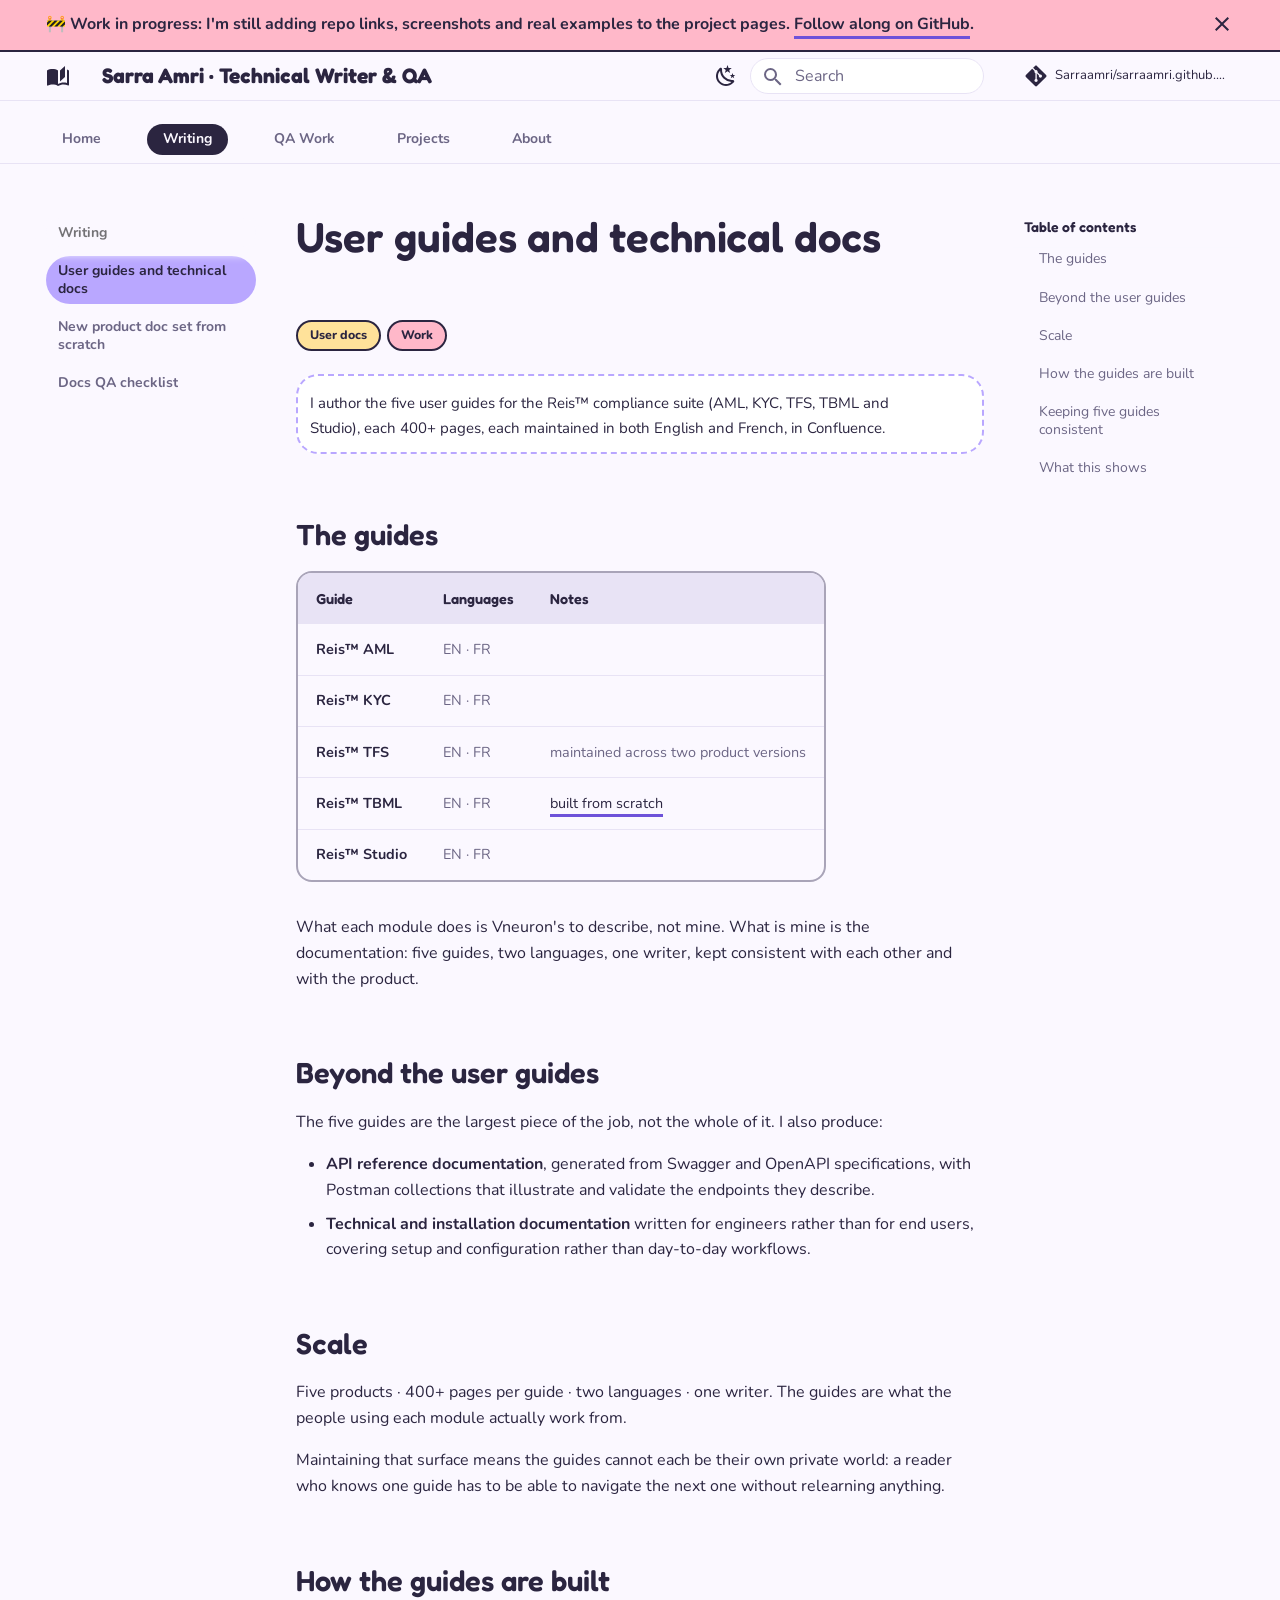
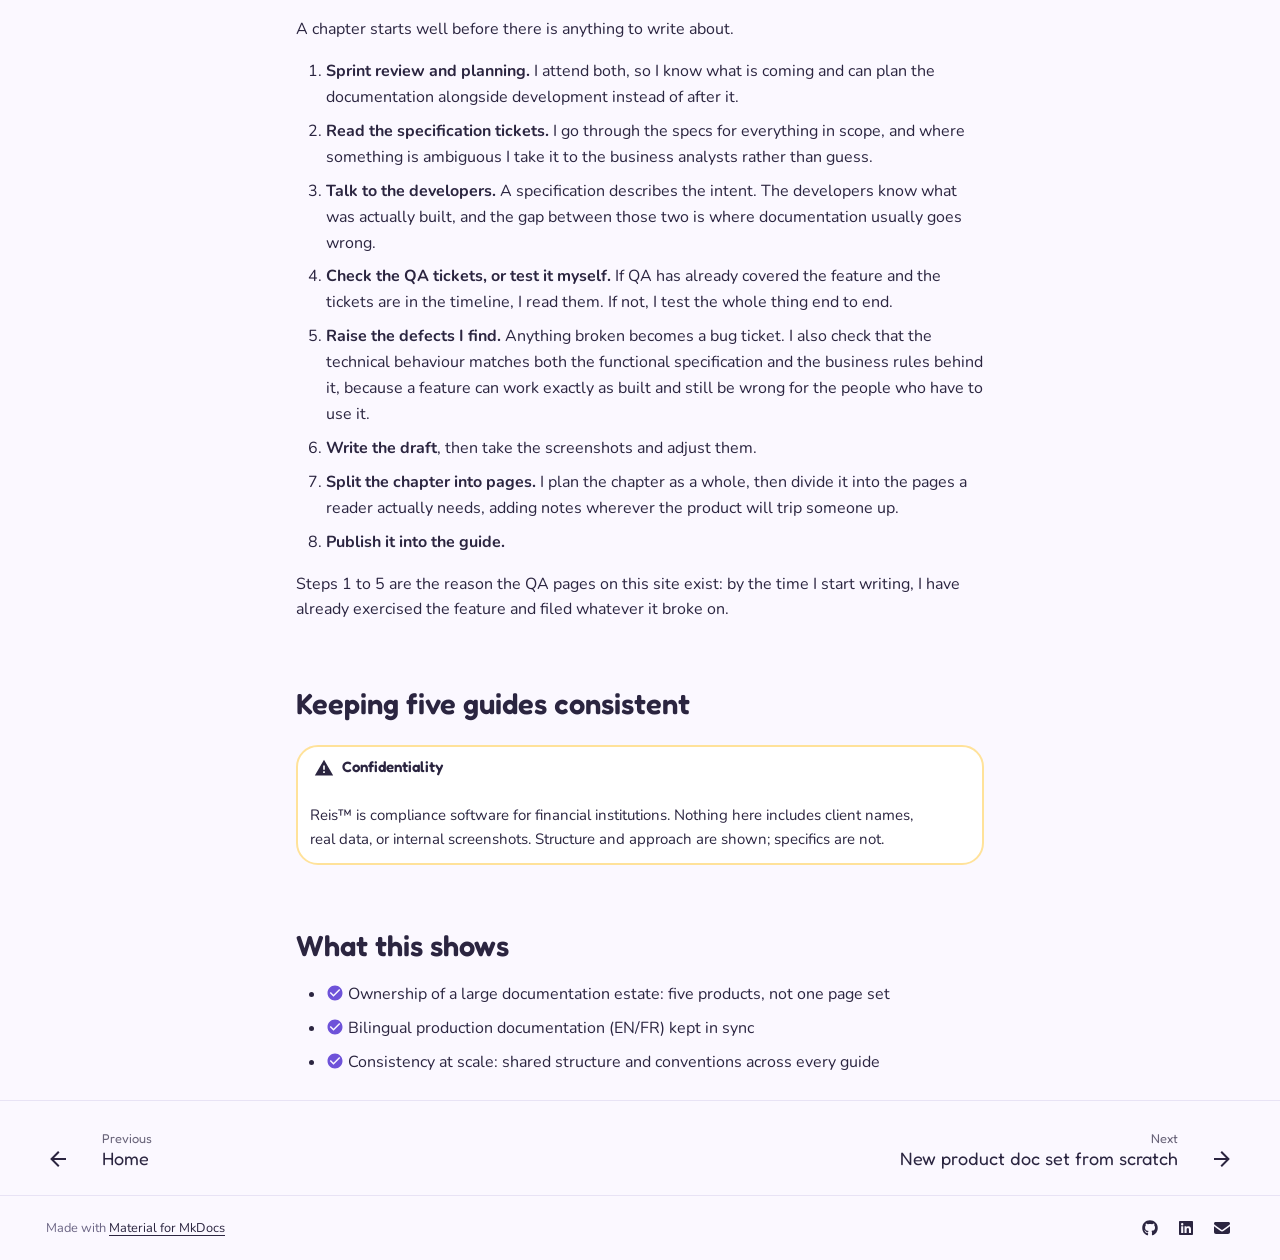
<file: writing/reis-user-guides/index.html>
<!doctype html>
<html lang="en" class="no-js">
  <head>
    
      <meta charset="utf-8">
      <meta name="viewport" content="width=device-width,initial-scale=1">
      
        <meta name="description" content="Technical Writer at Vneuron · QA in practice. Documentation, testing, docs-as-code.">
      
      
      
        <link rel="canonical" href="https://sarraamri.github.io/writing/reis-user-guides/">
      
      
        <link rel="prev" href="../..">
      
      
        <link rel="next" href="../tbml-doc-set/">
      
      
        
      
      
      <link rel="icon" href="../../assets/images/favicon.png">
      <meta name="generator" content="mkdocs-1.6.1, mkdocs-material-9.7.7">
    
    
      
        <title>User guides and technical docs - Sarra Amri · Technical Writer & QA</title>
      
    
    
      <link rel="stylesheet" href="../../assets/stylesheets/main.ec1eaa64.min.css">
      
        
        <link rel="stylesheet" href="../../assets/stylesheets/palette.ab4e12ef.min.css">
      
      


    
    
      
    
    
      
        
        
        <link rel="preconnect" href="https://fonts.gstatic.com" crossorigin>
        <link rel="stylesheet" href="https://fonts.googleapis.com/css?family=Nunito:300,300i,400,400i,700,700i%7CJetBrains+Mono:400,400i,700,700i&display=fallback">
        <style>:root{--md-text-font:"Nunito";--md-code-font:"JetBrains Mono"}</style>
      
    
    
      <link rel="stylesheet" href="../../stylesheets/extra.css?v=6">
    
    <script>__md_scope=new URL("../..",location),__md_hash=e=>[...e].reduce(((e,_)=>(e<<5)-e+_.charCodeAt(0)),0),__md_get=(e,_=localStorage,t=__md_scope)=>JSON.parse(_.getItem(t.pathname+"."+e)),__md_set=(e,_,t=localStorage,a=__md_scope)=>{try{t.setItem(a.pathname+"."+e,JSON.stringify(_))}catch(e){}}</script>
    
      

    
    
  </head>
  
  
    
    
      
    
    
    
    
    <body dir="ltr" data-md-color-scheme="default" data-md-color-primary="indigo" data-md-color-accent="indigo">
  
    
    <input class="md-toggle" data-md-toggle="drawer" type="checkbox" id="__drawer" autocomplete="off">
    <input class="md-toggle" data-md-toggle="search" type="checkbox" id="__search" autocomplete="off">
    <label class="md-overlay" for="__drawer"></label>
    <div data-md-component="skip">
      
        
        <a href="#user-guides-and-technical-docs" class="md-skip">
          Skip to content
        </a>
      
    </div>
    <div data-md-component="announce">
      
        <aside class="md-banner">
          <div class="md-banner__inner md-grid md-typeset">
            
              <button class="md-banner__button md-icon" aria-label="Don't show this again">
                
                <svg xmlns="http://www.w3.org/2000/svg" viewBox="0 0 24 24"><path d="M19 6.41 17.59 5 12 10.59 6.41 5 5 6.41 10.59 12 5 17.59 6.41 19 12 13.41 17.59 19 19 17.59 13.41 12z"/></svg>
              </button>
            
            
  🚧 <strong>Work in progress</strong>: I'm still adding repo links, screenshots and
  real examples to the project pages.
  <a href="https://github.com/Sarraamri/sarraamri.github.io">Follow along on GitHub</a>.

          </div>
          
            <script>var el=document.querySelector("[data-md-component=announce]");if(el){var content=el.querySelector(".md-typeset");__md_hash(content.innerHTML)===__md_get("__announce")&&(el.hidden=!0)}</script>
          
        </aside>
      
    </div>
    
    
      

<header class="md-header" data-md-component="header">
  <nav class="md-header__inner md-grid" aria-label="Header">
    <a href="../.." title="Sarra Amri · Technical Writer &amp; QA" class="md-header__button md-logo" aria-label="Sarra Amri · Technical Writer & QA" data-md-component="logo">
      
  
  <svg xmlns="http://www.w3.org/2000/svg" viewBox="0 0 24 24"><path d="m19 2-5 4.5v11l5-4.5zM6.5 5C4.55 5 2.45 5.4 1 6.5v14.66c0 .25.25.5.5.5.1 0 .15-.07.25-.07 1.35-.65 3.3-1.09 4.75-1.09 1.95 0 4.05.4 5.5 1.5 1.35-.85 3.8-1.5 5.5-1.5 1.65 0 3.35.31 4.75 1.06.1.05.15.03.25.03.25 0 .5-.25.5-.5V6.5c-.6-.45-1.25-.75-2-1V19c-1.1-.35-2.3-.5-3.5-.5-1.7 0-4.15.65-5.5 1.5V6.5C10.55 5.4 8.45 5 6.5 5"/></svg>

    </a>
    <label class="md-header__button md-icon" for="__drawer">
      
      <svg xmlns="http://www.w3.org/2000/svg" viewBox="0 0 24 24"><path d="M3 6h18v2H3zm0 5h18v2H3zm0 5h18v2H3z"/></svg>
    </label>
    <div class="md-header__title" data-md-component="header-title">
      <div class="md-header__ellipsis">
        <div class="md-header__topic">
          <span class="md-ellipsis">
            Sarra Amri · Technical Writer & QA
          </span>
        </div>
        <div class="md-header__topic" data-md-component="header-topic">
          <span class="md-ellipsis">
            
              User guides and technical docs
            
          </span>
        </div>
      </div>
    </div>
    
      
        <form class="md-header__option" data-md-component="palette">
  
    
    
    
    <input class="md-option" data-md-color-media="(prefers-color-scheme: light)" data-md-color-scheme="default" data-md-color-primary="indigo" data-md-color-accent="indigo"  aria-label="Switch to dark mode"  type="radio" name="__palette" id="__palette_0">
    
      <label class="md-header__button md-icon" title="Switch to dark mode" for="__palette_1" hidden>
        <svg xmlns="http://www.w3.org/2000/svg" viewBox="0 0 24 24"><path d="m17.75 4.09-2.53 1.94.91 3.06-2.63-1.81-2.63 1.81.91-3.06-2.53-1.94L12.44 4l1.06-3 1.06 3zm3.5 6.91-1.64 1.25.59 1.98-1.7-1.17-1.7 1.17.59-1.98L15.75 11l2.06-.05L18.5 9l.69 1.95zm-2.28 4.95c.83-.08 1.72 1.1 1.19 1.85-.32.45-.66.87-1.08 1.27C15.17 23 8.84 23 4.94 19.07c-3.91-3.9-3.91-10.24 0-14.14.4-.4.82-.76 1.27-1.08.75-.53 1.93.36 1.85 1.19-.27 2.86.69 5.83 2.89 8.02a9.96 9.96 0 0 0 8.02 2.89m-1.64 2.02a12.08 12.08 0 0 1-7.8-3.47c-2.17-2.19-3.33-5-3.49-7.82-2.81 3.14-2.7 7.96.31 10.98 3.02 3.01 7.84 3.12 10.98.31"/></svg>
      </label>
    
  
    
    
    
    <input class="md-option" data-md-color-media="(prefers-color-scheme: dark)" data-md-color-scheme="slate" data-md-color-primary="indigo" data-md-color-accent="indigo"  aria-label="Switch to light mode"  type="radio" name="__palette" id="__palette_1">
    
      <label class="md-header__button md-icon" title="Switch to light mode" for="__palette_0" hidden>
        <svg xmlns="http://www.w3.org/2000/svg" viewBox="0 0 24 24"><path d="M12 7a5 5 0 0 1 5 5 5 5 0 0 1-5 5 5 5 0 0 1-5-5 5 5 0 0 1 5-5m0 2a3 3 0 0 0-3 3 3 3 0 0 0 3 3 3 3 0 0 0 3-3 3 3 0 0 0-3-3m0-7 2.39 3.42C13.65 5.15 12.84 5 12 5s-1.65.15-2.39.42zM3.34 7l4.16-.35A7.2 7.2 0 0 0 5.94 8.5c-.44.74-.69 1.5-.83 2.29zm.02 10 1.76-3.77a7.131 7.131 0 0 0 2.38 4.14zM20.65 7l-1.77 3.79a7.02 7.02 0 0 0-2.38-4.15zm-.01 10-4.14.36c.59-.51 1.12-1.14 1.54-1.86.42-.73.69-1.5.83-2.29zM12 22l-2.41-3.44c.74.27 1.55.44 2.41.44.82 0 1.63-.17 2.37-.44z"/></svg>
      </label>
    
  
</form>
      
    
    
      <script>var palette=__md_get("__palette");if(palette&&palette.color){if("(prefers-color-scheme)"===palette.color.media){var media=matchMedia("(prefers-color-scheme: light)"),input=document.querySelector(media.matches?"[data-md-color-media='(prefers-color-scheme: light)']":"[data-md-color-media='(prefers-color-scheme: dark)']");palette.color.media=input.getAttribute("data-md-color-media"),palette.color.scheme=input.getAttribute("data-md-color-scheme"),palette.color.primary=input.getAttribute("data-md-color-primary"),palette.color.accent=input.getAttribute("data-md-color-accent")}for(var[key,value]of Object.entries(palette.color))document.body.setAttribute("data-md-color-"+key,value)}</script>
    
    
    
      
      
        <label class="md-header__button md-icon" for="__search">
          
          <svg xmlns="http://www.w3.org/2000/svg" viewBox="0 0 24 24"><path d="M9.5 3A6.5 6.5 0 0 1 16 9.5c0 1.61-.59 3.09-1.56 4.23l.27.27h.79l5 5-1.5 1.5-5-5v-.79l-.27-.27A6.52 6.52 0 0 1 9.5 16 6.5 6.5 0 0 1 3 9.5 6.5 6.5 0 0 1 9.5 3m0 2C7 5 5 7 5 9.5S7 14 9.5 14 14 12 14 9.5 12 5 9.5 5"/></svg>
        </label>
        <div class="md-search" data-md-component="search" role="dialog">
  <label class="md-search__overlay" for="__search"></label>
  <div class="md-search__inner" role="search">
    <form class="md-search__form" name="search">
      <input type="text" class="md-search__input" name="query" aria-label="Search" placeholder="Search" autocapitalize="off" autocorrect="off" autocomplete="off" spellcheck="false" data-md-component="search-query" required>
      <label class="md-search__icon md-icon" for="__search">
        
        <svg xmlns="http://www.w3.org/2000/svg" viewBox="0 0 24 24"><path d="M9.5 3A6.5 6.5 0 0 1 16 9.5c0 1.61-.59 3.09-1.56 4.23l.27.27h.79l5 5-1.5 1.5-5-5v-.79l-.27-.27A6.52 6.52 0 0 1 9.5 16 6.5 6.5 0 0 1 3 9.5 6.5 6.5 0 0 1 9.5 3m0 2C7 5 5 7 5 9.5S7 14 9.5 14 14 12 14 9.5 12 5 9.5 5"/></svg>
        
        <svg xmlns="http://www.w3.org/2000/svg" viewBox="0 0 24 24"><path d="M20 11v2H8l5.5 5.5-1.42 1.42L4.16 12l7.92-7.92L13.5 5.5 8 11z"/></svg>
      </label>
      <nav class="md-search__options" aria-label="Search">
        
        <button type="reset" class="md-search__icon md-icon" title="Clear" aria-label="Clear" tabindex="-1">
          
          <svg xmlns="http://www.w3.org/2000/svg" viewBox="0 0 24 24"><path d="M19 6.41 17.59 5 12 10.59 6.41 5 5 6.41 10.59 12 5 17.59 6.41 19 12 13.41 17.59 19 19 17.59 13.41 12z"/></svg>
        </button>
      </nav>
      
        <div class="md-search__suggest" data-md-component="search-suggest"></div>
      
    </form>
    <div class="md-search__output">
      <div class="md-search__scrollwrap" tabindex="0" data-md-scrollfix>
        <div class="md-search-result" data-md-component="search-result">
          <div class="md-search-result__meta">
            Initializing search
          </div>
          <ol class="md-search-result__list" role="presentation"></ol>
        </div>
      </div>
    </div>
  </div>
</div>
      
    
    
      <div class="md-header__source">
        <a href="https://github.com/Sarraamri/sarraamri.github.io" title="Go to repository" class="md-source" data-md-component="source">
  <div class="md-source__icon md-icon">
    
    <svg xmlns="http://www.w3.org/2000/svg" viewBox="0 0 448 512"><!--! Font Awesome Free 7.1.0 by @fontawesome - https://fontawesome.com License - https://fontawesome.com/license/free (Icons: CC BY 4.0, Fonts: SIL OFL 1.1, Code: MIT License) Copyright 2025 Fonticons, Inc.--><path d="M439.6 236.1 244 40.5c-5.4-5.5-12.8-8.5-20.4-8.5s-15 3-20.4 8.4L162.5 81l51.5 51.5c27.1-9.1 52.7 16.8 43.4 43.7l49.7 49.7c34.2-11.8 61.2 31 35.5 56.7-26.5 26.5-70.2-2.9-56-37.3L240.3 199v121.9c25.3 12.5 22.3 41.8 9.1 55-6.4 6.4-15.2 10.1-24.3 10.1s-17.8-3.6-24.3-10.1c-17.6-17.6-11.1-46.9 11.2-56v-123c-20.8-8.5-24.6-30.7-18.6-45L142.6 101 8.5 235.1C3 240.6 0 247.9 0 255.5s3 15 8.5 20.4l195.6 195.7c5.4 5.4 12.7 8.4 20.4 8.4s15-3 20.4-8.4l194.7-194.7c5.4-5.4 8.4-12.8 8.4-20.4s-3-15-8.4-20.4"/></svg>
  </div>
  <div class="md-source__repository">
    Sarraamri/sarraamri.github.io
  </div>
</a>
      </div>
    
  </nav>
  
</header>
    
    <div class="md-container" data-md-component="container">
      
      
        
          
            
<nav class="md-tabs" aria-label="Tabs" data-md-component="tabs">
  <div class="md-grid">
    <ul class="md-tabs__list">
      
        
  
  
  
  
    <li class="md-tabs__item">
      <a href="../.." class="md-tabs__link">
        
  
  
    
  
  Home

      </a>
    </li>
  

      
        
  
  
  
    
  
  
    
    
      <li class="md-tabs__item md-tabs__item--active">
        <a href="./" class="md-tabs__link">
          
  
  
    
  
  Writing

        </a>
      </li>
    
  

      
        
  
  
  
  
    
    
      <li class="md-tabs__item">
        <a href="../../qa/defects/" class="md-tabs__link">
          
  
  
    
  
  QA Work

        </a>
      </li>
    
  

      
        
  
  
  
  
    
    
      <li class="md-tabs__item">
        <a href="../../projects/" class="md-tabs__link">
          
  
  
    
  
  Projects

        </a>
      </li>
    
  

      
        
  
  
  
  
    <li class="md-tabs__item">
      <a href="../../about/" class="md-tabs__link">
        
  
  
    
  
  About

      </a>
    </li>
  

      
    </ul>
  </div>
</nav>
          
        
      
      <main class="md-main" data-md-component="main">
        <div class="md-main__inner md-grid">
          
            
              
              <div class="md-sidebar md-sidebar--primary" data-md-component="sidebar" data-md-type="navigation" >
                <div class="md-sidebar__scrollwrap">
                  <div class="md-sidebar__inner">
                    


  


<nav class="md-nav md-nav--primary md-nav--lifted" aria-label="Navigation" data-md-level="0">
  <label class="md-nav__title" for="__drawer">
    <a href="../.." title="Sarra Amri · Technical Writer &amp; QA" class="md-nav__button md-logo" aria-label="Sarra Amri · Technical Writer & QA" data-md-component="logo">
      
  
  <svg xmlns="http://www.w3.org/2000/svg" viewBox="0 0 24 24"><path d="m19 2-5 4.5v11l5-4.5zM6.5 5C4.55 5 2.45 5.4 1 6.5v14.66c0 .25.25.5.5.5.1 0 .15-.07.25-.07 1.35-.65 3.3-1.09 4.75-1.09 1.95 0 4.05.4 5.5 1.5 1.35-.85 3.8-1.5 5.5-1.5 1.65 0 3.35.31 4.75 1.06.1.05.15.03.25.03.25 0 .5-.25.5-.5V6.5c-.6-.45-1.25-.75-2-1V19c-1.1-.35-2.3-.5-3.5-.5-1.7 0-4.15.65-5.5 1.5V6.5C10.55 5.4 8.45 5 6.5 5"/></svg>

    </a>
    Sarra Amri · Technical Writer & QA
  </label>
  
    <div class="md-nav__source">
      <a href="https://github.com/Sarraamri/sarraamri.github.io" title="Go to repository" class="md-source" data-md-component="source">
  <div class="md-source__icon md-icon">
    
    <svg xmlns="http://www.w3.org/2000/svg" viewBox="0 0 448 512"><!--! Font Awesome Free 7.1.0 by @fontawesome - https://fontawesome.com License - https://fontawesome.com/license/free (Icons: CC BY 4.0, Fonts: SIL OFL 1.1, Code: MIT License) Copyright 2025 Fonticons, Inc.--><path d="M439.6 236.1 244 40.5c-5.4-5.5-12.8-8.5-20.4-8.5s-15 3-20.4 8.4L162.5 81l51.5 51.5c27.1-9.1 52.7 16.8 43.4 43.7l49.7 49.7c34.2-11.8 61.2 31 35.5 56.7-26.5 26.5-70.2-2.9-56-37.3L240.3 199v121.9c25.3 12.5 22.3 41.8 9.1 55-6.4 6.4-15.2 10.1-24.3 10.1s-17.8-3.6-24.3-10.1c-17.6-17.6-11.1-46.9 11.2-56v-123c-20.8-8.5-24.6-30.7-18.6-45L142.6 101 8.5 235.1C3 240.6 0 247.9 0 255.5s3 15 8.5 20.4l195.6 195.7c5.4 5.4 12.7 8.4 20.4 8.4s15-3 20.4-8.4l194.7-194.7c5.4-5.4 8.4-12.8 8.4-20.4s-3-15-8.4-20.4"/></svg>
  </div>
  <div class="md-source__repository">
    Sarraamri/sarraamri.github.io
  </div>
</a>
    </div>
  
  <ul class="md-nav__list" data-md-scrollfix>
    
      
      
  
  
  
  
    <li class="md-nav__item">
      <a href="../.." class="md-nav__link">
        
  
  
  <span class="md-ellipsis">
    
  
    Home
  

    
  </span>
  
  

      </a>
    </li>
  

    
      
      
  
  
    
  
  
  
    
    
      
        
      
        
      
        
      
    
    
    
      
        
        
      
      
        
      
    
    
    <li class="md-nav__item md-nav__item--active md-nav__item--section md-nav__item--nested">
      
        
        
        <input class="md-nav__toggle md-toggle " type="checkbox" id="__nav_2" checked>
        
          
          <label class="md-nav__link" for="__nav_2" id="__nav_2_label" tabindex="">
            
  
  
  <span class="md-ellipsis">
    
  
    Writing
  

    
  </span>
  
  

            <span class="md-nav__icon md-icon"></span>
          </label>
        
        <nav class="md-nav" data-md-level="1" aria-labelledby="__nav_2_label" aria-expanded="true">
          <label class="md-nav__title" for="__nav_2">
            <span class="md-nav__icon md-icon"></span>
            
  
    Writing
  

          </label>
          <ul class="md-nav__list" data-md-scrollfix>
            
              
                
  
  
    
  
  
  
    <li class="md-nav__item md-nav__item--active">
      
      <input class="md-nav__toggle md-toggle" type="checkbox" id="__toc">
      
      
        
      
      
        <label class="md-nav__link md-nav__link--active" for="__toc">
          
  
  
  <span class="md-ellipsis">
    
  
    User guides and technical docs
  

    
  </span>
  
  

          <span class="md-nav__icon md-icon"></span>
        </label>
      
      <a href="./" class="md-nav__link md-nav__link--active">
        
  
  
  <span class="md-ellipsis">
    
  
    User guides and technical docs
  

    
  </span>
  
  

      </a>
      
        

<nav class="md-nav md-nav--secondary" aria-label="Table of contents">
  
  
  
    
  
  
    <label class="md-nav__title" for="__toc">
      <span class="md-nav__icon md-icon"></span>
      Table of contents
    </label>
    <ul class="md-nav__list" data-md-component="toc" data-md-scrollfix>
      
        <li class="md-nav__item">
  <a href="#the-guides" class="md-nav__link">
    <span class="md-ellipsis">
      
        The guides
      
    </span>
  </a>
  
</li>
      
        <li class="md-nav__item">
  <a href="#beyond-the-user-guides" class="md-nav__link">
    <span class="md-ellipsis">
      
        Beyond the user guides
      
    </span>
  </a>
  
</li>
      
        <li class="md-nav__item">
  <a href="#scale" class="md-nav__link">
    <span class="md-ellipsis">
      
        Scale
      
    </span>
  </a>
  
</li>
      
        <li class="md-nav__item">
  <a href="#how-the-guides-are-built" class="md-nav__link">
    <span class="md-ellipsis">
      
        How the guides are built
      
    </span>
  </a>
  
</li>
      
        <li class="md-nav__item">
  <a href="#keeping-five-guides-consistent" class="md-nav__link">
    <span class="md-ellipsis">
      
        Keeping five guides consistent
      
    </span>
  </a>
  
</li>
      
        <li class="md-nav__item">
  <a href="#what-this-shows" class="md-nav__link">
    <span class="md-ellipsis">
      
        What this shows
      
    </span>
  </a>
  
</li>
      
    </ul>
  
</nav>
      
    </li>
  

              
            
              
                
  
  
  
  
    <li class="md-nav__item">
      <a href="../tbml-doc-set/" class="md-nav__link">
        
  
  
  <span class="md-ellipsis">
    
  
    New product doc set from scratch
  

    
  </span>
  
  

      </a>
    </li>
  

              
            
              
                
  
  
  
  
    <li class="md-nav__item">
      <a href="../docs-qa-checklist/" class="md-nav__link">
        
  
  
  <span class="md-ellipsis">
    
  
    Docs QA checklist
  

    
  </span>
  
  

      </a>
    </li>
  

              
            
          </ul>
        </nav>
      
    </li>
  

    
      
      
  
  
  
  
    
    
      
        
      
        
      
        
      
    
    
    
      
      
        
      
    
    
    <li class="md-nav__item md-nav__item--nested">
      
        
        
        <input class="md-nav__toggle md-toggle " type="checkbox" id="__nav_3" >
        
          
          <label class="md-nav__link" for="__nav_3" id="__nav_3_label" tabindex="0">
            
  
  
  <span class="md-ellipsis">
    
  
    QA Work
  

    
  </span>
  
  

            <span class="md-nav__icon md-icon"></span>
          </label>
        
        <nav class="md-nav" data-md-level="1" aria-labelledby="__nav_3_label" aria-expanded="false">
          <label class="md-nav__title" for="__nav_3">
            <span class="md-nav__icon md-icon"></span>
            
  
    QA Work
  

          </label>
          <ul class="md-nav__list" data-md-scrollfix>
            
              
                
  
  
  
  
    <li class="md-nav__item">
      <a href="../../qa/defects/" class="md-nav__link">
        
  
  
  <span class="md-ellipsis">
    
  
    Defects I find while documenting
  

    
  </span>
  
  

      </a>
    </li>
  

              
            
              
                
  
  
  
  
    <li class="md-nav__item">
      <a href="../../qa/postman-ci/" class="md-nav__link">
        
  
  
  <span class="md-ellipsis">
    
  
    Postman collection in CI
  

    
  </span>
  
  

      </a>
    </li>
  

              
            
              
                
  
  
  
  
    <li class="md-nav__item">
      <a href="../../qa/test-scenarios/" class="md-nav__link">
        
  
  
  <span class="md-ellipsis">
    
  
    Test scenarios for a new product
  

    
  </span>
  
  

      </a>
    </li>
  

              
            
          </ul>
        </nav>
      
    </li>
  

    
      
      
  
  
  
  
    
    
      
        
          
        
      
        
      
        
      
        
      
        
      
    
    
    
      
      
        
      
    
    
    <li class="md-nav__item md-nav__item--nested">
      
        
        
        <input class="md-nav__toggle md-toggle " type="checkbox" id="__nav_4" >
        
          
          <div class="md-nav__link md-nav__container">
            <a href="../../projects/" class="md-nav__link ">
              
  
  
  <span class="md-ellipsis">
    
  
    Projects
  

    
  </span>
  
  

            </a>
            
              
              <label class="md-nav__link " for="__nav_4" id="__nav_4_label" tabindex="0">
                <span class="md-nav__icon md-icon"></span>
              </label>
            
          </div>
        
        <nav class="md-nav" data-md-level="1" aria-labelledby="__nav_4_label" aria-expanded="false">
          <label class="md-nav__title" for="__nav_4">
            <span class="md-nav__icon md-icon"></span>
            
  
    Projects
  

          </label>
          <ul class="md-nav__list" data-md-scrollfix>
            
              
            
              
                
  
  
  
  
    <li class="md-nav__item">
      <a href="../../projects/reis-kubernetes/" class="md-nav__link">
        
  
  
  <span class="md-ellipsis">
    
  
    Application containerisation
  

    
  </span>
  
  

      </a>
    </li>
  

              
            
              
                
  
  
  
  
    <li class="md-nav__item">
      <a href="../../projects/safran-manufacturing/" class="md-nav__link">
        
  
  
  <span class="md-ellipsis">
    
  
    Manufacturing-order tracking at SAFRAN
  

    
  </span>
  
  

      </a>
    </li>
  

              
            
              
                
  
  
  
  
    <li class="md-nav__item">
      <a href="../../projects/terraform-docs/" class="md-nav__link">
        
  
  
  <span class="md-ellipsis">
    
  
    Terraform auto-generated docs
  

    
  </span>
  
  

      </a>
    </li>
  

              
            
              
                
  
  
  
  
    <li class="md-nav__item">
      <a href="../../projects/frontend/" class="md-nav__link">
        
  
  
  <span class="md-ellipsis">
    
  
    Front-end projects
  

    
  </span>
  
  

      </a>
    </li>
  

              
            
          </ul>
        </nav>
      
    </li>
  

    
      
      
  
  
  
  
    <li class="md-nav__item">
      <a href="../../about/" class="md-nav__link">
        
  
  
  <span class="md-ellipsis">
    
  
    About
  

    
  </span>
  
  

      </a>
    </li>
  

    
  </ul>
</nav>
                  </div>
                </div>
              </div>
            
            
              
              <div class="md-sidebar md-sidebar--secondary" data-md-component="sidebar" data-md-type="toc" >
                <div class="md-sidebar__scrollwrap">
                  <div class="md-sidebar__inner">
                    

<nav class="md-nav md-nav--secondary" aria-label="Table of contents">
  
  
  
    
  
  
    <label class="md-nav__title" for="__toc">
      <span class="md-nav__icon md-icon"></span>
      Table of contents
    </label>
    <ul class="md-nav__list" data-md-component="toc" data-md-scrollfix>
      
        <li class="md-nav__item">
  <a href="#the-guides" class="md-nav__link">
    <span class="md-ellipsis">
      
        The guides
      
    </span>
  </a>
  
</li>
      
        <li class="md-nav__item">
  <a href="#beyond-the-user-guides" class="md-nav__link">
    <span class="md-ellipsis">
      
        Beyond the user guides
      
    </span>
  </a>
  
</li>
      
        <li class="md-nav__item">
  <a href="#scale" class="md-nav__link">
    <span class="md-ellipsis">
      
        Scale
      
    </span>
  </a>
  
</li>
      
        <li class="md-nav__item">
  <a href="#how-the-guides-are-built" class="md-nav__link">
    <span class="md-ellipsis">
      
        How the guides are built
      
    </span>
  </a>
  
</li>
      
        <li class="md-nav__item">
  <a href="#keeping-five-guides-consistent" class="md-nav__link">
    <span class="md-ellipsis">
      
        Keeping five guides consistent
      
    </span>
  </a>
  
</li>
      
        <li class="md-nav__item">
  <a href="#what-this-shows" class="md-nav__link">
    <span class="md-ellipsis">
      
        What this shows
      
    </span>
  </a>
  
</li>
      
    </ul>
  
</nav>
                  </div>
                </div>
              </div>
            
          
          
            <div class="md-content" data-md-component="content">
              
              <article class="md-content__inner md-typeset">
                
                  


  
  


<h1 id="user-guides-and-technical-docs">User guides and technical docs</h1>
<p><span class="badge b-doc">User docs</span><span class="badge b-work">Work</span></p>
<div class="admonition note">
<p>I author the five user guides for the Reis™ compliance suite (AML, KYC, TFS, TBML and
Studio), each 400+ pages, each maintained in both English and French, in Confluence.</p>
</div>
<h2 id="the-guides">The guides</h2>
<table>
<thead>
<tr>
<th>Guide</th>
<th>Languages</th>
<th>Notes</th>
</tr>
</thead>
<tbody>
<tr>
<td><strong>Reis™ AML</strong></td>
<td>EN · FR</td>
<td></td>
</tr>
<tr>
<td><strong>Reis™ KYC</strong></td>
<td>EN · FR</td>
<td></td>
</tr>
<tr>
<td><strong>Reis™ TFS</strong></td>
<td>EN · FR</td>
<td>maintained across two product versions</td>
</tr>
<tr>
<td><strong>Reis™ TBML</strong></td>
<td>EN · FR</td>
<td><a href="../tbml-doc-set/">built from scratch</a></td>
</tr>
<tr>
<td><strong>Reis™ Studio</strong></td>
<td>EN · FR</td>
<td></td>
</tr>
</tbody>
</table>
<p>What each module does is Vneuron's to describe, not mine. What is mine is the documentation: five
guides, two languages, one writer, kept consistent with each other and with the product.</p>
<h2 id="beyond-the-user-guides">Beyond the user guides</h2>
<p>The five guides are the largest piece of the job, not the whole of it. I also produce:</p>
<ul>
<li><strong>API reference documentation</strong>, generated from Swagger and OpenAPI specifications, with
  Postman collections that illustrate and validate the endpoints they describe.</li>
<li><strong>Technical and installation documentation</strong> written for engineers rather than for end users,
  covering setup and configuration rather than day-to-day workflows.</li>
</ul>
<!-- TODO (Sarra): list the technical docs you want named here, for example the MCP server
installation guide, and anything else that is not an end-user guide. -->

<h2 id="scale">Scale</h2>
<p>Five products · 400+ pages per guide · two languages · one writer. The guides are what the people
using each module actually work from.</p>
<p>Maintaining that surface means the guides cannot each be their own private world: a reader who
knows one guide has to be able to navigate the next one without relearning anything.</p>
<h2 id="how-the-guides-are-built">How the guides are built</h2>
<p>A chapter starts well before there is anything to write about.</p>
<ol>
<li><strong>Sprint review and planning.</strong> I attend both, so I know what is coming and can plan the
   documentation alongside development instead of after it.</li>
<li><strong>Read the specification tickets.</strong> I go through the specs for everything in scope, and where
   something is ambiguous I take it to the business analysts rather than guess.</li>
<li><strong>Talk to the developers.</strong> A specification describes the intent. The developers know what was
   actually built, and the gap between those two is where documentation usually goes wrong.</li>
<li><strong>Check the QA tickets, or test it myself.</strong> If QA has already covered the feature and the
   tickets are in the timeline, I read them. If not, I test the whole thing end to end.</li>
<li><strong>Raise the defects I find.</strong> Anything broken becomes a bug ticket. I also check that the
   technical behaviour matches both the functional specification and the business rules behind
   it, because a feature can work exactly as built and still be wrong for the people who have to
   use it.</li>
<li><strong>Write the draft</strong>, then take the screenshots and adjust them.</li>
<li><strong>Split the chapter into pages.</strong> I plan the chapter as a whole, then divide it into the pages
   a reader actually needs, adding notes wherever the product will trip someone up.</li>
<li><strong>Publish it into the guide.</strong></li>
</ol>
<p>Steps 1 to 5 are the reason the QA pages on this site exist: by the time I start writing, I have
already exercised the feature and filed whatever it broke on.</p>
<h2 id="keeping-five-guides-consistent">Keeping five guides consistent</h2>
<!-- TODO: your real process: how you handle a change that affects several guides at once,
how you track what still needs updating after a release, and what you check before publishing. -->

<div class="admonition warning">
<p class="admonition-title">Confidentiality</p>
<p>Reis™ is compliance software for financial institutions. Nothing here includes client names,
real data, or internal screenshots. Structure and approach are shown; specifics are not.</p>
</div>
<h2 id="what-this-shows">What this shows</h2>
<ul>
<li><span class="twemoji sa-check"><svg xmlns="http://www.w3.org/2000/svg" viewBox="0 0 24 24"><path d="M12 2C6.5 2 2 6.5 2 12s4.5 10 10 10 10-4.5 10-10S17.5 2 12 2m-2 15-5-5 1.41-1.41L10 14.17l7.59-7.59L19 8z"/></svg></span> Ownership of a large documentation estate: five products, not one page set</li>
<li><span class="twemoji sa-check"><svg xmlns="http://www.w3.org/2000/svg" viewBox="0 0 24 24"><path d="M12 2C6.5 2 2 6.5 2 12s4.5 10 10 10 10-4.5 10-10S17.5 2 12 2m-2 15-5-5 1.41-1.41L10 14.17l7.59-7.59L19 8z"/></svg></span> Bilingual production documentation (EN/FR) kept in sync</li>
<li><span class="twemoji sa-check"><svg xmlns="http://www.w3.org/2000/svg" viewBox="0 0 24 24"><path d="M12 2C6.5 2 2 6.5 2 12s4.5 10 10 10 10-4.5 10-10S17.5 2 12 2m-2 15-5-5 1.41-1.41L10 14.17l7.59-7.59L19 8z"/></svg></span> Consistency at scale: shared structure and conventions across every guide</li>
</ul>












                
              </article>
            </div>
          
          
<script>var target=document.getElementById(location.hash.slice(1));target&&target.name&&(target.checked=target.name.startsWith("__tabbed_"))</script>
        </div>
        
          <button type="button" class="md-top md-icon" data-md-component="top" hidden>
  
  <svg xmlns="http://www.w3.org/2000/svg" viewBox="0 0 24 24"><path d="M13 20h-2V8l-5.5 5.5-1.42-1.42L12 4.16l7.92 7.92-1.42 1.42L13 8z"/></svg>
  Back to top
</button>
        
      </main>
      
        <footer class="md-footer">
  
    
      
      <nav class="md-footer__inner md-grid" aria-label="Footer" >
        
          
          <a href="../.." class="md-footer__link md-footer__link--prev" aria-label="Previous: Home">
            <div class="md-footer__button md-icon">
              
              <svg xmlns="http://www.w3.org/2000/svg" viewBox="0 0 24 24"><path d="M20 11v2H8l5.5 5.5-1.42 1.42L4.16 12l7.92-7.92L13.5 5.5 8 11z"/></svg>
            </div>
            <div class="md-footer__title">
              <span class="md-footer__direction">
                Previous
              </span>
              <div class="md-ellipsis">
                Home
              </div>
            </div>
          </a>
        
        
          
          <a href="../tbml-doc-set/" class="md-footer__link md-footer__link--next" aria-label="Next: New product doc set from scratch">
            <div class="md-footer__title">
              <span class="md-footer__direction">
                Next
              </span>
              <div class="md-ellipsis">
                New product doc set from scratch
              </div>
            </div>
            <div class="md-footer__button md-icon">
              
              <svg xmlns="http://www.w3.org/2000/svg" viewBox="0 0 24 24"><path d="M4 11v2h12l-5.5 5.5 1.42 1.42L19.84 12l-7.92-7.92L10.5 5.5 16 11z"/></svg>
            </div>
          </a>
        
      </nav>
    
  
  <div class="md-footer-meta md-typeset">
    <div class="md-footer-meta__inner md-grid">
      <div class="md-copyright">
  
  
    Made with
    <a href="https://squidfunk.github.io/mkdocs-material/" target="_blank" rel="noopener">
      Material for MkDocs
    </a>
  
</div>
      
        
<div class="md-social">
  
    
    
    
    
      
      
    
    <a href="https://github.com/Sarraamri" target="_blank" rel="noopener" title="github.com" class="md-social__link">
      <svg xmlns="http://www.w3.org/2000/svg" viewBox="0 0 512 512"><!--! Font Awesome Free 7.1.0 by @fontawesome - https://fontawesome.com License - https://fontawesome.com/license/free (Icons: CC BY 4.0, Fonts: SIL OFL 1.1, Code: MIT License) Copyright 2025 Fonticons, Inc.--><path d="M173.9 397.4c0 2-2.3 3.6-5.2 3.6-3.3.3-5.6-1.3-5.6-3.6 0-2 2.3-3.6 5.2-3.6 3-.3 5.6 1.3 5.6 3.6m-31.1-4.5c-.7 2 1.3 4.3 4.3 4.9 2.6 1 5.6 0 6.2-2s-1.3-4.3-4.3-5.2c-2.6-.7-5.5.3-6.2 2.3m44.2-1.7c-2.9.7-4.9 2.6-4.6 4.9.3 2 2.9 3.3 5.9 2.6 2.9-.7 4.9-2.6 4.6-4.6-.3-1.9-3-3.2-5.9-2.9M252.8 8C114.1 8 8 113.3 8 252c0 110.9 69.8 205.8 169.5 239.2 12.8 2.3 17.3-5.6 17.3-12.1 0-6.2-.3-40.4-.3-61.4 0 0-70 15-84.7-29.8 0 0-11.4-29.1-27.8-36.6 0 0-22.9-15.7 1.6-15.4 0 0 24.9 2 38.6 25.8 21.9 38.6 58.6 27.5 72.9 20.9 2.3-16 8.8-27.1 16-33.7-55.9-6.2-112.3-14.3-112.3-110.5 0-27.5 7.6-41.3 23.6-58.9-2.6-6.5-11.1-33.3 2.6-67.9 20.9-6.5 69 27 69 27 20-5.6 41.5-8.5 62.8-8.5s42.8 2.9 62.8 8.5c0 0 48.1-33.6 69-27 13.7 34.7 5.2 61.4 2.6 67.9 16 17.7 25.8 31.5 25.8 58.9 0 96.5-58.9 104.2-114.8 110.5 9.2 7.9 17 22.9 17 46.4 0 33.7-.3 75.4-.3 83.6 0 6.5 4.6 14.4 17.3 12.1C436.2 457.8 504 362.9 504 252 504 113.3 391.5 8 252.8 8M105.2 352.9c-1.3 1-1 3.3.7 5.2 1.6 1.6 3.9 2.3 5.2 1 1.3-1 1-3.3-.7-5.2-1.6-1.6-3.9-2.3-5.2-1m-10.8-8.1c-.7 1.3.3 2.9 2.3 3.9 1.6 1 3.6.7 4.3-.7.7-1.3-.3-2.9-2.3-3.9-2-.6-3.6-.3-4.3.7m32.4 35.6c-1.6 1.3-1 4.3 1.3 6.2 2.3 2.3 5.2 2.6 6.5 1 1.3-1.3.7-4.3-1.3-6.2-2.2-2.3-5.2-2.6-6.5-1m-11.4-14.7c-1.6 1-1.6 3.6 0 5.9s4.3 3.3 5.6 2.3c1.6-1.3 1.6-3.9 0-6.2-1.4-2.3-4-3.3-5.6-2"/></svg>
    </a>
  
    
    
    
    
      
      
    
    <a href="https://linkedin.com/in/sarra-amri-019902217" target="_blank" rel="noopener" title="linkedin.com" class="md-social__link">
      <svg xmlns="http://www.w3.org/2000/svg" viewBox="0 0 448 512"><!--! Font Awesome Free 7.1.0 by @fontawesome - https://fontawesome.com License - https://fontawesome.com/license/free (Icons: CC BY 4.0, Fonts: SIL OFL 1.1, Code: MIT License) Copyright 2025 Fonticons, Inc.--><path d="M416 32H31.9C14.3 32 0 46.5 0 64.3v383.4C0 465.5 14.3 480 31.9 480H416c17.6 0 32-14.5 32-32.3V64.3c0-17.8-14.4-32.3-32-32.3M135.4 416H69V202.2h66.5V416zM102.2 96a38.5 38.5 0 1 1 0 77 38.5 38.5 0 1 1 0-77m282.1 320h-66.4V312c0-24.8-.5-56.7-34.5-56.7-34.6 0-39.9 27-39.9 54.9V416h-66.4V202.2h63.7v29.2h.9c8.9-16.8 30.6-34.5 62.9-34.5 67.2 0 79.7 44.3 79.7 101.9z"/></svg>
    </a>
  
    
    
    
    
    <a href="mailto:sarraamri2508@gmail.com" target="_blank" rel="noopener" title="" class="md-social__link">
      <svg xmlns="http://www.w3.org/2000/svg" viewBox="0 0 512 512"><!--! Font Awesome Free 7.1.0 by @fontawesome - https://fontawesome.com License - https://fontawesome.com/license/free (Icons: CC BY 4.0, Fonts: SIL OFL 1.1, Code: MIT License) Copyright 2025 Fonticons, Inc.--><path d="M48 64C21.5 64 0 85.5 0 112c0 15.1 7.1 29.3 19.2 38.4l208 156a48 48 0 0 0 57.6 0l208-156c12.1-9.1 19.2-23.3 19.2-38.4 0-26.5-21.5-48-48-48zM0 196v188c0 35.3 28.7 64 64 64h384c35.3 0 64-28.7 64-64V196L313.6 344.8c-34.1 25.6-81.1 25.6-115.2 0z"/></svg>
    </a>
  
</div>
      
    </div>
  </div>
</footer>
      
    </div>
    <div class="md-dialog" data-md-component="dialog">
      <div class="md-dialog__inner md-typeset"></div>
    </div>
    
      <div class="md-progress" data-md-component="progress" role="progressbar"></div>
    
    
    
      
      
      <script id="__config" type="application/json">{"annotate": null, "base": "../..", "features": ["announce.dismiss", "navigation.indexes", "navigation.instant", "navigation.instant.progress", "toc.follow", "navigation.tabs", "navigation.sections", "navigation.top", "navigation.footer", "search.suggest", "search.highlight", "content.code.copy"], "search": "../../assets/javascripts/workers/search.2c215733.min.js", "tags": null, "translations": {"clipboard.copied": "Copied to clipboard", "clipboard.copy": "Copy to clipboard", "search.result.more.one": "1 more on this page", "search.result.more.other": "# more on this page", "search.result.none": "No matching documents", "search.result.one": "1 matching document", "search.result.other": "# matching documents", "search.result.placeholder": "Type to start searching", "search.result.term.missing": "Missing", "select.version": "Select version"}, "version": null}</script>
    
    
      <script src="../../assets/javascripts/bundle.d7400e89.min.js"></script>
      
    
  </body>
</html>
</file>
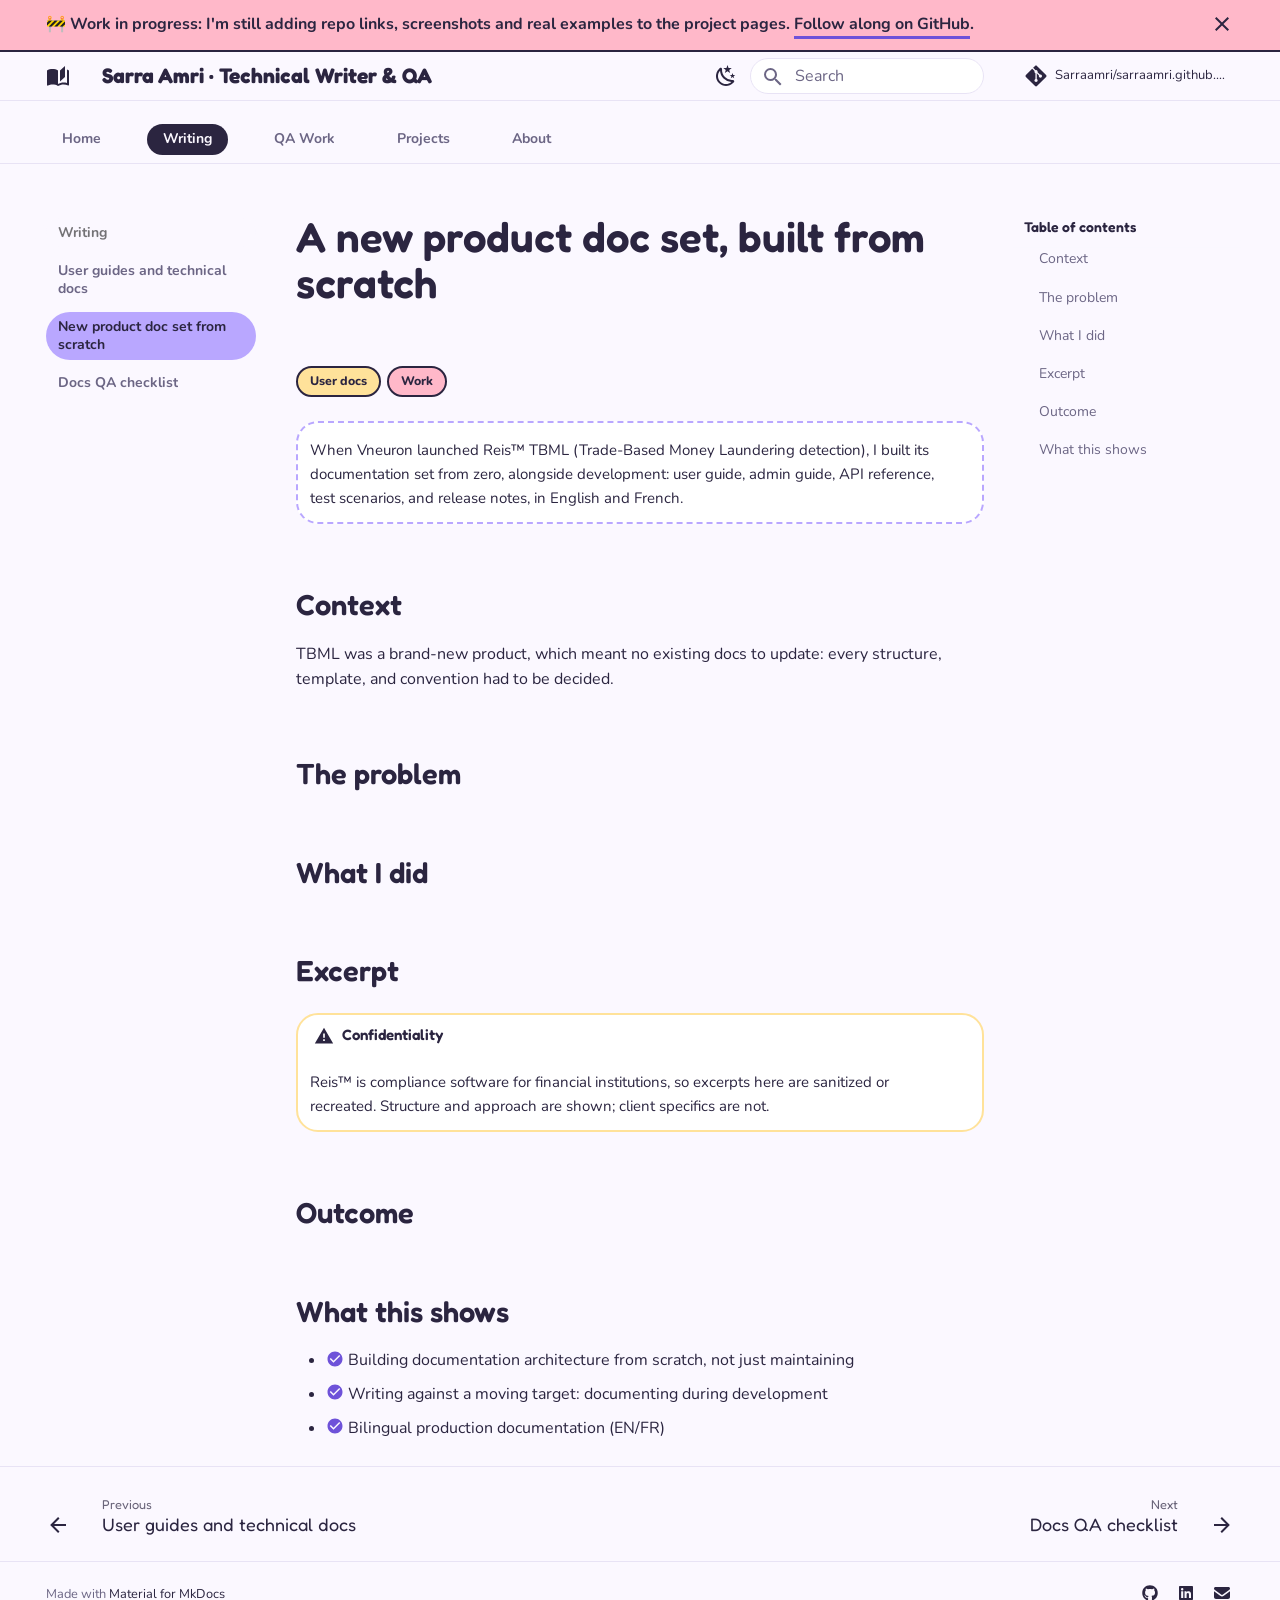
<file: writing/tbml-doc-set/index.html>
<!doctype html>
<html lang="en" class="no-js">
  <head>
    
      <meta charset="utf-8">
      <meta name="viewport" content="width=device-width,initial-scale=1">
      
        <meta name="description" content="Technical Writer at Vneuron · QA in practice. Documentation, testing, docs-as-code.">
      
      
      
        <link rel="canonical" href="https://sarraamri.github.io/writing/tbml-doc-set/">
      
      
        <link rel="prev" href="../reis-user-guides/">
      
      
        <link rel="next" href="../docs-qa-checklist/">
      
      
        
      
      
      <link rel="icon" href="../../assets/images/favicon.png">
      <meta name="generator" content="mkdocs-1.6.1, mkdocs-material-9.7.7">
    
    
      
        <title>New product doc set from scratch - Sarra Amri · Technical Writer & QA</title>
      
    
    
      <link rel="stylesheet" href="../../assets/stylesheets/main.ec1eaa64.min.css">
      
        
        <link rel="stylesheet" href="../../assets/stylesheets/palette.ab4e12ef.min.css">
      
      


    
    
      
    
    
      
        
        
        <link rel="preconnect" href="https://fonts.gstatic.com" crossorigin>
        <link rel="stylesheet" href="https://fonts.googleapis.com/css?family=Nunito:300,300i,400,400i,700,700i%7CJetBrains+Mono:400,400i,700,700i&display=fallback">
        <style>:root{--md-text-font:"Nunito";--md-code-font:"JetBrains Mono"}</style>
      
    
    
      <link rel="stylesheet" href="../../stylesheets/extra.css?v=6">
    
    <script>__md_scope=new URL("../..",location),__md_hash=e=>[...e].reduce(((e,_)=>(e<<5)-e+_.charCodeAt(0)),0),__md_get=(e,_=localStorage,t=__md_scope)=>JSON.parse(_.getItem(t.pathname+"."+e)),__md_set=(e,_,t=localStorage,a=__md_scope)=>{try{t.setItem(a.pathname+"."+e,JSON.stringify(_))}catch(e){}}</script>
    
      

    
    
  </head>
  
  
    
    
      
    
    
    
    
    <body dir="ltr" data-md-color-scheme="default" data-md-color-primary="indigo" data-md-color-accent="indigo">
  
    
    <input class="md-toggle" data-md-toggle="drawer" type="checkbox" id="__drawer" autocomplete="off">
    <input class="md-toggle" data-md-toggle="search" type="checkbox" id="__search" autocomplete="off">
    <label class="md-overlay" for="__drawer"></label>
    <div data-md-component="skip">
      
        
        <a href="#a-new-product-doc-set-built-from-scratch" class="md-skip">
          Skip to content
        </a>
      
    </div>
    <div data-md-component="announce">
      
        <aside class="md-banner">
          <div class="md-banner__inner md-grid md-typeset">
            
              <button class="md-banner__button md-icon" aria-label="Don't show this again">
                
                <svg xmlns="http://www.w3.org/2000/svg" viewBox="0 0 24 24"><path d="M19 6.41 17.59 5 12 10.59 6.41 5 5 6.41 10.59 12 5 17.59 6.41 19 12 13.41 17.59 19 19 17.59 13.41 12z"/></svg>
              </button>
            
            
  🚧 <strong>Work in progress</strong>: I'm still adding repo links, screenshots and
  real examples to the project pages.
  <a href="https://github.com/Sarraamri/sarraamri.github.io">Follow along on GitHub</a>.

          </div>
          
            <script>var el=document.querySelector("[data-md-component=announce]");if(el){var content=el.querySelector(".md-typeset");__md_hash(content.innerHTML)===__md_get("__announce")&&(el.hidden=!0)}</script>
          
        </aside>
      
    </div>
    
    
      

<header class="md-header" data-md-component="header">
  <nav class="md-header__inner md-grid" aria-label="Header">
    <a href="../.." title="Sarra Amri · Technical Writer &amp; QA" class="md-header__button md-logo" aria-label="Sarra Amri · Technical Writer & QA" data-md-component="logo">
      
  
  <svg xmlns="http://www.w3.org/2000/svg" viewBox="0 0 24 24"><path d="m19 2-5 4.5v11l5-4.5zM6.5 5C4.55 5 2.45 5.4 1 6.5v14.66c0 .25.25.5.5.5.1 0 .15-.07.25-.07 1.35-.65 3.3-1.09 4.75-1.09 1.95 0 4.05.4 5.5 1.5 1.35-.85 3.8-1.5 5.5-1.5 1.65 0 3.35.31 4.75 1.06.1.05.15.03.25.03.25 0 .5-.25.5-.5V6.5c-.6-.45-1.25-.75-2-1V19c-1.1-.35-2.3-.5-3.5-.5-1.7 0-4.15.65-5.5 1.5V6.5C10.55 5.4 8.45 5 6.5 5"/></svg>

    </a>
    <label class="md-header__button md-icon" for="__drawer">
      
      <svg xmlns="http://www.w3.org/2000/svg" viewBox="0 0 24 24"><path d="M3 6h18v2H3zm0 5h18v2H3zm0 5h18v2H3z"/></svg>
    </label>
    <div class="md-header__title" data-md-component="header-title">
      <div class="md-header__ellipsis">
        <div class="md-header__topic">
          <span class="md-ellipsis">
            Sarra Amri · Technical Writer & QA
          </span>
        </div>
        <div class="md-header__topic" data-md-component="header-topic">
          <span class="md-ellipsis">
            
              New product doc set from scratch
            
          </span>
        </div>
      </div>
    </div>
    
      
        <form class="md-header__option" data-md-component="palette">
  
    
    
    
    <input class="md-option" data-md-color-media="(prefers-color-scheme: light)" data-md-color-scheme="default" data-md-color-primary="indigo" data-md-color-accent="indigo"  aria-label="Switch to dark mode"  type="radio" name="__palette" id="__palette_0">
    
      <label class="md-header__button md-icon" title="Switch to dark mode" for="__palette_1" hidden>
        <svg xmlns="http://www.w3.org/2000/svg" viewBox="0 0 24 24"><path d="m17.75 4.09-2.53 1.94.91 3.06-2.63-1.81-2.63 1.81.91-3.06-2.53-1.94L12.44 4l1.06-3 1.06 3zm3.5 6.91-1.64 1.25.59 1.98-1.7-1.17-1.7 1.17.59-1.98L15.75 11l2.06-.05L18.5 9l.69 1.95zm-2.28 4.95c.83-.08 1.72 1.1 1.19 1.85-.32.45-.66.87-1.08 1.27C15.17 23 8.84 23 4.94 19.07c-3.91-3.9-3.91-10.24 0-14.14.4-.4.82-.76 1.27-1.08.75-.53 1.93.36 1.85 1.19-.27 2.86.69 5.83 2.89 8.02a9.96 9.96 0 0 0 8.02 2.89m-1.64 2.02a12.08 12.08 0 0 1-7.8-3.47c-2.17-2.19-3.33-5-3.49-7.82-2.81 3.14-2.7 7.96.31 10.98 3.02 3.01 7.84 3.12 10.98.31"/></svg>
      </label>
    
  
    
    
    
    <input class="md-option" data-md-color-media="(prefers-color-scheme: dark)" data-md-color-scheme="slate" data-md-color-primary="indigo" data-md-color-accent="indigo"  aria-label="Switch to light mode"  type="radio" name="__palette" id="__palette_1">
    
      <label class="md-header__button md-icon" title="Switch to light mode" for="__palette_0" hidden>
        <svg xmlns="http://www.w3.org/2000/svg" viewBox="0 0 24 24"><path d="M12 7a5 5 0 0 1 5 5 5 5 0 0 1-5 5 5 5 0 0 1-5-5 5 5 0 0 1 5-5m0 2a3 3 0 0 0-3 3 3 3 0 0 0 3 3 3 3 0 0 0 3-3 3 3 0 0 0-3-3m0-7 2.39 3.42C13.65 5.15 12.84 5 12 5s-1.65.15-2.39.42zM3.34 7l4.16-.35A7.2 7.2 0 0 0 5.94 8.5c-.44.74-.69 1.5-.83 2.29zm.02 10 1.76-3.77a7.131 7.131 0 0 0 2.38 4.14zM20.65 7l-1.77 3.79a7.02 7.02 0 0 0-2.38-4.15zm-.01 10-4.14.36c.59-.51 1.12-1.14 1.54-1.86.42-.73.69-1.5.83-2.29zM12 22l-2.41-3.44c.74.27 1.55.44 2.41.44.82 0 1.63-.17 2.37-.44z"/></svg>
      </label>
    
  
</form>
      
    
    
      <script>var palette=__md_get("__palette");if(palette&&palette.color){if("(prefers-color-scheme)"===palette.color.media){var media=matchMedia("(prefers-color-scheme: light)"),input=document.querySelector(media.matches?"[data-md-color-media='(prefers-color-scheme: light)']":"[data-md-color-media='(prefers-color-scheme: dark)']");palette.color.media=input.getAttribute("data-md-color-media"),palette.color.scheme=input.getAttribute("data-md-color-scheme"),palette.color.primary=input.getAttribute("data-md-color-primary"),palette.color.accent=input.getAttribute("data-md-color-accent")}for(var[key,value]of Object.entries(palette.color))document.body.setAttribute("data-md-color-"+key,value)}</script>
    
    
    
      
      
        <label class="md-header__button md-icon" for="__search">
          
          <svg xmlns="http://www.w3.org/2000/svg" viewBox="0 0 24 24"><path d="M9.5 3A6.5 6.5 0 0 1 16 9.5c0 1.61-.59 3.09-1.56 4.23l.27.27h.79l5 5-1.5 1.5-5-5v-.79l-.27-.27A6.52 6.52 0 0 1 9.5 16 6.5 6.5 0 0 1 3 9.5 6.5 6.5 0 0 1 9.5 3m0 2C7 5 5 7 5 9.5S7 14 9.5 14 14 12 14 9.5 12 5 9.5 5"/></svg>
        </label>
        <div class="md-search" data-md-component="search" role="dialog">
  <label class="md-search__overlay" for="__search"></label>
  <div class="md-search__inner" role="search">
    <form class="md-search__form" name="search">
      <input type="text" class="md-search__input" name="query" aria-label="Search" placeholder="Search" autocapitalize="off" autocorrect="off" autocomplete="off" spellcheck="false" data-md-component="search-query" required>
      <label class="md-search__icon md-icon" for="__search">
        
        <svg xmlns="http://www.w3.org/2000/svg" viewBox="0 0 24 24"><path d="M9.5 3A6.5 6.5 0 0 1 16 9.5c0 1.61-.59 3.09-1.56 4.23l.27.27h.79l5 5-1.5 1.5-5-5v-.79l-.27-.27A6.52 6.52 0 0 1 9.5 16 6.5 6.5 0 0 1 3 9.5 6.5 6.5 0 0 1 9.5 3m0 2C7 5 5 7 5 9.5S7 14 9.5 14 14 12 14 9.5 12 5 9.5 5"/></svg>
        
        <svg xmlns="http://www.w3.org/2000/svg" viewBox="0 0 24 24"><path d="M20 11v2H8l5.5 5.5-1.42 1.42L4.16 12l7.92-7.92L13.5 5.5 8 11z"/></svg>
      </label>
      <nav class="md-search__options" aria-label="Search">
        
        <button type="reset" class="md-search__icon md-icon" title="Clear" aria-label="Clear" tabindex="-1">
          
          <svg xmlns="http://www.w3.org/2000/svg" viewBox="0 0 24 24"><path d="M19 6.41 17.59 5 12 10.59 6.41 5 5 6.41 10.59 12 5 17.59 6.41 19 12 13.41 17.59 19 19 17.59 13.41 12z"/></svg>
        </button>
      </nav>
      
        <div class="md-search__suggest" data-md-component="search-suggest"></div>
      
    </form>
    <div class="md-search__output">
      <div class="md-search__scrollwrap" tabindex="0" data-md-scrollfix>
        <div class="md-search-result" data-md-component="search-result">
          <div class="md-search-result__meta">
            Initializing search
          </div>
          <ol class="md-search-result__list" role="presentation"></ol>
        </div>
      </div>
    </div>
  </div>
</div>
      
    
    
      <div class="md-header__source">
        <a href="https://github.com/Sarraamri/sarraamri.github.io" title="Go to repository" class="md-source" data-md-component="source">
  <div class="md-source__icon md-icon">
    
    <svg xmlns="http://www.w3.org/2000/svg" viewBox="0 0 448 512"><!--! Font Awesome Free 7.1.0 by @fontawesome - https://fontawesome.com License - https://fontawesome.com/license/free (Icons: CC BY 4.0, Fonts: SIL OFL 1.1, Code: MIT License) Copyright 2025 Fonticons, Inc.--><path d="M439.6 236.1 244 40.5c-5.4-5.5-12.8-8.5-20.4-8.5s-15 3-20.4 8.4L162.5 81l51.5 51.5c27.1-9.1 52.7 16.8 43.4 43.7l49.7 49.7c34.2-11.8 61.2 31 35.5 56.7-26.5 26.5-70.2-2.9-56-37.3L240.3 199v121.9c25.3 12.5 22.3 41.8 9.1 55-6.4 6.4-15.2 10.1-24.3 10.1s-17.8-3.6-24.3-10.1c-17.6-17.6-11.1-46.9 11.2-56v-123c-20.8-8.5-24.6-30.7-18.6-45L142.6 101 8.5 235.1C3 240.6 0 247.9 0 255.5s3 15 8.5 20.4l195.6 195.7c5.4 5.4 12.7 8.4 20.4 8.4s15-3 20.4-8.4l194.7-194.7c5.4-5.4 8.4-12.8 8.4-20.4s-3-15-8.4-20.4"/></svg>
  </div>
  <div class="md-source__repository">
    Sarraamri/sarraamri.github.io
  </div>
</a>
      </div>
    
  </nav>
  
</header>
    
    <div class="md-container" data-md-component="container">
      
      
        
          
            
<nav class="md-tabs" aria-label="Tabs" data-md-component="tabs">
  <div class="md-grid">
    <ul class="md-tabs__list">
      
        
  
  
  
  
    <li class="md-tabs__item">
      <a href="../.." class="md-tabs__link">
        
  
  
    
  
  Home

      </a>
    </li>
  

      
        
  
  
  
    
  
  
    
    
      <li class="md-tabs__item md-tabs__item--active">
        <a href="../reis-user-guides/" class="md-tabs__link">
          
  
  
    
  
  Writing

        </a>
      </li>
    
  

      
        
  
  
  
  
    
    
      <li class="md-tabs__item">
        <a href="../../qa/defects/" class="md-tabs__link">
          
  
  
    
  
  QA Work

        </a>
      </li>
    
  

      
        
  
  
  
  
    
    
      <li class="md-tabs__item">
        <a href="../../projects/" class="md-tabs__link">
          
  
  
    
  
  Projects

        </a>
      </li>
    
  

      
        
  
  
  
  
    <li class="md-tabs__item">
      <a href="../../about/" class="md-tabs__link">
        
  
  
    
  
  About

      </a>
    </li>
  

      
    </ul>
  </div>
</nav>
          
        
      
      <main class="md-main" data-md-component="main">
        <div class="md-main__inner md-grid">
          
            
              
              <div class="md-sidebar md-sidebar--primary" data-md-component="sidebar" data-md-type="navigation" >
                <div class="md-sidebar__scrollwrap">
                  <div class="md-sidebar__inner">
                    


  


<nav class="md-nav md-nav--primary md-nav--lifted" aria-label="Navigation" data-md-level="0">
  <label class="md-nav__title" for="__drawer">
    <a href="../.." title="Sarra Amri · Technical Writer &amp; QA" class="md-nav__button md-logo" aria-label="Sarra Amri · Technical Writer & QA" data-md-component="logo">
      
  
  <svg xmlns="http://www.w3.org/2000/svg" viewBox="0 0 24 24"><path d="m19 2-5 4.5v11l5-4.5zM6.5 5C4.55 5 2.45 5.4 1 6.5v14.66c0 .25.25.5.5.5.1 0 .15-.07.25-.07 1.35-.65 3.3-1.09 4.75-1.09 1.95 0 4.05.4 5.5 1.5 1.35-.85 3.8-1.5 5.5-1.5 1.65 0 3.35.31 4.75 1.06.1.05.15.03.25.03.25 0 .5-.25.5-.5V6.5c-.6-.45-1.25-.75-2-1V19c-1.1-.35-2.3-.5-3.5-.5-1.7 0-4.15.65-5.5 1.5V6.5C10.55 5.4 8.45 5 6.5 5"/></svg>

    </a>
    Sarra Amri · Technical Writer & QA
  </label>
  
    <div class="md-nav__source">
      <a href="https://github.com/Sarraamri/sarraamri.github.io" title="Go to repository" class="md-source" data-md-component="source">
  <div class="md-source__icon md-icon">
    
    <svg xmlns="http://www.w3.org/2000/svg" viewBox="0 0 448 512"><!--! Font Awesome Free 7.1.0 by @fontawesome - https://fontawesome.com License - https://fontawesome.com/license/free (Icons: CC BY 4.0, Fonts: SIL OFL 1.1, Code: MIT License) Copyright 2025 Fonticons, Inc.--><path d="M439.6 236.1 244 40.5c-5.4-5.5-12.8-8.5-20.4-8.5s-15 3-20.4 8.4L162.5 81l51.5 51.5c27.1-9.1 52.7 16.8 43.4 43.7l49.7 49.7c34.2-11.8 61.2 31 35.5 56.7-26.5 26.5-70.2-2.9-56-37.3L240.3 199v121.9c25.3 12.5 22.3 41.8 9.1 55-6.4 6.4-15.2 10.1-24.3 10.1s-17.8-3.6-24.3-10.1c-17.6-17.6-11.1-46.9 11.2-56v-123c-20.8-8.5-24.6-30.7-18.6-45L142.6 101 8.5 235.1C3 240.6 0 247.9 0 255.5s3 15 8.5 20.4l195.6 195.7c5.4 5.4 12.7 8.4 20.4 8.4s15-3 20.4-8.4l194.7-194.7c5.4-5.4 8.4-12.8 8.4-20.4s-3-15-8.4-20.4"/></svg>
  </div>
  <div class="md-source__repository">
    Sarraamri/sarraamri.github.io
  </div>
</a>
    </div>
  
  <ul class="md-nav__list" data-md-scrollfix>
    
      
      
  
  
  
  
    <li class="md-nav__item">
      <a href="../.." class="md-nav__link">
        
  
  
  <span class="md-ellipsis">
    
  
    Home
  

    
  </span>
  
  

      </a>
    </li>
  

    
      
      
  
  
    
  
  
  
    
    
      
        
      
        
      
        
      
    
    
    
      
        
        
      
      
        
      
    
    
    <li class="md-nav__item md-nav__item--active md-nav__item--section md-nav__item--nested">
      
        
        
        <input class="md-nav__toggle md-toggle " type="checkbox" id="__nav_2" checked>
        
          
          <label class="md-nav__link" for="__nav_2" id="__nav_2_label" tabindex="">
            
  
  
  <span class="md-ellipsis">
    
  
    Writing
  

    
  </span>
  
  

            <span class="md-nav__icon md-icon"></span>
          </label>
        
        <nav class="md-nav" data-md-level="1" aria-labelledby="__nav_2_label" aria-expanded="true">
          <label class="md-nav__title" for="__nav_2">
            <span class="md-nav__icon md-icon"></span>
            
  
    Writing
  

          </label>
          <ul class="md-nav__list" data-md-scrollfix>
            
              
                
  
  
  
  
    <li class="md-nav__item">
      <a href="../reis-user-guides/" class="md-nav__link">
        
  
  
  <span class="md-ellipsis">
    
  
    User guides and technical docs
  

    
  </span>
  
  

      </a>
    </li>
  

              
            
              
                
  
  
    
  
  
  
    <li class="md-nav__item md-nav__item--active">
      
      <input class="md-nav__toggle md-toggle" type="checkbox" id="__toc">
      
      
        
      
      
        <label class="md-nav__link md-nav__link--active" for="__toc">
          
  
  
  <span class="md-ellipsis">
    
  
    New product doc set from scratch
  

    
  </span>
  
  

          <span class="md-nav__icon md-icon"></span>
        </label>
      
      <a href="./" class="md-nav__link md-nav__link--active">
        
  
  
  <span class="md-ellipsis">
    
  
    New product doc set from scratch
  

    
  </span>
  
  

      </a>
      
        

<nav class="md-nav md-nav--secondary" aria-label="Table of contents">
  
  
  
    
  
  
    <label class="md-nav__title" for="__toc">
      <span class="md-nav__icon md-icon"></span>
      Table of contents
    </label>
    <ul class="md-nav__list" data-md-component="toc" data-md-scrollfix>
      
        <li class="md-nav__item">
  <a href="#context" class="md-nav__link">
    <span class="md-ellipsis">
      
        Context
      
    </span>
  </a>
  
</li>
      
        <li class="md-nav__item">
  <a href="#the-problem" class="md-nav__link">
    <span class="md-ellipsis">
      
        The problem
      
    </span>
  </a>
  
</li>
      
        <li class="md-nav__item">
  <a href="#what-i-did" class="md-nav__link">
    <span class="md-ellipsis">
      
        What I did
      
    </span>
  </a>
  
</li>
      
        <li class="md-nav__item">
  <a href="#excerpt" class="md-nav__link">
    <span class="md-ellipsis">
      
        Excerpt
      
    </span>
  </a>
  
</li>
      
        <li class="md-nav__item">
  <a href="#outcome" class="md-nav__link">
    <span class="md-ellipsis">
      
        Outcome
      
    </span>
  </a>
  
</li>
      
        <li class="md-nav__item">
  <a href="#what-this-shows" class="md-nav__link">
    <span class="md-ellipsis">
      
        What this shows
      
    </span>
  </a>
  
</li>
      
    </ul>
  
</nav>
      
    </li>
  

              
            
              
                
  
  
  
  
    <li class="md-nav__item">
      <a href="../docs-qa-checklist/" class="md-nav__link">
        
  
  
  <span class="md-ellipsis">
    
  
    Docs QA checklist
  

    
  </span>
  
  

      </a>
    </li>
  

              
            
          </ul>
        </nav>
      
    </li>
  

    
      
      
  
  
  
  
    
    
      
        
      
        
      
        
      
    
    
    
      
      
        
      
    
    
    <li class="md-nav__item md-nav__item--nested">
      
        
        
        <input class="md-nav__toggle md-toggle " type="checkbox" id="__nav_3" >
        
          
          <label class="md-nav__link" for="__nav_3" id="__nav_3_label" tabindex="0">
            
  
  
  <span class="md-ellipsis">
    
  
    QA Work
  

    
  </span>
  
  

            <span class="md-nav__icon md-icon"></span>
          </label>
        
        <nav class="md-nav" data-md-level="1" aria-labelledby="__nav_3_label" aria-expanded="false">
          <label class="md-nav__title" for="__nav_3">
            <span class="md-nav__icon md-icon"></span>
            
  
    QA Work
  

          </label>
          <ul class="md-nav__list" data-md-scrollfix>
            
              
                
  
  
  
  
    <li class="md-nav__item">
      <a href="../../qa/defects/" class="md-nav__link">
        
  
  
  <span class="md-ellipsis">
    
  
    Defects I find while documenting
  

    
  </span>
  
  

      </a>
    </li>
  

              
            
              
                
  
  
  
  
    <li class="md-nav__item">
      <a href="../../qa/postman-ci/" class="md-nav__link">
        
  
  
  <span class="md-ellipsis">
    
  
    Postman collection in CI
  

    
  </span>
  
  

      </a>
    </li>
  

              
            
              
                
  
  
  
  
    <li class="md-nav__item">
      <a href="../../qa/test-scenarios/" class="md-nav__link">
        
  
  
  <span class="md-ellipsis">
    
  
    Test scenarios for a new product
  

    
  </span>
  
  

      </a>
    </li>
  

              
            
          </ul>
        </nav>
      
    </li>
  

    
      
      
  
  
  
  
    
    
      
        
          
        
      
        
      
        
      
        
      
        
      
    
    
    
      
      
        
      
    
    
    <li class="md-nav__item md-nav__item--nested">
      
        
        
        <input class="md-nav__toggle md-toggle " type="checkbox" id="__nav_4" >
        
          
          <div class="md-nav__link md-nav__container">
            <a href="../../projects/" class="md-nav__link ">
              
  
  
  <span class="md-ellipsis">
    
  
    Projects
  

    
  </span>
  
  

            </a>
            
              
              <label class="md-nav__link " for="__nav_4" id="__nav_4_label" tabindex="0">
                <span class="md-nav__icon md-icon"></span>
              </label>
            
          </div>
        
        <nav class="md-nav" data-md-level="1" aria-labelledby="__nav_4_label" aria-expanded="false">
          <label class="md-nav__title" for="__nav_4">
            <span class="md-nav__icon md-icon"></span>
            
  
    Projects
  

          </label>
          <ul class="md-nav__list" data-md-scrollfix>
            
              
            
              
                
  
  
  
  
    <li class="md-nav__item">
      <a href="../../projects/reis-kubernetes/" class="md-nav__link">
        
  
  
  <span class="md-ellipsis">
    
  
    Application containerisation
  

    
  </span>
  
  

      </a>
    </li>
  

              
            
              
                
  
  
  
  
    <li class="md-nav__item">
      <a href="../../projects/safran-manufacturing/" class="md-nav__link">
        
  
  
  <span class="md-ellipsis">
    
  
    Manufacturing-order tracking at SAFRAN
  

    
  </span>
  
  

      </a>
    </li>
  

              
            
              
                
  
  
  
  
    <li class="md-nav__item">
      <a href="../../projects/terraform-docs/" class="md-nav__link">
        
  
  
  <span class="md-ellipsis">
    
  
    Terraform auto-generated docs
  

    
  </span>
  
  

      </a>
    </li>
  

              
            
              
                
  
  
  
  
    <li class="md-nav__item">
      <a href="../../projects/frontend/" class="md-nav__link">
        
  
  
  <span class="md-ellipsis">
    
  
    Front-end projects
  

    
  </span>
  
  

      </a>
    </li>
  

              
            
          </ul>
        </nav>
      
    </li>
  

    
      
      
  
  
  
  
    <li class="md-nav__item">
      <a href="../../about/" class="md-nav__link">
        
  
  
  <span class="md-ellipsis">
    
  
    About
  

    
  </span>
  
  

      </a>
    </li>
  

    
  </ul>
</nav>
                  </div>
                </div>
              </div>
            
            
              
              <div class="md-sidebar md-sidebar--secondary" data-md-component="sidebar" data-md-type="toc" >
                <div class="md-sidebar__scrollwrap">
                  <div class="md-sidebar__inner">
                    

<nav class="md-nav md-nav--secondary" aria-label="Table of contents">
  
  
  
    
  
  
    <label class="md-nav__title" for="__toc">
      <span class="md-nav__icon md-icon"></span>
      Table of contents
    </label>
    <ul class="md-nav__list" data-md-component="toc" data-md-scrollfix>
      
        <li class="md-nav__item">
  <a href="#context" class="md-nav__link">
    <span class="md-ellipsis">
      
        Context
      
    </span>
  </a>
  
</li>
      
        <li class="md-nav__item">
  <a href="#the-problem" class="md-nav__link">
    <span class="md-ellipsis">
      
        The problem
      
    </span>
  </a>
  
</li>
      
        <li class="md-nav__item">
  <a href="#what-i-did" class="md-nav__link">
    <span class="md-ellipsis">
      
        What I did
      
    </span>
  </a>
  
</li>
      
        <li class="md-nav__item">
  <a href="#excerpt" class="md-nav__link">
    <span class="md-ellipsis">
      
        Excerpt
      
    </span>
  </a>
  
</li>
      
        <li class="md-nav__item">
  <a href="#outcome" class="md-nav__link">
    <span class="md-ellipsis">
      
        Outcome
      
    </span>
  </a>
  
</li>
      
        <li class="md-nav__item">
  <a href="#what-this-shows" class="md-nav__link">
    <span class="md-ellipsis">
      
        What this shows
      
    </span>
  </a>
  
</li>
      
    </ul>
  
</nav>
                  </div>
                </div>
              </div>
            
          
          
            <div class="md-content" data-md-component="content">
              
              <article class="md-content__inner md-typeset">
                
                  


  
  


<h1 id="a-new-product-doc-set-built-from-scratch">A new product doc set, built from scratch</h1>
<p><span class="badge b-doc">User docs</span><span class="badge b-work">Work</span></p>
<div class="admonition note">
<p>When Vneuron launched Reis™ TBML (Trade-Based Money Laundering detection), I built its
documentation set from zero, alongside development: user guide, admin guide, API reference,
test scenarios, and release notes, in English and French.</p>
</div>
<h2 id="context">Context</h2>
<p>TBML was a brand-new product, which meant no existing docs to update: every structure, template, and convention had
to be decided.</p>
<h2 id="the-problem">The problem</h2>
<!-- TODO: describe one real structural decision, e.g. organizing for two audiences
(compliance analysts vs. administrators), or documenting features that changed sprint to sprint. -->

<h2 id="what-i-did">What I did</h2>
<!-- TODO: your real approach, e.g. defined page templates and conventions, wrote alongside
development using each sprint's builds, tested every workflow before documenting it. -->

<h2 id="excerpt">Excerpt</h2>
<div class="admonition warning">
<p class="admonition-title">Confidentiality</p>
<p>Reis™ is compliance software for financial institutions, so excerpts here are sanitized or
recreated. Structure and approach are shown; client specifics are not.</p>
</div>
<!-- TODO: sanitized screenshot or recreated excerpt:
![Sanitized excerpt](../assets/tbml-excerpt.png) -->

<h2 id="outcome">Outcome</h2>
<!-- TODO: one honest sentence, e.g. "The documentation shipped with the product launch" +
anything measurable you can truthfully claim. -->

<h2 id="what-this-shows">What this shows</h2>
<ul>
<li><span class="twemoji sa-check"><svg xmlns="http://www.w3.org/2000/svg" viewBox="0 0 24 24"><path d="M12 2C6.5 2 2 6.5 2 12s4.5 10 10 10 10-4.5 10-10S17.5 2 12 2m-2 15-5-5 1.41-1.41L10 14.17l7.59-7.59L19 8z"/></svg></span> Building documentation architecture from scratch, not just maintaining</li>
<li><span class="twemoji sa-check"><svg xmlns="http://www.w3.org/2000/svg" viewBox="0 0 24 24"><path d="M12 2C6.5 2 2 6.5 2 12s4.5 10 10 10 10-4.5 10-10S17.5 2 12 2m-2 15-5-5 1.41-1.41L10 14.17l7.59-7.59L19 8z"/></svg></span> Writing against a moving target: documenting during development</li>
<li><span class="twemoji sa-check"><svg xmlns="http://www.w3.org/2000/svg" viewBox="0 0 24 24"><path d="M12 2C6.5 2 2 6.5 2 12s4.5 10 10 10 10-4.5 10-10S17.5 2 12 2m-2 15-5-5 1.41-1.41L10 14.17l7.59-7.59L19 8z"/></svg></span> Bilingual production documentation (EN/FR)</li>
</ul>












                
              </article>
            </div>
          
          
<script>var target=document.getElementById(location.hash.slice(1));target&&target.name&&(target.checked=target.name.startsWith("__tabbed_"))</script>
        </div>
        
          <button type="button" class="md-top md-icon" data-md-component="top" hidden>
  
  <svg xmlns="http://www.w3.org/2000/svg" viewBox="0 0 24 24"><path d="M13 20h-2V8l-5.5 5.5-1.42-1.42L12 4.16l7.92 7.92-1.42 1.42L13 8z"/></svg>
  Back to top
</button>
        
      </main>
      
        <footer class="md-footer">
  
    
      
      <nav class="md-footer__inner md-grid" aria-label="Footer" >
        
          
          <a href="../reis-user-guides/" class="md-footer__link md-footer__link--prev" aria-label="Previous: User guides and technical docs">
            <div class="md-footer__button md-icon">
              
              <svg xmlns="http://www.w3.org/2000/svg" viewBox="0 0 24 24"><path d="M20 11v2H8l5.5 5.5-1.42 1.42L4.16 12l7.92-7.92L13.5 5.5 8 11z"/></svg>
            </div>
            <div class="md-footer__title">
              <span class="md-footer__direction">
                Previous
              </span>
              <div class="md-ellipsis">
                User guides and technical docs
              </div>
            </div>
          </a>
        
        
          
          <a href="../docs-qa-checklist/" class="md-footer__link md-footer__link--next" aria-label="Next: Docs QA checklist">
            <div class="md-footer__title">
              <span class="md-footer__direction">
                Next
              </span>
              <div class="md-ellipsis">
                Docs QA checklist
              </div>
            </div>
            <div class="md-footer__button md-icon">
              
              <svg xmlns="http://www.w3.org/2000/svg" viewBox="0 0 24 24"><path d="M4 11v2h12l-5.5 5.5 1.42 1.42L19.84 12l-7.92-7.92L10.5 5.5 16 11z"/></svg>
            </div>
          </a>
        
      </nav>
    
  
  <div class="md-footer-meta md-typeset">
    <div class="md-footer-meta__inner md-grid">
      <div class="md-copyright">
  
  
    Made with
    <a href="https://squidfunk.github.io/mkdocs-material/" target="_blank" rel="noopener">
      Material for MkDocs
    </a>
  
</div>
      
        
<div class="md-social">
  
    
    
    
    
      
      
    
    <a href="https://github.com/Sarraamri" target="_blank" rel="noopener" title="github.com" class="md-social__link">
      <svg xmlns="http://www.w3.org/2000/svg" viewBox="0 0 512 512"><!--! Font Awesome Free 7.1.0 by @fontawesome - https://fontawesome.com License - https://fontawesome.com/license/free (Icons: CC BY 4.0, Fonts: SIL OFL 1.1, Code: MIT License) Copyright 2025 Fonticons, Inc.--><path d="M173.9 397.4c0 2-2.3 3.6-5.2 3.6-3.3.3-5.6-1.3-5.6-3.6 0-2 2.3-3.6 5.2-3.6 3-.3 5.6 1.3 5.6 3.6m-31.1-4.5c-.7 2 1.3 4.3 4.3 4.9 2.6 1 5.6 0 6.2-2s-1.3-4.3-4.3-5.2c-2.6-.7-5.5.3-6.2 2.3m44.2-1.7c-2.9.7-4.9 2.6-4.6 4.9.3 2 2.9 3.3 5.9 2.6 2.9-.7 4.9-2.6 4.6-4.6-.3-1.9-3-3.2-5.9-2.9M252.8 8C114.1 8 8 113.3 8 252c0 110.9 69.8 205.8 169.5 239.2 12.8 2.3 17.3-5.6 17.3-12.1 0-6.2-.3-40.4-.3-61.4 0 0-70 15-84.7-29.8 0 0-11.4-29.1-27.8-36.6 0 0-22.9-15.7 1.6-15.4 0 0 24.9 2 38.6 25.8 21.9 38.6 58.6 27.5 72.9 20.9 2.3-16 8.8-27.1 16-33.7-55.9-6.2-112.3-14.3-112.3-110.5 0-27.5 7.6-41.3 23.6-58.9-2.6-6.5-11.1-33.3 2.6-67.9 20.9-6.5 69 27 69 27 20-5.6 41.5-8.5 62.8-8.5s42.8 2.9 62.8 8.5c0 0 48.1-33.6 69-27 13.7 34.7 5.2 61.4 2.6 67.9 16 17.7 25.8 31.5 25.8 58.9 0 96.5-58.9 104.2-114.8 110.5 9.2 7.9 17 22.9 17 46.4 0 33.7-.3 75.4-.3 83.6 0 6.5 4.6 14.4 17.3 12.1C436.2 457.8 504 362.9 504 252 504 113.3 391.5 8 252.8 8M105.2 352.9c-1.3 1-1 3.3.7 5.2 1.6 1.6 3.9 2.3 5.2 1 1.3-1 1-3.3-.7-5.2-1.6-1.6-3.9-2.3-5.2-1m-10.8-8.1c-.7 1.3.3 2.9 2.3 3.9 1.6 1 3.6.7 4.3-.7.7-1.3-.3-2.9-2.3-3.9-2-.6-3.6-.3-4.3.7m32.4 35.6c-1.6 1.3-1 4.3 1.3 6.2 2.3 2.3 5.2 2.6 6.5 1 1.3-1.3.7-4.3-1.3-6.2-2.2-2.3-5.2-2.6-6.5-1m-11.4-14.7c-1.6 1-1.6 3.6 0 5.9s4.3 3.3 5.6 2.3c1.6-1.3 1.6-3.9 0-6.2-1.4-2.3-4-3.3-5.6-2"/></svg>
    </a>
  
    
    
    
    
      
      
    
    <a href="https://linkedin.com/in/sarra-amri-019902217" target="_blank" rel="noopener" title="linkedin.com" class="md-social__link">
      <svg xmlns="http://www.w3.org/2000/svg" viewBox="0 0 448 512"><!--! Font Awesome Free 7.1.0 by @fontawesome - https://fontawesome.com License - https://fontawesome.com/license/free (Icons: CC BY 4.0, Fonts: SIL OFL 1.1, Code: MIT License) Copyright 2025 Fonticons, Inc.--><path d="M416 32H31.9C14.3 32 0 46.5 0 64.3v383.4C0 465.5 14.3 480 31.9 480H416c17.6 0 32-14.5 32-32.3V64.3c0-17.8-14.4-32.3-32-32.3M135.4 416H69V202.2h66.5V416zM102.2 96a38.5 38.5 0 1 1 0 77 38.5 38.5 0 1 1 0-77m282.1 320h-66.4V312c0-24.8-.5-56.7-34.5-56.7-34.6 0-39.9 27-39.9 54.9V416h-66.4V202.2h63.7v29.2h.9c8.9-16.8 30.6-34.5 62.9-34.5 67.2 0 79.7 44.3 79.7 101.9z"/></svg>
    </a>
  
    
    
    
    
    <a href="mailto:sarraamri2508@gmail.com" target="_blank" rel="noopener" title="" class="md-social__link">
      <svg xmlns="http://www.w3.org/2000/svg" viewBox="0 0 512 512"><!--! Font Awesome Free 7.1.0 by @fontawesome - https://fontawesome.com License - https://fontawesome.com/license/free (Icons: CC BY 4.0, Fonts: SIL OFL 1.1, Code: MIT License) Copyright 2025 Fonticons, Inc.--><path d="M48 64C21.5 64 0 85.5 0 112c0 15.1 7.1 29.3 19.2 38.4l208 156a48 48 0 0 0 57.6 0l208-156c12.1-9.1 19.2-23.3 19.2-38.4 0-26.5-21.5-48-48-48zM0 196v188c0 35.3 28.7 64 64 64h384c35.3 0 64-28.7 64-64V196L313.6 344.8c-34.1 25.6-81.1 25.6-115.2 0z"/></svg>
    </a>
  
</div>
      
    </div>
  </div>
</footer>
      
    </div>
    <div class="md-dialog" data-md-component="dialog">
      <div class="md-dialog__inner md-typeset"></div>
    </div>
    
      <div class="md-progress" data-md-component="progress" role="progressbar"></div>
    
    
    
      
      
      <script id="__config" type="application/json">{"annotate": null, "base": "../..", "features": ["announce.dismiss", "navigation.indexes", "navigation.instant", "navigation.instant.progress", "toc.follow", "navigation.tabs", "navigation.sections", "navigation.top", "navigation.footer", "search.suggest", "search.highlight", "content.code.copy"], "search": "../../assets/javascripts/workers/search.2c215733.min.js", "tags": null, "translations": {"clipboard.copied": "Copied to clipboard", "clipboard.copy": "Copy to clipboard", "search.result.more.one": "1 more on this page", "search.result.more.other": "# more on this page", "search.result.none": "No matching documents", "search.result.one": "1 matching document", "search.result.other": "# matching documents", "search.result.placeholder": "Type to start searching", "search.result.term.missing": "Missing", "select.version": "Select version"}, "version": null}</script>
    
    
      <script src="../../assets/javascripts/bundle.d7400e89.min.js"></script>
      
    
  </body>
</html>
</file>
<file: stylesheets/extra.css>
/* ==========================================================================
   Sarra Amri, portfolio theme: "notebook" palette
   Soft lilac paper, chunky ink outlines, hard offset shadows, no blur.
   ========================================================================== */

@import url("https://fonts.googleapis.com/css2?family=Fredoka:wght@400;500;600;700&display=swap");

/* --- 1. Design tokens ---------------------------------------------------- */

:root, [data-md-color-scheme="default"] {
  --sa-paper:  #FBF8FF;
  --sa-ink:    #2B2540;
  --sa-soft:   #6C6685;
  --sa-lilac:  #B9A7FF;
  --sa-mint:   #A8ECD7;
  --sa-butter: #FFE29A;
  --sa-rose:   #FFB8C9;
  --sa-line:   #E8E3F5;
  --sa-card:   #ffffff;

  --sa-radius:    22px;
  --sa-radius-sm: 16px;
  --sa-outline:   2.5px;

  /* Material plumbing: fg on the header bar is its background, bg is its text */
  --md-primary-fg-color:    var(--sa-paper);
  --md-primary-bg-color:    var(--sa-ink);
  --md-accent-fg-color:     var(--sa-lilac);
  --md-default-bg-color:    var(--sa-paper);
  --md-default-fg-color:    var(--sa-ink);
  --md-typeset-a-color:     var(--sa-ink);
  --md-typeset-color:       var(--sa-ink);

  /* keep the diagrams on-palette instead of leaving them navy */
  --md-mermaid-node-bg-color:    var(--sa-mint);
  --md-mermaid-node-fg-color:    var(--sa-ink);
  --md-mermaid-label-fg-color:   var(--sa-ink);
  --md-mermaid-edge-color:       var(--sa-ink);
  --md-mermaid-font-family:      "Nunito", sans-serif;
}

[data-md-color-scheme="slate"] {
  --sa-paper:  #1E1B2E;
  --sa-ink:    #F3EFFF;
  --sa-soft:   #A79FC4;
  --sa-line:   #3A3556;
  --sa-card:   #2A2640;
  /* the four accents stay identical so the site reads the same in both modes */

  --md-primary-fg-color: var(--sa-paper);
  --md-primary-bg-color: var(--sa-ink);
  --md-default-bg-color: var(--sa-paper);
  --md-default-fg-color: var(--sa-ink);
  --md-typeset-a-color:  var(--sa-ink);

  --md-mermaid-node-bg-color:  #3a3556;
  --md-mermaid-node-fg-color:  var(--sa-ink);
  --md-mermaid-label-fg-color: var(--sa-ink);
  --md-mermaid-edge-color:     var(--sa-ink);
}

/* --- 2. Typography ------------------------------------------------------- */

.md-typeset h1,
.md-typeset h2,
.md-typeset h3,
.md-header__title,
.sa-display {
  font-family: "Fredoka", "Nunito", sans-serif;
  font-weight: 600;
  letter-spacing: 0;
}

.md-typeset h1 { font-size: 2.1rem; line-height: 1.1; color: var(--sa-ink); }
.md-typeset h2 { font-size: 1.45rem; line-height: 1.2; margin-top: 2.2em; }
.md-typeset h3 { font-size: 1.1rem; }
.md-typeset    { font-size: .8rem; line-height: 1.62; }
.md-typeset p  { max-width: 70ch; }

/* links: lilac underline that becomes a butter highlighter on hover */
.md-typeset a {
  color: var(--sa-ink);
  text-decoration: none;
  border-bottom: 3px solid var(--sa-lilac);
  padding-bottom: 1px;
  transition: border-color .15s ease, border-width .15s ease;
}
.md-typeset a:hover,
.md-typeset a:focus-visible {
  border-bottom-color: var(--sa-butter);
  border-bottom-width: 6px;
}
.md-typeset a.md-button,
.md-typeset a.sa-btn,
.md-typeset .sa-pill,
.md-typeset .grid.cards a,
.md-typeset .md-nav a { border-bottom: none; }

/* chrome links keep their own styling, no highlighter */
.md-footer a,
.md-footer__link,
.md-copyright a,
.md-social__link,
.md-header a,
.md-tabs a { border-bottom: none !important; }

/* --- 3. Header, tabs, banner -------------------------------------------- */

.md-header {
  background-color: var(--sa-paper);
  color: var(--sa-ink);
  box-shadow: none;
  border-bottom: 1.5px solid var(--sa-line);
}

.md-header__title { font-size: 1.05rem; }

.md-tabs {
  background-color: var(--sa-paper);
  color: var(--sa-ink);
  border-bottom: 1.5px solid var(--sa-line);
}

.md-tabs__list { padding: .35rem 0; }

.md-tabs__link {
  opacity: 1;
  color: var(--sa-soft);
  font-weight: 700;
  padding: .32rem .8rem;
  border-radius: 999px;
  margin-right: .3rem;
  transition: background-color .15s ease, color .15s ease;
}
.md-tabs__link:hover { background: var(--sa-line); color: var(--sa-ink); }
.md-tabs__item--active .md-tabs__link {
  background: var(--sa-ink);
  color: var(--sa-paper);
}

/* search field as a rounded outline */
.md-search__form {
  border-radius: 999px;
  background: var(--sa-card);
  border: 1.5px solid var(--sa-line);
  box-shadow: none;
}
.md-search__input { color: var(--sa-ink); }
.md-search__input::placeholder { color: var(--sa-soft); }
.md-search__icon { color: var(--sa-soft); }

/* the work-in-progress bar becomes a rose sticker strip */
.md-banner {
  background: var(--sa-rose);
  color: #2B2540;
  border-bottom: var(--sa-outline) solid #2B2540;
  font-size: .74rem;
  font-weight: 700;
}
.md-banner a { color: #2B2540; border-bottom: 3px solid #2B2540; }
.md-banner__button { color: #2B2540; }

/* --- 4. Sidebar and table of contents ----------------------------------- */

.md-nav__title { font-family: "Fredoka", "Nunito", sans-serif; font-weight: 600; color: var(--sa-ink); }

.md-nav__link {
  border-radius: 999px;
  padding: .28rem .6rem;
  color: var(--sa-soft);
  font-weight: 700;
}
.md-nav__link:hover { background: var(--sa-line); color: var(--sa-ink); }

.md-nav__item .md-nav__link--active {
  background: var(--sa-lilac);
  color: #2B2540;
}

/* right-hand table of contents: lilac bar on the active item */
.md-nav--secondary .md-nav__link {
  border-radius: 0;
  border-left: 3px solid transparent;
  padding-left: .6rem;
  font-weight: 400;
}
.md-nav--secondary .md-nav__link--active,
.md-nav--secondary .md-nav__link--passed:hover {
  background: none;
  border-left-color: var(--sa-lilac);
  border-radius: 3px;
  color: var(--sa-ink);
  font-weight: 700;
}

/* --- 5. Cards ------------------------------------------------------------ */

.md-typeset .grid.cards > ul > li {
  border: var(--sa-outline) solid var(--sa-line);
  border-radius: var(--sa-radius);
  background: var(--sa-card);
  box-shadow: none;
  padding: 1.25rem 1.3rem;
  transition: transform .18s ease, border-color .18s ease;
}
.md-typeset .grid.cards > ul > li:hover {
  border-color: var(--sa-ink);
  transform: translateY(-2px);
}

/* icon square, coloured per card via nth-child so no markup change is needed */
.md-typeset .grid.cards > ul > li > p:first-child > .twemoji:first-child,
.md-typeset .grid.cards > ul > li > p:first-child > svg:first-child {
  display: grid;
  place-items: center;
  width: 2.4rem;
  height: 2.4rem;
  border-radius: 14px;
  padding: .45rem;
  margin-bottom: .55rem;
  color: #2B2540;
  background: var(--sa-lilac);
}
.md-typeset .grid.cards > ul > li:nth-child(3n+1) > p:first-child > .twemoji:first-child { background: var(--sa-mint); }
.md-typeset .grid.cards > ul > li:nth-child(3n+2) > p:first-child > .twemoji:first-child { background: var(--sa-butter); }

.md-typeset .grid.cards > ul > li > hr {
  border: none;
  border-top: 1.5px solid var(--sa-line);
  margin: .6rem 0 .75rem;
}

.md-typeset .grid.cards > ul > li p:not(:first-child) { color: var(--sa-soft); }

/* --- 6. Badges as clean pills ------------------------------------------- */

.badge {
  display: inline-block;
  font-family: "Nunito", sans-serif;
  font-size: .62rem;
  font-weight: 800;
  padding: .18rem .6rem;
  border-radius: 999px;
  margin: .35rem .3rem 0 0;
  border: 2px solid #2B2540;
  color: #2B2540;
  white-space: nowrap;
}

.b-work  { background: var(--sa-rose); }
.b-perso { background: var(--sa-mint); }
.b-qa    { background: var(--sa-lilac); }
.b-doc   { background: var(--sa-butter); }

/* the accents are identical in dark mode, so keep ink text on them */
[data-md-color-scheme="slate"] .badge { border-color: #2B2540; color: #2B2540; }

/* --- 7. Buttons ---------------------------------------------------------- */

.md-typeset .md-button {
  border-radius: 999px;
  border: var(--sa-outline) solid var(--sa-ink);
  background: var(--sa-card);
  color: var(--sa-ink);
  font-weight: 800;
  font-size: .74rem;
  padding: .5rem 1.1rem;
  box-shadow: none;
  transition: transform .15s ease, box-shadow .15s ease;
}
.md-typeset .md-button:hover {
  background: var(--sa-card);
  color: var(--sa-ink);
  border-color: var(--sa-ink);
  transform: translate(-1px, -1px);
  box-shadow: 4px 4px 0 var(--sa-lilac);
}
.md-typeset .md-button--primary {
  background: var(--sa-ink);
  color: var(--sa-paper);
  box-shadow: 4px 4px 0 var(--sa-lilac);
}
.md-typeset .md-button--primary:hover {
  background: var(--sa-ink);
  color: var(--sa-paper);
}

/* --- 8. Tables ----------------------------------------------------------- */

.md-typeset table:not([class]) {
  border: 2px solid var(--sa-line);
  border-radius: var(--sa-radius-sm);
  overflow: hidden;
  box-shadow: none;
  font-size: .72rem;
}
.md-typeset table:not([class]) th {
  background: var(--sa-line);
  color: var(--sa-ink);
  font-family: "Fredoka", "Nunito", sans-serif;
  font-weight: 600;
  border: none;
}
.md-typeset table:not([class]) td {
  border-top: 1.5px solid var(--sa-line);
  color: var(--sa-soft);
}
.md-typeset table:not([class]) td:first-child { color: var(--sa-ink); font-weight: 700; }
.md-typeset table:not([class]) tr:hover td { background: color-mix(in srgb, var(--sa-line) 45%, transparent); }

/* --- 9. Admonitions ------------------------------------------------------ */
/* Material types these with `.admonition.note` (three classes), so the
   per-type rules below have to match that specificity or they silently lose. */

.md-typeset .admonition,
.md-typeset details {
  border: var(--sa-outline) solid var(--sa-line);
  border-radius: var(--sa-radius);
  background: var(--sa-card);
  box-shadow: none;
  font-size: .75rem;
}

/* kill Material's tinted title strip in every type */
.md-typeset .admonition > .admonition-title,
.md-typeset details > summary {
  background-color: transparent;
  border: none;
  font-family: "Fredoka", "Nunito", sans-serif;
  font-weight: 600;
  color: var(--sa-ink);
  padding-left: 2.2rem;
}

/* the type icon becomes an ink glyph rather than a coloured bar */
.md-typeset .admonition > .admonition-title::before,
.md-typeset details > summary::before {
  background-color: var(--sa-ink);
  top: .55rem;
  left: .8rem;
}

.md-typeset .admonition.note,     .md-typeset details.note     { border-color: var(--sa-lilac); }
.md-typeset .admonition.tip,      .md-typeset details.tip      { border-color: var(--sa-mint); }
.md-typeset .admonition.success,  .md-typeset details.success  { border-color: var(--sa-mint); }
.md-typeset .admonition.warning,  .md-typeset details.warning  { border-color: var(--sa-butter); }
.md-typeset .admonition.failure,  .md-typeset details.failure,
.md-typeset .admonition.danger,   .md-typeset details.danger   { border-color: var(--sa-rose); }
.md-typeset .admonition.example,  .md-typeset details.example  { border-color: var(--sa-line); }
.md-typeset .admonition.quote,    .md-typeset details.quote    { border-color: var(--sa-line); }

.md-typeset details summary { cursor: pointer; }
.md-typeset details[open] > summary { border-bottom: 1.5px solid var(--sa-line); }

/* a dashed lead-in box: used explicitly as `!!! sticker`, and applied
   automatically to the empty-title note each page opens with */
.md-typeset .admonition.sticker { border-style: dashed; border-color: var(--sa-lilac); }
.md-typeset .admonition.sticker > .admonition-title { display: none; }

.md-typeset .admonition > .admonition-title:empty { display: none; }

.md-typeset .admonition.note:has(> .admonition-title:empty) {
  border-style: dashed;
  border-color: var(--sa-lilac);
}

/* --- 10. Code ------------------------------------------------------------ */

.md-typeset code { border-radius: 6px; font-size: .8em; }
.md-typeset pre > code { border-radius: var(--sa-radius-sm); }

/* --- 11. Footer ---------------------------------------------------------- */

.md-footer,
.md-footer-meta {
  background: var(--sa-paper);
  color: var(--sa-soft);
  border-top: 1.5px solid var(--sa-line);
}
.md-footer__link { color: var(--sa-ink); }
.md-footer__title { font-family: "Fredoka", "Nunito", sans-serif; }
.md-copyright, .md-copyright__highlight { color: var(--sa-soft); }
.md-copyright a, .md-footer-meta a { color: var(--sa-ink); text-decoration: underline; }
.md-social__link { color: var(--sa-ink); }

/* --- 12. Home page hero -------------------------------------------------- */

.sa-hero {
  display: grid;
  grid-template-columns: 1.2fr .8fr;
  gap: 2.2rem;
  align-items: center;
  margin: .5rem 0 2.2rem;
}

.sa-hero h1 {
  font-family: "Fredoka", "Nunito", sans-serif;
  font-weight: 600;
  font-size: 2.5rem;
  line-height: 1.06;
  margin: 0 0 .7rem;
  color: var(--sa-ink);
}

/* butter highlighter behind one word */
.sa-mark { position: relative; z-index: 0; }
.sa-mark::after {
  content: "";
  position: absolute;
  left: -4px; right: -4px; bottom: 5px;
  height: .38em;
  background: var(--sa-butter);
  border-radius: 4px;
  transform: rotate(-1.5deg);
  z-index: -1;
}

/* in dark mode the light text cannot sit on butter, so the highlighter
   becomes a full block with ink text instead of an underline swipe */
[data-md-color-scheme="slate"] .sa-mark { color: #2B2540; }
[data-md-color-scheme="slate"] .sa-mark::after {
  height: 1.02em;
  bottom: -.02em;
  border-radius: 6px;
}

.sa-hero .sa-sub {
  font-size: .86rem;
  color: var(--sa-soft);
  line-height: 1.55;
  max-width: 34rem;
  margin-bottom: 1.1rem;
}

.sa-hero-buttons { display: flex; gap: .6rem; flex-wrap: wrap; }

/* mint blob with a round portrait on top */
.sa-blob-wrap { position: relative; min-height: 15rem; }
.sa-blob {
  position: absolute;
  inset: 1rem 2rem;
  background: var(--sa-mint);
  border-radius: 52% 48% 60% 40% / 45% 55% 45% 55%;
}
.sa-portrait {
  position: absolute;
  left: 50%; top: 50%;
  transform: translate(-50%, -50%);
  width: 9rem; height: 9rem;
  border-radius: 50%;
  background: var(--sa-card);
  border: 4px solid #2B2540;
  display: grid;
  place-items: center;
  font-size: 4rem;
  overflow: hidden;
}
.sa-portrait img { width: 100%; height: 100%; object-fit: cover; }

/* --- 13. At a glance rows ------------------------------------------------ */

.sa-rows { display: grid; gap: .6rem; margin: .8rem 0 0; }

.sa-row {
  display: flex;
  align-items: center;
  gap: .85rem;
  padding: .7rem .9rem;
  border: 2px solid var(--sa-line);
  border-radius: 18px;
  background: var(--sa-card);
  font-size: .76rem;
}
.sa-row .sa-icon {
  flex: none;
  width: 2.2rem; height: 2.2rem;
  border-radius: 12px;
  display: grid;
  place-items: center;
  font-size: 1.05rem;
}
.sa-row:nth-child(1) .sa-icon { background: var(--sa-butter); }
.sa-row:nth-child(2) .sa-icon { background: var(--sa-mint); }
.sa-row:nth-child(3) .sa-icon { background: var(--sa-lilac); }

.sa-pills { display: flex; gap: .4rem; flex-wrap: wrap; }
.sa-pill {
  padding: .28rem .7rem;
  border-radius: 999px;
  border: 2px solid var(--sa-ink);
  background: var(--sa-card);
  color: var(--sa-ink);
  font-weight: 800;
  font-size: .68rem;
  text-decoration: none;
}
.sa-pill:hover { background: var(--sa-lilac); color: #2B2540; }

/* --- 14. Focus, responsive, motion --------------------------------------- */

a:focus-visible,
button:focus-visible,
.md-tabs__link:focus-visible,
.sa-pill:focus-visible {
  outline: 3px solid var(--sa-lilac);
  outline-offset: 2px;
}

@media screen and (max-width: 76.1875em) {
  .sa-hero { grid-template-columns: 1fr; gap: 1.2rem; }
  .sa-hero h1 { font-size: 2rem; }
  .sa-blob-wrap { min-height: 12rem; order: -1; }
}

@media screen and (max-width: 44.9375em) {
  .sa-hero h1 { font-size: 1.7rem; }
  .sa-row { font-size: .72rem; }
}

@media (prefers-reduced-motion: reduce) {
  .md-typeset .grid.cards > ul > li,
  .md-typeset .md-button { transition: none; }
  .md-typeset .grid.cards > ul > li:hover,
  .md-typeset .md-button:hover { transform: none; }
}


/* ==========================================================================
   15. Corrections after a full-site styling audit
   Appended deliberately: these rules must out-specify Material 9.7.7 and
   palette.css, both of which declare on <body> and beat inherited :root.
   ========================================================================== */

/* --- 15a. Material variables that were never set, so indigo survived ----- */

:root,
[data-md-color-scheme="default"],
[data-md-color-scheme="slate"] {
  --md-accent-bg-color:              #2B2540;
  --md-primary-fg-color--dark:       var(--sa-ink);
  --md-primary-fg-color--light:      var(--sa-soft);
  --md-accent-fg-color--transparent: color-mix(in srgb, var(--sa-lilac) 18%, transparent);
  --md-code-fg-color:                var(--sa-ink);
  --md-default-fg-color--lighter:    var(--sa-edge);
  --md-default-fg-color--lightest:   var(--sa-line);
}

:root, [data-md-color-scheme="default"] {
  --sa-edge:      #A9A4B8;   /* container borders, --sa-line was 1.25:1 and invisible */
  --sa-underline: #6E52D9;   /* link underline, 5.1:1 on paper */
  --md-code-bg-color:          #F2EEFA;
  --md-code-bg-color--light:   #F6F3FC;
  --md-code-bg-color--lighter: #FAF8FE;
}

[data-md-color-scheme="slate"] {
  --sa-edge:      #5F5A80;
  --sa-underline: var(--sa-lilac);
  --md-code-bg-color:          #232032;
  --md-code-bg-color--light:   #272438;
  --md-code-bg-color--lighter: #2B283E;
}

/* palette.css declares these on <body>, so match its specificity */
[data-md-color-scheme="slate"][data-md-color-accent] { --md-accent-fg-color: var(--sa-lilac); }
[data-md-color-scheme="slate"][data-md-color-primary] { --md-typeset-a-color: var(--sa-ink); }

/* --- 15b. Links: the underline was the only affordance, and it failed ---- */

.md-typeset a { border-bottom-color: var(--sa-underline); }

/* hover becomes a real highlighter: butter behind ink text, legible in both
   schemes, instead of a butter underline that vanished on paper */
.md-typeset a:hover,
.md-typeset a:focus-visible {
  background: var(--sa-butter);
  color: #2B2540;
  border-bottom-color: #2B2540;
  border-bottom-width: 3px;
  border-radius: 3px;
}
.md-typeset .md-button:hover,
.md-typeset .sa-pill:hover,
.md-typeset .grid.cards a:hover { background: none; }
.md-typeset .md-button--primary:hover { background: var(--sa-ink); color: var(--sa-paper); }
.md-typeset .sa-pill:hover { background: var(--sa-lilac); color: #2B2540; }

/* card titles need an affordance of their own: bold alone is not one */
.md-typeset .grid.cards a { border-bottom: 3px solid transparent; }
.md-typeset .grid.cards > ul > li:hover a { border-bottom-color: var(--sa-lilac); }
.md-typeset .grid.cards > ul > li:hover a:hover { background: none; color: var(--sa-ink); }

/* --- 15c. Container edges, which were invisible at 1.25:1 ---------------- */

.md-typeset .grid.cards > ul > li {
  border-color: var(--sa-edge);
  box-shadow: 3px 3px 0 var(--sa-line);
}
.md-typeset .grid.cards > ul > li:hover { border-color: var(--sa-ink); box-shadow: 5px 5px 0 var(--sa-lilac); }
.md-typeset table:not([class]) { border-color: var(--sa-edge); }
.md-typeset .admonition, .md-typeset details { border-color: var(--sa-edge); }
.sa-row { border-color: var(--sa-edge); }

/* --- 15d. The dashed lead-in never applied ------------------------------- */
/* `!!! note ""` emits NO title element, so `:empty` matched nothing on all
   six pages that open this way. */

.md-typeset .admonition.note:not(:has(> .admonition-title)) {
  border-style: dashed;
  border-color: var(--sa-lilac);
}

/* --- 15e. Collapsibles kept Material's purple --------------------------- */
/* Material types these `.example > summary` (0,2,1); the earlier rule was
   `details > summary` (0,1,2) and lost. `[class]` lifts it to (0,2,2). */

.md-typeset details[class] > summary {
  background-color: transparent;
  border: none;
  font-family: "Fredoka", "Nunito", sans-serif;
  font-weight: 600;
  color: var(--sa-ink);
  padding-left: 2.2rem;
}
.md-typeset details[class] > summary::before { background-color: var(--sa-ink); top: .55rem; left: .8rem; }
.md-typeset details[class] > summary::after  { color: var(--sa-soft); }

/* --- 15f. Mobile drawer: unreadable active link and an indigo slab ------- */

.md-nav--primary .md-nav__item--active > .md-nav__link.md-nav__link--active,
.md-nav--primary .md-nav__item--active > .md-nav__link.md-nav__link--active:hover,
.md-nav--primary .md-nav__item--active > .md-nav__link.md-nav__link--active:focus {
  background: var(--sa-lilac);
  color: #2B2540;
}
.md-nav__source { background-color: var(--sa-lilac); color: #2B2540; }
.md-nav--primary .md-nav__title { background: var(--sa-paper); color: var(--sa-ink); box-shadow: none; }

/* --- 15g. Search: highlight colour, icon, and the pill losing its shape -- */

.md-search-result mark { color: var(--sa-ink); background-color: var(--sa-butter); }
.md-search__form .md-search__icon { color: var(--sa-soft); }
.md-search__form:hover { background: var(--sa-card); }
[data-md-toggle="search"]:checked ~ .md-header .md-search__form {
  border-radius: 22px 22px 0 0;
  box-shadow: none;
  background: var(--sa-card);
}
.md-search__output { border-radius: 0 0 22px 22px; }

/* --- 15h. Back-to-top button and the code copy button ------------------- */

.md-top {
  background: var(--sa-card);
  color: var(--sa-ink);
  border: 2px solid var(--sa-ink);
  border-radius: 999px;
  box-shadow: 4px 4px 0 var(--sa-lilac);
}
.md-top:focus, .md-top:hover { background: var(--sa-lilac); color: #2B2540; }

.md-code__nav { background-color: var(--sa-card); border: 1.5px solid var(--sa-edge); border-radius: 8px; }
.md-code__button { color: var(--sa-soft); }
.md-code__button:hover, .md-code__button.focus-visible { color: var(--sa-ink); }

/* --- 15i. Focus ring failed 3:1 on paper -------------------------------- */

a:focus-visible,
button:focus-visible,
.md-tabs__link:focus-visible,
.sa-pill:focus-visible {
  outline: 3px solid var(--sa-ink);
  outline-offset: 2px;
  box-shadow: 0 0 0 6px var(--sa-lilac);
}

/* --- 15j. Classes I authored and never styled --------------------------- */

.md-typeset .lede,
.md-typeset .lede p {
  font-size: .88rem;
  color: var(--sa-soft);
  max-width: 60ch;
}

/* icon squares: cycle every three so a 4-card grid keeps working, and give
   .sa-icon a default so a fourth row is never left transparent */
.sa-row .sa-icon { background: var(--sa-lilac); }
.sa-row:nth-child(3n+1) .sa-icon { background: var(--sa-butter); }
.sa-row:nth-child(3n+2) .sa-icon { background: var(--sa-mint); }

/* mermaid subgraph clusters were falling back to Material's neutral greys */
:root, [data-md-color-scheme="default"], [data-md-color-scheme="slate"] {
  --md-mermaid-node-bg-color: var(--sa-mint);
}

/* checklist ticks: inline SVG that inherits currentColor, replacing the
   CDN-hosted Twemoji images whose green could not be themed */
.md-typeset .sa-check { color: var(--sa-underline); vertical-align: -.15em; }

/* ==========================================================================
   16. Round two of review notes
   ========================================================================== */

/* --- Buttons: the offset shadow at rest read as misalignment ------------- */

.sa-hero-buttons { display: flex; gap: .7rem; flex-wrap: wrap; align-items: stretch; }
.sa-hero-buttons .md-button { margin: 0; }

.md-typeset .md-button,
.md-typeset .md-button--primary {
  padding: .58rem 1.25rem;
  line-height: 1.35;
  box-shadow: none;
  transition: transform .15s ease, box-shadow .15s ease;
}

/* the hard shadow now appears only on hover, so both buttons sit flush at rest */
.md-typeset .md-button:hover,
.md-typeset .md-button--primary:hover {
  transform: translate(-2px, -2px);
  box-shadow: 4px 4px 0 var(--sa-lilac);
}
.md-typeset .md-button--primary:hover { background: var(--sa-ink); color: var(--sa-paper); }
.md-typeset .md-button:not(.md-button--primary):hover { background: var(--sa-card); color: var(--sa-ink); }

/* --- The lead-in box now carries a real title on its own line ------------ */

.md-typeset .admonition.sticker > .admonition-title {
  display: block;
  padding-left: 0;
  margin-bottom: .4rem;
  font-size: .92rem;
}
.md-typeset .admonition.sticker > .admonition-title::before { display: none; }

/* give the headline more room so it sets on three lines, not four */
.sa-hero { grid-template-columns: 1.38fr .62fr; }
.sa-hero h1 { font-size: 2.3rem; }

@media screen and (min-width: 76.25em) {
  .sa-hero h1 { font-size: 2.45rem; }
}

/* ==========================================================================
   17. Round three
   ========================================================================== */

/* --- Buttons and pills were losing their bottom border ------------------- */
/* The link-underline reset used `border-bottom: none`, which deleted the
   border of anything whose outline IS a border. Restore it per component. */

.md-typeset a.md-button {
  border: 2.5px solid var(--sa-ink);
  border-radius: 999px;
}
.md-typeset a.md-button--primary { border-color: var(--sa-ink); }
.md-typeset a.sa-pill { border: 2px solid var(--sa-ink); border-radius: 999px; }

/* --- Lead-in box: align the title with the body text --------------------- */
/* Material gives the title a negative side margin so its tint can bleed to
   the edges. With no tint, that just pushed it left of the paragraph. */

.md-typeset .admonition.sticker > .admonition-title {
  margin-left: 0;
  margin-right: 0;
  padding-left: 0;
}

/* --- Footer: "Made with" was white on butter, so unreadable -------------- */
/* Material's `html .md-footer-meta.md-typeset a:hover` (0,3,1) out-specifies
   the site link rule, so it kept its own colour while the butter highlight
   from the generic rule still applied. Match its specificity and drop the
   highlighter in the footer entirely. */

:root, [data-md-color-scheme="default"], [data-md-color-scheme="slate"] {
  --md-footer-fg-color:          var(--sa-ink);
  --md-footer-fg-color--light:   var(--sa-soft);
  --md-footer-fg-color--lighter: var(--sa-soft);
  --md-footer-bg-color:          var(--sa-paper);
  --md-footer-bg-color--dark:    var(--sa-paper);
}

html .md-footer-meta.md-typeset a {
  color: var(--sa-ink);
  background: none;
  border-bottom: none;
  text-decoration: underline;
  text-underline-offset: .2em;
}
html .md-footer-meta.md-typeset a:hover,
html .md-footer-meta.md-typeset a:focus {
  color: var(--sa-underline);
  background: none;
}
</file>
<file: assets/stylesheets/main.ec1eaa64.min.css>
@charset "UTF-8";html{-webkit-text-size-adjust:none;-moz-text-size-adjust:none;text-size-adjust:none;box-sizing:border-box}*,:after,:before{box-sizing:inherit}@media (prefers-reduced-motion){*,:after,:before{transition:none!important}}body{margin:0}a,button,input,label{-webkit-tap-highlight-color:transparent}a{color:inherit;text-decoration:none}hr{border:0;box-sizing:initial;display:block;height:.05rem;overflow:visible;padding:0}small{font-size:80%}sub,sup{line-height:1em}img{border-style:none}table{border-collapse:initial;border-spacing:0}td,th{font-weight:400;vertical-align:top}button{background:#0000;border:0;font-family:inherit;font-size:inherit;margin:0;padding:0}input{border:0;outline:none}:root{--md-primary-fg-color:#4051b5;--md-primary-fg-color--light:#5d6cc0;--md-primary-fg-color--dark:#303fa1;--md-primary-bg-color:#fff;--md-primary-bg-color--light:#ffffffb3;--md-accent-fg-color:#526cfe;--md-accent-fg-color--transparent:#526cfe1a;--md-accent-bg-color:#fff;--md-accent-bg-color--light:#ffffffb3}[data-md-color-scheme=default]{color-scheme:light}[data-md-color-scheme=default] img[src$="#gh-dark-mode-only"],[data-md-color-scheme=default] img[src$="#only-dark"]{display:none}:root,[data-md-color-scheme=default]{--md-hue:225deg;--md-default-fg-color:#000000de;--md-default-fg-color--light:#0000008a;--md-default-fg-color--lighter:#00000052;--md-default-fg-color--lightest:#00000012;--md-default-bg-color:#fff;--md-default-bg-color--light:#ffffffb3;--md-default-bg-color--lighter:#ffffff4d;--md-default-bg-color--lightest:#ffffff1f;--md-code-fg-color:#36464e;--md-code-bg-color:#f5f5f5;--md-code-bg-color--light:#f5f5f5b3;--md-code-bg-color--lighter:#f5f5f54d;--md-code-hl-color:#4287ff;--md-code-hl-color--light:#4287ff1a;--md-code-hl-number-color:#d52a2a;--md-code-hl-special-color:#db1457;--md-code-hl-function-color:#a846b9;--md-code-hl-constant-color:#6e59d9;--md-code-hl-keyword-color:#3f6ec6;--md-code-hl-string-color:#1c7d4d;--md-code-hl-name-color:var(--md-code-fg-color);--md-code-hl-operator-color:var(--md-default-fg-color--light);--md-code-hl-punctuation-color:var(--md-default-fg-color--light);--md-code-hl-comment-color:var(--md-default-fg-color--light);--md-code-hl-generic-color:var(--md-default-fg-color--light);--md-code-hl-variable-color:var(--md-default-fg-color--light);--md-typeset-color:var(--md-default-fg-color);--md-typeset-a-color:var(--md-primary-fg-color);--md-typeset-del-color:#f5503d26;--md-typeset-ins-color:#0bd57026;--md-typeset-kbd-color:#fafafa;--md-typeset-kbd-accent-color:#fff;--md-typeset-kbd-border-color:#b8b8b8;--md-typeset-mark-color:#ffff0080;--md-typeset-table-color:#0000001f;--md-typeset-table-color--light:rgba(0,0,0,.035);--md-admonition-fg-color:var(--md-default-fg-color);--md-admonition-bg-color:var(--md-default-bg-color);--md-warning-fg-color:#000000de;--md-warning-bg-color:#ff9;--md-footer-fg-color:#fff;--md-footer-fg-color--light:#ffffffb3;--md-footer-fg-color--lighter:#ffffff73;--md-footer-bg-color:#000000de;--md-footer-bg-color--dark:#00000052;--md-shadow-z1:0 0.2rem 0.5rem #0000000d,0 0 0.05rem #0000001a;--md-shadow-z2:0 0.2rem 0.5rem #0000001a,0 0 0.05rem #00000040;--md-shadow-z3:0 0.2rem 0.5rem #0003,0 0 0.05rem #00000059}.md-icon svg{fill:currentcolor;display:block;height:1.2rem;width:1.2rem}body{-webkit-font-smoothing:antialiased;-moz-osx-font-smoothing:grayscale;--md-text-font-family:var(--md-text-font,_),-apple-system,BlinkMacSystemFont,Helvetica,Arial,sans-serif;--md-code-font-family:var(--md-code-font,_),SFMono-Regular,Consolas,Menlo,monospace}aside,body,input{font-feature-settings:"kern","liga";color:var(--md-typeset-color);font-family:var(--md-text-font-family)}code,kbd,pre{font-feature-settings:"kern";font-family:var(--md-code-font-family)}:root{--md-typeset-table-sort-icon:url('data:image/svg+xml;charset=utf-8,<svg xmlns="http://www.w3.org/2000/svg" viewBox="0 0 24 24"><path d="m18 21-4-4h3V7h-3l4-4 4 4h-3v10h3M2 19v-2h10v2M2 13v-2h7v2M2 7V5h4v2z"/></svg>');--md-typeset-table-sort-icon--asc:url('data:image/svg+xml;charset=utf-8,<svg xmlns="http://www.w3.org/2000/svg" viewBox="0 0 24 24"><path d="M19 17h3l-4 4-4-4h3V3h2M2 17h10v2H2M6 5v2H2V5m0 6h7v2H2z"/></svg>');--md-typeset-table-sort-icon--desc:url('data:image/svg+xml;charset=utf-8,<svg xmlns="http://www.w3.org/2000/svg" viewBox="0 0 24 24"><path d="M19 7h3l-4-4-4 4h3v14h2M2 17h10v2H2M6 5v2H2V5m0 6h7v2H2z"/></svg>')}.md-typeset{-webkit-print-color-adjust:exact;color-adjust:exact;font-size:.8rem;line-height:1.6;overflow-wrap:break-word}@media print{.md-typeset{font-size:.68rem}}.md-typeset blockquote,.md-typeset dl,.md-typeset figure,.md-typeset ol,.md-typeset pre,.md-typeset ul{margin-bottom:1em;margin-top:1em}.md-typeset h1{color:var(--md-default-fg-color--light);font-size:2em;line-height:1.3;margin:0 0 1.25em}.md-typeset h1,.md-typeset h2{font-weight:300;letter-spacing:-.01em}.md-typeset h2{font-size:1.5625em;line-height:1.4;margin:1.6em 0 .64em}.md-typeset h3{font-size:1.25em;font-weight:400;letter-spacing:-.01em;line-height:1.5;margin:1.6em 0 .8em}.md-typeset h2+h3{margin-top:.8em}.md-typeset h4{font-weight:700;letter-spacing:-.01em;margin:1em 0}.md-typeset h5,.md-typeset h6{color:var(--md-default-fg-color--light);font-size:.8em;font-weight:700;letter-spacing:-.01em;margin:1.25em 0}.md-typeset h5{text-transform:uppercase}.md-typeset h5 code{text-transform:none}.md-typeset hr{border-bottom:.05rem solid var(--md-default-fg-color--lightest);display:flow-root;margin:1.5em 0}.md-typeset a{color:var(--md-typeset-a-color);word-break:break-word}.md-typeset a,.md-typeset a:before{transition:color 125ms}.md-typeset a:focus,.md-typeset a:hover{color:var(--md-accent-fg-color)}.md-typeset a:focus code,.md-typeset a:hover code{background-color:var(--md-accent-fg-color--transparent);color:var(--md-accent-fg-color)}.md-typeset a code{color:var(--md-typeset-a-color)}.md-typeset a.focus-visible{outline-color:var(--md-accent-fg-color);outline-offset:.2rem}.md-typeset code,.md-typeset kbd,.md-typeset pre{color:var(--md-code-fg-color);direction:ltr;font-variant-ligatures:none;transition:background-color 125ms}@media print{.md-typeset code,.md-typeset kbd,.md-typeset pre{white-space:pre-wrap}}.md-typeset code{background-color:var(--md-code-bg-color);border-radius:.1rem;-webkit-box-decoration-break:clone;box-decoration-break:clone;font-size:.85em;padding:0 .2941176471em;transition:color 125ms,background-color 125ms;word-break:break-word}.md-typeset code:not(.focus-visible){-webkit-tap-highlight-color:transparent;outline:none}.md-typeset pre{display:flow-root;line-height:1.4;position:relative}.md-typeset pre>code{-webkit-box-decoration-break:slice;box-decoration-break:slice;box-shadow:none;display:block;margin:0;outline-color:var(--md-accent-fg-color);overflow:auto;padding:.7720588235em 1.1764705882em;scrollbar-color:var(--md-default-fg-color--lighter) #0000;scrollbar-width:thin;touch-action:auto;word-break:normal}.md-typeset pre>code:hover{scrollbar-color:var(--md-accent-fg-color) #0000}.md-typeset pre>code::-webkit-scrollbar{height:.2rem;width:.2rem}.md-typeset pre>code::-webkit-scrollbar-thumb{background-color:var(--md-default-fg-color--lighter)}.md-typeset pre>code::-webkit-scrollbar-thumb:hover{background-color:var(--md-accent-fg-color)}.md-typeset kbd{background-color:var(--md-typeset-kbd-color);border-radius:.1rem;box-shadow:0 .1rem 0 .05rem var(--md-typeset-kbd-border-color),0 .1rem 0 var(--md-typeset-kbd-border-color),0 -.1rem .2rem var(--md-typeset-kbd-accent-color) inset;color:var(--md-default-fg-color);display:inline-block;font-size:.75em;padding:0 .6666666667em;vertical-align:text-top;word-break:break-word}.md-typeset mark{background-color:var(--md-typeset-mark-color);-webkit-box-decoration-break:clone;box-decoration-break:clone;color:inherit;word-break:break-word}.md-typeset abbr{cursor:help;text-decoration:none}.md-typeset [data-preview],.md-typeset abbr{border-bottom:.05rem dotted var(--md-default-fg-color--light)}.md-typeset small{opacity:.75}[dir=ltr] .md-typeset sub,[dir=ltr] .md-typeset sup{margin-left:.078125em}[dir=rtl] .md-typeset sub,[dir=rtl] .md-typeset sup{margin-right:.078125em}[dir=ltr] .md-typeset blockquote{padding-left:.6rem}[dir=rtl] .md-typeset blockquote{padding-right:.6rem}[dir=ltr] .md-typeset blockquote{border-left:.2rem solid var(--md-default-fg-color--lighter)}[dir=rtl] .md-typeset blockquote{border-right:.2rem solid var(--md-default-fg-color--lighter)}.md-typeset blockquote{color:var(--md-default-fg-color--light);margin-left:0;margin-right:0}.md-typeset ul{list-style-type:disc}.md-typeset ul[type]{list-style-type:revert-layer}[dir=ltr] .md-typeset ol,[dir=ltr] .md-typeset ul{margin-left:.625em}[dir=rtl] .md-typeset ol,[dir=rtl] .md-typeset ul{margin-right:.625em}.md-typeset ol,.md-typeset ul{padding:0}.md-typeset ol:not([hidden]),.md-typeset ul:not([hidden]){display:flow-root}.md-typeset ol ol,.md-typeset ul ol{list-style-type:lower-alpha}.md-typeset ol ol ol,.md-typeset ul ol ol{list-style-type:lower-roman}.md-typeset ol ol ol ol,.md-typeset ul ol ol ol{list-style-type:upper-alpha}.md-typeset ol ol ol ol ol,.md-typeset ul ol ol ol ol{list-style-type:upper-roman}.md-typeset ol[type],.md-typeset ul[type]{list-style-type:revert-layer}[dir=ltr] .md-typeset ol li,[dir=ltr] .md-typeset ul li{margin-left:1.25em}[dir=rtl] .md-typeset ol li,[dir=rtl] .md-typeset ul li{margin-right:1.25em}.md-typeset ol li,.md-typeset ul li{margin-bottom:.5em}.md-typeset ol li blockquote,.md-typeset ol li p,.md-typeset ul li blockquote,.md-typeset ul li p{margin:.5em 0}.md-typeset ol li:last-child,.md-typeset ul li:last-child{margin-bottom:0}[dir=ltr] .md-typeset ol li ol,[dir=ltr] .md-typeset ol li ul,[dir=ltr] .md-typeset ul li ol,[dir=ltr] .md-typeset ul li ul{margin-left:.625em}[dir=rtl] .md-typeset ol li ol,[dir=rtl] .md-typeset ol li ul,[dir=rtl] .md-typeset ul li ol,[dir=rtl] .md-typeset ul li ul{margin-right:.625em}.md-typeset ol li ol,.md-typeset ol li ul,.md-typeset ul li ol,.md-typeset ul li ul{margin-bottom:.5em;margin-top:.5em}[dir=ltr] .md-typeset dd{margin-left:1.875em}[dir=rtl] .md-typeset dd{margin-right:1.875em}.md-typeset dd{margin-bottom:1.5em;margin-top:1em}.md-typeset img,.md-typeset svg,.md-typeset video{height:auto;max-width:100%}.md-typeset img[align=left]{margin:1em 1em 1em 0}.md-typeset img[align=right]{margin:1em 0 1em 1em}.md-typeset img[align]:only-child{margin-top:0}.md-typeset figure{display:flow-root;margin:1em auto;max-width:100%;text-align:center;width:fit-content}.md-typeset figure img{display:block;margin:0 auto}.md-typeset figcaption{font-style:italic;margin:1em auto;max-width:24rem}.md-typeset iframe{max-width:100%}.md-typeset table:not([class]){background-color:var(--md-default-bg-color);border:.05rem solid var(--md-typeset-table-color);border-radius:.1rem;display:inline-block;font-size:.64rem;max-width:100%;overflow:auto;touch-action:auto}@media print{.md-typeset table:not([class]){display:table}}.md-typeset table:not([class])+*{margin-top:1.5em}.md-typeset table:not([class]) td>:first-child,.md-typeset table:not([class]) th>:first-child{margin-top:0}.md-typeset table:not([class]) td>:last-child,.md-typeset table:not([class]) th>:last-child{margin-bottom:0}.md-typeset table:not([class]) td:not([align]),.md-typeset table:not([class]) th:not([align]){text-align:left}[dir=rtl] .md-typeset table:not([class]) td:not([align]),[dir=rtl] .md-typeset table:not([class]) th:not([align]){text-align:right}.md-typeset table:not([class]) th{font-weight:700;min-width:5rem;padding:.9375em 1.25em;vertical-align:top}.md-typeset table:not([class]) td{border-top:.05rem solid var(--md-typeset-table-color);padding:.9375em 1.25em;vertical-align:top}.md-typeset table:not([class]) tbody tr{transition:background-color 125ms}.md-typeset table:not([class]) tbody tr:hover{background-color:var(--md-typeset-table-color--light);box-shadow:0 .05rem 0 var(--md-default-bg-color) inset}.md-typeset table:not([class]) a{word-break:normal}.md-typeset table th[role=columnheader]{cursor:pointer}[dir=ltr] .md-typeset table th[role=columnheader]:after{margin-left:.5em}[dir=rtl] .md-typeset table th[role=columnheader]:after{margin-right:.5em}.md-typeset table th[role=columnheader]:after{content:"";display:inline-block;height:1.2em;-webkit-mask-image:var(--md-typeset-table-sort-icon);mask-image:var(--md-typeset-table-sort-icon);-webkit-mask-repeat:no-repeat;mask-repeat:no-repeat;-webkit-mask-size:contain;mask-size:contain;transition:background-color 125ms;vertical-align:text-bottom;width:1.2em}.md-typeset table th[role=columnheader]:hover:after{background-color:var(--md-default-fg-color--lighter)}.md-typeset table th[role=columnheader][aria-sort=ascending]:after{background-color:var(--md-default-fg-color--light);-webkit-mask-image:var(--md-typeset-table-sort-icon--asc);mask-image:var(--md-typeset-table-sort-icon--asc)}.md-typeset table th[role=columnheader][aria-sort=descending]:after{background-color:var(--md-default-fg-color--light);-webkit-mask-image:var(--md-typeset-table-sort-icon--desc);mask-image:var(--md-typeset-table-sort-icon--desc)}.md-typeset__scrollwrap{margin:1em -.8rem;overflow-x:auto;touch-action:auto}.md-typeset__table{display:inline-block;margin-bottom:.5em;padding:0 .8rem}@media print{.md-typeset__table{display:block}}html .md-typeset__table table{display:table;margin:0;overflow:hidden;width:100%}@media screen and (max-width:44.984375em){.md-content__inner>pre{margin:1em -.8rem}.md-content__inner>pre code{border-radius:0}}.md-typeset .md-author{border-radius:100%;display:block;flex-shrink:0;height:1.6rem;overflow:hidden;position:relative;transition:color 125ms,transform 125ms;width:1.6rem}.md-typeset .md-author img{display:block}.md-typeset .md-author--more{background:var(--md-default-fg-color--lightest);color:var(--md-default-fg-color--lighter);font-size:.6rem;font-weight:700;line-height:1.6rem;text-align:center}.md-typeset .md-author--long{height:2.4rem;width:2.4rem}.md-typeset a.md-author{transform:scale(1)}.md-typeset a.md-author img{border-radius:100%;filter:grayscale(100%) opacity(75%);transition:filter 125ms}.md-typeset a.md-author:focus,.md-typeset a.md-author:hover{transform:scale(1.1);z-index:1}.md-typeset a.md-author:focus img,.md-typeset a.md-author:hover img{filter:grayscale(0)}.md-banner{background-color:var(--md-footer-bg-color);color:var(--md-footer-fg-color);overflow:auto}@media print{.md-banner{display:none}}.md-banner--warning{background-color:var(--md-warning-bg-color);color:var(--md-warning-fg-color)}.md-banner__inner{font-size:.7rem;margin:.6rem auto;padding:0 .8rem}[dir=ltr] .md-banner__button{float:right}[dir=rtl] .md-banner__button{float:left}.md-banner__button{color:inherit;cursor:pointer;transition:opacity .25s}.no-js .md-banner__button{display:none}.md-banner__button:hover{opacity:.7}html{font-size:125%;height:100%;overflow-x:hidden}@media screen and (min-width:100em){html{font-size:137.5%}}@media screen and (min-width:125em){html{font-size:150%}}body{background-color:var(--md-default-bg-color);display:flex;flex-direction:column;font-size:.5rem;min-height:100%;position:relative;width:100%}@media print{body{display:block}}@media screen and (max-width:59.984375em){body[data-md-scrolllock]{position:fixed}}.md-grid{margin-left:auto;margin-right:auto;max-width:61rem}.md-container{display:flex;flex-direction:column;flex-grow:1}@media print{.md-container{display:block}}.md-main{flex-grow:1}.md-main__inner{display:flex;height:100%;margin-top:1.5rem}.md-ellipsis{overflow:hidden;text-overflow:ellipsis}.md-toggle{display:none}.md-option{height:0;opacity:0;position:absolute;width:0}.md-option:checked+label:not([hidden]){display:block}.md-option.focus-visible+label{outline-color:var(--md-accent-fg-color);outline-style:auto}.md-skip{background-color:var(--md-default-fg-color);border-radius:.1rem;color:var(--md-default-bg-color);font-size:.64rem;margin:.5rem;opacity:0;outline-color:var(--md-accent-fg-color);padding:.3rem .5rem;position:fixed;transform:translateY(.4rem);z-index:-1}.md-skip:focus{opacity:1;transform:translateY(0);transition:transform .25s cubic-bezier(.4,0,.2,1),opacity 175ms 75ms;z-index:10}@page{margin:25mm}:root{--md-clipboard-icon:url('data:image/svg+xml;charset=utf-8,<svg xmlns="http://www.w3.org/2000/svg" viewBox="0 0 24 24"><path d="M19 21H8V7h11m0-2H8a2 2 0 0 0-2 2v14a2 2 0 0 0 2 2h11a2 2 0 0 0 2-2V7a2 2 0 0 0-2-2m-3-4H4a2 2 0 0 0-2 2v14h2V3h12z"/></svg>')}.md-clipboard{border-radius:.1rem;color:var(--md-default-fg-color--lightest);cursor:pointer;height:1.5em;outline-color:var(--md-accent-fg-color);outline-offset:.1rem;transition:color .25s;width:1.5em;z-index:1}@media print{.md-clipboard{display:none}}.md-clipboard:not(.focus-visible){-webkit-tap-highlight-color:transparent;outline:none}:hover>.md-clipboard{color:var(--md-default-fg-color--light)}.md-clipboard:focus,.md-clipboard:hover{color:var(--md-accent-fg-color)}.md-clipboard:after{background-color:currentcolor;content:"";display:block;height:1.125em;margin:0 auto;-webkit-mask-image:var(--md-clipboard-icon);mask-image:var(--md-clipboard-icon);-webkit-mask-position:center;mask-position:center;-webkit-mask-repeat:no-repeat;mask-repeat:no-repeat;-webkit-mask-size:contain;mask-size:contain;width:1.125em}.md-clipboard--inline{cursor:pointer}.md-clipboard--inline code{transition:color .25s,background-color .25s}.md-clipboard--inline:focus code,.md-clipboard--inline:hover code{background-color:var(--md-accent-fg-color--transparent);color:var(--md-accent-fg-color)}:root{--md-code-select-icon:url('data:image/svg+xml;charset=utf-8,<svg xmlns="http://www.w3.org/2000/svg" viewBox="0 0 24 24"><path d="M19 19h-4v2h4c1.1 0 2-.9 2-2v-4h-2m0-12h-4v2h4v4h2V5c0-1.1-.9-2-2-2M5 5h4V3H5c-1.1 0-2 .9-2 2v4h2m0 6H3v4c0 1.1.9 2 2 2h4v-2H5zm2-4h2v2H7zm4 0h2v2h-2zm4 0h2v2h-2zM7 7h2v2H7zm4 0h2v2h-2zm4 0h2v2h-2zm-8 8h2v2H7zm4 0h2v2h-2zm4 0h2v2h-2z"/></svg>');--md-code-copy-icon:url('data:image/svg+xml;charset=utf-8,<svg xmlns="http://www.w3.org/2000/svg" viewBox="0 0 24 24"><path d="M19 21H8V7h11m0-2H8a2 2 0 0 0-2 2v14a2 2 0 0 0 2 2h11a2 2 0 0 0 2-2V7a2 2 0 0 0-2-2m-3-4H4a2 2 0 0 0-2 2v14h2V3h12z"/></svg>')}.md-typeset .md-code__content{display:grid}.md-code__nav{background-color:var(--md-code-bg-color--lighter);border-radius:.1rem;display:flex;gap:.2rem;padding:.2rem;position:absolute;right:.25em;top:.25em;transition:background-color .25s;z-index:1}:hover>.md-code__nav{background-color:var(--md-code-bg-color--light)}.md-code__button{color:var(--md-default-fg-color--lightest);cursor:pointer;display:block;height:1.5em;outline-color:var(--md-accent-fg-color);outline-offset:.1rem;transition:color .25s;width:1.5em}:hover>*>.md-code__button{color:var(--md-default-fg-color--light)}.md-code__button.focus-visible,.md-code__button:hover{color:var(--md-accent-fg-color)}.md-code__button--active{color:var(--md-default-fg-color)!important}.md-code__button:after{background-color:currentcolor;content:"";display:block;height:1.125em;margin:0 auto;-webkit-mask-position:center;mask-position:center;-webkit-mask-repeat:no-repeat;mask-repeat:no-repeat;-webkit-mask-size:contain;mask-size:contain;width:1.125em}.md-code__button[data-md-type=select]:after{-webkit-mask-image:var(--md-code-select-icon);mask-image:var(--md-code-select-icon)}.md-code__button[data-md-type=copy]:after{-webkit-mask-image:var(--md-code-copy-icon);mask-image:var(--md-code-copy-icon)}@keyframes consent{0%{opacity:0;transform:translateY(100%)}to{opacity:1;transform:translateY(0)}}@keyframes overlay{0%{opacity:0}to{opacity:1}}.md-consent__overlay{animation:overlay .25s both;-webkit-backdrop-filter:blur(.1rem);backdrop-filter:blur(.1rem);background-color:#0000008a;height:100%;opacity:1;position:fixed;top:0;width:100%;z-index:5}.md-consent__inner{animation:consent .5s cubic-bezier(.1,.7,.1,1) both;background-color:var(--md-default-bg-color);border:0;border-radius:.1rem;bottom:0;box-shadow:0 0 .2rem #0000001a,0 .2rem .4rem #0003;max-height:100%;overflow:auto;padding:0;position:fixed;width:100%;z-index:5}.md-consent__form{padding:.8rem}.md-consent__settings{display:none;margin:1em 0}input:checked+.md-consent__settings{display:block}.md-consent__controls{margin-bottom:.8rem}.md-typeset .md-consent__controls .md-button{display:inline}@media screen and (max-width:44.984375em){.md-typeset .md-consent__controls .md-button{display:block;margin-top:.4rem;text-align:center;width:100%}}.md-consent label{cursor:pointer}.md-content{flex-grow:1;min-width:0}.md-content__inner{margin:0 .8rem 1.2rem;padding-top:.6rem}@media screen and (min-width:76.25em){[dir=ltr] .md-sidebar--primary:not([hidden])~.md-content>.md-content__inner{margin-left:1.2rem}[dir=ltr] .md-sidebar--secondary:not([hidden])~.md-content>.md-content__inner,[dir=rtl] .md-sidebar--primary:not([hidden])~.md-content>.md-content__inner{margin-right:1.2rem}[dir=rtl] .md-sidebar--secondary:not([hidden])~.md-content>.md-content__inner{margin-left:1.2rem}}.md-content__inner:before{content:"";display:block;height:.4rem}.md-content__inner>:last-child{margin-bottom:0}[dir=ltr] .md-content__button{float:right}[dir=rtl] .md-content__button{float:left}[dir=ltr] .md-content__button{margin-left:.4rem}[dir=rtl] .md-content__button{margin-right:.4rem}.md-content__button{margin:.4rem 0;padding:0}@media print{.md-content__button{display:none}}.md-typeset .md-content__button{color:var(--md-default-fg-color--lighter)}.md-content__button svg{display:inline;vertical-align:top}[dir=rtl] .md-content__button svg{transform:scaleX(-1)}[dir=ltr] .md-dialog{right:.8rem}[dir=rtl] .md-dialog{left:.8rem}.md-dialog{background-color:var(--md-default-fg-color);border-radius:.1rem;bottom:.8rem;box-shadow:var(--md-shadow-z3);min-width:11.1rem;opacity:0;padding:.4rem .6rem;pointer-events:none;position:fixed;transform:translateY(100%);transition:transform 0ms .4s,opacity .4s;z-index:4}@media print{.md-dialog{display:none}}.md-dialog--active{opacity:1;pointer-events:auto;transform:translateY(0);transition:transform .4s cubic-bezier(.075,.85,.175,1),opacity .4s}.md-dialog__inner{color:var(--md-default-bg-color);font-size:.7rem}.md-feedback{margin:2em 0 1em;text-align:center}.md-feedback fieldset{border:none;margin:0;padding:0}.md-feedback__title{font-weight:700;margin:1em auto}.md-feedback__inner{position:relative}.md-feedback__list{display:flex;flex-wrap:wrap;place-content:baseline center;position:relative}.md-feedback__list:hover .md-icon:not(:disabled){color:var(--md-default-fg-color--lighter)}:disabled .md-feedback__list{min-height:1.8rem}.md-feedback__icon{color:var(--md-default-fg-color--light);cursor:pointer;flex-shrink:0;margin:0 .1rem;transition:color 125ms}.md-feedback__icon:not(:disabled).md-icon:hover{color:var(--md-accent-fg-color)}.md-feedback__icon:disabled{color:var(--md-default-fg-color--lightest);pointer-events:none}.md-feedback__note{opacity:0;position:relative;transform:translateY(.4rem);transition:transform .4s cubic-bezier(.1,.7,.1,1),opacity .15s}.md-feedback__note>*{margin:0 auto;max-width:16rem}:disabled .md-feedback__note{opacity:1;transform:translateY(0)}@media print{.md-feedback{display:none}}.md-footer{background-color:var(--md-footer-bg-color);color:var(--md-footer-fg-color)}@media print{.md-footer{display:none}}.md-footer__inner{justify-content:space-between;overflow:auto;padding:.2rem}.md-footer__inner:not([hidden]){display:flex}.md-footer__link{align-items:end;display:flex;flex-grow:0.01;margin-bottom:.4rem;margin-top:1rem;max-width:100%;outline-color:var(--md-accent-fg-color);overflow:hidden;transition:opacity .25s}.md-footer__link:focus,.md-footer__link:hover{opacity:.7}[dir=rtl] .md-footer__link svg{transform:scaleX(-1)}@media screen and (max-width:44.984375em){.md-footer__link--prev{flex-shrink:0}.md-footer__link--prev .md-footer__title{display:none}}[dir=ltr] .md-footer__link--next{margin-left:auto}[dir=rtl] .md-footer__link--next{margin-right:auto}.md-footer__link--next{text-align:right}[dir=rtl] .md-footer__link--next{text-align:left}.md-footer__title{flex-grow:1;font-size:.9rem;margin-bottom:.7rem;max-width:calc(100% - 2.4rem);padding:0 1rem;white-space:nowrap}.md-footer__button{margin:.2rem;padding:.4rem}.md-footer__direction{font-size:.64rem;opacity:.7}.md-footer-meta{background-color:var(--md-footer-bg-color--dark)}.md-footer-meta__inner{display:flex;flex-wrap:wrap;justify-content:space-between;padding:.2rem}html .md-footer-meta.md-typeset a{color:var(--md-footer-fg-color--light)}html .md-footer-meta.md-typeset a:focus,html .md-footer-meta.md-typeset a:hover{color:var(--md-footer-fg-color)}.md-copyright{color:var(--md-footer-fg-color--lighter);font-size:.64rem;margin:auto .6rem;padding:.4rem 0;width:100%}@media screen and (min-width:45em){.md-copyright{width:auto}}.md-copyright__highlight{color:var(--md-footer-fg-color--light)}.md-social{display:inline-flex;gap:.2rem;margin:0 .4rem;padding:.2rem 0 .6rem}@media screen and (min-width:45em){.md-social{padding:.6rem 0}}.md-social__link{display:inline-block;height:1.6rem;text-align:center;width:1.6rem}.md-social__link:before{line-height:1.9}.md-social__link svg{fill:currentcolor;max-height:.8rem;vertical-align:-25%}.md-typeset .md-button{border:.1rem solid;border-radius:.1rem;color:var(--md-primary-fg-color);cursor:pointer;display:inline-block;font-weight:700;padding:.625em 2em;transition:color 125ms,background-color 125ms,border-color 125ms}.md-typeset .md-button--primary{background-color:var(--md-primary-fg-color);border-color:var(--md-primary-fg-color);color:var(--md-primary-bg-color)}.md-typeset .md-button:focus,.md-typeset .md-button:hover{background-color:var(--md-accent-fg-color);border-color:var(--md-accent-fg-color);color:var(--md-accent-bg-color)}[dir=ltr] .md-typeset .md-input{border-top-left-radius:.1rem}[dir=ltr] .md-typeset .md-input,[dir=rtl] .md-typeset .md-input{border-top-right-radius:.1rem}[dir=rtl] .md-typeset .md-input{border-top-left-radius:.1rem}.md-typeset .md-input{border-bottom:.1rem solid var(--md-default-fg-color--lighter);box-shadow:var(--md-shadow-z1);font-size:.8rem;height:1.8rem;padding:0 .6rem;transition:border .25s,box-shadow .25s}.md-typeset .md-input:focus,.md-typeset .md-input:hover{border-bottom-color:var(--md-accent-fg-color);box-shadow:var(--md-shadow-z2)}.md-typeset .md-input--stretch{width:100%}.md-header{background-color:var(--md-primary-fg-color);box-shadow:0 0 .2rem #0000,0 .2rem .4rem #0000;color:var(--md-primary-bg-color);display:block;left:0;position:sticky;right:0;top:0;z-index:4}@media print{.md-header{display:none}}.md-header[hidden]{transform:translateY(-100%);transition:transform .25s cubic-bezier(.8,0,.6,1),box-shadow .25s}.md-header--shadow{box-shadow:0 0 .2rem #0000001a,0 .2rem .4rem #0003;transition:transform .25s cubic-bezier(.1,.7,.1,1),box-shadow .25s}.md-header__inner{align-items:center;display:flex;padding:0 .2rem}.md-header__button{color:currentcolor;cursor:pointer;margin:.2rem;outline-color:var(--md-accent-fg-color);padding:.4rem;position:relative;transition:opacity .25s;vertical-align:middle;z-index:1}.md-header__button:hover{opacity:.7}.md-header__button:not([hidden]){display:inline-block}.md-header__button:not(.focus-visible){-webkit-tap-highlight-color:transparent;outline:none}.md-header__button.md-logo{margin:.2rem;padding:.4rem}@media screen and (max-width:76.234375em){.md-header__button.md-logo{display:none}}.md-header__button.md-logo img,.md-header__button.md-logo svg{fill:currentcolor;display:block;height:1.2rem;width:auto}@media screen and (min-width:60em){.md-header__button[for=__search]{display:none}}.no-js .md-header__button[for=__search]{display:none}[dir=rtl] .md-header__button[for=__search] svg{transform:scaleX(-1)}@media screen and (min-width:76.25em){.md-header__button[for=__drawer]{display:none}}.md-header__topic{display:flex;max-width:100%;position:absolute;transition:transform .4s cubic-bezier(.1,.7,.1,1),opacity .15s;white-space:nowrap}.md-header__topic+.md-header__topic{opacity:0;pointer-events:none;transform:translateX(1.25rem);transition:transform .4s cubic-bezier(1,.7,.1,.1),opacity .15s;z-index:-1}[dir=rtl] .md-header__topic+.md-header__topic{transform:translateX(-1.25rem)}.md-header__topic:first-child{font-weight:700}[dir=ltr] .md-header__title{margin-left:1rem;margin-right:.4rem}[dir=rtl] .md-header__title{margin-left:.4rem;margin-right:1rem}.md-header__title{flex-grow:1;font-size:.9rem;height:2.4rem;line-height:2.4rem}.md-header__title--active .md-header__topic{opacity:0;pointer-events:none;transform:translateX(-1.25rem);transition:transform .4s cubic-bezier(1,.7,.1,.1),opacity .15s;z-index:-1}[dir=rtl] .md-header__title--active .md-header__topic{transform:translateX(1.25rem)}.md-header__title--active .md-header__topic+.md-header__topic{opacity:1;pointer-events:auto;transform:translateX(0);transition:transform .4s cubic-bezier(.1,.7,.1,1),opacity .15s;z-index:0}.md-header__title>.md-header__ellipsis{height:100%;position:relative;width:100%}.md-header__option{display:flex;flex-shrink:0;max-width:100%;transition:max-width 0ms .25s,opacity .25s .25s;white-space:nowrap}[data-md-toggle=search]:checked~.md-header .md-header__option{max-width:0;opacity:0;transition:max-width 0ms,opacity 0ms}.md-header__option>input{bottom:0}.md-header__source{display:none}@media screen and (min-width:60em){[dir=ltr] .md-header__source{margin-left:1rem}[dir=rtl] .md-header__source{margin-right:1rem}.md-header__source{display:block;max-width:11.7rem;width:11.7rem}}@media screen and (min-width:76.25em){[dir=ltr] .md-header__source{margin-left:1.4rem}[dir=rtl] .md-header__source{margin-right:1.4rem}}.md-meta{color:var(--md-default-fg-color--light);font-size:.7rem;line-height:1.3}.md-meta__list{display:inline-flex;flex-wrap:wrap;list-style:none;margin:0;padding:0}.md-meta__item:not(:last-child):after{content:"·";margin-left:.2rem;margin-right:.2rem}.md-meta__link{color:var(--md-typeset-a-color)}.md-meta__link:focus,.md-meta__link:hover{color:var(--md-accent-fg-color)}.md-draft{background-color:#ff1744;border-radius:.125em;color:#fff;display:inline-block;font-weight:700;padding-left:.5714285714em;padding-right:.5714285714em}:root{--md-nav-icon--prev:url('data:image/svg+xml;charset=utf-8,<svg xmlns="http://www.w3.org/2000/svg" viewBox="0 0 24 24"><path d="M20 11v2H8l5.5 5.5-1.42 1.42L4.16 12l7.92-7.92L13.5 5.5 8 11z"/></svg>');--md-nav-icon--next:url('data:image/svg+xml;charset=utf-8,<svg xmlns="http://www.w3.org/2000/svg" viewBox="0 0 24 24"><path d="M8.59 16.58 13.17 12 8.59 7.41 10 6l6 6-6 6z"/></svg>');--md-toc-icon:url('data:image/svg+xml;charset=utf-8,<svg xmlns="http://www.w3.org/2000/svg" viewBox="0 0 24 24"><path d="M3 9h14V7H3zm0 4h14v-2H3zm0 4h14v-2H3zm16 0h2v-2h-2zm0-10v2h2V7zm0 6h2v-2h-2z"/></svg>')}.md-nav{font-size:.7rem;line-height:1.3}.md-nav__title{color:var(--md-default-fg-color--light);display:block;font-weight:700;overflow:hidden;padding:0 .6rem;text-overflow:ellipsis}.md-nav__title .md-nav__button{display:none}.md-nav__title .md-nav__button img{height:100%;width:auto}.md-nav__title .md-nav__button.md-logo img,.md-nav__title .md-nav__button.md-logo svg{fill:currentcolor;display:block;height:2.4rem;max-width:100%;object-fit:contain;width:auto}.md-nav__list{list-style:none;margin:0;padding:0}.md-nav__link{align-items:flex-start;display:flex;gap:.4rem;margin-top:.625em;scroll-snap-align:start;transition:color 125ms}.md-nav__link--passed,.md-nav__link--passed code{color:var(--md-default-fg-color--light)}.md-nav__item .md-nav__link--active,.md-nav__item .md-nav__link--active code{color:var(--md-typeset-a-color)}.md-nav__link .md-ellipsis{position:relative}.md-nav__link .md-ellipsis code{word-break:normal}[dir=ltr] .md-nav__link .md-icon:last-child{margin-left:auto}[dir=rtl] .md-nav__link .md-icon:last-child{margin-right:auto}.md-nav__link .md-typeset{font-size:.7rem;line-height:1.3}.md-nav__link svg{fill:currentcolor;flex-shrink:0;height:1.3em;position:relative}.md-nav__link[for]:focus,.md-nav__link[for]:hover,.md-nav__link[href]:focus,.md-nav__link[href]:hover{color:var(--md-accent-fg-color);cursor:pointer}.md-nav__link[for]:focus code,.md-nav__link[for]:hover code,.md-nav__link[href]:focus code,.md-nav__link[href]:hover code{background-color:var(--md-accent-fg-color--transparent);color:var(--md-accent-fg-color)}.md-nav__link.focus-visible{outline-color:var(--md-accent-fg-color);outline-offset:.2rem}.md-nav--primary .md-nav__link[for=__toc]{display:none}.md-nav--primary .md-nav__link[for=__toc] .md-icon:after{background-color:currentcolor;display:block;height:100%;-webkit-mask-image:var(--md-toc-icon);mask-image:var(--md-toc-icon);width:100%}.md-nav--primary .md-nav__link[for=__toc]~.md-nav{display:none}.md-nav__container>.md-nav__link{margin-top:0}.md-nav__container>.md-nav__link:first-child{flex-grow:1;min-width:0}.md-nav__icon{flex-shrink:0}.md-nav__source{display:none}@media screen and (max-width:76.234375em){.md-nav--primary,.md-nav--primary .md-nav{background-color:var(--md-default-bg-color);display:flex;flex-direction:column;height:100%;left:0;position:absolute;right:0;top:0;z-index:1}.md-nav--primary .md-nav__item,.md-nav--primary .md-nav__title{font-size:.8rem;line-height:1.5}.md-nav--primary .md-nav__title{background-color:var(--md-default-fg-color--lightest);color:var(--md-default-fg-color--light);cursor:pointer;height:5.6rem;line-height:2.4rem;padding:3rem .8rem .2rem;position:relative;white-space:nowrap}[dir=ltr] .md-nav--primary .md-nav__title .md-nav__icon{left:.4rem}[dir=rtl] .md-nav--primary .md-nav__title .md-nav__icon{right:.4rem}.md-nav--primary .md-nav__title .md-nav__icon{display:block;height:1.2rem;margin:.2rem;position:absolute;top:.4rem;width:1.2rem}.md-nav--primary .md-nav__title .md-nav__icon:after{background-color:currentcolor;content:"";display:block;height:100%;-webkit-mask-image:var(--md-nav-icon--prev);mask-image:var(--md-nav-icon--prev);-webkit-mask-position:center;mask-position:center;-webkit-mask-repeat:no-repeat;mask-repeat:no-repeat;-webkit-mask-size:contain;mask-size:contain;width:100%}.md-nav--primary .md-nav__title~.md-nav__list{background-color:var(--md-default-bg-color);box-shadow:0 .05rem 0 var(--md-default-fg-color--lightest) inset;overflow-y:auto;scroll-snap-type:y mandatory;touch-action:pan-y}.md-nav--primary .md-nav__title~.md-nav__list>:first-child{border-top:0}.md-nav--primary .md-nav__title[for=__drawer]{background-color:var(--md-primary-fg-color);color:var(--md-primary-bg-color);font-weight:700}.md-nav--primary .md-nav__title .md-logo{display:block;left:.2rem;margin:.2rem;padding:.4rem;position:absolute;right:.2rem;top:.2rem}.md-nav--primary .md-nav__list{flex:1}.md-nav--primary .md-nav__item{border-top:.05rem solid var(--md-default-fg-color--lightest)}.md-nav--primary .md-nav__item--active>.md-nav__link{color:var(--md-typeset-a-color)}.md-nav--primary .md-nav__item--active>.md-nav__link:focus,.md-nav--primary .md-nav__item--active>.md-nav__link:hover{color:var(--md-accent-fg-color)}.md-nav--primary .md-nav__link{margin-top:0;padding:.6rem .8rem}.md-nav--primary .md-nav__link svg{margin-top:.1em}.md-nav--primary .md-nav__link>.md-nav__link{padding:0}[dir=ltr] .md-nav--primary .md-nav__link .md-nav__icon{margin-right:-.2rem}[dir=rtl] .md-nav--primary .md-nav__link .md-nav__icon{margin-left:-.2rem}.md-nav--primary .md-nav__link .md-nav__icon{font-size:1.2rem;height:1.2rem;width:1.2rem}.md-nav--primary .md-nav__link .md-nav__icon:after{background-color:currentcolor;content:"";display:block;height:100%;-webkit-mask-image:var(--md-nav-icon--next);mask-image:var(--md-nav-icon--next);-webkit-mask-position:center;mask-position:center;-webkit-mask-repeat:no-repeat;mask-repeat:no-repeat;-webkit-mask-size:contain;mask-size:contain;width:100%}[dir=rtl] .md-nav--primary .md-nav__icon:after{transform:scale(-1)}.md-nav--primary .md-nav--secondary .md-nav{background-color:initial;position:static}[dir=ltr] .md-nav--primary .md-nav--secondary .md-nav .md-nav__link{padding-left:1.4rem}[dir=rtl] .md-nav--primary .md-nav--secondary .md-nav .md-nav__link{padding-right:1.4rem}[dir=ltr] .md-nav--primary .md-nav--secondary .md-nav .md-nav .md-nav__link{padding-left:2rem}[dir=rtl] .md-nav--primary .md-nav--secondary .md-nav .md-nav .md-nav__link{padding-right:2rem}[dir=ltr] .md-nav--primary .md-nav--secondary .md-nav .md-nav .md-nav .md-nav__link{padding-left:2.6rem}[dir=rtl] .md-nav--primary .md-nav--secondary .md-nav .md-nav .md-nav .md-nav__link{padding-right:2.6rem}[dir=ltr] .md-nav--primary .md-nav--secondary .md-nav .md-nav .md-nav .md-nav .md-nav__link{padding-left:3.2rem}[dir=rtl] .md-nav--primary .md-nav--secondary .md-nav .md-nav .md-nav .md-nav .md-nav__link{padding-right:3.2rem}.md-nav--secondary{background-color:initial}.md-nav__toggle~.md-nav{display:flex;opacity:0;transform:translateX(100%);transition:transform .25s cubic-bezier(.8,0,.6,1),opacity 125ms 50ms}[dir=rtl] .md-nav__toggle~.md-nav{transform:translateX(-100%)}.md-nav__toggle:checked~.md-nav{opacity:1;transform:translateX(0);transition:transform .25s cubic-bezier(.4,0,.2,1),opacity 125ms 125ms}.md-nav__toggle:checked~.md-nav>.md-nav__list{backface-visibility:hidden}}@media screen and (max-width:59.984375em){.md-nav--primary .md-nav__link[for=__toc]{display:flex}.md-nav--primary .md-nav__link[for=__toc] .md-icon:after{content:""}.md-nav--primary .md-nav__link[for=__toc]+.md-nav__link{display:none}.md-nav--primary .md-nav__link[for=__toc]~.md-nav{display:flex}.md-nav__source{background-color:var(--md-primary-fg-color--dark);color:var(--md-primary-bg-color);display:block;padding:0 .2rem}}@media screen and (min-width:60em) and (max-width:76.234375em){.md-nav--integrated .md-nav__link[for=__toc]{display:flex}.md-nav--integrated .md-nav__link[for=__toc] .md-icon:after{content:""}.md-nav--integrated .md-nav__link[for=__toc]+.md-nav__link{display:none}.md-nav--integrated .md-nav__link[for=__toc]~.md-nav{display:flex}}@media screen and (min-width:60em){.md-nav{margin-bottom:-.4rem}.md-nav--secondary .md-nav__title{background:var(--md-default-bg-color);box-shadow:0 0 .4rem .4rem var(--md-default-bg-color);position:sticky;top:0;z-index:1}.md-nav--secondary .md-nav__title[for=__toc]{scroll-snap-align:start}.md-nav--secondary .md-nav__title .md-nav__icon{display:none}[dir=ltr] .md-nav--secondary .md-nav__list{padding-left:.6rem}[dir=rtl] .md-nav--secondary .md-nav__list{padding-right:.6rem}.md-nav--secondary .md-nav__list{padding-bottom:.4rem}[dir=ltr] .md-nav--secondary .md-nav__item>.md-nav__link{margin-right:.4rem}[dir=rtl] .md-nav--secondary .md-nav__item>.md-nav__link{margin-left:.4rem}}@media screen and (min-width:76.25em){.md-nav{margin-bottom:-.4rem;transition:max-height .25s cubic-bezier(.86,0,.07,1)}.md-nav--primary .md-nav__title{background:var(--md-default-bg-color);box-shadow:0 0 .4rem .4rem var(--md-default-bg-color);position:sticky;top:0;z-index:1}.md-nav--primary .md-nav__title[for=__drawer]{scroll-snap-align:start}.md-nav--primary .md-nav__title .md-nav__icon{display:none}[dir=ltr] .md-nav--primary .md-nav__list{padding-left:.6rem}[dir=rtl] .md-nav--primary .md-nav__list{padding-right:.6rem}.md-nav--primary .md-nav__list{padding-bottom:.4rem}[dir=ltr] .md-nav--primary .md-nav__item>.md-nav__link{margin-right:.4rem}[dir=rtl] .md-nav--primary .md-nav__item>.md-nav__link{margin-left:.4rem}.md-nav__toggle~.md-nav{display:grid;grid-template-rows:minmax(.4rem,0fr);opacity:0;transition:grid-template-rows .25s cubic-bezier(.86,0,.07,1),opacity .25s,visibility 0ms .25s;visibility:collapse}.md-nav__toggle~.md-nav>.md-nav__list{overflow:hidden}.md-nav__toggle.md-toggle--indeterminate~.md-nav,.md-nav__toggle:checked~.md-nav{grid-template-rows:minmax(.4rem,1fr);opacity:1;transition:grid-template-rows .25s cubic-bezier(.86,0,.07,1),opacity .15s .1s,visibility 0ms;visibility:visible}.md-nav__toggle.md-toggle--indeterminate~.md-nav{transition:none}.md-nav__item--nested>.md-nav>.md-nav__title{display:none}.md-nav__item--section{display:block;margin:1.25em 0}.md-nav__item--section:last-child{margin-bottom:0}.md-nav__item--section>.md-nav__link{font-weight:700}.md-nav__item--section>.md-nav__link[for]{color:var(--md-default-fg-color--light)}.md-nav__item--section>.md-nav__link:not(.md-nav__container){pointer-events:none}.md-nav__item--section>.md-nav__link .md-icon,.md-nav__item--section>.md-nav__link>[for]{display:none}[dir=ltr] .md-nav__item--section>.md-nav{margin-left:-.6rem}[dir=rtl] .md-nav__item--section>.md-nav{margin-right:-.6rem}.md-nav__item--section>.md-nav{display:block;opacity:1;visibility:visible}.md-nav__item--section>.md-nav>.md-nav__list>.md-nav__item{padding:0}.md-nav__icon{border-radius:100%;height:.9rem;transition:background-color .25s;width:.9rem}.md-nav__icon:hover{background-color:var(--md-accent-fg-color--transparent)}.md-nav__icon:after{background-color:currentcolor;border-radius:100%;content:"";display:inline-block;height:100%;-webkit-mask-image:var(--md-nav-icon--next);mask-image:var(--md-nav-icon--next);-webkit-mask-position:center;mask-position:center;-webkit-mask-repeat:no-repeat;mask-repeat:no-repeat;-webkit-mask-size:contain;mask-size:contain;transition:transform .25s;vertical-align:-.1rem;width:100%}[dir=rtl] .md-nav__icon:after{transform:rotate(180deg)}.md-nav__item--nested .md-nav__toggle:checked~.md-nav__link .md-nav__icon:after,.md-nav__item--nested .md-toggle--indeterminate~.md-nav__link .md-nav__icon:after{transform:rotate(90deg)}.md-nav--lifted>.md-nav__list>.md-nav__item,.md-nav--lifted>.md-nav__title{display:none}.md-nav--lifted>.md-nav__list>.md-nav__item--active{display:block}.md-nav--lifted>.md-nav__list>.md-nav__item--active>.md-nav__link{background:var(--md-default-bg-color);box-shadow:0 0 .4rem .4rem var(--md-default-bg-color);margin-top:0;position:sticky;top:0;z-index:1}.md-nav--lifted>.md-nav__list>.md-nav__item--active>.md-nav__link:not(.md-nav__container){pointer-events:none}.md-nav--lifted>.md-nav__list>.md-nav__item--active.md-nav__item--section{margin:0}[dir=ltr] .md-nav--lifted>.md-nav__list>.md-nav__item>.md-nav:not(.md-nav--secondary){margin-left:-.6rem}[dir=rtl] .md-nav--lifted>.md-nav__list>.md-nav__item>.md-nav:not(.md-nav--secondary){margin-right:-.6rem}.md-nav--lifted>.md-nav__list>.md-nav__item>[for]{color:var(--md-default-fg-color--light)}.md-nav--lifted .md-nav[data-md-level="1"]{grid-template-rows:minmax(.4rem,1fr);opacity:1;visibility:visible}[dir=ltr] .md-nav--integrated>.md-nav__list>.md-nav__item--active .md-nav--secondary{border-left:.05rem solid var(--md-primary-fg-color)}[dir=rtl] .md-nav--integrated>.md-nav__list>.md-nav__item--active .md-nav--secondary{border-right:.05rem solid var(--md-primary-fg-color)}.md-nav--integrated>.md-nav__list>.md-nav__item--active .md-nav--secondary{display:block;margin-bottom:1.25em;opacity:1;visibility:visible}.md-nav--integrated>.md-nav__list>.md-nav__item--active .md-nav--secondary>.md-nav__list{overflow:visible;padding-bottom:0}.md-nav--integrated>.md-nav__list>.md-nav__item--active .md-nav--secondary>.md-nav__title{display:none}}.md-pagination{font-size:.8rem;font-weight:700;gap:.4rem}.md-pagination,.md-pagination>*{align-items:center;display:flex;justify-content:center}.md-pagination>*{border-radius:.2rem;height:1.8rem;min-width:1.8rem;text-align:center}.md-pagination__current{background-color:var(--md-default-fg-color--lightest);color:var(--md-default-fg-color--light)}.md-pagination__link{transition:color 125ms,background-color 125ms}.md-pagination__link:focus,.md-pagination__link:hover{background-color:var(--md-accent-fg-color--transparent);color:var(--md-accent-fg-color)}.md-pagination__link:focus svg,.md-pagination__link:hover svg{color:var(--md-accent-fg-color)}.md-pagination__link.focus-visible{outline-color:var(--md-accent-fg-color);outline-offset:.2rem}.md-pagination__link svg{fill:currentcolor;color:var(--md-default-fg-color--lighter);display:block;max-height:100%;width:1.2rem}:root{--md-path-icon:url('data:image/svg+xml;charset=utf-8,<svg xmlns="http://www.w3.org/2000/svg" viewBox="0 0 24 24"><path d="M8.59 16.58 13.17 12 8.59 7.41 10 6l6 6-6 6z"/></svg>')}.md-path{font-size:.7rem;margin:0 .8rem;overflow:auto;padding-top:1.2rem}.md-path:not([hidden]){display:block}@media screen and (min-width:76.25em){.md-path{margin:0 1.2rem}}.md-path__list{align-items:center;display:flex;gap:.2rem;list-style:none;margin:0;padding:0}.md-path__item:not(:first-child){display:inline-flex;gap:.2rem;white-space:nowrap}.md-path__item:not(:first-child):before{background-color:var(--md-default-fg-color--lighter);content:"";display:inline;height:.8rem;-webkit-mask-image:var(--md-path-icon);mask-image:var(--md-path-icon);width:.8rem}.md-path__link{align-items:center;color:var(--md-default-fg-color--light);display:flex}.md-path__link:focus,.md-path__link:hover{color:var(--md-accent-fg-color)}:root{--md-post-pin-icon:url('data:image/svg+xml;charset=utf-8,<svg xmlns="http://www.w3.org/2000/svg" viewBox="0 0 24 24"><path d="M16 12V4h1V2H7v2h1v8l-2 2v2h5.2v6h1.6v-6H18v-2z"/></svg>')}.md-post__back{border-bottom:.05rem solid var(--md-default-fg-color--lightest);margin-bottom:1.2rem;padding-bottom:1.2rem}@media screen and (max-width:76.234375em){.md-post__back{display:none}}[dir=rtl] .md-post__back svg{transform:scaleX(-1)}.md-post__authors{display:flex;flex-direction:column;gap:.6rem;margin:0 .6rem 1.2rem}.md-post .md-post__meta a{transition:color 125ms}.md-post .md-post__meta a:focus,.md-post .md-post__meta a:hover{color:var(--md-accent-fg-color)}.md-post__title{color:var(--md-default-fg-color--light);font-weight:700}.md-post--excerpt{margin-bottom:3.2rem}.md-post--excerpt .md-post__header{align-items:center;display:flex;gap:.6rem;min-height:1.6rem}.md-post--excerpt .md-post__authors{align-items:center;display:inline-flex;flex-direction:row;gap:.2rem;margin:0;min-height:2.4rem}[dir=ltr] .md-post--excerpt .md-post__meta .md-meta__list{margin-right:.4rem}[dir=rtl] .md-post--excerpt .md-post__meta .md-meta__list{margin-left:.4rem}.md-post--excerpt .md-post__content>:first-child{--md-scroll-margin:6rem;margin-top:0}.md-post>.md-nav--secondary{margin:1em 0}.md-pin{background:var(--md-default-fg-color--lightest);border-radius:1rem;margin-top:-.05rem;padding:.2rem}.md-pin:after{background-color:currentcolor;content:"";display:block;height:.6rem;margin:0 auto;-webkit-mask-image:var(--md-post-pin-icon);mask-image:var(--md-post-pin-icon);-webkit-mask-position:center;mask-position:center;-webkit-mask-repeat:no-repeat;mask-repeat:no-repeat;-webkit-mask-size:contain;mask-size:contain;width:.6rem}.md-profile{align-items:center;display:flex;font-size:.7rem;gap:.6rem;line-height:1.4;width:100%}.md-profile__description{flex-grow:1}.md-content--post{display:flex}@media screen and (max-width:76.234375em){.md-content--post{flex-flow:column-reverse}}.md-content--post>.md-content__inner{flex-grow:1;min-width:0}@media screen and (min-width:76.25em){[dir=ltr] .md-content--post>.md-content__inner{margin-left:1.2rem}[dir=rtl] .md-content--post>.md-content__inner{margin-right:1.2rem}}@media screen and (max-width:76.234375em){.md-sidebar.md-sidebar--post{padding:0;position:static;width:100%}.md-sidebar.md-sidebar--post .md-sidebar__scrollwrap{overflow:visible}.md-sidebar.md-sidebar--post .md-sidebar__inner{padding:0}.md-sidebar.md-sidebar--post .md-post__meta{margin-left:.6rem;margin-right:.6rem}.md-sidebar.md-sidebar--post .md-nav__item{border:none;display:inline}.md-sidebar.md-sidebar--post .md-nav__list{display:inline-flex;flex-wrap:wrap;gap:.6rem;padding-bottom:.6rem;padding-top:.6rem}.md-sidebar.md-sidebar--post .md-nav__link{padding:0}.md-sidebar.md-sidebar--post .md-nav{height:auto;margin-bottom:0;position:static}}:root{--md-progress-value:0;--md-progress-delay:400ms}.md-progress{background:var(--md-primary-bg-color);height:.075rem;opacity:min(clamp(0,var(--md-progress-value),1),clamp(0,100 - var(--md-progress-value),1));position:fixed;top:0;transform:scaleX(calc(var(--md-progress-value)*1%));transform-origin:left;transition:transform .5s cubic-bezier(.19,1,.22,1),opacity .25s var(--md-progress-delay);width:100%;z-index:4}:root{--md-search-result-icon:url('data:image/svg+xml;charset=utf-8,<svg xmlns="http://www.w3.org/2000/svg" viewBox="0 0 24 24"><path d="M14 2H6a2 2 0 0 0-2 2v16a2 2 0 0 0 2 2h7c-.41-.25-.8-.56-1.14-.9-.33-.33-.61-.7-.86-1.1H6V4h7v5h5v1.18c.71.16 1.39.43 2 .82V8zm6.31 16.9c1.33-2.11.69-4.9-1.4-6.22-2.11-1.33-4.91-.68-6.22 1.4-1.34 2.11-.69 4.89 1.4 6.22 1.46.93 3.32.93 4.79.02L22 23.39 23.39 22zm-3.81.1a2.5 2.5 0 0 1-2.5-2.5 2.5 2.5 0 0 1 2.5-2.5 2.5 2.5 0 0 1 2.5 2.5 2.5 2.5 0 0 1-2.5 2.5"/></svg>')}.md-search{position:relative}@media screen and (min-width:60em){.md-search{padding:.2rem 0}}.no-js .md-search{display:none}.md-search__overlay{opacity:0;z-index:1}@media screen and (max-width:59.984375em){[dir=ltr] .md-search__overlay{left:-2.2rem}[dir=rtl] .md-search__overlay{right:-2.2rem}.md-search__overlay{background-color:var(--md-default-bg-color);border-radius:1rem;height:2rem;overflow:hidden;pointer-events:none;position:absolute;top:-1rem;transform-origin:center;transition:transform .3s .1s,opacity .2s .2s;width:2rem}[data-md-toggle=search]:checked~.md-header .md-search__overlay{opacity:1;transition:transform .4s,opacity .1s}}@media screen and (min-width:60em){[dir=ltr] .md-search__overlay{left:0}[dir=rtl] .md-search__overlay{right:0}.md-search__overlay{background-color:#0000008a;cursor:pointer;height:0;position:fixed;top:0;transition:width 0ms .25s,height 0ms .25s,opacity .25s;width:0}[data-md-toggle=search]:checked~.md-header .md-search__overlay{height:200vh;opacity:1;transition:width 0ms,height 0ms,opacity .25s;width:100%}}@media screen and (max-width:29.984375em){[data-md-toggle=search]:checked~.md-header .md-search__overlay{transform:scale(45)}}@media screen and (min-width:30em) and (max-width:44.984375em){[data-md-toggle=search]:checked~.md-header .md-search__overlay{transform:scale(60)}}@media screen and (min-width:45em) and (max-width:59.984375em){[data-md-toggle=search]:checked~.md-header .md-search__overlay{transform:scale(75)}}.md-search__inner{backface-visibility:hidden}@media screen and (max-width:59.984375em){[dir=ltr] .md-search__inner{left:0}[dir=rtl] .md-search__inner{right:0}.md-search__inner{height:0;opacity:0;overflow:hidden;position:fixed;top:0;transform:translateX(5%);transition:width 0ms .3s,height 0ms .3s,transform .15s cubic-bezier(.4,0,.2,1) .15s,opacity .15s .15s;width:0;z-index:2}[dir=rtl] .md-search__inner{transform:translateX(-5%)}[data-md-toggle=search]:checked~.md-header .md-search__inner{height:100%;opacity:1;transform:translateX(0);transition:width 0ms 0ms,height 0ms 0ms,transform .15s cubic-bezier(.1,.7,.1,1) .15s,opacity .15s .15s;width:100%}}@media screen and (min-width:60em){[dir=ltr] .md-search__inner{float:right}[dir=rtl] .md-search__inner{float:left}.md-search__inner{padding:.1rem 0;position:relative;transition:width .25s cubic-bezier(.1,.7,.1,1);width:11.7rem}}@media screen and (min-width:60em) and (max-width:76.234375em){[data-md-toggle=search]:checked~.md-header .md-search__inner{width:23.4rem}}@media screen and (min-width:76.25em){[data-md-toggle=search]:checked~.md-header .md-search__inner{width:34.4rem}}.md-search__form{background-color:var(--md-default-bg-color);box-shadow:0 0 .6rem #0000;height:2.4rem;position:relative;transition:color .25s,background-color .25s;z-index:2}@media screen and (min-width:60em){.md-search__form{background-color:#00000042;border-radius:.1rem;height:1.8rem}.md-search__form:hover{background-color:#ffffff1f}}[data-md-toggle=search]:checked~.md-header .md-search__form{background-color:var(--md-default-bg-color);border-radius:.1rem .1rem 0 0;box-shadow:0 0 .6rem #00000012;color:var(--md-default-fg-color)}[dir=ltr] .md-search__input{padding-left:3.6rem;padding-right:2.2rem}[dir=rtl] .md-search__input{padding-left:2.2rem;padding-right:3.6rem}.md-search__input{background:#0000;font-size:.9rem;height:100%;position:relative;text-overflow:ellipsis;width:100%;z-index:2}.md-search__input::placeholder{transition:color .25s}.md-search__input::placeholder,.md-search__input~.md-search__icon{color:var(--md-default-fg-color--light)}.md-search__input::-ms-clear{display:none}@media screen and (max-width:59.984375em){.md-search__input{font-size:.9rem;height:2.4rem;width:100%}}@media screen and (min-width:60em){[dir=ltr] .md-search__input{padding-left:2.2rem}[dir=rtl] .md-search__input{padding-right:2.2rem}.md-search__input{color:inherit;font-size:.8rem}.md-search__input::placeholder{color:var(--md-primary-bg-color--light)}.md-search__input+.md-search__icon{color:var(--md-primary-bg-color)}[data-md-toggle=search]:checked~.md-header .md-search__input{text-overflow:clip}[data-md-toggle=search]:checked~.md-header .md-search__input+.md-search__icon{color:var(--md-default-fg-color--light)}[data-md-toggle=search]:checked~.md-header .md-search__input::placeholder{color:#0000}}.md-search__icon{cursor:pointer;display:inline-block;height:1.2rem;transition:color .25s,opacity .25s;width:1.2rem}.md-search__icon:hover{opacity:.7}[dir=ltr] .md-search__icon[for=__search]{left:.5rem}[dir=rtl] .md-search__icon[for=__search]{right:.5rem}.md-search__icon[for=__search]{position:absolute;top:.3rem;z-index:2}[dir=rtl] .md-search__icon[for=__search] svg{transform:scaleX(-1)}@media screen and (max-width:59.984375em){[dir=ltr] .md-search__icon[for=__search]{left:.8rem}[dir=rtl] .md-search__icon[for=__search]{right:.8rem}.md-search__icon[for=__search]{top:.6rem}.md-search__icon[for=__search] svg:first-child{display:none}}@media screen and (min-width:60em){.md-search__icon[for=__search]{pointer-events:none}.md-search__icon[for=__search] svg:last-child{display:none}}[dir=ltr] .md-search__options{right:.5rem}[dir=rtl] .md-search__options{left:.5rem}.md-search__options{pointer-events:none;position:absolute;top:.3rem;z-index:2}@media screen and (max-width:59.984375em){[dir=ltr] .md-search__options{right:.8rem}[dir=rtl] .md-search__options{left:.8rem}.md-search__options{top:.6rem}}[dir=ltr] .md-search__options>.md-icon{margin-left:.2rem}[dir=rtl] .md-search__options>.md-icon{margin-right:.2rem}.md-search__options>.md-icon{color:var(--md-default-fg-color--light);opacity:0;transform:scale(.75);transition:transform .15s cubic-bezier(.1,.7,.1,1),opacity .15s}.md-search__options>.md-icon:not(.focus-visible){-webkit-tap-highlight-color:transparent;outline:none}[data-md-toggle=search]:checked~.md-header .md-search__input:valid~.md-search__options>.md-icon{opacity:1;pointer-events:auto;transform:scale(1)}[data-md-toggle=search]:checked~.md-header .md-search__input:valid~.md-search__options>.md-icon:hover{opacity:.7}[dir=ltr] .md-search__suggest{padding-left:3.6rem;padding-right:2.2rem}[dir=rtl] .md-search__suggest{padding-left:2.2rem;padding-right:3.6rem}.md-search__suggest{align-items:center;color:var(--md-default-fg-color--lighter);display:flex;font-size:.9rem;height:100%;opacity:0;position:absolute;top:0;transition:opacity 50ms;white-space:pre;width:100%}@media screen and (min-width:60em){[dir=ltr] .md-search__suggest{padding-left:2.2rem}[dir=rtl] .md-search__suggest{padding-right:2.2rem}.md-search__suggest{font-size:.8rem}}[data-md-toggle=search]:checked~.md-header .md-search__suggest{opacity:1;transition:opacity .3s .1s}[dir=ltr] .md-search__output{border-bottom-left-radius:.1rem}[dir=ltr] .md-search__output,[dir=rtl] .md-search__output{border-bottom-right-radius:.1rem}[dir=rtl] .md-search__output{border-bottom-left-radius:.1rem}.md-search__output{overflow:hidden;position:absolute;width:100%;z-index:1}@media screen and (max-width:59.984375em){.md-search__output{bottom:0;top:2.4rem}}@media screen and (min-width:60em){.md-search__output{opacity:0;top:1.9rem;transition:opacity .4s}[data-md-toggle=search]:checked~.md-header .md-search__output{box-shadow:var(--md-shadow-z3);opacity:1}}.md-search__scrollwrap{backface-visibility:hidden;background-color:var(--md-default-bg-color);height:100%;overflow-y:auto;touch-action:pan-y}@media (-webkit-max-device-pixel-ratio:1),(max-resolution:1dppx){.md-search__scrollwrap{transform:translateZ(0)}}@media screen and (min-width:60em) and (max-width:76.234375em){.md-search__scrollwrap{width:23.4rem}}@media screen and (min-width:76.25em){.md-search__scrollwrap{width:34.4rem}}@media screen and (min-width:60em){.md-search__scrollwrap{max-height:0;scrollbar-color:var(--md-default-fg-color--lighter) #0000;scrollbar-width:thin}[data-md-toggle=search]:checked~.md-header .md-search__scrollwrap{max-height:75vh}.md-search__scrollwrap:hover{scrollbar-color:var(--md-accent-fg-color) #0000}.md-search__scrollwrap::-webkit-scrollbar{height:.2rem;width:.2rem}.md-search__scrollwrap::-webkit-scrollbar-thumb{background-color:var(--md-default-fg-color--lighter)}.md-search__scrollwrap::-webkit-scrollbar-thumb:hover{background-color:var(--md-accent-fg-color)}}.md-search-result{color:var(--md-default-fg-color);word-break:break-word}.md-search-result__meta{background-color:var(--md-default-fg-color--lightest);color:var(--md-default-fg-color--light);font-size:.64rem;line-height:1.8rem;padding:0 .8rem;scroll-snap-align:start}@media screen and (min-width:60em){[dir=ltr] .md-search-result__meta{padding-left:2.2rem}[dir=rtl] .md-search-result__meta{padding-right:2.2rem}}.md-search-result__list{list-style:none;margin:0;padding:0;-webkit-user-select:none;user-select:none}.md-search-result__item{box-shadow:0 -.05rem var(--md-default-fg-color--lightest)}.md-search-result__item:first-child{box-shadow:none}.md-search-result__link{display:block;outline:none;scroll-snap-align:start;transition:background-color .25s}.md-search-result__link:focus,.md-search-result__link:hover{background-color:var(--md-accent-fg-color--transparent)}.md-search-result__link:last-child p:last-child{margin-bottom:.6rem}.md-search-result__more>summary{cursor:pointer;display:block;outline:none;position:sticky;scroll-snap-align:start;top:0;z-index:1}.md-search-result__more>summary::marker{display:none}.md-search-result__more>summary::-webkit-details-marker{display:none}.md-search-result__more>summary>div{color:var(--md-typeset-a-color);font-size:.64rem;padding:.75em .8rem;transition:color .25s,background-color .25s}@media screen and (min-width:60em){[dir=ltr] .md-search-result__more>summary>div{padding-left:2.2rem}[dir=rtl] .md-search-result__more>summary>div{padding-right:2.2rem}}.md-search-result__more>summary:focus>div,.md-search-result__more>summary:hover>div{background-color:var(--md-accent-fg-color--transparent);color:var(--md-accent-fg-color)}.md-search-result__more[open]>summary{background-color:var(--md-default-bg-color)}.md-search-result__article{overflow:hidden;padding:0 .8rem;position:relative}@media screen and (min-width:60em){[dir=ltr] .md-search-result__article{padding-left:2.2rem}[dir=rtl] .md-search-result__article{padding-right:2.2rem}}[dir=ltr] .md-search-result__icon{left:0}[dir=rtl] .md-search-result__icon{right:0}.md-search-result__icon{color:var(--md-default-fg-color--light);height:1.2rem;margin:.5rem;position:absolute;width:1.2rem}@media screen and (max-width:59.984375em){.md-search-result__icon{display:none}}.md-search-result__icon:after{background-color:currentcolor;content:"";display:inline-block;height:100%;-webkit-mask-image:var(--md-search-result-icon);mask-image:var(--md-search-result-icon);-webkit-mask-position:center;mask-position:center;-webkit-mask-repeat:no-repeat;mask-repeat:no-repeat;-webkit-mask-size:contain;mask-size:contain;width:100%}[dir=rtl] .md-search-result__icon:after{transform:scaleX(-1)}.md-search-result .md-typeset{color:var(--md-default-fg-color--light);font-size:.64rem;line-height:1.6}.md-search-result .md-typeset h1{color:var(--md-default-fg-color);font-size:.8rem;font-weight:400;line-height:1.4;margin:.55rem 0}.md-search-result .md-typeset h1 mark{text-decoration:none}.md-search-result .md-typeset h2{color:var(--md-default-fg-color);font-size:.64rem;font-weight:700;line-height:1.6;margin:.5em 0}.md-search-result .md-typeset h2 mark{text-decoration:none}.md-search-result__terms{color:var(--md-default-fg-color);display:block;font-size:.64rem;font-style:italic;margin:.5em 0}.md-search-result mark{background-color:initial;color:var(--md-accent-fg-color);text-decoration:underline}.md-select{position:relative;z-index:1}.md-select__inner{background-color:var(--md-default-bg-color);border-radius:.1rem;box-shadow:var(--md-shadow-z2);color:var(--md-default-fg-color);left:50%;margin-top:.2rem;max-height:0;opacity:0;position:absolute;top:calc(100% - .2rem);transform:translate3d(-50%,.3rem,0);transition:transform .25s 375ms,opacity .25s .25s,max-height 0ms .5s}.md-select:focus-within .md-select__inner,.md-select:hover .md-select__inner{max-height:10rem;opacity:1;transform:translate3d(-50%,0,0);transition:transform .25s cubic-bezier(.1,.7,.1,1),opacity .25s,max-height 0ms}.md-select__inner:after{border-bottom:.2rem solid #0000;border-bottom-color:var(--md-default-bg-color);border-left:.2rem solid #0000;border-right:.2rem solid #0000;border-top:0;content:"";height:0;left:50%;margin-left:-.2rem;margin-top:-.2rem;position:absolute;top:0;width:0}.md-select__list{border-radius:.1rem;font-size:.8rem;list-style-type:none;margin:0;max-height:inherit;overflow:auto;padding:0}.md-select__item{line-height:1.8rem}[dir=ltr] .md-select__link{padding-left:.6rem;padding-right:1.2rem}[dir=rtl] .md-select__link{padding-left:1.2rem;padding-right:.6rem}.md-select__link{cursor:pointer;display:block;outline:none;scroll-snap-align:start;transition:background-color .25s,color .25s;width:100%}.md-select__link:focus,.md-select__link:hover{color:var(--md-accent-fg-color)}.md-select__link:focus{background-color:var(--md-default-fg-color--lightest)}.md-sidebar{align-self:flex-start;flex-shrink:0;padding:1.2rem 0;position:sticky;top:2.4rem;width:12.1rem}@media print{.md-sidebar{display:none}}@media screen and (max-width:76.234375em){[dir=ltr] .md-sidebar--primary{left:-12.1rem}[dir=rtl] .md-sidebar--primary{right:-12.1rem}.md-sidebar--primary{background-color:var(--md-default-bg-color);display:block;height:100%;position:fixed;top:0;transform:translateX(0);transition:transform .25s cubic-bezier(.4,0,.2,1),box-shadow .25s;width:12.1rem;z-index:5}[data-md-toggle=drawer]:checked~.md-container .md-sidebar--primary{box-shadow:var(--md-shadow-z3);transform:translateX(12.1rem)}[dir=rtl] [data-md-toggle=drawer]:checked~.md-container .md-sidebar--primary{transform:translateX(-12.1rem)}.md-sidebar--primary .md-sidebar__scrollwrap{bottom:0;left:0;margin:0;overflow:hidden;position:absolute;right:0;scroll-snap-type:none;top:0}}@media screen and (min-width:76.25em){.md-sidebar{height:0}.no-js .md-sidebar{height:auto}.md-header--lifted~.md-container .md-sidebar{top:4.8rem}}.md-sidebar--secondary{display:none;order:2}@media screen and (min-width:60em){.md-sidebar--secondary{height:0}.no-js .md-sidebar--secondary{height:auto}.md-sidebar--secondary:not([hidden]){display:block}.md-sidebar--secondary .md-sidebar__scrollwrap{touch-action:pan-y}}.md-sidebar__scrollwrap{backface-visibility:hidden;margin:0 .2rem;overflow-y:auto;scrollbar-color:var(--md-default-fg-color--lighter) #0000}@media screen and (min-width:60em){.md-sidebar__scrollwrap{scrollbar-gutter:stable;scrollbar-width:thin}}.md-sidebar__scrollwrap::-webkit-scrollbar{height:.2rem;width:.2rem}.md-sidebar__scrollwrap:focus-within,.md-sidebar__scrollwrap:hover{scrollbar-color:var(--md-accent-fg-color) #0000}.md-sidebar__scrollwrap:focus-within::-webkit-scrollbar-thumb,.md-sidebar__scrollwrap:hover::-webkit-scrollbar-thumb{background-color:var(--md-default-fg-color--lighter)}.md-sidebar__scrollwrap:focus-within::-webkit-scrollbar-thumb:hover,.md-sidebar__scrollwrap:hover::-webkit-scrollbar-thumb:hover{background-color:var(--md-accent-fg-color)}@supports selector(::-webkit-scrollbar){.md-sidebar__scrollwrap{scrollbar-gutter:auto}[dir=ltr] .md-sidebar__inner{padding-right:calc(100% - 11.5rem)}[dir=rtl] .md-sidebar__inner{padding-left:calc(100% - 11.5rem)}}@media screen and (max-width:76.234375em){.md-overlay{background-color:#0000008a;height:0;opacity:0;position:fixed;top:0;transition:width 0ms .25s,height 0ms .25s,opacity .25s;width:0;z-index:5}[data-md-toggle=drawer]:checked~.md-overlay{height:100%;opacity:1;transition:width 0ms,height 0ms,opacity .25s;width:100%}}@keyframes facts{0%{height:0}to{height:.65rem}}@keyframes fact{0%{opacity:0;transform:translateY(100%)}50%{opacity:0}to{opacity:1;transform:translateY(0)}}:root{--md-source-forks-icon:url('data:image/svg+xml;charset=utf-8,<svg xmlns="http://www.w3.org/2000/svg" viewBox="0 0 16 16"><path d="M5 5.372v.878c0 .414.336.75.75.75h4.5a.75.75 0 0 0 .75-.75v-.878a2.25 2.25 0 1 1 1.5 0v.878a2.25 2.25 0 0 1-2.25 2.25h-1.5v2.128a2.251 2.251 0 1 1-1.5 0V8.5h-1.5A2.25 2.25 0 0 1 3.5 6.25v-.878a2.25 2.25 0 1 1 1.5 0M5 3.25a.75.75 0 1 0-1.5 0 .75.75 0 0 0 1.5 0m6.75.75a.75.75 0 1 0 0-1.5.75.75 0 0 0 0 1.5m-3 8.75a.75.75 0 1 0-1.5 0 .75.75 0 0 0 1.5 0"/></svg>');--md-source-repositories-icon:url('data:image/svg+xml;charset=utf-8,<svg xmlns="http://www.w3.org/2000/svg" viewBox="0 0 16 16"><path d="M2 2.5A2.5 2.5 0 0 1 4.5 0h8.75a.75.75 0 0 1 .75.75v12.5a.75.75 0 0 1-.75.75h-2.5a.75.75 0 0 1 0-1.5h1.75v-2h-8a1 1 0 0 0-.714 1.7.75.75 0 1 1-1.072 1.05A2.5 2.5 0 0 1 2 11.5Zm10.5-1h-8a1 1 0 0 0-1 1v6.708A2.5 2.5 0 0 1 4.5 9h8ZM5 12.25a.25.25 0 0 1 .25-.25h3.5a.25.25 0 0 1 .25.25v3.25a.25.25 0 0 1-.4.2l-1.45-1.087a.25.25 0 0 0-.3 0L5.4 15.7a.25.25 0 0 1-.4-.2Z"/></svg>');--md-source-stars-icon:url('data:image/svg+xml;charset=utf-8,<svg xmlns="http://www.w3.org/2000/svg" viewBox="0 0 16 16"><path d="M8 .25a.75.75 0 0 1 .673.418l1.882 3.815 4.21.612a.75.75 0 0 1 .416 1.279l-3.046 2.97.719 4.192a.751.751 0 0 1-1.088.791L8 12.347l-3.766 1.98a.75.75 0 0 1-1.088-.79l.72-4.194L.818 6.374a.75.75 0 0 1 .416-1.28l4.21-.611L7.327.668A.75.75 0 0 1 8 .25m0 2.445L6.615 5.5a.75.75 0 0 1-.564.41l-3.097.45 2.24 2.184a.75.75 0 0 1 .216.664l-.528 3.084 2.769-1.456a.75.75 0 0 1 .698 0l2.77 1.456-.53-3.084a.75.75 0 0 1 .216-.664l2.24-2.183-3.096-.45a.75.75 0 0 1-.564-.41z"/></svg>');--md-source-version-icon:url('data:image/svg+xml;charset=utf-8,<svg xmlns="http://www.w3.org/2000/svg" viewBox="0 0 16 16"><path d="M1 7.775V2.75C1 1.784 1.784 1 2.75 1h5.025c.464 0 .91.184 1.238.513l6.25 6.25a1.75 1.75 0 0 1 0 2.474l-5.026 5.026a1.75 1.75 0 0 1-2.474 0l-6.25-6.25A1.75 1.75 0 0 1 1 7.775m1.5 0c0 .066.026.13.073.177l6.25 6.25a.25.25 0 0 0 .354 0l5.025-5.025a.25.25 0 0 0 0-.354l-6.25-6.25a.25.25 0 0 0-.177-.073H2.75a.25.25 0 0 0-.25.25ZM6 5a1 1 0 1 1 0 2 1 1 0 0 1 0-2"/></svg>')}.md-source{backface-visibility:hidden;display:block;font-size:.65rem;line-height:1.2;outline-color:var(--md-accent-fg-color);transition:opacity .25s;white-space:nowrap}.md-source:hover{opacity:.7}.md-source__icon{display:inline-block;height:2.4rem;vertical-align:middle;width:2rem}[dir=ltr] .md-source__icon svg{margin-left:.6rem}[dir=rtl] .md-source__icon svg{margin-right:.6rem}.md-source__icon svg{margin-top:.6rem}[dir=ltr] .md-source__icon+.md-source__repository{padding-left:2rem}[dir=rtl] .md-source__icon+.md-source__repository{padding-right:2rem}[dir=ltr] .md-source__icon+.md-source__repository{margin-left:-2rem}[dir=rtl] .md-source__icon+.md-source__repository{margin-right:-2rem}[dir=ltr] .md-source__repository{margin-left:.6rem}[dir=rtl] .md-source__repository{margin-right:.6rem}.md-source__repository{display:inline-block;max-width:calc(100% - 1.2rem);overflow:hidden;text-overflow:ellipsis;vertical-align:middle}.md-source__facts{display:flex;font-size:.55rem;gap:.4rem;list-style-type:none;margin:.1rem 0 0;opacity:.75;overflow:hidden;padding:0;width:100%}.md-source__repository--active .md-source__facts{animation:facts .25s ease-in}.md-source__fact{overflow:hidden;text-overflow:ellipsis}.md-source__repository--active .md-source__fact{animation:fact .4s ease-out}[dir=ltr] .md-source__fact:before{margin-right:.1rem}[dir=rtl] .md-source__fact:before{margin-left:.1rem}.md-source__fact:before{background-color:currentcolor;content:"";display:inline-block;height:.6rem;-webkit-mask-position:center;mask-position:center;-webkit-mask-repeat:no-repeat;mask-repeat:no-repeat;-webkit-mask-size:contain;mask-size:contain;vertical-align:text-top;width:.6rem}.md-source__fact:nth-child(1n+2){flex-shrink:0}.md-source__fact--version:before{-webkit-mask-image:var(--md-source-version-icon);mask-image:var(--md-source-version-icon)}.md-source__fact--stars:before{-webkit-mask-image:var(--md-source-stars-icon);mask-image:var(--md-source-stars-icon)}.md-source__fact--forks:before{-webkit-mask-image:var(--md-source-forks-icon);mask-image:var(--md-source-forks-icon)}.md-source__fact--repositories:before{-webkit-mask-image:var(--md-source-repositories-icon);mask-image:var(--md-source-repositories-icon)}.md-source-file{margin:1em 0}[dir=ltr] .md-source-file__fact{margin-right:.6rem}[dir=rtl] .md-source-file__fact{margin-left:.6rem}.md-source-file__fact{align-items:center;color:var(--md-default-fg-color--light);display:inline-flex;font-size:.68rem;gap:.3rem}.md-source-file__fact .md-icon{flex-shrink:0;margin-bottom:.05rem}[dir=ltr] .md-source-file__fact .md-author{float:left}[dir=rtl] .md-source-file__fact .md-author{float:right}.md-source-file__fact .md-author{margin-right:.2rem}.md-source-file__fact svg{width:.9rem}:root{--md-status:url('data:image/svg+xml;charset=utf-8,<svg xmlns="http://www.w3.org/2000/svg" viewBox="0 0 24 24"><path d="M11 9h2V7h-2m1 13c-4.41 0-8-3.59-8-8s3.59-8 8-8 8 3.59 8 8-3.59 8-8 8m0-18A10 10 0 0 0 2 12a10 10 0 0 0 10 10 10 10 0 0 0 10-10A10 10 0 0 0 12 2m-1 15h2v-6h-2z"/></svg>');--md-status--new:url('data:image/svg+xml;charset=utf-8,<svg xmlns="http://www.w3.org/2000/svg" viewBox="0 0 24 24"><path d="m23 12-2.44-2.78.34-3.68-3.61-.82-1.89-3.18L12 3 8.6 1.54 6.71 4.72l-3.61.81.34 3.68L1 12l2.44 2.78-.34 3.69 3.61.82 1.89 3.18L12 21l3.4 1.46 1.89-3.18 3.61-.82-.34-3.68zm-10 5h-2v-2h2zm0-4h-2V7h2z"/></svg>');--md-status--deprecated:url('data:image/svg+xml;charset=utf-8,<svg xmlns="http://www.w3.org/2000/svg" viewBox="0 0 24 24"><path d="M9 3v1H4v2h1v13a2 2 0 0 0 2 2h10a2 2 0 0 0 2-2V6h1V4h-5V3zm0 5h2v9H9zm4 0h2v9h-2z"/></svg>');--md-status--encrypted:url('data:image/svg+xml;charset=utf-8,<svg xmlns="http://www.w3.org/2000/svg" viewBox="0 0 24 24"><path d="M12 1 3 5v6c0 5.55 3.84 10.74 9 12 5.16-1.26 9-6.45 9-12V5zm0 6c1.4 0 2.8 1.1 2.8 2.5V11c.6 0 1.2.6 1.2 1.3v3.5c0 .6-.6 1.2-1.3 1.2H9.2c-.6 0-1.2-.6-1.2-1.3v-3.5c0-.6.6-1.2 1.2-1.2V9.5C9.2 8.1 10.6 7 12 7m0 1.2c-.8 0-1.5.5-1.5 1.3V11h3V9.5c0-.8-.7-1.3-1.5-1.3"/></svg>')}.md-status:after{background-color:var(--md-default-fg-color--light);content:"";display:inline-block;height:1.125em;-webkit-mask-image:var(--md-status);mask-image:var(--md-status);-webkit-mask-position:center;mask-position:center;-webkit-mask-repeat:no-repeat;mask-repeat:no-repeat;-webkit-mask-size:contain;mask-size:contain;vertical-align:text-bottom;width:1.125em}.md-status:hover:after{background-color:currentcolor}.md-status--new:after{-webkit-mask-image:var(--md-status--new);mask-image:var(--md-status--new)}.md-status--deprecated:after{-webkit-mask-image:var(--md-status--deprecated);mask-image:var(--md-status--deprecated)}.md-status--encrypted:after{-webkit-mask-image:var(--md-status--encrypted);mask-image:var(--md-status--encrypted)}.md-tabs{background-color:var(--md-primary-fg-color);color:var(--md-primary-bg-color);display:block;line-height:1.3;overflow:auto;width:100%;z-index:3}@media print{.md-tabs{display:none}}@media screen and (max-width:76.234375em){.md-tabs{display:none}}.md-tabs[hidden]{pointer-events:none}[dir=ltr] .md-tabs__list{margin-left:.2rem}[dir=rtl] .md-tabs__list{margin-right:.2rem}.md-tabs__list{contain:content;display:flex;list-style:none;margin:0;overflow:auto;padding:0;scrollbar-width:none;white-space:nowrap}.md-tabs__list::-webkit-scrollbar{display:none}.md-tabs__item{height:2.4rem;padding-left:.6rem;padding-right:.6rem}.md-tabs__item--active .md-tabs__link{color:inherit;opacity:1}.md-tabs__link{backface-visibility:hidden;display:flex;font-size:.7rem;margin-top:.8rem;opacity:.7;outline-color:var(--md-accent-fg-color);outline-offset:.2rem;transition:transform .4s cubic-bezier(.1,.7,.1,1),opacity .25s}.md-tabs__link:focus,.md-tabs__link:hover{color:inherit;opacity:1}[dir=ltr] .md-tabs__link svg{margin-right:.4rem}[dir=rtl] .md-tabs__link svg{margin-left:.4rem}.md-tabs__link svg{fill:currentcolor;height:1.3em}.md-tabs__item:nth-child(2) .md-tabs__link{transition-delay:20ms}.md-tabs__item:nth-child(3) .md-tabs__link{transition-delay:40ms}.md-tabs__item:nth-child(4) .md-tabs__link{transition-delay:60ms}.md-tabs__item:nth-child(5) .md-tabs__link{transition-delay:80ms}.md-tabs__item:nth-child(6) .md-tabs__link{transition-delay:.1s}.md-tabs__item:nth-child(7) .md-tabs__link{transition-delay:.12s}.md-tabs__item:nth-child(8) .md-tabs__link{transition-delay:.14s}.md-tabs__item:nth-child(9) .md-tabs__link{transition-delay:.16s}.md-tabs__item:nth-child(10) .md-tabs__link{transition-delay:.18s}.md-tabs__item:nth-child(11) .md-tabs__link{transition-delay:.2s}.md-tabs__item:nth-child(12) .md-tabs__link{transition-delay:.22s}.md-tabs__item:nth-child(13) .md-tabs__link{transition-delay:.24s}.md-tabs__item:nth-child(14) .md-tabs__link{transition-delay:.26s}.md-tabs__item:nth-child(15) .md-tabs__link{transition-delay:.28s}.md-tabs__item:nth-child(16) .md-tabs__link{transition-delay:.3s}.md-tabs[hidden] .md-tabs__link{opacity:0;transform:translateY(50%);transition:transform 0ms .1s,opacity .1s}:root{--md-tag-icon:url('data:image/svg+xml;charset=utf-8,<svg xmlns="http://www.w3.org/2000/svg" viewBox="0 0 24 24"><path d="m5.41 21 .71-4h-4l.35-2h4l1.06-6h-4l.35-2h4l.71-4h2l-.71 4h6l.71-4h2l-.71 4h4l-.35 2h-4l-1.06 6h4l-.35 2h-4l-.71 4h-2l.71-4h-6l-.71 4zM9.53 9l-1.06 6h6l1.06-6z"/></svg>')}.md-typeset .md-tags:not([hidden]){display:inline-flex;flex-wrap:wrap;gap:.5em;margin-bottom:.75em;margin-top:-.125em}.md-typeset .md-tag{align-items:center;background:var(--md-default-fg-color--lightest);border-radius:2.4rem;display:inline-flex;font-size:.64rem;font-size:min(.8em,.64rem);font-weight:700;gap:.5em;letter-spacing:normal;line-height:1.6;padding:.3125em .78125em}.md-typeset .md-tag[href]{-webkit-tap-highlight-color:transparent;color:inherit;outline:none;transition:color 125ms,background-color 125ms}.md-typeset .md-tag[href]:focus,.md-typeset .md-tag[href]:hover{background-color:var(--md-accent-fg-color);color:var(--md-accent-bg-color)}[id]>.md-typeset .md-tag{vertical-align:text-top}.md-typeset .md-tag-shadow{opacity:.5}.md-typeset .md-tag-icon:before{background-color:var(--md-default-fg-color--lighter);content:"";display:inline-block;height:1.2em;-webkit-mask-image:var(--md-tag-icon);mask-image:var(--md-tag-icon);-webkit-mask-position:center;mask-position:center;-webkit-mask-repeat:no-repeat;mask-repeat:no-repeat;-webkit-mask-size:contain;mask-size:contain;transition:background-color 125ms;vertical-align:text-bottom;width:1.2em}.md-typeset .md-tag-icon[href]:focus:before,.md-typeset .md-tag-icon[href]:hover:before{background-color:var(--md-accent-bg-color)}@keyframes pulse{0%{transform:scale(.95)}75%{transform:scale(1)}to{transform:scale(.95)}}:root{--md-annotation-bg-icon:url('data:image/svg+xml;charset=utf-8,<svg xmlns="http://www.w3.org/2000/svg" viewBox="0 0 24 24"><path d="M12 2A10 10 0 0 0 2 12a10 10 0 0 0 10 10 10 10 0 0 0 10-10A10 10 0 0 0 12 2"/></svg>');--md-annotation-icon:url('data:image/svg+xml;charset=utf-8,<svg xmlns="http://www.w3.org/2000/svg" viewBox="0 0 24 24"><path d="M17 13h-4v4h-2v-4H7v-2h4V7h2v4h4m-5-9A10 10 0 0 0 2 12a10 10 0 0 0 10 10 10 10 0 0 0 10-10A10 10 0 0 0 12 2"/></svg>')}.md-tooltip{backface-visibility:hidden;background-color:var(--md-default-bg-color);border-radius:.1rem;box-shadow:var(--md-shadow-z2);color:var(--md-default-fg-color);font-family:var(--md-text-font-family);left:clamp(var(--md-tooltip-0,0rem) + .8rem,var(--md-tooltip-x),100vw + var(--md-tooltip-0,0rem) + .8rem - var(--md-tooltip-width) - 2 * .8rem);max-width:calc(100vw - 1.6rem);opacity:0;position:absolute;top:var(--md-tooltip-y);transform:translateY(-.4rem);transition:transform 0ms .25s,opacity .25s,z-index .25s;width:var(--md-tooltip-width);z-index:0}.md-tooltip--active{opacity:1;transform:translateY(0);transition:transform .25s cubic-bezier(.1,.7,.1,1),opacity .25s,z-index 0ms;z-index:2}.md-tooltip--inline{font-weight:700;-webkit-user-select:none;user-select:none;width:auto}.md-tooltip--inline:not(.md-tooltip--active){transform:translateY(.2rem) scale(.9)}.md-tooltip--inline .md-tooltip__inner{font-size:.5rem;padding:.2rem .4rem}[hidden]+.md-tooltip--inline{display:none}.focus-visible>.md-tooltip,.md-tooltip:target{outline:var(--md-accent-fg-color) auto}.md-tooltip__inner{font-size:.64rem;padding:.8rem}.md-tooltip__inner.md-typeset>:first-child{margin-top:0}.md-tooltip__inner.md-typeset>:last-child{margin-bottom:0}.md-annotation{font-style:normal;font-weight:400;outline:none;text-align:initial;vertical-align:text-bottom;white-space:normal}[dir=rtl] .md-annotation{direction:rtl}code .md-annotation{font-family:var(--md-code-font-family);font-size:inherit}.md-annotation:not([hidden]){display:inline-block;line-height:1.25}.md-annotation__index{border-radius:.01px;cursor:pointer;display:inline-block;margin-left:.4ch;margin-right:.4ch;outline:none;overflow:hidden;position:relative;-webkit-user-select:none;user-select:none;vertical-align:text-top;z-index:0}.md-annotation .md-annotation__index{transition:z-index .25s}@media screen{.md-annotation__index{width:2.2ch}[data-md-visible]>.md-annotation__index{animation:pulse 2s infinite}.md-annotation__index:before{background:var(--md-default-bg-color);-webkit-mask-image:var(--md-annotation-bg-icon);mask-image:var(--md-annotation-bg-icon)}.md-annotation__index:after,.md-annotation__index:before{content:"";height:2.2ch;-webkit-mask-position:center;mask-position:center;-webkit-mask-repeat:no-repeat;mask-repeat:no-repeat;-webkit-mask-size:contain;mask-size:contain;position:absolute;top:-.1ch;width:2.2ch;z-index:-1}.md-annotation__index:after{background-color:var(--md-default-fg-color--lighter);-webkit-mask-image:var(--md-annotation-icon);mask-image:var(--md-annotation-icon);transform:scale(1.0001);transition:background-color .25s,transform .25s}.md-tooltip--active+.md-annotation__index:after{transform:rotate(45deg)}.md-tooltip--active+.md-annotation__index:after,:hover>.md-annotation__index:after{background-color:var(--md-accent-fg-color)}}.md-tooltip--active+.md-annotation__index{animation-play-state:paused;transition-duration:0ms;z-index:2}.md-annotation__index [data-md-annotation-id]{display:inline-block}@media print{.md-annotation__index [data-md-annotation-id]{background:var(--md-default-fg-color--lighter);border-radius:2ch;color:var(--md-default-bg-color);font-weight:700;padding:0 .6ch;white-space:nowrap}.md-annotation__index [data-md-annotation-id]:after{content:attr(data-md-annotation-id)}}.md-typeset .md-annotation-list{counter-reset:annotation;list-style:none!important}.md-typeset .md-annotation-list li{position:relative}[dir=ltr] .md-typeset .md-annotation-list li:before{left:-2.125em}[dir=rtl] .md-typeset .md-annotation-list li:before{right:-2.125em}.md-typeset .md-annotation-list li:before{background:var(--md-default-fg-color--lighter);border-radius:2ch;color:var(--md-default-bg-color);content:counter(annotation);counter-increment:annotation;font-size:.8875em;font-weight:700;height:2ch;line-height:1.25;min-width:2ch;padding:0 .6ch;position:absolute;text-align:center;top:.25em}:root{--md-tooltip-width:20rem;--md-tooltip-tail:0.3rem}.md-tooltip2{backface-visibility:hidden;color:var(--md-default-fg-color);font-family:var(--md-text-font-family);opacity:0;pointer-events:none;position:absolute;top:calc(var(--md-tooltip-host-y) + var(--md-tooltip-y));transform:translateY(-.4rem);transform-origin:calc(var(--md-tooltip-host-x) + var(--md-tooltip-x)) 0;transition:transform 0ms .25s,opacity .25s,z-index .25s;width:100%;z-index:0}.md-tooltip2:before{border-left:var(--md-tooltip-tail) solid #0000;border-right:var(--md-tooltip-tail) solid #0000;content:"";display:block;left:clamp(1.5 * .8rem,var(--md-tooltip-host-x) + var(--md-tooltip-x) - var(--md-tooltip-tail),100vw - 2 * var(--md-tooltip-tail) - 1.5 * .8rem);position:absolute;z-index:1}.md-tooltip2--top:before{border-top:var(--md-tooltip-tail) solid var(--md-default-bg-color);bottom:calc(var(--md-tooltip-tail)*-1 + .025rem);filter:drop-shadow(0 1px 0 hsla(0,0%,0%,.05))}.md-tooltip2--bottom:before{border-bottom:var(--md-tooltip-tail) solid var(--md-default-bg-color);filter:drop-shadow(0 -1px 0 hsla(0,0%,0%,.05));top:calc(var(--md-tooltip-tail)*-1 + .025rem)}.md-tooltip2--active{opacity:1;transform:translateY(0);transition:transform .4s cubic-bezier(0,1,.5,1),opacity .25s,z-index 0ms;z-index:2}.md-tooltip2__inner{scrollbar-gutter:stable;background-color:var(--md-default-bg-color);border-radius:.1rem;box-shadow:var(--md-shadow-z2);left:clamp(.8rem,var(--md-tooltip-host-x) - .8rem,100vw - var(--md-tooltip-width) - .8rem);max-height:40vh;max-width:calc(100vw - 1.6rem);position:relative;scrollbar-width:thin}.md-tooltip2__inner::-webkit-scrollbar{height:.2rem;width:.2rem}.md-tooltip2__inner::-webkit-scrollbar-thumb{background-color:var(--md-default-fg-color--lighter)}.md-tooltip2__inner::-webkit-scrollbar-thumb:hover{background-color:var(--md-accent-fg-color)}[role=dialog]>.md-tooltip2__inner{font-size:.64rem;overflow:auto;padding:0 .8rem;pointer-events:auto;width:var(--md-tooltip-width)}[role=dialog]>.md-tooltip2__inner:after,[role=dialog]>.md-tooltip2__inner:before{content:"";display:block;height:.8rem;position:sticky;width:100%;z-index:10}[role=dialog]>.md-tooltip2__inner:before{background:linear-gradient(var(--md-default-bg-color),#0000 75%);top:0}[role=dialog]>.md-tooltip2__inner:after{background:linear-gradient(#0000,var(--md-default-bg-color) 75%);bottom:0}[role=tooltip]>.md-tooltip2__inner{font-size:.5rem;font-weight:700;left:clamp(.8rem,var(--md-tooltip-host-x) + var(--md-tooltip-x) - var(--md-tooltip-width)/2,100vw - var(--md-tooltip-width) - .8rem);max-width:min(100vw - 2 * .8rem,400px);padding:.2rem .4rem;-webkit-user-select:none;user-select:none;width:fit-content}.md-tooltip2__inner.md-typeset>:first-child{margin-top:0}.md-tooltip2__inner.md-typeset>:last-child{margin-bottom:0}[dir=ltr] .md-top{margin-left:50%}[dir=rtl] .md-top{margin-right:50%}.md-top{background-color:var(--md-default-bg-color);border-radius:1.6rem;box-shadow:var(--md-shadow-z2);color:var(--md-default-fg-color--light);cursor:pointer;display:block;font-size:.7rem;outline:none;padding:.4rem .8rem;position:fixed;top:3.2rem;transform:translate(-50%);transition:color 125ms,background-color 125ms,transform 125ms cubic-bezier(.4,0,.2,1),opacity 125ms;z-index:2}@media print{.md-top{display:none}}[dir=rtl] .md-top{transform:translate(50%)}.md-top[hidden]{opacity:0;pointer-events:none;transform:translate(-50%,.2rem);transition-duration:0ms}[dir=rtl] .md-top[hidden]{transform:translate(50%,.2rem)}.md-top:focus,.md-top:hover{background-color:var(--md-accent-fg-color);color:var(--md-accent-bg-color)}.md-top svg{display:inline-block;vertical-align:-.5em}@keyframes hoverfix{0%{pointer-events:none}}:root{--md-version-icon:url('data:image/svg+xml;charset=utf-8,<svg xmlns="http://www.w3.org/2000/svg" viewBox="0 0 320 512"><!--! Font Awesome Free 7.1.0 by @fontawesome - https://fontawesome.com License - https://fontawesome.com/license/free (Icons: CC BY 4.0, Fonts: SIL OFL 1.1, Code: MIT License) Copyright 2025 Fonticons, Inc.--><path d="M140.3 376.8c12.6 10.2 31.1 9.5 42.8-2.2l128-128c9.2-9.2 11.9-22.9 6.9-34.9S301.4 192 288.5 192h-256c-12.9 0-24.6 7.8-29.6 19.8s-2.2 25.7 7 34.8l128 128z"/></svg>')}.md-version{flex-shrink:0;font-size:.8rem;height:2.4rem}[dir=ltr] .md-version__current{margin-left:1.4rem;margin-right:.4rem}[dir=rtl] .md-version__current{margin-left:.4rem;margin-right:1.4rem}.md-version__current{color:inherit;cursor:pointer;outline:none;position:relative;top:.05rem}[dir=ltr] .md-version__current:after{margin-left:.4rem}[dir=rtl] .md-version__current:after{margin-right:.4rem}.md-version__current:after{background-color:currentcolor;content:"";display:inline-block;height:.6rem;-webkit-mask-image:var(--md-version-icon);mask-image:var(--md-version-icon);-webkit-mask-position:center;mask-position:center;-webkit-mask-repeat:no-repeat;mask-repeat:no-repeat;-webkit-mask-size:contain;mask-size:contain;width:.4rem}.md-version__alias{margin-left:.3rem;opacity:.7}.md-version__list{background-color:var(--md-default-bg-color);border-radius:.1rem;box-shadow:var(--md-shadow-z2);color:var(--md-default-fg-color);list-style-type:none;margin:.2rem .8rem;max-height:0;opacity:0;overflow:auto;padding:0;position:absolute;scroll-snap-type:y mandatory;top:.15rem;transition:max-height 0ms .5s,opacity .25s .25s;z-index:3}.md-version:focus-within .md-version__list,.md-version:hover .md-version__list{max-height:10rem;opacity:1;transition:max-height 0ms,opacity .25s}@media (hover:none),(pointer:coarse){.md-version:hover .md-version__list{animation:hoverfix .25s forwards}.md-version:focus-within .md-version__list{animation:none}}.md-version__item{line-height:1.8rem}[dir=ltr] .md-version__link{padding-left:.6rem;padding-right:1.2rem}[dir=rtl] .md-version__link{padding-left:1.2rem;padding-right:.6rem}.md-version__link{cursor:pointer;display:block;outline:none;scroll-snap-align:start;transition:color .25s,background-color .25s;white-space:nowrap;width:100%}.md-version__link:focus,.md-version__link:hover{color:var(--md-accent-fg-color)}.md-version__link:focus{background-color:var(--md-default-fg-color--lightest)}:root{--md-admonition-icon--note:url('data:image/svg+xml;charset=utf-8,<svg xmlns="http://www.w3.org/2000/svg" viewBox="0 0 24 24"><path d="M12 2C6.47 2 2 6.47 2 12s4.47 10 10 10 10-4.47 10-10S17.53 2 12 2m3.1 5.07c.14 0 .28.05.4.16l1.27 1.27c.23.22.23.57 0 .78l-1 1-2.05-2.05 1-1c.1-.11.24-.16.38-.16m-1.97 1.74 2.06 2.06-6.06 6.06H7.07v-2.06z"/></svg>');--md-admonition-icon--abstract:url('data:image/svg+xml;charset=utf-8,<svg xmlns="http://www.w3.org/2000/svg" viewBox="0 0 24 24"><path d="M17 9H7V7h10m0 6H7v-2h10m-3 6H7v-2h7M12 3a1 1 0 0 1 1 1 1 1 0 0 1-1 1 1 1 0 0 1-1-1 1 1 0 0 1 1-1m7 0h-4.18C14.4 1.84 13.3 1 12 1s-2.4.84-2.82 2H5a2 2 0 0 0-2 2v14a2 2 0 0 0 2 2h14a2 2 0 0 0 2-2V5a2 2 0 0 0-2-2"/></svg>');--md-admonition-icon--info:url('data:image/svg+xml;charset=utf-8,<svg xmlns="http://www.w3.org/2000/svg" viewBox="0 0 24 24"><path d="M13 9h-2V7h2m0 10h-2v-6h2m-1-9A10 10 0 0 0 2 12a10 10 0 0 0 10 10 10 10 0 0 0 10-10A10 10 0 0 0 12 2"/></svg>');--md-admonition-icon--tip:url('data:image/svg+xml;charset=utf-8,<svg xmlns="http://www.w3.org/2000/svg" viewBox="0 0 24 24"><path d="M17.66 11.2c-.23-.3-.51-.56-.77-.82-.67-.6-1.43-1.03-2.07-1.66C13.33 7.26 13 4.85 13.95 3c-.95.23-1.78.75-2.49 1.32-2.59 2.08-3.61 5.75-2.39 8.9.04.1.08.2.08.33 0 .22-.15.42-.35.5-.23.1-.47.04-.66-.12a.6.6 0 0 1-.14-.17c-1.13-1.43-1.31-3.48-.55-5.12C5.78 10 4.87 12.3 5 14.47c.06.5.12 1 .29 1.5.14.6.41 1.2.71 1.73 1.08 1.73 2.95 2.97 4.96 3.22 2.14.27 4.43-.12 6.07-1.6 1.83-1.66 2.47-4.32 1.53-6.6l-.13-.26c-.21-.46-.77-1.26-.77-1.26m-3.16 6.3c-.28.24-.74.5-1.1.6-1.12.4-2.24-.16-2.9-.82 1.19-.28 1.9-1.16 2.11-2.05.17-.8-.15-1.46-.28-2.23-.12-.74-.1-1.37.17-2.06.19.38.39.76.63 1.06.77 1 1.98 1.44 2.24 2.8.04.14.06.28.06.43.03.82-.33 1.72-.93 2.27"/></svg>');--md-admonition-icon--success:url('data:image/svg+xml;charset=utf-8,<svg xmlns="http://www.w3.org/2000/svg" viewBox="0 0 24 24"><path d="M21 7 9 19l-5.5-5.5 1.41-1.41L9 16.17 19.59 5.59z"/></svg>');--md-admonition-icon--question:url('data:image/svg+xml;charset=utf-8,<svg xmlns="http://www.w3.org/2000/svg" viewBox="0 0 24 24"><path d="m15.07 11.25-.9.92C13.45 12.89 13 13.5 13 15h-2v-.5c0-1.11.45-2.11 1.17-2.83l1.24-1.26c.37-.36.59-.86.59-1.41a2 2 0 0 0-2-2 2 2 0 0 0-2 2H8a4 4 0 0 1 4-4 4 4 0 0 1 4 4 3.2 3.2 0 0 1-.93 2.25M13 19h-2v-2h2M12 2A10 10 0 0 0 2 12a10 10 0 0 0 10 10 10 10 0 0 0 10-10c0-5.53-4.5-10-10-10"/></svg>');--md-admonition-icon--warning:url('data:image/svg+xml;charset=utf-8,<svg xmlns="http://www.w3.org/2000/svg" viewBox="0 0 24 24"><path d="M13 14h-2V9h2m0 9h-2v-2h2M1 21h22L12 2z"/></svg>');--md-admonition-icon--failure:url('data:image/svg+xml;charset=utf-8,<svg xmlns="http://www.w3.org/2000/svg" viewBox="0 0 24 24"><path d="M19 6.41 17.59 5 12 10.59 6.41 5 5 6.41 10.59 12 5 17.59 6.41 19 12 13.41 17.59 19 19 17.59 13.41 12z"/></svg>');--md-admonition-icon--danger:url('data:image/svg+xml;charset=utf-8,<svg xmlns="http://www.w3.org/2000/svg" viewBox="0 0 24 24"><path d="m11.5 20 4.86-9.73H13V4l-5 9.73h3.5zM12 2c2.75 0 5.1 1 7.05 2.95S22 9.25 22 12s-1 5.1-2.95 7.05S14.75 22 12 22s-5.1-1-7.05-2.95S2 14.75 2 12s1-5.1 2.95-7.05S9.25 2 12 2"/></svg>');--md-admonition-icon--bug:url('data:image/svg+xml;charset=utf-8,<svg xmlns="http://www.w3.org/2000/svg" viewBox="0 0 24 24"><path d="M11 13h2v1h-2zm10-8v6c0 5.5-3.8 10.7-9 12-5.2-1.3-9-6.5-9-12V5l9-4zm-4 5h-2.2c-.2-.6-.6-1.1-1.1-1.5l1.2-1.2-.7-.7L12.8 8H12c-.2 0-.5 0-.7.1L9.9 6.6l-.8.8 1.2 1.2c-.5.3-.9.8-1.1 1.4H7v1h2v1H7v1h2v1H7v1h2.2c.4 1.2 1.5 2 2.8 2s2.4-.8 2.8-2H17v-1h-2v-1h2v-1h-2v-1h2zm-6 2h2v-1h-2z"/></svg>');--md-admonition-icon--example:url('data:image/svg+xml;charset=utf-8,<svg xmlns="http://www.w3.org/2000/svg" viewBox="0 0 24 24"><path d="M7 2v2h1v14a4 4 0 0 0 4 4 4 4 0 0 0 4-4V4h1V2zm4 14c-.6 0-1-.4-1-1s.4-1 1-1 1 .4 1 1-.4 1-1 1m2-4c-.6 0-1-.4-1-1s.4-1 1-1 1 .4 1 1-.4 1-1 1m1-5h-4V4h4z"/></svg>');--md-admonition-icon--quote:url('data:image/svg+xml;charset=utf-8,<svg xmlns="http://www.w3.org/2000/svg" viewBox="0 0 24 24"><path d="M14 17h3l2-4V7h-6v6h3M6 17h3l2-4V7H5v6h3z"/></svg>')}.md-typeset .admonition,.md-typeset details{background-color:var(--md-admonition-bg-color);border:.075rem solid #448aff;border-radius:.2rem;box-shadow:var(--md-shadow-z1);color:var(--md-admonition-fg-color);display:flow-root;font-size:.64rem;margin:1.5625em 0;padding:0 .6rem;page-break-inside:avoid;transition:box-shadow 125ms}@media print{.md-typeset .admonition,.md-typeset details{box-shadow:none}}.md-typeset .admonition:focus-within,.md-typeset details:focus-within{box-shadow:0 0 0 .2rem #448aff1a}.md-typeset .admonition>*,.md-typeset details>*{box-sizing:border-box}.md-typeset .admonition .admonition,.md-typeset .admonition details,.md-typeset details .admonition,.md-typeset details details{margin-bottom:1em;margin-top:1em}.md-typeset .admonition .md-typeset__scrollwrap,.md-typeset details .md-typeset__scrollwrap{margin:1em -.6rem}.md-typeset .admonition .md-typeset__table,.md-typeset details .md-typeset__table{padding:0 .6rem}.md-typeset .admonition>.tabbed-set:only-child,.md-typeset details>.tabbed-set:only-child{margin-top:0}html .md-typeset .admonition>:last-child,html .md-typeset details>:last-child{margin-bottom:.6rem}[dir=ltr] .md-typeset .admonition-title,[dir=ltr] .md-typeset summary{padding-left:2rem;padding-right:.6rem}[dir=rtl] .md-typeset .admonition-title,[dir=rtl] .md-typeset summary{padding-left:.6rem;padding-right:2rem}[dir=ltr] .md-typeset .admonition-title,[dir=ltr] .md-typeset summary{border-left-width:.2rem}[dir=rtl] .md-typeset .admonition-title,[dir=rtl] .md-typeset summary{border-right-width:.2rem}[dir=ltr] .md-typeset .admonition-title,[dir=ltr] .md-typeset summary{border-top-left-radius:.1rem}[dir=ltr] .md-typeset .admonition-title,[dir=ltr] .md-typeset summary,[dir=rtl] .md-typeset .admonition-title,[dir=rtl] .md-typeset summary{border-top-right-radius:.1rem}[dir=rtl] .md-typeset .admonition-title,[dir=rtl] .md-typeset summary{border-top-left-radius:.1rem}.md-typeset .admonition-title,.md-typeset summary{background-color:#448aff1a;border:none;font-weight:700;margin:0 -.6rem;padding-bottom:.4rem;padding-top:.4rem;position:relative}html .md-typeset .admonition-title:last-child,html .md-typeset summary:last-child{margin-bottom:0}[dir=ltr] .md-typeset .admonition-title:before,[dir=ltr] .md-typeset summary:before{left:.6rem}[dir=rtl] .md-typeset .admonition-title:before,[dir=rtl] .md-typeset summary:before{right:.6rem}.md-typeset .admonition-title:before,.md-typeset summary:before{background-color:#448aff;content:"";height:1rem;-webkit-mask-image:var(--md-admonition-icon--note);mask-image:var(--md-admonition-icon--note);-webkit-mask-position:center;mask-position:center;-webkit-mask-repeat:no-repeat;mask-repeat:no-repeat;-webkit-mask-size:contain;mask-size:contain;position:absolute;top:.625em;width:1rem}.md-typeset .admonition-title code,.md-typeset summary code{box-shadow:0 0 0 .05rem var(--md-default-fg-color--lightest)}.md-typeset .admonition.note,.md-typeset details.note{border-color:#448aff}.md-typeset .admonition.note:focus-within,.md-typeset details.note:focus-within{box-shadow:0 0 0 .2rem #448aff1a}.md-typeset .note>.admonition-title,.md-typeset .note>summary{background-color:#448aff1a}.md-typeset .note>.admonition-title:before,.md-typeset .note>summary:before{background-color:#448aff;-webkit-mask-image:var(--md-admonition-icon--note);mask-image:var(--md-admonition-icon--note)}.md-typeset .note>.admonition-title:after,.md-typeset .note>summary:after{color:#448aff}.md-typeset .admonition.abstract,.md-typeset details.abstract{border-color:#00b0ff}.md-typeset .admonition.abstract:focus-within,.md-typeset details.abstract:focus-within{box-shadow:0 0 0 .2rem #00b0ff1a}.md-typeset .abstract>.admonition-title,.md-typeset .abstract>summary{background-color:#00b0ff1a}.md-typeset .abstract>.admonition-title:before,.md-typeset .abstract>summary:before{background-color:#00b0ff;-webkit-mask-image:var(--md-admonition-icon--abstract);mask-image:var(--md-admonition-icon--abstract)}.md-typeset .abstract>.admonition-title:after,.md-typeset .abstract>summary:after{color:#00b0ff}.md-typeset .admonition.info,.md-typeset details.info{border-color:#00b8d4}.md-typeset .admonition.info:focus-within,.md-typeset details.info:focus-within{box-shadow:0 0 0 .2rem #00b8d41a}.md-typeset .info>.admonition-title,.md-typeset .info>summary{background-color:#00b8d41a}.md-typeset .info>.admonition-title:before,.md-typeset .info>summary:before{background-color:#00b8d4;-webkit-mask-image:var(--md-admonition-icon--info);mask-image:var(--md-admonition-icon--info)}.md-typeset .info>.admonition-title:after,.md-typeset .info>summary:after{color:#00b8d4}.md-typeset .admonition.tip,.md-typeset details.tip{border-color:#00bfa5}.md-typeset .admonition.tip:focus-within,.md-typeset details.tip:focus-within{box-shadow:0 0 0 .2rem #00bfa51a}.md-typeset .tip>.admonition-title,.md-typeset .tip>summary{background-color:#00bfa51a}.md-typeset .tip>.admonition-title:before,.md-typeset .tip>summary:before{background-color:#00bfa5;-webkit-mask-image:var(--md-admonition-icon--tip);mask-image:var(--md-admonition-icon--tip)}.md-typeset .tip>.admonition-title:after,.md-typeset .tip>summary:after{color:#00bfa5}.md-typeset .admonition.success,.md-typeset details.success{border-color:#00c853}.md-typeset .admonition.success:focus-within,.md-typeset details.success:focus-within{box-shadow:0 0 0 .2rem #00c8531a}.md-typeset .success>.admonition-title,.md-typeset .success>summary{background-color:#00c8531a}.md-typeset .success>.admonition-title:before,.md-typeset .success>summary:before{background-color:#00c853;-webkit-mask-image:var(--md-admonition-icon--success);mask-image:var(--md-admonition-icon--success)}.md-typeset .success>.admonition-title:after,.md-typeset .success>summary:after{color:#00c853}.md-typeset .admonition.question,.md-typeset details.question{border-color:#64dd17}.md-typeset .admonition.question:focus-within,.md-typeset details.question:focus-within{box-shadow:0 0 0 .2rem #64dd171a}.md-typeset .question>.admonition-title,.md-typeset .question>summary{background-color:#64dd171a}.md-typeset .question>.admonition-title:before,.md-typeset .question>summary:before{background-color:#64dd17;-webkit-mask-image:var(--md-admonition-icon--question);mask-image:var(--md-admonition-icon--question)}.md-typeset .question>.admonition-title:after,.md-typeset .question>summary:after{color:#64dd17}.md-typeset .admonition.warning,.md-typeset details.warning{border-color:#ff9100}.md-typeset .admonition.warning:focus-within,.md-typeset details.warning:focus-within{box-shadow:0 0 0 .2rem #ff91001a}.md-typeset .warning>.admonition-title,.md-typeset .warning>summary{background-color:#ff91001a}.md-typeset .warning>.admonition-title:before,.md-typeset .warning>summary:before{background-color:#ff9100;-webkit-mask-image:var(--md-admonition-icon--warning);mask-image:var(--md-admonition-icon--warning)}.md-typeset .warning>.admonition-title:after,.md-typeset .warning>summary:after{color:#ff9100}.md-typeset .admonition.failure,.md-typeset details.failure{border-color:#ff5252}.md-typeset .admonition.failure:focus-within,.md-typeset details.failure:focus-within{box-shadow:0 0 0 .2rem #ff52521a}.md-typeset .failure>.admonition-title,.md-typeset .failure>summary{background-color:#ff52521a}.md-typeset .failure>.admonition-title:before,.md-typeset .failure>summary:before{background-color:#ff5252;-webkit-mask-image:var(--md-admonition-icon--failure);mask-image:var(--md-admonition-icon--failure)}.md-typeset .failure>.admonition-title:after,.md-typeset .failure>summary:after{color:#ff5252}.md-typeset .admonition.danger,.md-typeset details.danger{border-color:#ff1744}.md-typeset .admonition.danger:focus-within,.md-typeset details.danger:focus-within{box-shadow:0 0 0 .2rem #ff17441a}.md-typeset .danger>.admonition-title,.md-typeset .danger>summary{background-color:#ff17441a}.md-typeset .danger>.admonition-title:before,.md-typeset .danger>summary:before{background-color:#ff1744;-webkit-mask-image:var(--md-admonition-icon--danger);mask-image:var(--md-admonition-icon--danger)}.md-typeset .danger>.admonition-title:after,.md-typeset .danger>summary:after{color:#ff1744}.md-typeset .admonition.bug,.md-typeset details.bug{border-color:#f50057}.md-typeset .admonition.bug:focus-within,.md-typeset details.bug:focus-within{box-shadow:0 0 0 .2rem #f500571a}.md-typeset .bug>.admonition-title,.md-typeset .bug>summary{background-color:#f500571a}.md-typeset .bug>.admonition-title:before,.md-typeset .bug>summary:before{background-color:#f50057;-webkit-mask-image:var(--md-admonition-icon--bug);mask-image:var(--md-admonition-icon--bug)}.md-typeset .bug>.admonition-title:after,.md-typeset .bug>summary:after{color:#f50057}.md-typeset .admonition.example,.md-typeset details.example{border-color:#7c4dff}.md-typeset .admonition.example:focus-within,.md-typeset details.example:focus-within{box-shadow:0 0 0 .2rem #7c4dff1a}.md-typeset .example>.admonition-title,.md-typeset .example>summary{background-color:#7c4dff1a}.md-typeset .example>.admonition-title:before,.md-typeset .example>summary:before{background-color:#7c4dff;-webkit-mask-image:var(--md-admonition-icon--example);mask-image:var(--md-admonition-icon--example)}.md-typeset .example>.admonition-title:after,.md-typeset .example>summary:after{color:#7c4dff}.md-typeset .admonition.quote,.md-typeset details.quote{border-color:#9e9e9e}.md-typeset .admonition.quote:focus-within,.md-typeset details.quote:focus-within{box-shadow:0 0 0 .2rem #9e9e9e1a}.md-typeset .quote>.admonition-title,.md-typeset .quote>summary{background-color:#9e9e9e1a}.md-typeset .quote>.admonition-title:before,.md-typeset .quote>summary:before{background-color:#9e9e9e;-webkit-mask-image:var(--md-admonition-icon--quote);mask-image:var(--md-admonition-icon--quote)}.md-typeset .quote>.admonition-title:after,.md-typeset .quote>summary:after{color:#9e9e9e}:root{--md-footnotes-icon:url('data:image/svg+xml;charset=utf-8,<svg xmlns="http://www.w3.org/2000/svg" viewBox="0 0 24 24"><path d="M19 7v4H5.83l3.58-3.59L8 6l-6 6 6 6 1.41-1.42L5.83 13H21V7z"/></svg>')}.md-typeset .footnote{color:var(--md-default-fg-color--light);font-size:.64rem}[dir=ltr] .md-typeset .footnote>ol{margin-left:0}[dir=rtl] .md-typeset .footnote>ol{margin-right:0}.md-typeset .footnote>ol>li{transition:color 125ms}.md-typeset .footnote>ol>li:target{color:var(--md-default-fg-color)}.md-typeset .footnote>ol>li:focus-within .footnote-backref{opacity:1;transform:translateX(0);transition:none}.md-typeset .footnote>ol>li:hover .footnote-backref,.md-typeset .footnote>ol>li:target .footnote-backref{opacity:1;transform:translateX(0)}.md-typeset .footnote>ol>li>:first-child{margin-top:0}.md-typeset .footnote-ref{font-size:.75em;font-weight:700}html .md-typeset .footnote-ref{outline-offset:.1rem}.md-typeset [id^="fnref:"]:target>.footnote-ref{outline:auto}.md-typeset .footnote-backref{color:var(--md-typeset-a-color);display:inline-block;font-size:0;opacity:0;transform:translateX(.25rem);transition:color .25s,transform .25s .25s,opacity 125ms .25s;vertical-align:text-bottom}@media print{.md-typeset .footnote-backref{color:var(--md-typeset-a-color);opacity:1;transform:translateX(0)}}[dir=rtl] .md-typeset .footnote-backref{transform:translateX(-.25rem)}.md-typeset .footnote-backref:hover{color:var(--md-accent-fg-color)}.md-typeset .footnote-backref:before{background-color:currentcolor;content:"";display:inline-block;height:.8rem;-webkit-mask-image:var(--md-footnotes-icon);mask-image:var(--md-footnotes-icon);-webkit-mask-position:center;mask-position:center;-webkit-mask-repeat:no-repeat;mask-repeat:no-repeat;-webkit-mask-size:contain;mask-size:contain;width:.8rem}[dir=rtl] .md-typeset .footnote-backref:before{transform:scaleX(-1)}[dir=ltr] .md-typeset .headerlink{margin-left:.5rem}[dir=rtl] .md-typeset .headerlink{margin-right:.5rem}.md-typeset .headerlink{color:var(--md-default-fg-color--lighter);display:inline-block;opacity:0;transition:color .25s,opacity 125ms}@media print{.md-typeset .headerlink{display:none}}.md-typeset .headerlink:focus,.md-typeset :hover>.headerlink,.md-typeset :target>.headerlink{opacity:1;transition:color .25s,opacity 125ms}.md-typeset .headerlink:focus,.md-typeset .headerlink:hover,.md-typeset :target>.headerlink{color:var(--md-accent-fg-color)}.md-typeset :target{--md-scroll-margin:3.6rem;--md-scroll-offset:0rem;scroll-margin-top:calc(var(--md-scroll-margin) - var(--md-scroll-offset))}@media screen and (min-width:76.25em){.md-header--lifted~.md-container .md-typeset :target{--md-scroll-margin:6rem}}.md-typeset h1:target,.md-typeset h2:target,.md-typeset h3:target{--md-scroll-offset:0.2rem}.md-typeset h4:target{--md-scroll-offset:0.15rem}.md-typeset div.arithmatex{overflow:auto}@media screen and (max-width:44.984375em){.md-typeset div.arithmatex{margin:0 -.8rem}.md-typeset div.arithmatex>*{width:min-content}}.md-typeset div.arithmatex>*{margin-left:auto!important;margin-right:auto!important;padding:0 .8rem;touch-action:auto}.md-typeset div.arithmatex>* mjx-container{margin:0!important}.md-typeset div.arithmatex mjx-assistive-mml{height:0}.md-typeset .katex-html svg{max-width:revert}.md-typeset del.critic{background-color:var(--md-typeset-del-color)}.md-typeset del.critic,.md-typeset ins.critic{-webkit-box-decoration-break:clone;box-decoration-break:clone}.md-typeset ins.critic{background-color:var(--md-typeset-ins-color)}.md-typeset .critic.comment{-webkit-box-decoration-break:clone;box-decoration-break:clone;color:var(--md-code-hl-comment-color)}.md-typeset .critic.comment:before{content:"/* "}.md-typeset .critic.comment:after{content:" */"}.md-typeset .critic.block{box-shadow:none;display:block;margin:1em 0;overflow:auto;padding-left:.8rem;padding-right:.8rem}.md-typeset .critic.block>:first-child{margin-top:.5em}.md-typeset .critic.block>:last-child{margin-bottom:.5em}:root{--md-details-icon:url('data:image/svg+xml;charset=utf-8,<svg xmlns="http://www.w3.org/2000/svg" viewBox="0 0 24 24"><path d="M8.59 16.58 13.17 12 8.59 7.41 10 6l6 6-6 6z"/></svg>')}.md-typeset details{display:flow-root;overflow:visible;padding-top:0}.md-typeset details[open]>summary:after{transform:rotate(90deg)}.md-typeset details:not([open]){box-shadow:none;padding-bottom:0}.md-typeset details:not([open])>summary{border-radius:.1rem}[dir=ltr] .md-typeset summary{padding-right:1.8rem}[dir=rtl] .md-typeset summary{padding-left:1.8rem}[dir=ltr] .md-typeset summary{border-top-left-radius:.1rem}[dir=ltr] .md-typeset summary,[dir=rtl] .md-typeset summary{border-top-right-radius:.1rem}[dir=rtl] .md-typeset summary{border-top-left-radius:.1rem}.md-typeset summary{cursor:pointer;display:block;min-height:1rem;overflow:hidden}.md-typeset summary.focus-visible{outline-color:var(--md-accent-fg-color);outline-offset:.2rem}.md-typeset summary:not(.focus-visible){-webkit-tap-highlight-color:transparent;outline:none}[dir=ltr] .md-typeset summary:after{right:.4rem}[dir=rtl] .md-typeset summary:after{left:.4rem}.md-typeset summary:after{background-color:currentcolor;content:"";height:1rem;-webkit-mask-image:var(--md-details-icon);mask-image:var(--md-details-icon);-webkit-mask-position:center;mask-position:center;-webkit-mask-repeat:no-repeat;mask-repeat:no-repeat;-webkit-mask-size:contain;mask-size:contain;position:absolute;top:.625em;transform:rotate(0deg);transition:transform .25s;width:1rem}[dir=rtl] .md-typeset summary:after{transform:rotate(180deg)}.md-typeset summary::marker{display:none}.md-typeset summary::-webkit-details-marker{display:none}.md-typeset .emojione,.md-typeset .gemoji,.md-typeset .twemoji{--md-icon-size:1.125em;display:inline-flex;height:var(--md-icon-size);vertical-align:text-top}.md-typeset .emojione svg,.md-typeset .gemoji svg,.md-typeset .twemoji svg{fill:currentcolor;max-height:100%;width:var(--md-icon-size)}.md-typeset .lg,.md-typeset .xl,.md-typeset .xxl,.md-typeset .xxxl{vertical-align:text-bottom}.md-typeset .middle{vertical-align:middle}.md-typeset .lg{--md-icon-size:1.5em}.md-typeset .xl{--md-icon-size:2.25em}.md-typeset .xxl{--md-icon-size:3em}.md-typeset .xxxl{--md-icon-size:4em}.highlight .o,.highlight .ow{color:var(--md-code-hl-operator-color)}.highlight .p{color:var(--md-code-hl-punctuation-color)}.highlight .cpf,.highlight .l,.highlight .s,.highlight .s1,.highlight .s2,.highlight .sb,.highlight .sc,.highlight .si,.highlight .ss{color:var(--md-code-hl-string-color)}.highlight .cp,.highlight .se,.highlight .sh,.highlight .sr,.highlight .sx{color:var(--md-code-hl-special-color)}.highlight .il,.highlight .m,.highlight .mb,.highlight .mf,.highlight .mh,.highlight .mi,.highlight .mo{color:var(--md-code-hl-number-color)}.highlight .k,.highlight .kd,.highlight .kn,.highlight .kp,.highlight .kr,.highlight .kt{color:var(--md-code-hl-keyword-color)}.highlight .kc,.highlight .n{color:var(--md-code-hl-name-color)}.highlight .bp,.highlight .nb,.highlight .no{color:var(--md-code-hl-constant-color)}.highlight .nc,.highlight .ne,.highlight .nf,.highlight .nn{color:var(--md-code-hl-function-color)}.highlight .nd,.highlight .ni,.highlight .nl,.highlight .nt{color:var(--md-code-hl-keyword-color)}.highlight .c,.highlight .c1,.highlight .ch,.highlight .cm,.highlight .cs,.highlight .sd{color:var(--md-code-hl-comment-color)}.highlight .na,.highlight .nv,.highlight .vc,.highlight .vg,.highlight .vi{color:var(--md-code-hl-variable-color)}.highlight .ge,.highlight .gh,.highlight .go,.highlight .gp,.highlight .gr,.highlight .gs,.highlight .gt,.highlight .gu{color:var(--md-code-hl-generic-color)}.highlight .gd,.highlight .gi{border-radius:.1rem;margin:0 -.125em;padding:0 .125em}.highlight .gd{background-color:var(--md-typeset-del-color)}.highlight .gi{background-color:var(--md-typeset-ins-color)}.highlight .hll{background-color:var(--md-code-hl-color--light);box-shadow:2px 0 0 0 var(--md-code-hl-color) inset;display:block;margin:0 -1.1764705882em;padding:0 1.1764705882em}.highlight span.filename{background-color:var(--md-code-bg-color);border-bottom:.05rem solid var(--md-default-fg-color--lightest);border-top-left-radius:.1rem;border-top-right-radius:.1rem;display:flow-root;font-size:.85em;font-weight:700;margin-top:1em;padding:.6617647059em 1.1764705882em;position:relative}.highlight span.filename+pre{margin-top:0}.highlight span.filename+pre>code{border-top-left-radius:0;border-top-right-radius:0}.highlight [data-linenos]:before{background-color:var(--md-code-bg-color);box-shadow:-.05rem 0 var(--md-default-fg-color--lightest) inset;color:var(--md-default-fg-color--light);content:attr(data-linenos);float:left;left:-1.1764705882em;margin-left:-1.1764705882em;margin-right:1.1764705882em;padding-left:1.1764705882em;position:sticky;-webkit-user-select:none;user-select:none;z-index:3}.highlight code a[id]{position:absolute;visibility:hidden}.highlight code[data-md-copying]{display:initial}.highlight code[data-md-copying] .hll{display:contents}.highlight code[data-md-copying] .md-annotation{display:none}.highlighttable{display:flow-root}.highlighttable tbody,.highlighttable td{display:block;padding:0}.highlighttable tr{display:flex}.highlighttable pre{margin:0}.highlighttable th.filename{flex-grow:1;padding:0;text-align:left}.highlighttable th.filename span.filename{margin-top:0}.highlighttable .linenos{background-color:var(--md-code-bg-color);border-bottom-left-radius:.1rem;border-top-left-radius:.1rem;font-size:.85em;padding:.7720588235em 0 .7720588235em 1.1764705882em;-webkit-user-select:none;user-select:none}.highlighttable .linenodiv{box-shadow:-.05rem 0 var(--md-default-fg-color--lightest) inset}.highlighttable .linenodiv pre{color:var(--md-default-fg-color--light);text-align:right}.highlighttable .linenodiv span[class]{padding-right:.5882352941em}.highlighttable .code{flex:1;min-width:0}.linenodiv a{color:inherit}.md-typeset .highlighttable{direction:ltr;margin:1em 0}.md-typeset .highlighttable>tbody>tr>.code>div>pre>code{border-bottom-left-radius:0;border-top-left-radius:0}.md-typeset .highlight+.result{border:.05rem solid var(--md-code-bg-color);border-bottom-left-radius:.1rem;border-bottom-right-radius:.1rem;border-top-width:.1rem;margin-top:-1.125em;overflow:visible;padding:0 1em}.md-typeset .highlight+.result:after{clear:both;content:"";display:block}@media screen and (max-width:44.984375em){.md-content__inner>.highlight{margin:1em -.8rem}.md-content__inner>.highlight>.filename,.md-content__inner>.highlight>.highlighttable>tbody>tr>.code>div>pre>code,.md-content__inner>.highlight>.highlighttable>tbody>tr>.filename span.filename,.md-content__inner>.highlight>.highlighttable>tbody>tr>.linenos,.md-content__inner>.highlight>pre>code{border-radius:0}.md-content__inner>.highlight+.result{border-left-width:0;border-radius:0;border-right-width:0;margin-left:-.8rem;margin-right:-.8rem}}.md-typeset .keys kbd:after,.md-typeset .keys kbd:before{-moz-osx-font-smoothing:initial;-webkit-font-smoothing:initial;color:inherit;margin:0;position:relative}.md-typeset .keys span{color:var(--md-default-fg-color--light);padding:0 .2em}.md-typeset .keys .key-alt:before,.md-typeset .keys .key-left-alt:before,.md-typeset .keys .key-right-alt:before{content:"⎇";padding-right:.4em}.md-typeset .keys .key-command:before,.md-typeset .keys .key-left-command:before,.md-typeset .keys .key-right-command:before{content:"⌘";padding-right:.4em}.md-typeset .keys .key-control:before,.md-typeset .keys .key-left-control:before,.md-typeset .keys .key-right-control:before{content:"⌃";padding-right:.4em}.md-typeset .keys .key-left-meta:before,.md-typeset .keys .key-meta:before,.md-typeset .keys .key-right-meta:before{content:"◆";padding-right:.4em}.md-typeset .keys .key-left-option:before,.md-typeset .keys .key-option:before,.md-typeset .keys .key-right-option:before{content:"⌥";padding-right:.4em}.md-typeset .keys .key-left-shift:before,.md-typeset .keys .key-right-shift:before,.md-typeset .keys .key-shift:before{content:"⇧";padding-right:.4em}.md-typeset .keys .key-left-super:before,.md-typeset .keys .key-right-super:before,.md-typeset .keys .key-super:before{content:"❖";padding-right:.4em}.md-typeset .keys .key-left-windows:before,.md-typeset .keys .key-right-windows:before,.md-typeset .keys .key-windows:before{content:"⊞";padding-right:.4em}.md-typeset .keys .key-arrow-down:before{content:"↓";padding-right:.4em}.md-typeset .keys .key-arrow-left:before{content:"←";padding-right:.4em}.md-typeset .keys .key-arrow-right:before{content:"→";padding-right:.4em}.md-typeset .keys .key-arrow-up:before{content:"↑";padding-right:.4em}.md-typeset .keys .key-backspace:before{content:"⌫";padding-right:.4em}.md-typeset .keys .key-backtab:before{content:"⇤";padding-right:.4em}.md-typeset .keys .key-caps-lock:before{content:"⇪";padding-right:.4em}.md-typeset .keys .key-clear:before{content:"⌧";padding-right:.4em}.md-typeset .keys .key-context-menu:before{content:"☰";padding-right:.4em}.md-typeset .keys .key-delete:before{content:"⌦";padding-right:.4em}.md-typeset .keys .key-eject:before{content:"⏏";padding-right:.4em}.md-typeset .keys .key-end:before{content:"⤓";padding-right:.4em}.md-typeset .keys .key-escape:before{content:"⎋";padding-right:.4em}.md-typeset .keys .key-home:before{content:"⤒";padding-right:.4em}.md-typeset .keys .key-insert:before{content:"⎀";padding-right:.4em}.md-typeset .keys .key-page-down:before{content:"⇟";padding-right:.4em}.md-typeset .keys .key-page-up:before{content:"⇞";padding-right:.4em}.md-typeset .keys .key-print-screen:before{content:"⎙";padding-right:.4em}.md-typeset .keys .key-tab:after{content:"⇥";padding-left:.4em}.md-typeset .keys .key-num-enter:after{content:"⌤";padding-left:.4em}.md-typeset .keys .key-enter:after{content:"⏎";padding-left:.4em}:root{--md-tabbed-icon--prev:url('data:image/svg+xml;charset=utf-8,<svg xmlns="http://www.w3.org/2000/svg" viewBox="0 0 24 24"><path d="M15.41 16.58 10.83 12l4.58-4.59L14 6l-6 6 6 6z"/></svg>');--md-tabbed-icon--next:url('data:image/svg+xml;charset=utf-8,<svg xmlns="http://www.w3.org/2000/svg" viewBox="0 0 24 24"><path d="M8.59 16.58 13.17 12 8.59 7.41 10 6l6 6-6 6z"/></svg>')}.md-typeset .tabbed-set{border-radius:.1rem;display:flex;flex-flow:column wrap;margin:1em 0;position:relative}.md-typeset .tabbed-set>input{height:0;opacity:0;position:absolute;width:0}.md-typeset .tabbed-set>input:target{--md-scroll-offset:0.625em}.md-typeset .tabbed-set>input.focus-visible~.tabbed-labels:before{background-color:var(--md-accent-fg-color)}.md-typeset .tabbed-labels{-ms-overflow-style:none;box-shadow:0 -.05rem var(--md-default-fg-color--lightest) inset;display:flex;max-width:100%;overflow:auto;scrollbar-width:none}@media print{.md-typeset .tabbed-labels{display:contents}}@media screen{.js .md-typeset .tabbed-labels{position:relative}.js .md-typeset .tabbed-labels:before{background:var(--md-default-fg-color);bottom:0;content:"";display:block;height:2px;left:0;position:absolute;transform:translateX(var(--md-indicator-x));transition:width 225ms,background-color .25s,transform .25s;transition-timing-function:cubic-bezier(.4,0,.2,1);width:var(--md-indicator-width)}}.md-typeset .tabbed-labels::-webkit-scrollbar{display:none}.md-typeset .tabbed-labels>label{border-bottom:.1rem solid #0000;border-radius:.1rem .1rem 0 0;color:var(--md-default-fg-color--light);cursor:pointer;flex-shrink:0;font-size:.64rem;font-weight:700;padding:.78125em 1.25em .625em;scroll-margin-inline-start:1rem;transition:background-color .25s,color .25s;white-space:nowrap;width:auto}@media print{.md-typeset .tabbed-labels>label:first-child{order:1}.md-typeset .tabbed-labels>label:nth-child(2){order:2}.md-typeset .tabbed-labels>label:nth-child(3){order:3}.md-typeset .tabbed-labels>label:nth-child(4){order:4}.md-typeset .tabbed-labels>label:nth-child(5){order:5}.md-typeset .tabbed-labels>label:nth-child(6){order:6}.md-typeset .tabbed-labels>label:nth-child(7){order:7}.md-typeset .tabbed-labels>label:nth-child(8){order:8}.md-typeset .tabbed-labels>label:nth-child(9){order:9}.md-typeset .tabbed-labels>label:nth-child(10){order:10}.md-typeset .tabbed-labels>label:nth-child(11){order:11}.md-typeset .tabbed-labels>label:nth-child(12){order:12}.md-typeset .tabbed-labels>label:nth-child(13){order:13}.md-typeset .tabbed-labels>label:nth-child(14){order:14}.md-typeset .tabbed-labels>label:nth-child(15){order:15}.md-typeset .tabbed-labels>label:nth-child(16){order:16}.md-typeset .tabbed-labels>label:nth-child(17){order:17}.md-typeset .tabbed-labels>label:nth-child(18){order:18}.md-typeset .tabbed-labels>label:nth-child(19){order:19}.md-typeset .tabbed-labels>label:nth-child(20){order:20}}.md-typeset .tabbed-labels>label:hover{color:var(--md-default-fg-color)}.md-typeset .tabbed-labels>label>[href]:first-child{color:inherit}.md-typeset .tabbed-labels--linked>label{padding:0}.md-typeset .tabbed-labels--linked>label>a{display:block;padding:.78125em 1.25em .625em}.md-typeset .tabbed-content{width:100%}@media print{.md-typeset .tabbed-content{display:contents}}.md-typeset .tabbed-block{display:none}@media print{.md-typeset .tabbed-block{display:block}.md-typeset .tabbed-block:first-child{order:1}.md-typeset .tabbed-block:nth-child(2){order:2}.md-typeset .tabbed-block:nth-child(3){order:3}.md-typeset .tabbed-block:nth-child(4){order:4}.md-typeset .tabbed-block:nth-child(5){order:5}.md-typeset .tabbed-block:nth-child(6){order:6}.md-typeset .tabbed-block:nth-child(7){order:7}.md-typeset .tabbed-block:nth-child(8){order:8}.md-typeset .tabbed-block:nth-child(9){order:9}.md-typeset .tabbed-block:nth-child(10){order:10}.md-typeset .tabbed-block:nth-child(11){order:11}.md-typeset .tabbed-block:nth-child(12){order:12}.md-typeset .tabbed-block:nth-child(13){order:13}.md-typeset .tabbed-block:nth-child(14){order:14}.md-typeset .tabbed-block:nth-child(15){order:15}.md-typeset .tabbed-block:nth-child(16){order:16}.md-typeset .tabbed-block:nth-child(17){order:17}.md-typeset .tabbed-block:nth-child(18){order:18}.md-typeset .tabbed-block:nth-child(19){order:19}.md-typeset .tabbed-block:nth-child(20){order:20}}.md-typeset .tabbed-block>.highlight:first-child>pre,.md-typeset .tabbed-block>pre:first-child{margin:0}.md-typeset .tabbed-block>.highlight:first-child>pre>code,.md-typeset .tabbed-block>pre:first-child>code{border-top-left-radius:0;border-top-right-radius:0}.md-typeset .tabbed-block>.highlight:first-child>.filename{border-top-left-radius:0;border-top-right-radius:0;margin:0}.md-typeset .tabbed-block>.highlight:first-child>.highlighttable{margin:0}.md-typeset .tabbed-block>.highlight:first-child>.highlighttable>tbody>tr>.filename span.filename,.md-typeset .tabbed-block>.highlight:first-child>.highlighttable>tbody>tr>.linenos{border-top-left-radius:0;border-top-right-radius:0;margin:0}.md-typeset .tabbed-block>.highlight:first-child>.highlighttable>tbody>tr>.code>div>pre>code{border-top-left-radius:0;border-top-right-radius:0}.md-typeset .tabbed-block>.highlight:first-child+.result{margin-top:-.125em}.md-typeset .tabbed-block>.tabbed-set{margin:0}.md-typeset .tabbed-button{align-self:center;border-radius:100%;color:var(--md-default-fg-color--light);cursor:pointer;display:block;height:.9rem;margin-top:.1rem;pointer-events:auto;transition:background-color .25s;width:.9rem}.md-typeset .tabbed-button:hover{background-color:var(--md-accent-fg-color--transparent);color:var(--md-accent-fg-color)}.md-typeset .tabbed-button:after{background-color:currentcolor;content:"";display:block;height:100%;-webkit-mask-image:var(--md-tabbed-icon--prev);mask-image:var(--md-tabbed-icon--prev);-webkit-mask-position:center;mask-position:center;-webkit-mask-repeat:no-repeat;mask-repeat:no-repeat;-webkit-mask-size:contain;mask-size:contain;transition:background-color .25s,transform .25s;width:100%}.md-typeset .tabbed-control{background:linear-gradient(to right,var(--md-default-bg-color) 60%,#0000);display:flex;height:1.9rem;justify-content:start;pointer-events:none;position:absolute;transition:opacity 125ms;width:1.2rem}[dir=rtl] .md-typeset .tabbed-control{transform:rotate(180deg)}.md-typeset .tabbed-control[hidden]{opacity:0}.md-typeset .tabbed-control--next{background:linear-gradient(to left,var(--md-default-bg-color) 60%,#0000);justify-content:end;right:0}.md-typeset .tabbed-control--next .tabbed-button:after{-webkit-mask-image:var(--md-tabbed-icon--next);mask-image:var(--md-tabbed-icon--next)}@media screen and (max-width:44.984375em){[dir=ltr] .md-content__inner>.tabbed-set .tabbed-labels{padding-left:.8rem}[dir=rtl] .md-content__inner>.tabbed-set .tabbed-labels{padding-right:.8rem}.md-content__inner>.tabbed-set .tabbed-labels{margin:0 -.8rem;max-width:100vw;scroll-padding-inline-start:.8rem}[dir=ltr] .md-content__inner>.tabbed-set .tabbed-labels:after{padding-right:.8rem}[dir=rtl] .md-content__inner>.tabbed-set .tabbed-labels:after{padding-left:.8rem}.md-content__inner>.tabbed-set .tabbed-labels:after{content:""}[dir=ltr] .md-content__inner>.tabbed-set .tabbed-labels~.tabbed-control--prev{padding-left:.8rem}[dir=rtl] .md-content__inner>.tabbed-set .tabbed-labels~.tabbed-control--prev{padding-right:.8rem}[dir=ltr] .md-content__inner>.tabbed-set .tabbed-labels~.tabbed-control--prev{margin-left:-.8rem}[dir=rtl] .md-content__inner>.tabbed-set .tabbed-labels~.tabbed-control--prev{margin-right:-.8rem}.md-content__inner>.tabbed-set .tabbed-labels~.tabbed-control--prev{width:2rem}[dir=ltr] .md-content__inner>.tabbed-set .tabbed-labels~.tabbed-control--next{padding-right:.8rem}[dir=rtl] .md-content__inner>.tabbed-set .tabbed-labels~.tabbed-control--next{padding-left:.8rem}[dir=ltr] .md-content__inner>.tabbed-set .tabbed-labels~.tabbed-control--next{margin-right:-.8rem}[dir=rtl] .md-content__inner>.tabbed-set .tabbed-labels~.tabbed-control--next{margin-left:-.8rem}.md-content__inner>.tabbed-set .tabbed-labels~.tabbed-control--next{width:2rem}}@media screen{.md-typeset .tabbed-set>input:first-child:checked~.tabbed-labels>:first-child,.md-typeset .tabbed-set>input:nth-child(10):checked~.tabbed-labels>:nth-child(10),.md-typeset .tabbed-set>input:nth-child(11):checked~.tabbed-labels>:nth-child(11),.md-typeset .tabbed-set>input:nth-child(12):checked~.tabbed-labels>:nth-child(12),.md-typeset .tabbed-set>input:nth-child(13):checked~.tabbed-labels>:nth-child(13),.md-typeset .tabbed-set>input:nth-child(14):checked~.tabbed-labels>:nth-child(14),.md-typeset .tabbed-set>input:nth-child(15):checked~.tabbed-labels>:nth-child(15),.md-typeset .tabbed-set>input:nth-child(16):checked~.tabbed-labels>:nth-child(16),.md-typeset .tabbed-set>input:nth-child(17):checked~.tabbed-labels>:nth-child(17),.md-typeset .tabbed-set>input:nth-child(18):checked~.tabbed-labels>:nth-child(18),.md-typeset .tabbed-set>input:nth-child(19):checked~.tabbed-labels>:nth-child(19),.md-typeset .tabbed-set>input:nth-child(2):checked~.tabbed-labels>:nth-child(2),.md-typeset .tabbed-set>input:nth-child(20):checked~.tabbed-labels>:nth-child(20),.md-typeset .tabbed-set>input:nth-child(3):checked~.tabbed-labels>:nth-child(3),.md-typeset .tabbed-set>input:nth-child(4):checked~.tabbed-labels>:nth-child(4),.md-typeset .tabbed-set>input:nth-child(5):checked~.tabbed-labels>:nth-child(5),.md-typeset .tabbed-set>input:nth-child(6):checked~.tabbed-labels>:nth-child(6),.md-typeset .tabbed-set>input:nth-child(7):checked~.tabbed-labels>:nth-child(7),.md-typeset .tabbed-set>input:nth-child(8):checked~.tabbed-labels>:nth-child(8),.md-typeset .tabbed-set>input:nth-child(9):checked~.tabbed-labels>:nth-child(9){color:var(--md-default-fg-color)}.md-typeset .no-js .tabbed-set>input:first-child:checked~.tabbed-labels>:first-child,.md-typeset .no-js .tabbed-set>input:nth-child(10):checked~.tabbed-labels>:nth-child(10),.md-typeset .no-js .tabbed-set>input:nth-child(11):checked~.tabbed-labels>:nth-child(11),.md-typeset .no-js .tabbed-set>input:nth-child(12):checked~.tabbed-labels>:nth-child(12),.md-typeset .no-js .tabbed-set>input:nth-child(13):checked~.tabbed-labels>:nth-child(13),.md-typeset .no-js .tabbed-set>input:nth-child(14):checked~.tabbed-labels>:nth-child(14),.md-typeset .no-js .tabbed-set>input:nth-child(15):checked~.tabbed-labels>:nth-child(15),.md-typeset .no-js .tabbed-set>input:nth-child(16):checked~.tabbed-labels>:nth-child(16),.md-typeset .no-js .tabbed-set>input:nth-child(17):checked~.tabbed-labels>:nth-child(17),.md-typeset .no-js .tabbed-set>input:nth-child(18):checked~.tabbed-labels>:nth-child(18),.md-typeset .no-js .tabbed-set>input:nth-child(19):checked~.tabbed-labels>:nth-child(19),.md-typeset .no-js .tabbed-set>input:nth-child(2):checked~.tabbed-labels>:nth-child(2),.md-typeset .no-js .tabbed-set>input:nth-child(20):checked~.tabbed-labels>:nth-child(20),.md-typeset .no-js .tabbed-set>input:nth-child(3):checked~.tabbed-labels>:nth-child(3),.md-typeset .no-js .tabbed-set>input:nth-child(4):checked~.tabbed-labels>:nth-child(4),.md-typeset .no-js .tabbed-set>input:nth-child(5):checked~.tabbed-labels>:nth-child(5),.md-typeset .no-js .tabbed-set>input:nth-child(6):checked~.tabbed-labels>:nth-child(6),.md-typeset .no-js .tabbed-set>input:nth-child(7):checked~.tabbed-labels>:nth-child(7),.md-typeset .no-js .tabbed-set>input:nth-child(8):checked~.tabbed-labels>:nth-child(8),.md-typeset .no-js .tabbed-set>input:nth-child(9):checked~.tabbed-labels>:nth-child(9),.md-typeset [role=dialog] .tabbed-set>input:first-child:checked~.tabbed-labels>:first-child,.md-typeset [role=dialog] .tabbed-set>input:nth-child(10):checked~.tabbed-labels>:nth-child(10),.md-typeset [role=dialog] .tabbed-set>input:nth-child(11):checked~.tabbed-labels>:nth-child(11),.md-typeset [role=dialog] .tabbed-set>input:nth-child(12):checked~.tabbed-labels>:nth-child(12),.md-typeset [role=dialog] .tabbed-set>input:nth-child(13):checked~.tabbed-labels>:nth-child(13),.md-typeset [role=dialog] .tabbed-set>input:nth-child(14):checked~.tabbed-labels>:nth-child(14),.md-typeset [role=dialog] .tabbed-set>input:nth-child(15):checked~.tabbed-labels>:nth-child(15),.md-typeset [role=dialog] .tabbed-set>input:nth-child(16):checked~.tabbed-labels>:nth-child(16),.md-typeset [role=dialog] .tabbed-set>input:nth-child(17):checked~.tabbed-labels>:nth-child(17),.md-typeset [role=dialog] .tabbed-set>input:nth-child(18):checked~.tabbed-labels>:nth-child(18),.md-typeset [role=dialog] .tabbed-set>input:nth-child(19):checked~.tabbed-labels>:nth-child(19),.md-typeset [role=dialog] .tabbed-set>input:nth-child(2):checked~.tabbed-labels>:nth-child(2),.md-typeset [role=dialog] .tabbed-set>input:nth-child(20):checked~.tabbed-labels>:nth-child(20),.md-typeset [role=dialog] .tabbed-set>input:nth-child(3):checked~.tabbed-labels>:nth-child(3),.md-typeset [role=dialog] .tabbed-set>input:nth-child(4):checked~.tabbed-labels>:nth-child(4),.md-typeset [role=dialog] .tabbed-set>input:nth-child(5):checked~.tabbed-labels>:nth-child(5),.md-typeset [role=dialog] .tabbed-set>input:nth-child(6):checked~.tabbed-labels>:nth-child(6),.md-typeset [role=dialog] .tabbed-set>input:nth-child(7):checked~.tabbed-labels>:nth-child(7),.md-typeset [role=dialog] .tabbed-set>input:nth-child(8):checked~.tabbed-labels>:nth-child(8),.md-typeset [role=dialog] .tabbed-set>input:nth-child(9):checked~.tabbed-labels>:nth-child(9),.no-js .md-typeset .tabbed-set>input:first-child:checked~.tabbed-labels>:first-child,.no-js .md-typeset .tabbed-set>input:nth-child(10):checked~.tabbed-labels>:nth-child(10),.no-js .md-typeset .tabbed-set>input:nth-child(11):checked~.tabbed-labels>:nth-child(11),.no-js .md-typeset .tabbed-set>input:nth-child(12):checked~.tabbed-labels>:nth-child(12),.no-js .md-typeset .tabbed-set>input:nth-child(13):checked~.tabbed-labels>:nth-child(13),.no-js .md-typeset .tabbed-set>input:nth-child(14):checked~.tabbed-labels>:nth-child(14),.no-js .md-typeset .tabbed-set>input:nth-child(15):checked~.tabbed-labels>:nth-child(15),.no-js .md-typeset .tabbed-set>input:nth-child(16):checked~.tabbed-labels>:nth-child(16),.no-js .md-typeset .tabbed-set>input:nth-child(17):checked~.tabbed-labels>:nth-child(17),.no-js .md-typeset .tabbed-set>input:nth-child(18):checked~.tabbed-labels>:nth-child(18),.no-js .md-typeset .tabbed-set>input:nth-child(19):checked~.tabbed-labels>:nth-child(19),.no-js .md-typeset .tabbed-set>input:nth-child(2):checked~.tabbed-labels>:nth-child(2),.no-js .md-typeset .tabbed-set>input:nth-child(20):checked~.tabbed-labels>:nth-child(20),.no-js .md-typeset .tabbed-set>input:nth-child(3):checked~.tabbed-labels>:nth-child(3),.no-js .md-typeset .tabbed-set>input:nth-child(4):checked~.tabbed-labels>:nth-child(4),.no-js .md-typeset .tabbed-set>input:nth-child(5):checked~.tabbed-labels>:nth-child(5),.no-js .md-typeset .tabbed-set>input:nth-child(6):checked~.tabbed-labels>:nth-child(6),.no-js .md-typeset .tabbed-set>input:nth-child(7):checked~.tabbed-labels>:nth-child(7),.no-js .md-typeset .tabbed-set>input:nth-child(8):checked~.tabbed-labels>:nth-child(8),.no-js .md-typeset .tabbed-set>input:nth-child(9):checked~.tabbed-labels>:nth-child(9),[role=dialog] .md-typeset .tabbed-set>input:first-child:checked~.tabbed-labels>:first-child,[role=dialog] .md-typeset .tabbed-set>input:nth-child(10):checked~.tabbed-labels>:nth-child(10),[role=dialog] .md-typeset .tabbed-set>input:nth-child(11):checked~.tabbed-labels>:nth-child(11),[role=dialog] .md-typeset .tabbed-set>input:nth-child(12):checked~.tabbed-labels>:nth-child(12),[role=dialog] .md-typeset .tabbed-set>input:nth-child(13):checked~.tabbed-labels>:nth-child(13),[role=dialog] .md-typeset .tabbed-set>input:nth-child(14):checked~.tabbed-labels>:nth-child(14),[role=dialog] .md-typeset .tabbed-set>input:nth-child(15):checked~.tabbed-labels>:nth-child(15),[role=dialog] .md-typeset .tabbed-set>input:nth-child(16):checked~.tabbed-labels>:nth-child(16),[role=dialog] .md-typeset .tabbed-set>input:nth-child(17):checked~.tabbed-labels>:nth-child(17),[role=dialog] .md-typeset .tabbed-set>input:nth-child(18):checked~.tabbed-labels>:nth-child(18),[role=dialog] .md-typeset .tabbed-set>input:nth-child(19):checked~.tabbed-labels>:nth-child(19),[role=dialog] .md-typeset .tabbed-set>input:nth-child(2):checked~.tabbed-labels>:nth-child(2),[role=dialog] .md-typeset .tabbed-set>input:nth-child(20):checked~.tabbed-labels>:nth-child(20),[role=dialog] .md-typeset .tabbed-set>input:nth-child(3):checked~.tabbed-labels>:nth-child(3),[role=dialog] .md-typeset .tabbed-set>input:nth-child(4):checked~.tabbed-labels>:nth-child(4),[role=dialog] .md-typeset .tabbed-set>input:nth-child(5):checked~.tabbed-labels>:nth-child(5),[role=dialog] .md-typeset .tabbed-set>input:nth-child(6):checked~.tabbed-labels>:nth-child(6),[role=dialog] .md-typeset .tabbed-set>input:nth-child(7):checked~.tabbed-labels>:nth-child(7),[role=dialog] .md-typeset .tabbed-set>input:nth-child(8):checked~.tabbed-labels>:nth-child(8),[role=dialog] .md-typeset .tabbed-set>input:nth-child(9):checked~.tabbed-labels>:nth-child(9){border-color:var(--md-default-fg-color)}}.md-typeset .tabbed-set>input:first-child.focus-visible~.tabbed-labels>:first-child,.md-typeset .tabbed-set>input:nth-child(10).focus-visible~.tabbed-labels>:nth-child(10),.md-typeset .tabbed-set>input:nth-child(11).focus-visible~.tabbed-labels>:nth-child(11),.md-typeset .tabbed-set>input:nth-child(12).focus-visible~.tabbed-labels>:nth-child(12),.md-typeset .tabbed-set>input:nth-child(13).focus-visible~.tabbed-labels>:nth-child(13),.md-typeset .tabbed-set>input:nth-child(14).focus-visible~.tabbed-labels>:nth-child(14),.md-typeset .tabbed-set>input:nth-child(15).focus-visible~.tabbed-labels>:nth-child(15),.md-typeset .tabbed-set>input:nth-child(16).focus-visible~.tabbed-labels>:nth-child(16),.md-typeset .tabbed-set>input:nth-child(17).focus-visible~.tabbed-labels>:nth-child(17),.md-typeset .tabbed-set>input:nth-child(18).focus-visible~.tabbed-labels>:nth-child(18),.md-typeset .tabbed-set>input:nth-child(19).focus-visible~.tabbed-labels>:nth-child(19),.md-typeset .tabbed-set>input:nth-child(2).focus-visible~.tabbed-labels>:nth-child(2),.md-typeset .tabbed-set>input:nth-child(20).focus-visible~.tabbed-labels>:nth-child(20),.md-typeset .tabbed-set>input:nth-child(3).focus-visible~.tabbed-labels>:nth-child(3),.md-typeset .tabbed-set>input:nth-child(4).focus-visible~.tabbed-labels>:nth-child(4),.md-typeset .tabbed-set>input:nth-child(5).focus-visible~.tabbed-labels>:nth-child(5),.md-typeset .tabbed-set>input:nth-child(6).focus-visible~.tabbed-labels>:nth-child(6),.md-typeset .tabbed-set>input:nth-child(7).focus-visible~.tabbed-labels>:nth-child(7),.md-typeset .tabbed-set>input:nth-child(8).focus-visible~.tabbed-labels>:nth-child(8),.md-typeset .tabbed-set>input:nth-child(9).focus-visible~.tabbed-labels>:nth-child(9){color:var(--md-accent-fg-color)}.md-typeset .tabbed-set>input:first-child:checked~.tabbed-content>:first-child,.md-typeset .tabbed-set>input:nth-child(10):checked~.tabbed-content>:nth-child(10),.md-typeset .tabbed-set>input:nth-child(11):checked~.tabbed-content>:nth-child(11),.md-typeset .tabbed-set>input:nth-child(12):checked~.tabbed-content>:nth-child(12),.md-typeset .tabbed-set>input:nth-child(13):checked~.tabbed-content>:nth-child(13),.md-typeset .tabbed-set>input:nth-child(14):checked~.tabbed-content>:nth-child(14),.md-typeset .tabbed-set>input:nth-child(15):checked~.tabbed-content>:nth-child(15),.md-typeset .tabbed-set>input:nth-child(16):checked~.tabbed-content>:nth-child(16),.md-typeset .tabbed-set>input:nth-child(17):checked~.tabbed-content>:nth-child(17),.md-typeset .tabbed-set>input:nth-child(18):checked~.tabbed-content>:nth-child(18),.md-typeset .tabbed-set>input:nth-child(19):checked~.tabbed-content>:nth-child(19),.md-typeset .tabbed-set>input:nth-child(2):checked~.tabbed-content>:nth-child(2),.md-typeset .tabbed-set>input:nth-child(20):checked~.tabbed-content>:nth-child(20),.md-typeset .tabbed-set>input:nth-child(3):checked~.tabbed-content>:nth-child(3),.md-typeset .tabbed-set>input:nth-child(4):checked~.tabbed-content>:nth-child(4),.md-typeset .tabbed-set>input:nth-child(5):checked~.tabbed-content>:nth-child(5),.md-typeset .tabbed-set>input:nth-child(6):checked~.tabbed-content>:nth-child(6),.md-typeset .tabbed-set>input:nth-child(7):checked~.tabbed-content>:nth-child(7),.md-typeset .tabbed-set>input:nth-child(8):checked~.tabbed-content>:nth-child(8),.md-typeset .tabbed-set>input:nth-child(9):checked~.tabbed-content>:nth-child(9){display:block}:root{--md-tasklist-icon:url('data:image/svg+xml;charset=utf-8,<svg xmlns="http://www.w3.org/2000/svg" viewBox="0 0 24 24"><path d="M1 12C1 5.925 5.925 1 12 1s11 4.925 11 11-4.925 11-11 11S1 18.075 1 12m16.28-2.72a.75.75 0 0 0-.018-1.042.75.75 0 0 0-1.042-.018l-5.97 5.97-2.47-2.47a.75.75 0 0 0-1.042.018.75.75 0 0 0-.018 1.042l3 3a.75.75 0 0 0 1.06 0Z"/></svg>');--md-tasklist-icon--checked:url('data:image/svg+xml;charset=utf-8,<svg xmlns="http://www.w3.org/2000/svg" viewBox="0 0 24 24"><path d="M1 12C1 5.925 5.925 1 12 1s11 4.925 11 11-4.925 11-11 11S1 18.075 1 12m16.28-2.72a.75.75 0 0 0-.018-1.042.75.75 0 0 0-1.042-.018l-5.97 5.97-2.47-2.47a.75.75 0 0 0-1.042.018.75.75 0 0 0-.018 1.042l3 3a.75.75 0 0 0 1.06 0Z"/></svg>')}.md-typeset .task-list-item{list-style-type:none;position:relative}[dir=ltr] .md-typeset .task-list-item [type=checkbox]{left:-2em}[dir=rtl] .md-typeset .task-list-item [type=checkbox]{right:-2em}.md-typeset .task-list-item [type=checkbox]{position:absolute;top:.45em}.md-typeset .task-list-control [type=checkbox]{opacity:0;z-index:-1}[dir=ltr] .md-typeset .task-list-indicator:before{left:-1.5em}[dir=rtl] .md-typeset .task-list-indicator:before{right:-1.5em}.md-typeset .task-list-indicator:before{background-color:var(--md-default-fg-color--lightest);content:"";height:1.25em;-webkit-mask-image:var(--md-tasklist-icon);mask-image:var(--md-tasklist-icon);-webkit-mask-position:center;mask-position:center;-webkit-mask-repeat:no-repeat;mask-repeat:no-repeat;-webkit-mask-size:contain;mask-size:contain;position:absolute;top:.15em;width:1.25em}.md-typeset [type=checkbox]:checked+.task-list-indicator:before{background-color:#00e676;-webkit-mask-image:var(--md-tasklist-icon--checked);mask-image:var(--md-tasklist-icon--checked)}@media print{.giscus,[id=__comments]{display:none}}:root>*{--md-mermaid-font-family:var(--md-text-font-family),sans-serif;--md-mermaid-edge-color:var(--md-code-fg-color);--md-mermaid-node-bg-color:var(--md-accent-fg-color--transparent);--md-mermaid-node-fg-color:var(--md-accent-fg-color);--md-mermaid-label-bg-color:var(--md-default-bg-color);--md-mermaid-label-fg-color:var(--md-code-fg-color);--md-mermaid-sequence-actor-bg-color:var(--md-mermaid-label-bg-color);--md-mermaid-sequence-actor-fg-color:var(--md-mermaid-label-fg-color);--md-mermaid-sequence-actor-border-color:var(--md-mermaid-node-fg-color);--md-mermaid-sequence-actor-line-color:var(--md-default-fg-color--lighter);--md-mermaid-sequence-actorman-bg-color:var(--md-mermaid-label-bg-color);--md-mermaid-sequence-actorman-line-color:var(--md-mermaid-node-fg-color);--md-mermaid-sequence-box-bg-color:var(--md-mermaid-node-bg-color);--md-mermaid-sequence-box-fg-color:var(--md-mermaid-edge-color);--md-mermaid-sequence-label-bg-color:var(--md-mermaid-node-bg-color);--md-mermaid-sequence-label-fg-color:var(--md-mermaid-node-fg-color);--md-mermaid-sequence-loop-bg-color:var(--md-mermaid-node-bg-color);--md-mermaid-sequence-loop-fg-color:var(--md-mermaid-edge-color);--md-mermaid-sequence-loop-border-color:var(--md-mermaid-node-fg-color);--md-mermaid-sequence-message-fg-color:var(--md-mermaid-edge-color);--md-mermaid-sequence-message-line-color:var(--md-mermaid-edge-color);--md-mermaid-sequence-note-bg-color:var(--md-mermaid-label-bg-color);--md-mermaid-sequence-note-fg-color:var(--md-mermaid-edge-color);--md-mermaid-sequence-note-border-color:var(--md-mermaid-label-fg-color);--md-mermaid-sequence-number-bg-color:var(--md-mermaid-node-fg-color);--md-mermaid-sequence-number-fg-color:var(--md-accent-bg-color)}.mermaid{line-height:normal;margin:1em 0}.md-typeset .grid{grid-gap:.4rem;display:grid;grid-template-columns:repeat(auto-fit,minmax(min(100%,16rem),1fr));margin:1em 0}.md-typeset .grid.cards>ol,.md-typeset .grid.cards>ul{display:contents}.md-typeset .grid.cards>ol>li,.md-typeset .grid.cards>ul>li,.md-typeset .grid>.card{border:.05rem solid var(--md-default-fg-color--lightest);border-radius:.1rem;display:block;margin:0;padding:.8rem;transition:border .25s,box-shadow .25s}.md-typeset .grid.cards>ol>li:focus-within,.md-typeset .grid.cards>ol>li:hover,.md-typeset .grid.cards>ul>li:focus-within,.md-typeset .grid.cards>ul>li:hover,.md-typeset .grid>.card:focus-within,.md-typeset .grid>.card:hover{border-color:#0000;box-shadow:var(--md-shadow-z2)}.md-typeset .grid.cards>ol>li>hr,.md-typeset .grid.cards>ul>li>hr,.md-typeset .grid>.card>hr{margin-bottom:1em;margin-top:1em}.md-typeset .grid.cards>ol>li>:first-child,.md-typeset .grid.cards>ul>li>:first-child,.md-typeset .grid>.card>:first-child{margin-top:0}.md-typeset .grid.cards>ol>li>:last-child,.md-typeset .grid.cards>ul>li>:last-child,.md-typeset .grid>.card>:last-child{margin-bottom:0}.md-typeset .grid>*,.md-typeset .grid>.admonition,.md-typeset .grid>.highlight>*,.md-typeset .grid>.highlighttable,.md-typeset .grid>.md-typeset details,.md-typeset .grid>details,.md-typeset .grid>pre{margin-bottom:0;margin-top:0}.md-typeset .grid>.highlight>pre:only-child,.md-typeset .grid>.highlight>pre>code,.md-typeset .grid>.highlighttable,.md-typeset .grid>.highlighttable>tbody,.md-typeset .grid>.highlighttable>tbody>tr,.md-typeset .grid>.highlighttable>tbody>tr>.code,.md-typeset .grid>.highlighttable>tbody>tr>.code>.highlight,.md-typeset .grid>.highlighttable>tbody>tr>.code>.highlight>pre,.md-typeset .grid>.highlighttable>tbody>tr>.code>.highlight>pre>code{height:100%}.md-typeset .grid>.tabbed-set{margin-bottom:0;margin-top:0}@media screen and (min-width:45em){[dir=ltr] .md-typeset .inline{float:left}[dir=rtl] .md-typeset .inline{float:right}[dir=ltr] .md-typeset .inline{margin-right:.8rem}[dir=rtl] .md-typeset .inline{margin-left:.8rem}.md-typeset .inline{margin-bottom:.8rem;margin-top:0;width:11.7rem}[dir=ltr] .md-typeset .inline.end{float:right}[dir=rtl] .md-typeset .inline.end{float:left}[dir=ltr] .md-typeset .inline.end{margin-left:.8rem;margin-right:0}[dir=rtl] .md-typeset .inline.end{margin-left:0;margin-right:.8rem}}
</file>
<file: assets/stylesheets/palette.ab4e12ef.min.css>
@media screen{[data-md-color-scheme=slate]{--md-default-fg-color:hsla(var(--md-hue),15%,90%,0.82);--md-default-fg-color--light:hsla(var(--md-hue),15%,90%,0.56);--md-default-fg-color--lighter:hsla(var(--md-hue),15%,90%,0.32);--md-default-fg-color--lightest:hsla(var(--md-hue),15%,90%,0.12);--md-default-bg-color:hsla(var(--md-hue),15%,14%,1);--md-default-bg-color--light:hsla(var(--md-hue),15%,14%,0.54);--md-default-bg-color--lighter:hsla(var(--md-hue),15%,14%,0.26);--md-default-bg-color--lightest:hsla(var(--md-hue),15%,14%,0.07);--md-code-fg-color:hsla(var(--md-hue),18%,86%,0.82);--md-code-bg-color:hsla(var(--md-hue),15%,18%,1);--md-code-bg-color--light:hsla(var(--md-hue),15%,18%,0.9);--md-code-bg-color--lighter:hsla(var(--md-hue),15%,18%,0.54);--md-code-hl-color:#2977ff;--md-code-hl-color--light:#2977ff1a;--md-code-hl-number-color:#e6695b;--md-code-hl-special-color:#f06090;--md-code-hl-function-color:#c973d9;--md-code-hl-constant-color:#9383e2;--md-code-hl-keyword-color:#6791e0;--md-code-hl-string-color:#2fb170;--md-code-hl-name-color:var(--md-code-fg-color);--md-code-hl-operator-color:var(--md-default-fg-color--light);--md-code-hl-punctuation-color:var(--md-default-fg-color--light);--md-code-hl-comment-color:var(--md-default-fg-color--light);--md-code-hl-generic-color:var(--md-default-fg-color--light);--md-code-hl-variable-color:var(--md-default-fg-color--light);--md-typeset-color:var(--md-default-fg-color);--md-typeset-a-color:var(--md-primary-fg-color);--md-typeset-kbd-color:hsla(var(--md-hue),15%,90%,0.12);--md-typeset-kbd-accent-color:hsla(var(--md-hue),15%,90%,0.2);--md-typeset-kbd-border-color:hsla(var(--md-hue),15%,14%,1);--md-typeset-mark-color:#4287ff4d;--md-typeset-table-color:hsla(var(--md-hue),15%,95%,0.12);--md-typeset-table-color--light:hsla(var(--md-hue),15%,95%,0.035);--md-admonition-fg-color:var(--md-default-fg-color);--md-admonition-bg-color:var(--md-default-bg-color);--md-footer-bg-color:hsla(var(--md-hue),15%,10%,0.87);--md-footer-bg-color--dark:hsla(var(--md-hue),15%,8%,1);--md-shadow-z1:0 0.2rem 0.5rem #0000000d,0 0 0.05rem #0000001a;--md-shadow-z2:0 0.2rem 0.5rem #00000040,0 0 0.05rem #00000040;--md-shadow-z3:0 0.2rem 0.5rem #0006,0 0 0.05rem #00000059;color-scheme:dark}[data-md-color-scheme=slate] img[src$="#gh-light-mode-only"],[data-md-color-scheme=slate] img[src$="#only-light"]{display:none}[data-md-color-scheme=slate][data-md-color-primary=pink]{--md-typeset-a-color:#ed5487}[data-md-color-scheme=slate][data-md-color-primary=purple]{--md-typeset-a-color:#c46fd3}[data-md-color-scheme=slate][data-md-color-primary=deep-purple]{--md-typeset-a-color:#a47bea}[data-md-color-scheme=slate][data-md-color-primary=indigo]{--md-typeset-a-color:#5488e8}[data-md-color-scheme=slate][data-md-color-primary=teal]{--md-typeset-a-color:#00ccb8}[data-md-color-scheme=slate][data-md-color-primary=green]{--md-typeset-a-color:#71c174}[data-md-color-scheme=slate][data-md-color-primary=deep-orange]{--md-typeset-a-color:#ff764d}[data-md-color-scheme=slate][data-md-color-primary=brown]{--md-typeset-a-color:#c1775c}[data-md-color-scheme=slate][data-md-color-primary=black],[data-md-color-scheme=slate][data-md-color-primary=blue-grey],[data-md-color-scheme=slate][data-md-color-primary=grey],[data-md-color-scheme=slate][data-md-color-primary=white]{--md-typeset-a-color:#5e8bde}[data-md-color-switching] *,[data-md-color-switching] :after,[data-md-color-switching] :before{transition-duration:0ms!important}}[data-md-color-accent=red]{--md-accent-fg-color:#ff1947;--md-accent-fg-color--transparent:#ff19471a;--md-accent-bg-color:#fff;--md-accent-bg-color--light:#ffffffb3}[data-md-color-accent=pink]{--md-accent-fg-color:#f50056;--md-accent-fg-color--transparent:#f500561a;--md-accent-bg-color:#fff;--md-accent-bg-color--light:#ffffffb3}[data-md-color-accent=purple]{--md-accent-fg-color:#df41fb;--md-accent-fg-color--transparent:#df41fb1a;--md-accent-bg-color:#fff;--md-accent-bg-color--light:#ffffffb3}[data-md-color-accent=deep-purple]{--md-accent-fg-color:#7c4dff;--md-accent-fg-color--transparent:#7c4dff1a;--md-accent-bg-color:#fff;--md-accent-bg-color--light:#ffffffb3}[data-md-color-accent=indigo]{--md-accent-fg-color:#526cfe;--md-accent-fg-color--transparent:#526cfe1a;--md-accent-bg-color:#fff;--md-accent-bg-color--light:#ffffffb3}[data-md-color-accent=blue]{--md-accent-fg-color:#4287ff;--md-accent-fg-color--transparent:#4287ff1a;--md-accent-bg-color:#fff;--md-accent-bg-color--light:#ffffffb3}[data-md-color-accent=light-blue]{--md-accent-fg-color:#0091eb;--md-accent-fg-color--transparent:#0091eb1a;--md-accent-bg-color:#fff;--md-accent-bg-color--light:#ffffffb3}[data-md-color-accent=cyan]{--md-accent-fg-color:#00bad6;--md-accent-fg-color--transparent:#00bad61a;--md-accent-bg-color:#fff;--md-accent-bg-color--light:#ffffffb3}[data-md-color-accent=teal]{--md-accent-fg-color:#00bda4;--md-accent-fg-color--transparent:#00bda41a;--md-accent-bg-color:#fff;--md-accent-bg-color--light:#ffffffb3}[data-md-color-accent=green]{--md-accent-fg-color:#00c753;--md-accent-fg-color--transparent:#00c7531a;--md-accent-bg-color:#fff;--md-accent-bg-color--light:#ffffffb3}[data-md-color-accent=light-green]{--md-accent-fg-color:#63de17;--md-accent-fg-color--transparent:#63de171a;--md-accent-bg-color:#fff;--md-accent-bg-color--light:#ffffffb3}[data-md-color-accent=lime]{--md-accent-fg-color:#b0eb00;--md-accent-fg-color--transparent:#b0eb001a;--md-accent-bg-color:#000000de;--md-accent-bg-color--light:#0000008a}[data-md-color-accent=yellow]{--md-accent-fg-color:#ffd500;--md-accent-fg-color--transparent:#ffd5001a;--md-accent-bg-color:#000000de;--md-accent-bg-color--light:#0000008a}[data-md-color-accent=amber]{--md-accent-fg-color:#fa0;--md-accent-fg-color--transparent:#ffaa001a;--md-accent-bg-color:#000000de;--md-accent-bg-color--light:#0000008a}[data-md-color-accent=orange]{--md-accent-fg-color:#ff9100;--md-accent-fg-color--transparent:#ff91001a;--md-accent-bg-color:#000000de;--md-accent-bg-color--light:#0000008a}[data-md-color-accent=deep-orange]{--md-accent-fg-color:#ff6e42;--md-accent-fg-color--transparent:#ff6e421a;--md-accent-bg-color:#fff;--md-accent-bg-color--light:#ffffffb3}[data-md-color-primary=red]{--md-primary-fg-color:#ef5552;--md-primary-fg-color--light:#e57171;--md-primary-fg-color--dark:#e53734;--md-primary-bg-color:#fff;--md-primary-bg-color--light:#ffffffb3}[data-md-color-primary=pink]{--md-primary-fg-color:#e92063;--md-primary-fg-color--light:#ec417a;--md-primary-fg-color--dark:#c3185d;--md-primary-bg-color:#fff;--md-primary-bg-color--light:#ffffffb3}[data-md-color-primary=purple]{--md-primary-fg-color:#ab47bd;--md-primary-fg-color--light:#bb69c9;--md-primary-fg-color--dark:#8c24a8;--md-primary-bg-color:#fff;--md-primary-bg-color--light:#ffffffb3}[data-md-color-primary=deep-purple]{--md-primary-fg-color:#7e56c2;--md-primary-fg-color--light:#9574cd;--md-primary-fg-color--dark:#673ab6;--md-primary-bg-color:#fff;--md-primary-bg-color--light:#ffffffb3}[data-md-color-primary=indigo]{--md-primary-fg-color:#4051b5;--md-primary-fg-color--light:#5d6cc0;--md-primary-fg-color--dark:#303fa1;--md-primary-bg-color:#fff;--md-primary-bg-color--light:#ffffffb3}[data-md-color-primary=blue]{--md-primary-fg-color:#2094f3;--md-primary-fg-color--light:#42a5f5;--md-primary-fg-color--dark:#1975d2;--md-primary-bg-color:#fff;--md-primary-bg-color--light:#ffffffb3}[data-md-color-primary=light-blue]{--md-primary-fg-color:#02a6f2;--md-primary-fg-color--light:#28b5f6;--md-primary-fg-color--dark:#0287cf;--md-primary-bg-color:#fff;--md-primary-bg-color--light:#ffffffb3}[data-md-color-primary=cyan]{--md-primary-fg-color:#00bdd6;--md-primary-fg-color--light:#25c5da;--md-primary-fg-color--dark:#0097a8;--md-primary-bg-color:#fff;--md-primary-bg-color--light:#ffffffb3}[data-md-color-primary=teal]{--md-primary-fg-color:#009485;--md-primary-fg-color--light:#26a699;--md-primary-fg-color--dark:#007a6c;--md-primary-bg-color:#fff;--md-primary-bg-color--light:#ffffffb3}[data-md-color-primary=green]{--md-primary-fg-color:#4cae4f;--md-primary-fg-color--light:#68bb6c;--md-primary-fg-color--dark:#398e3d;--md-primary-bg-color:#fff;--md-primary-bg-color--light:#ffffffb3}[data-md-color-primary=light-green]{--md-primary-fg-color:#8bc34b;--md-primary-fg-color--light:#9ccc66;--md-primary-fg-color--dark:#689f38;--md-primary-bg-color:#fff;--md-primary-bg-color--light:#ffffffb3}[data-md-color-primary=lime]{--md-primary-fg-color:#cbdc38;--md-primary-fg-color--light:#d3e156;--md-primary-fg-color--dark:#b0b52c;--md-primary-bg-color:#000000de;--md-primary-bg-color--light:#0000008a}[data-md-color-primary=yellow]{--md-primary-fg-color:#ffec3d;--md-primary-fg-color--light:#ffee57;--md-primary-fg-color--dark:#fbc02d;--md-primary-bg-color:#000000de;--md-primary-bg-color--light:#0000008a}[data-md-color-primary=amber]{--md-primary-fg-color:#ffc105;--md-primary-fg-color--light:#ffc929;--md-primary-fg-color--dark:#ffa200;--md-primary-bg-color:#000000de;--md-primary-bg-color--light:#0000008a}[data-md-color-primary=orange]{--md-primary-fg-color:#ffa724;--md-primary-fg-color--light:#ffa724;--md-primary-fg-color--dark:#fa8900;--md-primary-bg-color:#000000de;--md-primary-bg-color--light:#0000008a}[data-md-color-primary=deep-orange]{--md-primary-fg-color:#ff6e42;--md-primary-fg-color--light:#ff8a66;--md-primary-fg-color--dark:#f4511f;--md-primary-bg-color:#fff;--md-primary-bg-color--light:#ffffffb3}[data-md-color-primary=brown]{--md-primary-fg-color:#795649;--md-primary-fg-color--light:#8d6e62;--md-primary-fg-color--dark:#5d4037;--md-primary-bg-color:#fff;--md-primary-bg-color--light:#ffffffb3}[data-md-color-primary=grey]{--md-primary-fg-color:#757575;--md-primary-fg-color--light:#9e9e9e;--md-primary-fg-color--dark:#616161;--md-primary-bg-color:#fff;--md-primary-bg-color--light:#ffffffb3;--md-typeset-a-color:#4051b5}[data-md-color-primary=blue-grey]{--md-primary-fg-color:#546d78;--md-primary-fg-color--light:#607c8a;--md-primary-fg-color--dark:#455a63;--md-primary-bg-color:#fff;--md-primary-bg-color--light:#ffffffb3;--md-typeset-a-color:#4051b5}[data-md-color-primary=light-green]:not([data-md-color-scheme=slate]){--md-typeset-a-color:#72ad2e}[data-md-color-primary=lime]:not([data-md-color-scheme=slate]){--md-typeset-a-color:#8b990a}[data-md-color-primary=yellow]:not([data-md-color-scheme=slate]){--md-typeset-a-color:#b8a500}[data-md-color-primary=amber]:not([data-md-color-scheme=slate]){--md-typeset-a-color:#d19d00}[data-md-color-primary=orange]:not([data-md-color-scheme=slate]){--md-typeset-a-color:#e68a00}[data-md-color-primary=white]{--md-primary-fg-color:hsla(var(--md-hue),0%,100%,1);--md-primary-fg-color--light:hsla(var(--md-hue),0%,100%,0.7);--md-primary-fg-color--dark:hsla(var(--md-hue),0%,0%,0.07);--md-primary-bg-color:hsla(var(--md-hue),0%,0%,0.87);--md-primary-bg-color--light:hsla(var(--md-hue),0%,0%,0.54);--md-typeset-a-color:#4051b5}[data-md-color-primary=white] .md-button{color:var(--md-typeset-a-color)}[data-md-color-primary=white] .md-button--primary{background-color:var(--md-typeset-a-color);border-color:var(--md-typeset-a-color);color:hsla(var(--md-hue),0%,100%,1)}@media screen and (min-width:60em){[data-md-color-primary=white] .md-search__form{background-color:hsla(var(--md-hue),0%,0%,.07)}[data-md-color-primary=white] .md-search__form:hover{background-color:hsla(var(--md-hue),0%,0%,.32)}[data-md-color-primary=white] .md-search__input+.md-search__icon{color:hsla(var(--md-hue),0%,0%,.87)}}@media screen and (min-width:76.25em){[data-md-color-primary=white] .md-tabs{border-bottom:.05rem solid #00000012}}[data-md-color-primary=black]{--md-primary-fg-color:hsla(var(--md-hue),15%,9%,1);--md-primary-fg-color--light:hsla(var(--md-hue),15%,9%,0.54);--md-primary-fg-color--dark:hsla(var(--md-hue),15%,9%,1);--md-primary-bg-color:hsla(var(--md-hue),15%,100%,1);--md-primary-bg-color--light:hsla(var(--md-hue),15%,100%,0.7);--md-typeset-a-color:#4051b5}[data-md-color-primary=black] .md-button{color:var(--md-typeset-a-color)}[data-md-color-primary=black] .md-button--primary{background-color:var(--md-typeset-a-color);border-color:var(--md-typeset-a-color);color:hsla(var(--md-hue),0%,100%,1)}[data-md-color-primary=black] .md-header{background-color:hsla(var(--md-hue),15%,9%,1)}@media screen and (max-width:59.984375em){[data-md-color-primary=black] .md-nav__source{background-color:hsla(var(--md-hue),15%,11%,.87)}}@media screen and (max-width:76.234375em){html [data-md-color-primary=black] .md-nav--primary .md-nav__title[for=__drawer]{background-color:hsla(var(--md-hue),15%,9%,1)}}@media screen and (min-width:76.25em){[data-md-color-primary=black] .md-tabs{background-color:hsla(var(--md-hue),15%,9%,1)}}
</file>
